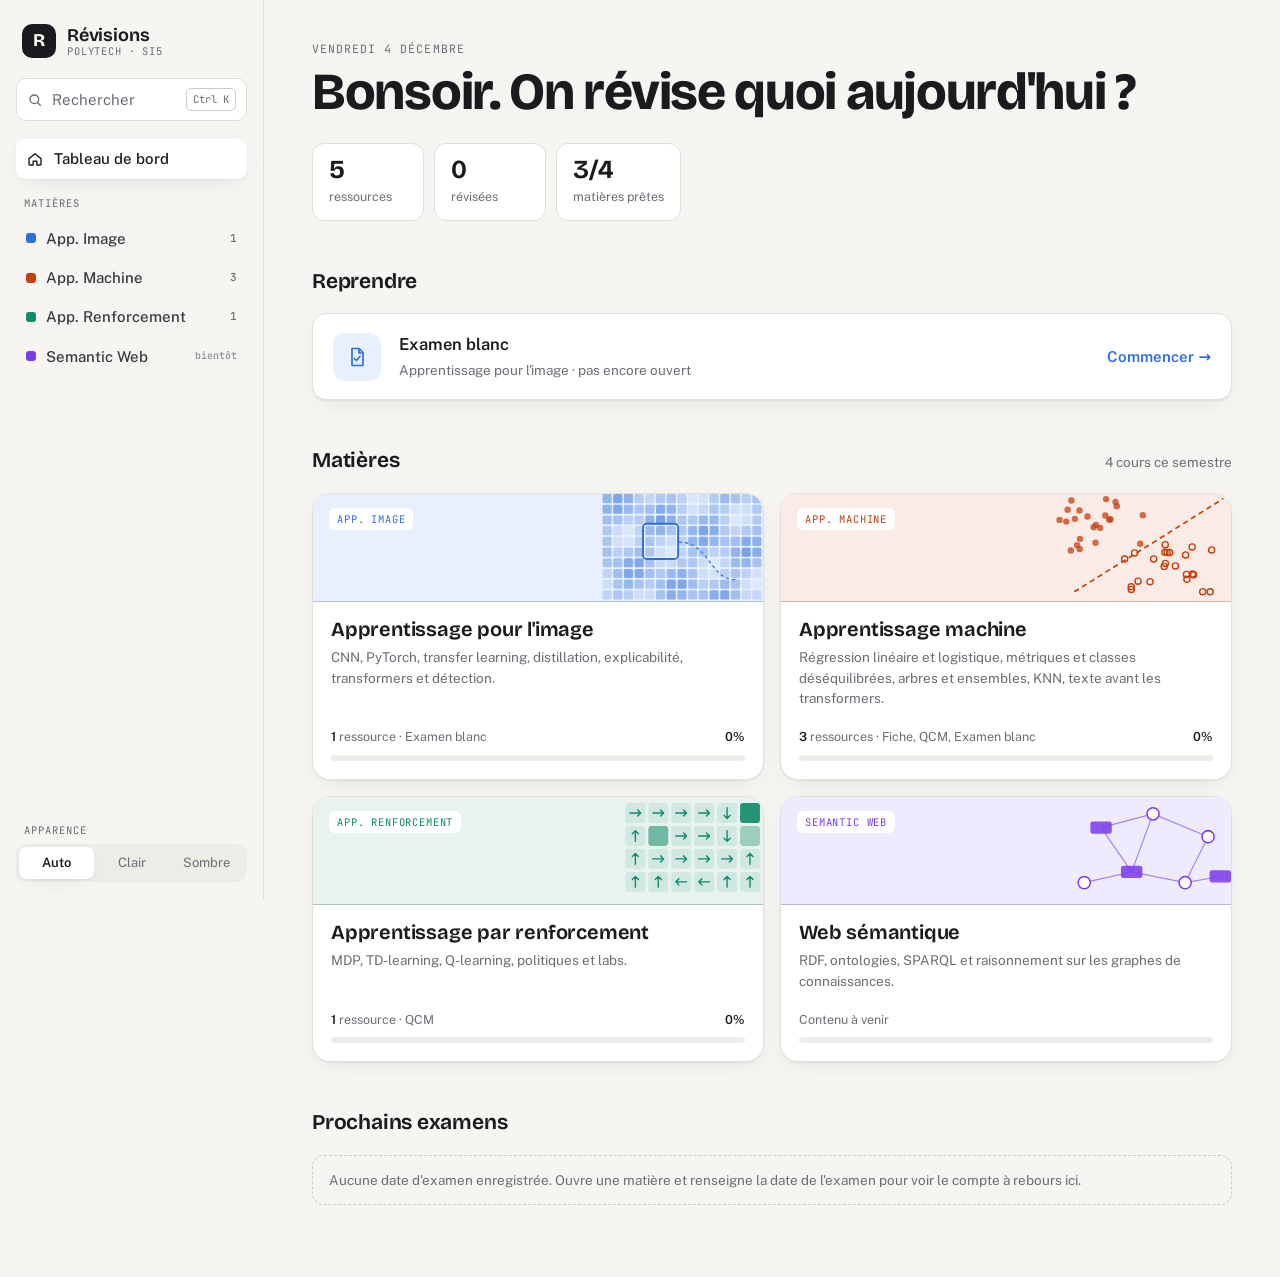
<file: index.html>
<!doctype html>
<html lang="fr">
<head>
<meta charset="utf-8">
<meta name="viewport" content="width=device-width,initial-scale=1,viewport-fit=cover">
<title>Révisions SI5</title>
<link rel="icon" href="data:image/svg+xml,%3Csvg xmlns='http://www.w3.org/2000/svg' viewBox='0 0 32 32'%3E%3Crect width='32' height='32' rx='8' fill='%231A1A1F'/%3E%3Cpath d='M10 23V9h6.5a4.5 4.5 0 0 1 0 9H10m6.5 0L22 23' stroke='%23F6F5F2' stroke-width='2.6' fill='none' stroke-linecap='round' stroke-linejoin='round'/%3E%3C/svg%3E">
<link rel="preconnect" href="https://fonts.googleapis.com">
<link rel="preconnect" href="https://fonts.gstatic.com" crossorigin>
<link rel="stylesheet" href="https://fonts.googleapis.com/css2?family=Bricolage+Grotesque:opsz,wght@12..96,500;12..96,650;12..96,750&family=Public+Sans:wght@400;500;600;700&family=JetBrains+Mono:wght@400;600&display=swap">
<link rel="stylesheet" href="site/style.css">
<script>
  /* Applique le thème avant le rendu pour éviter un flash */
  try { var t = JSON.parse(localStorage.getItem("revision-site-v1") || "{}").theme;
        if (t === "light" || t === "dark") document.documentElement.setAttribute("data-theme", t); } catch (e) {}
</script>
</head>
<body>
<div class="shell" id="shell">

  <!-- Barre mobile -->
  <header class="mobilebar">
    <button class="iconbtn" id="openNav" aria-label="Ouvrir le menu">
      <svg viewBox="0 0 24 24" width="20" height="20"><path d="M4 7h16M4 12h16M4 17h16" stroke="currentColor" stroke-width="2" stroke-linecap="round"/></svg>
    </button>
    <a class="brand brand--small" href="#/"><span class="brand__mark">R</span><span>Révisions SI5</span></a>
    <button class="iconbtn" data-action="search" aria-label="Rechercher">
      <svg viewBox="0 0 24 24" width="20" height="20"><circle cx="11" cy="11" r="6.5" stroke="currentColor" stroke-width="2" fill="none"/><path d="m16 16 4 4" stroke="currentColor" stroke-width="2" stroke-linecap="round"/></svg>
    </button>
  </header>

  <!-- Barre latérale -->
  <aside class="sidebar" id="sidebar" aria-label="Navigation">
    <a class="brand" href="#/">
      <span class="brand__mark">R</span>
      <span class="brand__text"><strong>Révisions</strong><small>Polytech · SI5</small></span>
    </a>

    <button class="searchbtn" data-action="search">
      <svg viewBox="0 0 24 24" width="16" height="16"><circle cx="11" cy="11" r="6.5" stroke="currentColor" stroke-width="2" fill="none"/><path d="m16 16 4 4" stroke="currentColor" stroke-width="2" stroke-linecap="round"/></svg>
      <span>Rechercher</span>
      <kbd>Ctrl K</kbd>
    </button>

    <nav class="nav">
      <a class="nav__item" href="#/" data-nav="home">
        <svg viewBox="0 0 24 24" width="18" height="18"><path d="M4 11.5 12 5l8 6.5V19a1 1 0 0 1-1 1h-4.5v-5h-5v5H5a1 1 0 0 1-1-1z" stroke="currentColor" stroke-width="1.8" fill="none" stroke-linejoin="round"/></svg>
        <span>Tableau de bord</span>
      </a>
      <p class="nav__label">Matières</p>
      <div id="navMatieres"></div>
    </nav>

    <div class="sidebar__foot">
      <p class="nav__label">Apparence</p>
      <div class="seg" role="radiogroup" aria-label="Thème" id="themeSeg">
        <button role="radio" data-theme-set="auto">Auto</button>
        <button role="radio" data-theme-set="light">Clair</button>
        <button role="radio" data-theme-set="dark">Sombre</button>
      </div>
    </div>
  </aside>
  <div class="scrim" id="scrim"></div>

  <!-- Contenu -->
  <main class="main" id="main" tabindex="-1"></main>
</div>

<!-- Palette de recherche -->
<div class="palette" id="palette" hidden>
  <div class="palette__box" role="dialog" aria-label="Recherche">
    <div class="palette__input">
      <svg viewBox="0 0 24 24" width="18" height="18"><circle cx="11" cy="11" r="6.5" stroke="currentColor" stroke-width="2" fill="none"/><path d="m16 16 4 4" stroke="currentColor" stroke-width="2" stroke-linecap="round"/></svg>
      <input id="paletteInput" type="text" placeholder="Une matière, un QCM, un chapitre…" autocomplete="off" spellcheck="false">
      <kbd>Échap</kbd>
    </div>
    <ul class="palette__list" id="paletteList" role="listbox"></ul>
  </div>
</div>

<script src="site/contenu.js"></script>
<script src="site/app.js"></script>
</body>
</html>
</file>
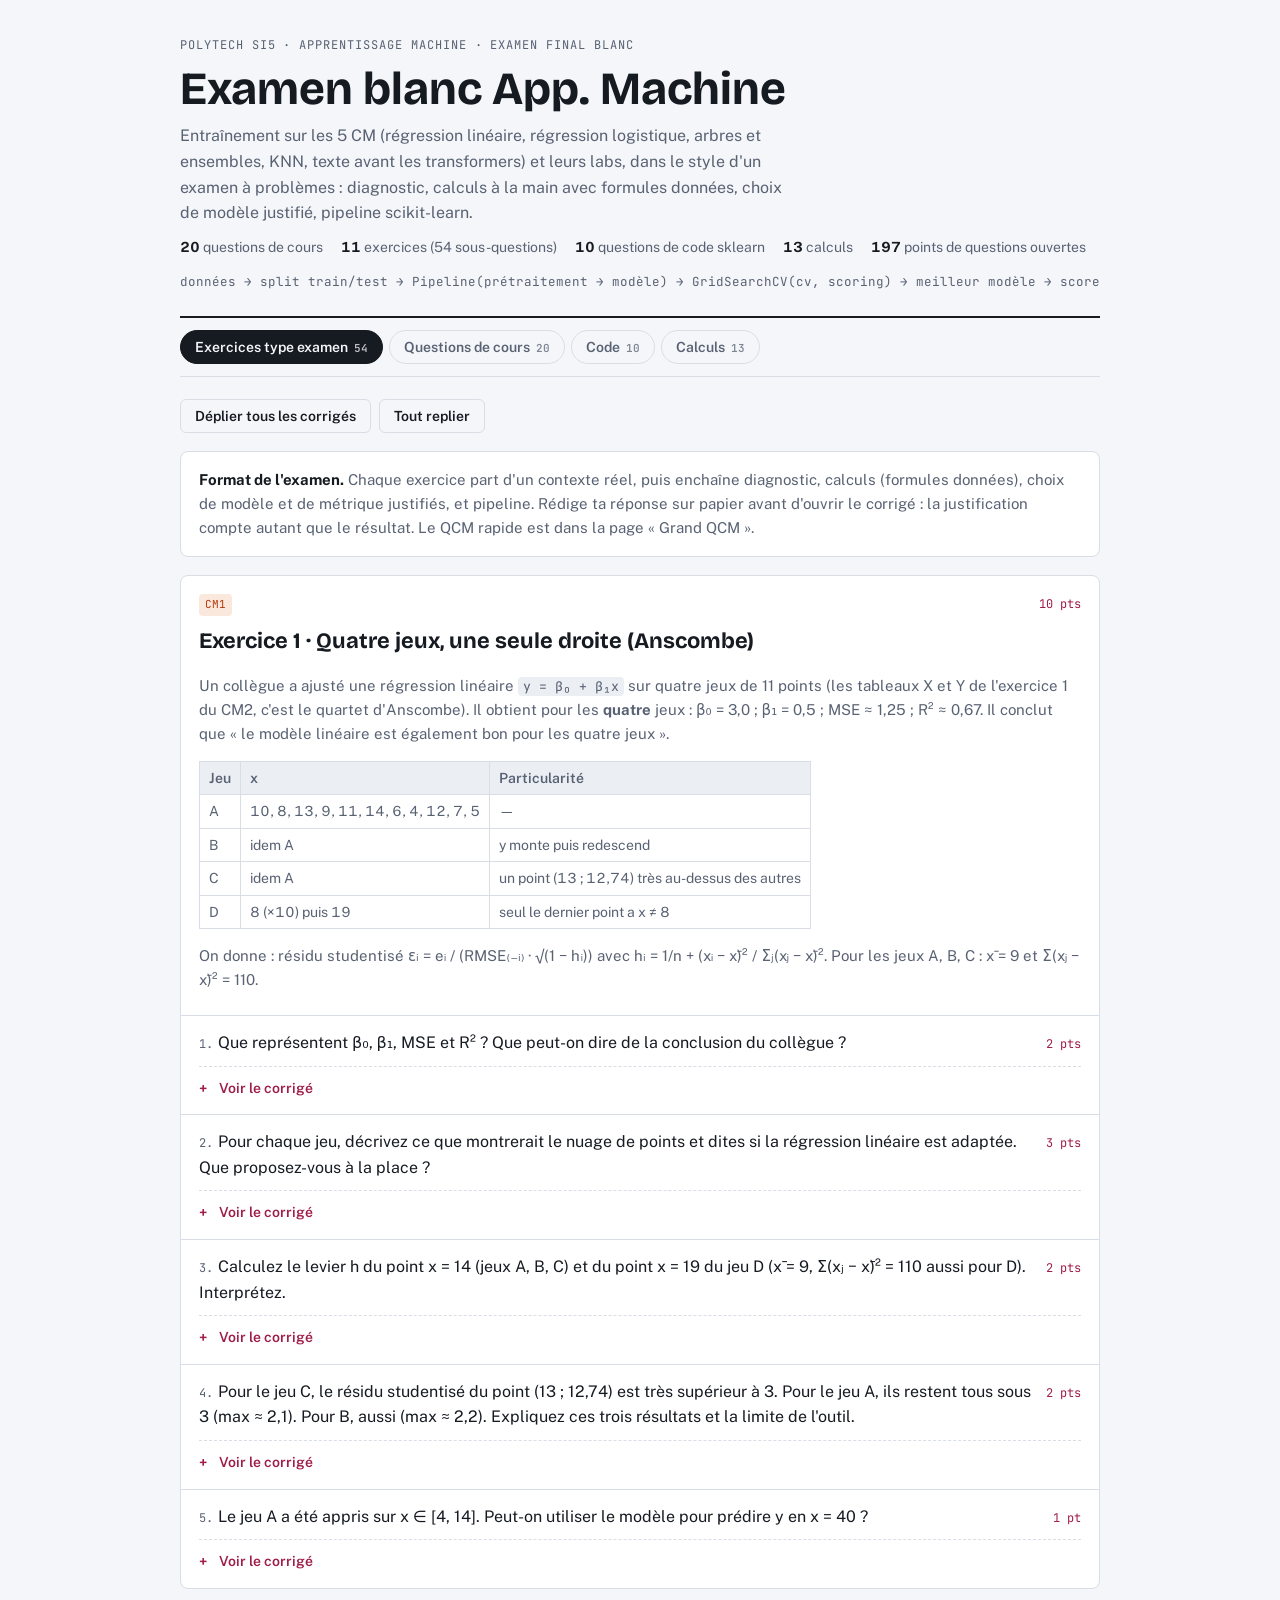
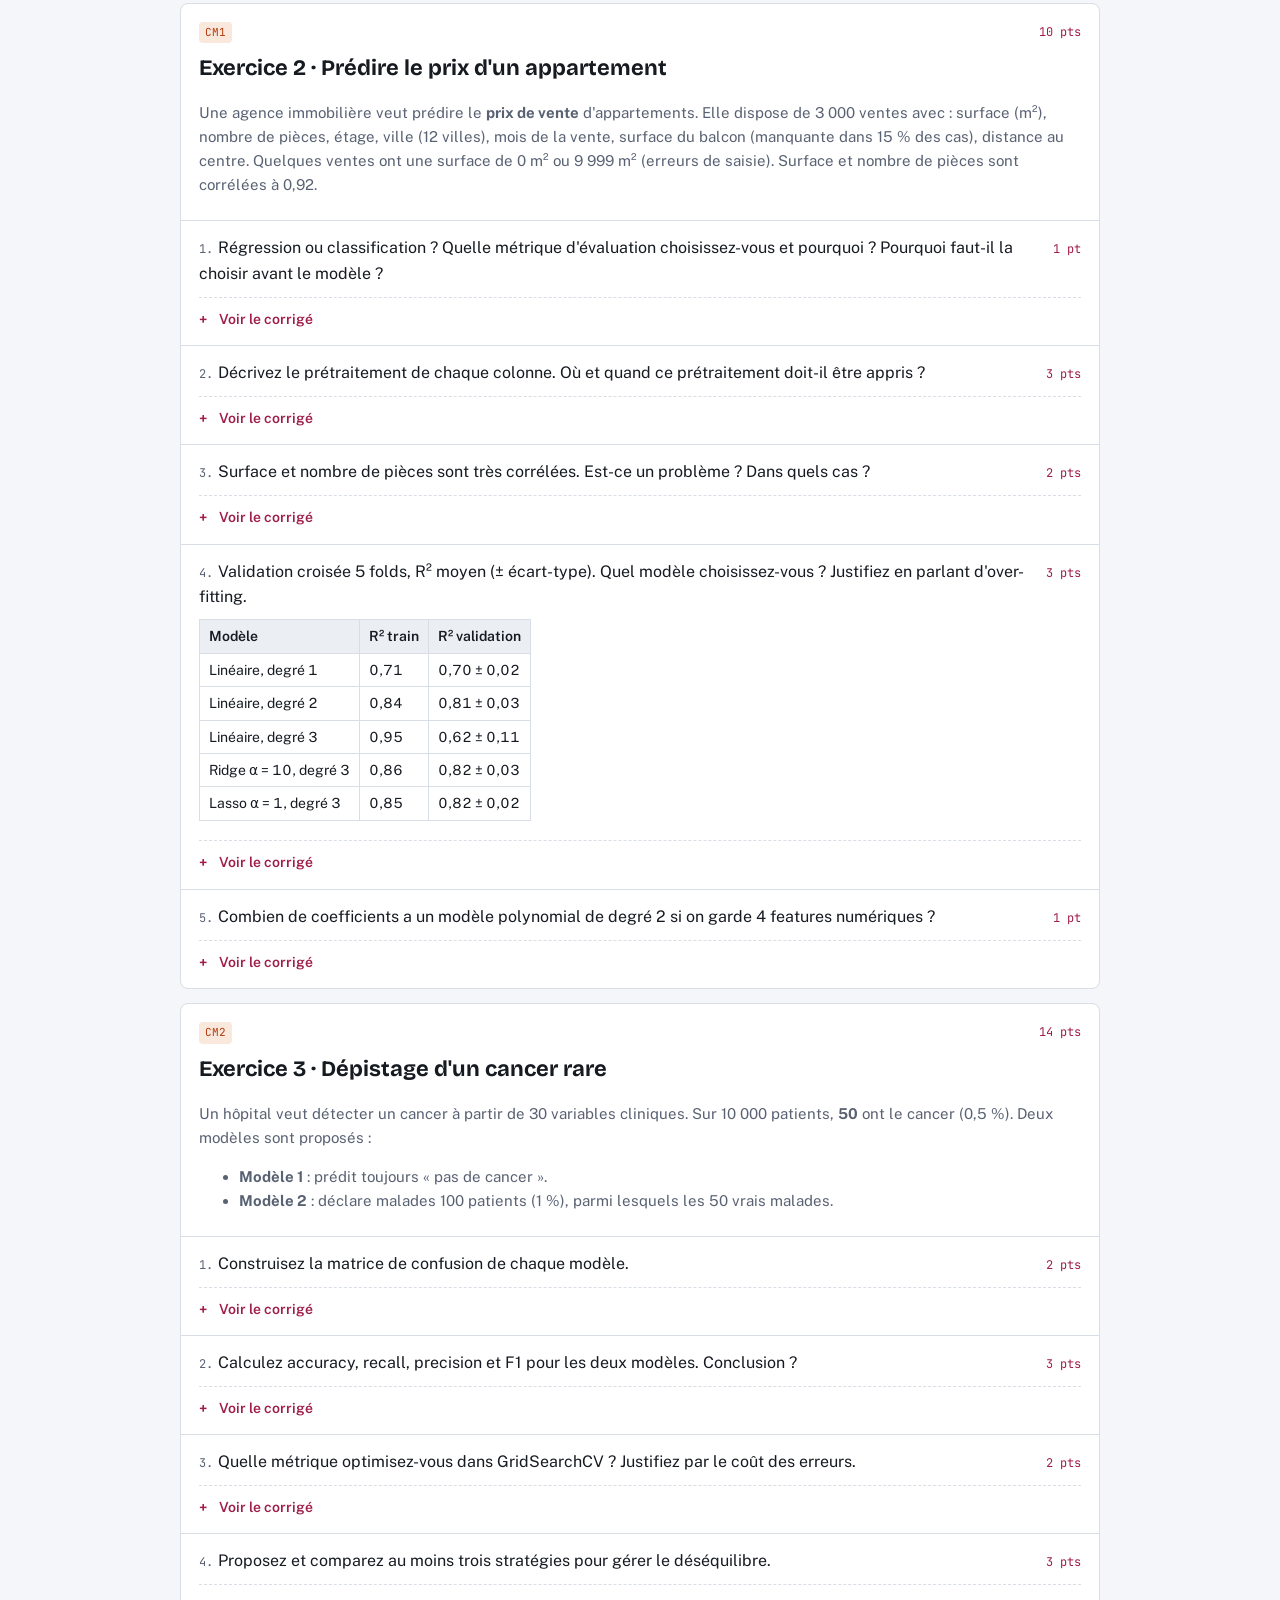
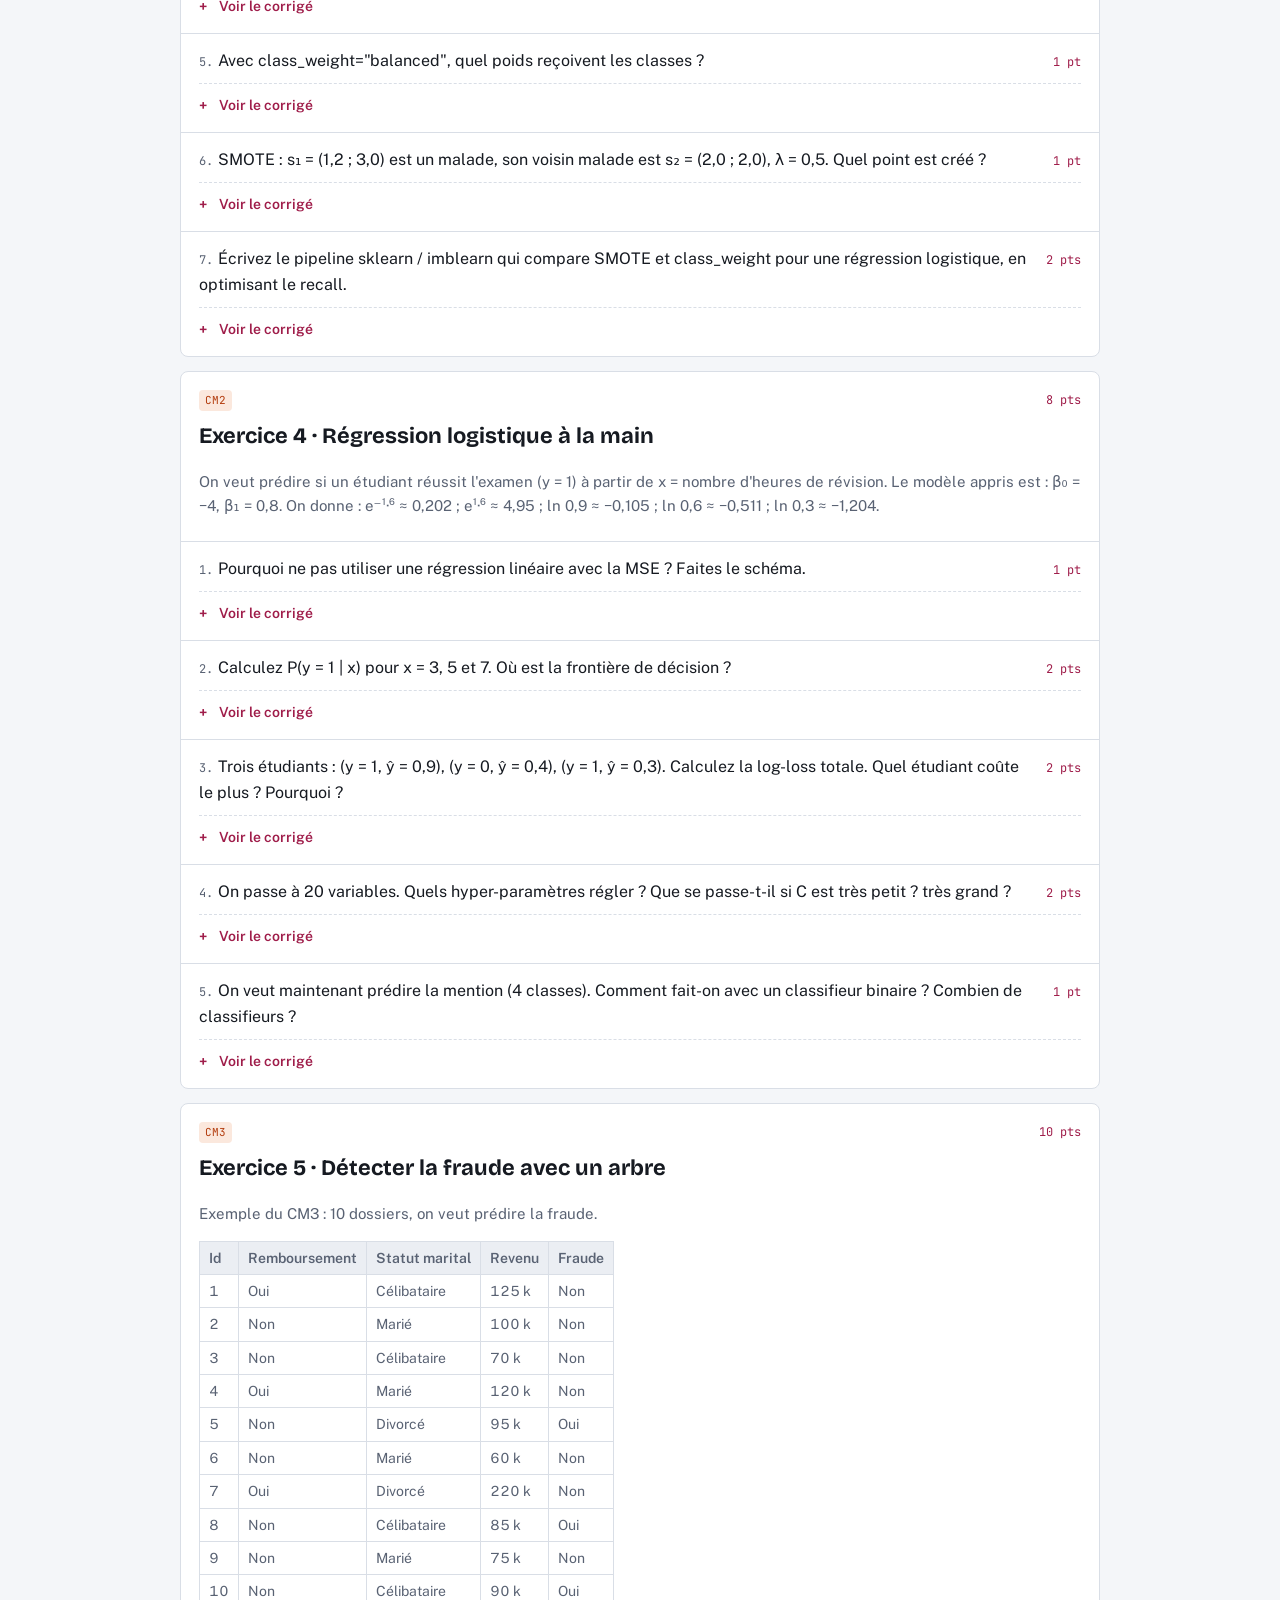
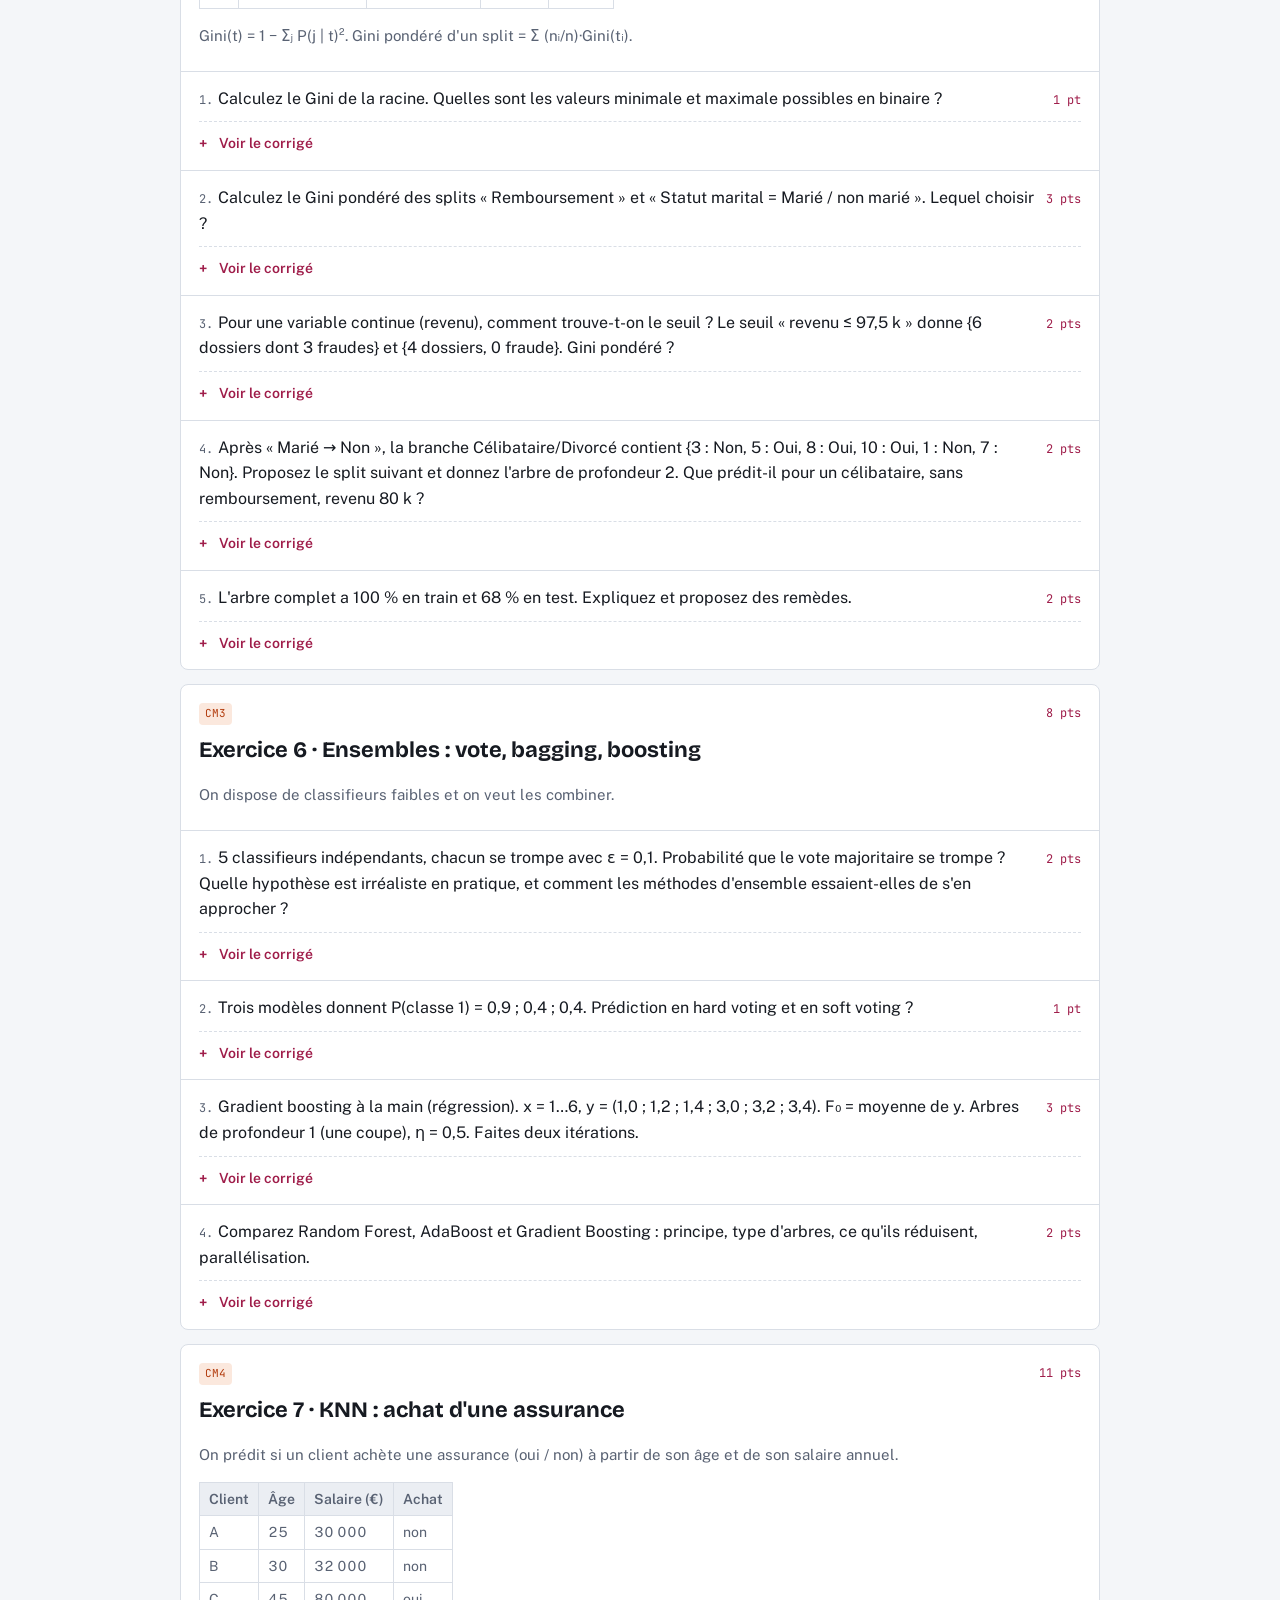
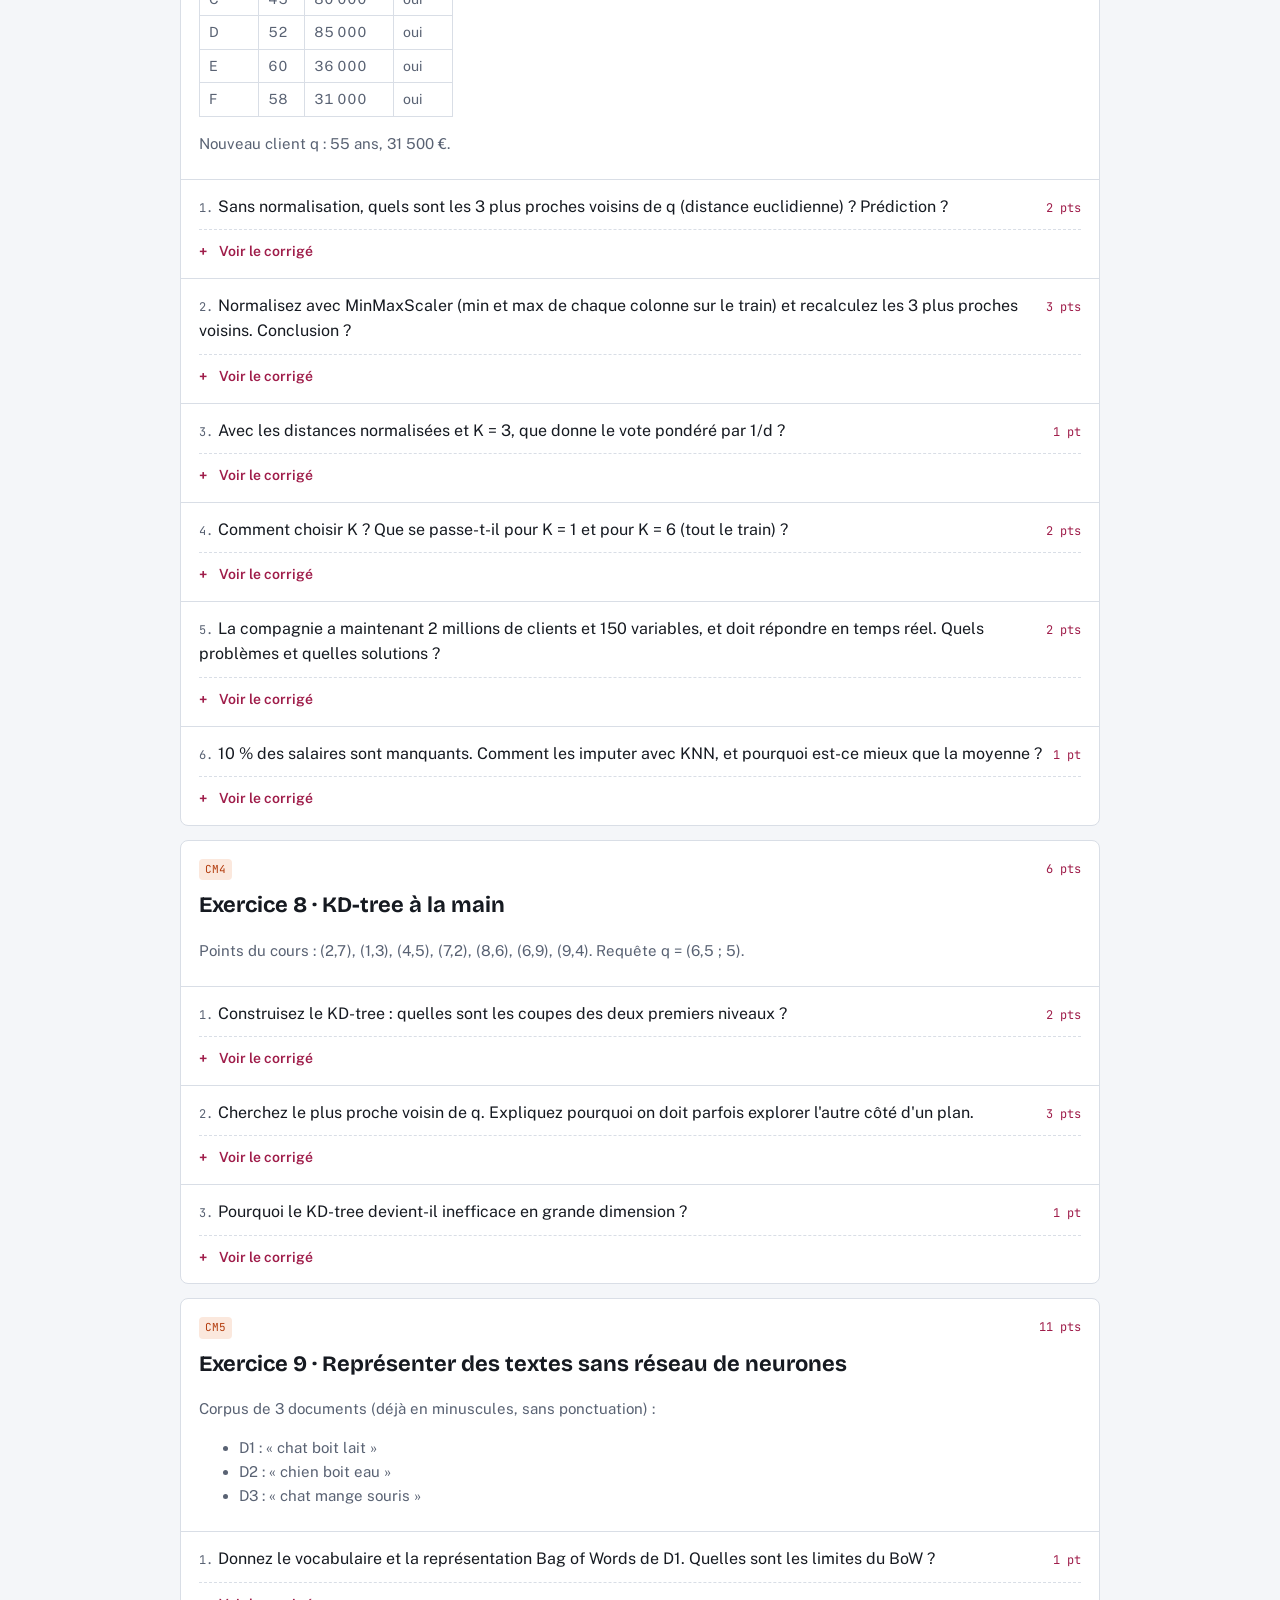
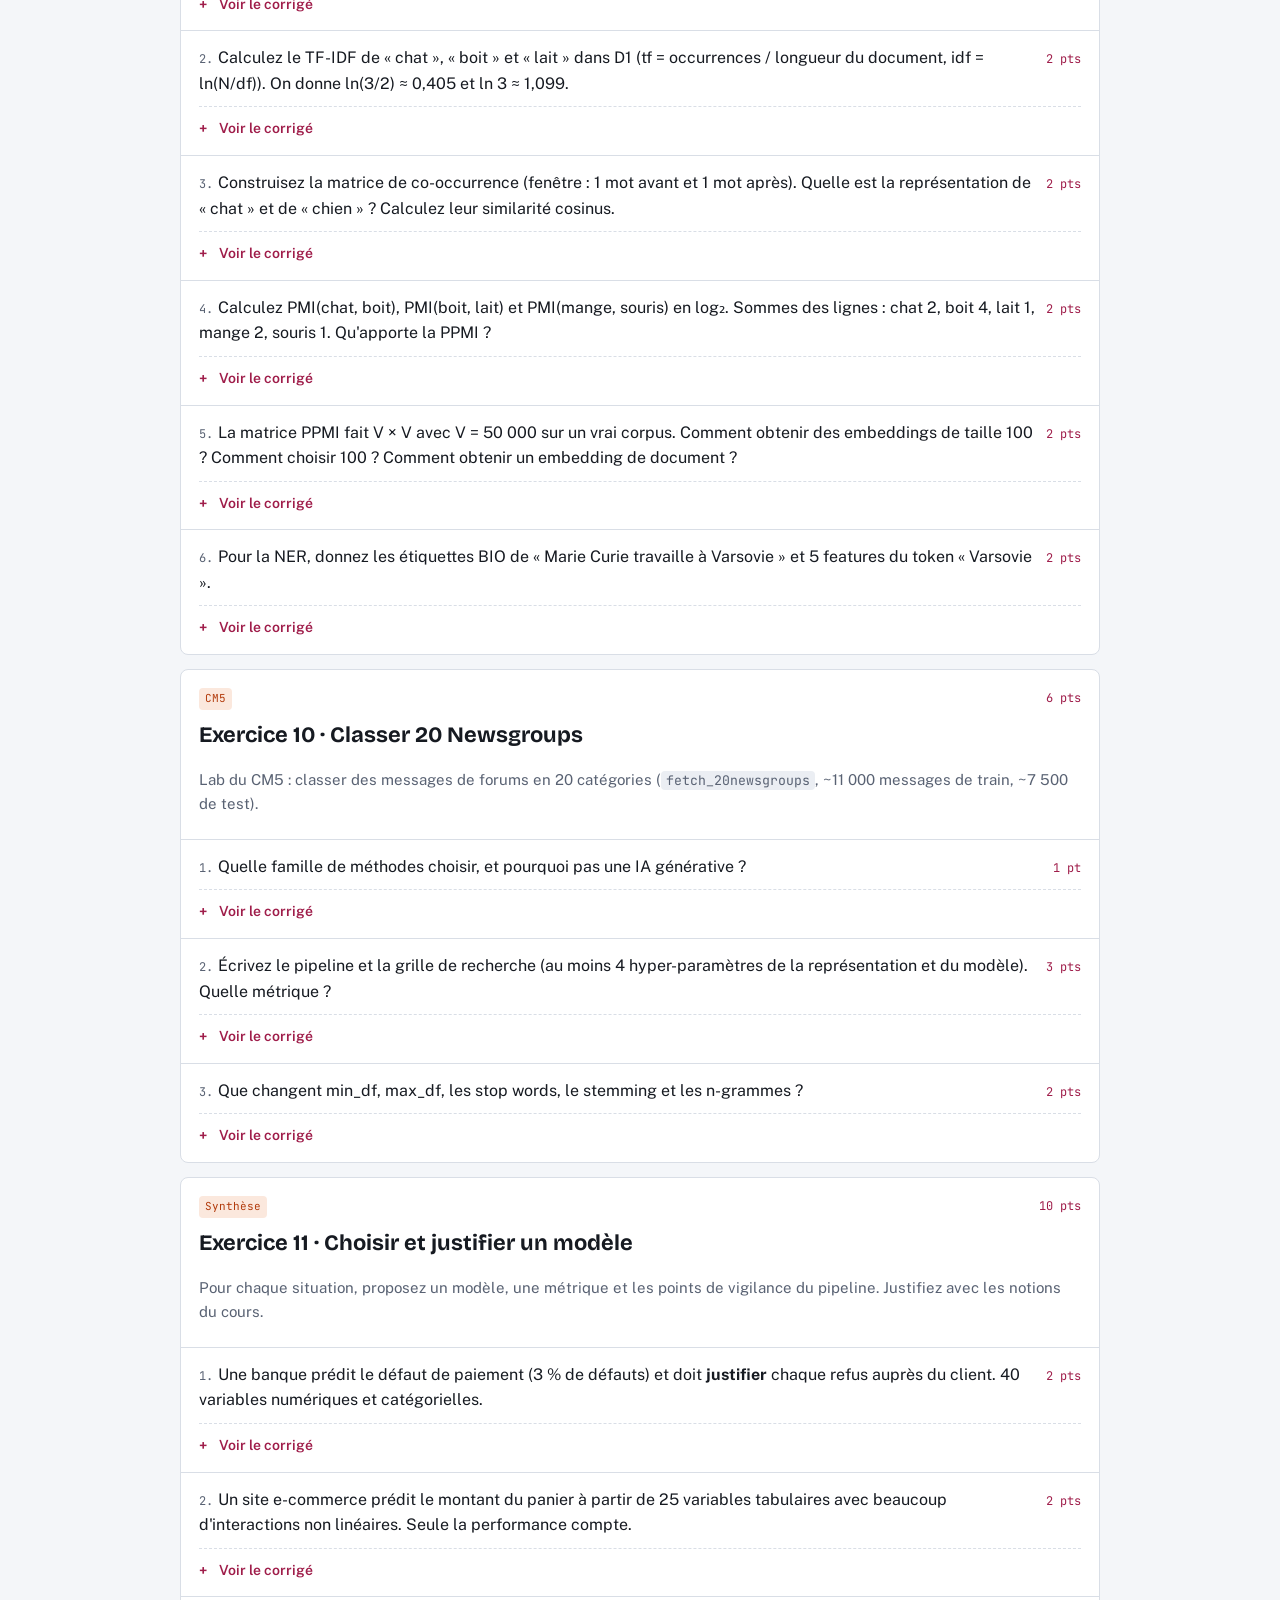
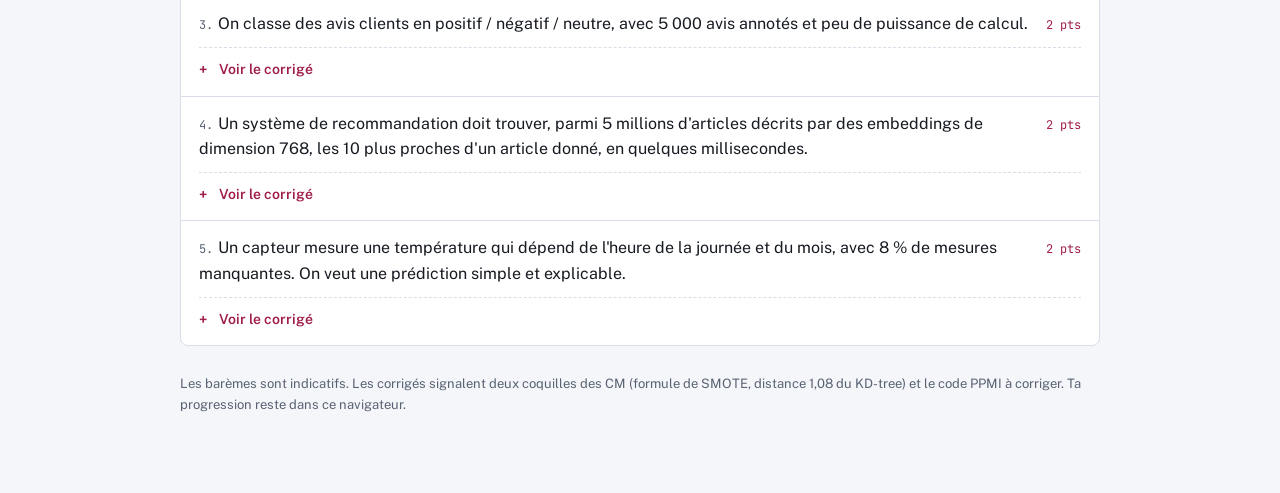
<file: matieres/examen-blanc.html>
<!doctype html><html><head><meta charset=utf8><meta name=viewport content="width=device-width,initial-scale=1,viewport-fit=cover"><style>:root{color-scheme:light;box-sizing:border-box;padding-top:env(safe-area-inset-top,0px);padding-bottom:env(safe-area-inset-bottom,0px)}html{scroll-padding-top:env(safe-area-inset-top,0px)}body{margin:0;padding:0;font:14px -apple-system,BlinkMacSystemFont,sans-serif;background:#fff;color:#000}img{max-width:100%}[hidden]:not([hidden=until-found i]){display:none!important}</style></head><body>
<title>Examen blanc App. Machine</title>
<meta name="claude:viewport-fit-sides" content="cover">
<link rel="preconnect" href="https://fonts.googleapis.com">
<link rel="preconnect" href="https://fonts.gstatic.com" crossorigin>
<link rel="stylesheet" href="https://fonts.googleapis.com/css2?family=Bricolage+Grotesque:opsz,wght@12..96,500;12..96,700&family=Public+Sans:ital,wght@0,400;0,600;0,700;1,400&family=JetBrains+Mono:wght@400;600&display=swap">
<style>
/* Layout : copie d'examen — en-tête sujet, onglets par type d'épreuve, cartes-questions avec barème, corrigé à déplier */
:root{
  --bg:#F4F6F9; --surface:#FFFFFF; --sunk:#EBEEF3; --ink:#161A21; --muted:#596273; --line:#D9DEE6;
  --accent:#B23A0B; --accent-soft:#FBE8DD; --pen:#9F1D4A; --pen-soft:#FBEAF0;
  --ok:#1D7A4C; --ok-soft:#E3F3EA; --bad:#B2281F; --bad-soft:#FBE8E6; --code:#0F1720; --code-ink:#DCE3EC;
  --f-display:"Bricolage Grotesque", "Avenir Next", "Segoe UI", system-ui, sans-serif;
  --f-body:"Public Sans", "Segoe UI", system-ui, -apple-system, sans-serif;
  --f-mono:"JetBrains Mono", ui-monospace, "SFMono-Regular", Menlo, Consolas, monospace;
}
@media (prefers-color-scheme: dark){ :root:not([data-theme="light"]){
  --bg:#10141A; --surface:#181D25; --sunk:#1F2530; --ink:#E6EAF0; --muted:#9AA4B4; --line:#2B323E;
  --accent:#F3A06E; --accent-soft:#3D2416; --pen:#F28AB0; --pen-soft:#33171F;
  --ok:#62C792; --ok-soft:#16291F; --bad:#F2887F; --bad-soft:#301A19; --code:#0A0E13; --code-ink:#DCE3EC; color-scheme:dark }}
:root[data-theme="dark"]{
  --bg:#10141A; --surface:#181D25; --sunk:#1F2530; --ink:#E6EAF0; --muted:#9AA4B4; --line:#2B323E;
  --accent:#F3A06E; --accent-soft:#3D2416; --pen:#F28AB0; --pen-soft:#33171F;
  --ok:#62C792; --ok-soft:#16291F; --bad:#F2887F; --bad-soft:#301A19; --code:#0A0E13; --code-ink:#DCE3EC; color-scheme:dark }
*{box-sizing:border-box}
body{background:var(--bg);color:var(--ink);font-family:var(--f-body);font-size:16px;line-height:1.6;
  padding-left:max(16px, env(safe-area-inset-left, 0px));padding-right:max(16px, env(safe-area-inset-right, 0px));padding-block:0 64px}
.wrap{max-width:920px;margin:0 auto}
header.sujet{padding-block:36px 20px;border-bottom:2px solid var(--ink);display:grid;gap:10px}
.eyebrow{font-family:var(--f-mono);font-size:12px;letter-spacing:.08em;text-transform:uppercase;color:var(--muted)}
h1{font-family:var(--f-display);font-weight:700;font-size:clamp(30px,5vw,46px);line-height:1.05;margin:0;text-wrap:balance}
.lede{margin:0;color:var(--muted);max-width:62ch}
.meta{display:flex;flex-wrap:wrap;gap:8px 18px;font-size:14px;color:var(--muted)}
.meta b{color:var(--ink);font-variant-numeric:tabular-nums}
.shape{font-family:var(--f-mono);font-size:12.5px;color:var(--muted);overflow-x:auto;white-space:nowrap;padding-block:4px}
nav.tabs{position:sticky;top:env(safe-area-inset-top, 0px);z-index:5;background:var(--bg);display:flex;gap:6px;overflow-x:auto;padding-block:12px;border-bottom:1px solid var(--line);margin-bottom:22px}
body::before{content:"";position:fixed;inset:0 0 auto;height:env(safe-area-inset-top, 0px);z-index:10;background:var(--bg)}
nav.tabs button{flex:0 0 auto;font:600 14px/1 var(--f-body);color:var(--muted);background:transparent;border:1px solid var(--line);border-radius:999px;padding:9px 14px;cursor:pointer}
nav.tabs button[aria-selected="true"]{background:var(--ink);color:var(--bg);border-color:var(--ink)}
nav.tabs button .n{font-family:var(--f-mono);font-size:11px;opacity:.75;margin-left:6px}
button:focus-visible,input:focus-visible,select:focus-visible,summary:focus-visible{outline:2px solid var(--accent);outline-offset:2px}
.toolbar{display:flex;flex-wrap:wrap;gap:10px;align-items:center;justify-content:space-between;margin-bottom:18px}
.toolbar .left{display:flex;flex-wrap:wrap;gap:8px;align-items:center}
.chip{font:600 13px/1 var(--f-body);border:1px solid var(--line);background:var(--surface);color:var(--muted);border-radius:6px;padding:7px 10px;cursor:pointer}
.chip[aria-pressed="true"]{background:var(--accent-soft);color:var(--accent);border-color:var(--accent)}
.btn{font:600 14px/1 var(--f-body);border:1px solid var(--ink);background:var(--ink);color:var(--bg);border-radius:6px;padding:9px 14px;cursor:pointer}
.btn.ghost{background:transparent;color:var(--ink);border-color:var(--line)}
.score{font-family:var(--f-mono);font-size:13px;color:var(--muted);font-variant-numeric:tabular-nums}
.score b{color:var(--ink)}
.intro{background:var(--surface);border:1px solid var(--line);border-radius:8px;padding:16px 18px;margin-bottom:18px;color:var(--muted);font-size:15px}
.intro b{color:var(--ink)}
.list{display:grid;gap:14px}
.q{background:var(--surface);border:1px solid var(--line);border-radius:8px;padding:18px 18px 14px;min-width:0}
.qhead{display:flex;gap:10px;align-items:baseline;justify-content:space-between;margin-bottom:8px}
.qnum{font-family:var(--f-mono);font-size:12px;color:var(--muted);letter-spacing:.04em}
.tag{font-family:var(--f-mono);font-size:11px;color:var(--accent);background:var(--accent-soft);border-radius:4px;padding:2px 6px;white-space:nowrap}
.pts{font-family:var(--f-mono);font-size:12px;color:var(--pen);white-space:nowrap}
.qtext{font-size:16px;min-width:0}
.qtext p{margin:.4em 0}
.qtext ul,.qtext ol,.corr ul,.corr ol{margin:.4em 0;padding-left:1.3em}
.opts{display:grid;gap:6px;margin:12px 0 8px}
.opt{display:flex;gap:10px;align-items:flex-start;border:1px solid var(--line);border-radius:6px;padding:9px 11px;cursor:pointer;background:var(--surface)}
.opt input{margin-top:5px;accent-color:var(--accent)}
.opt.good{border-color:var(--ok);background:var(--ok-soft)}
.opt.wrong{border-color:var(--bad);background:var(--bad-soft)}
.opt.missed{border-color:var(--ok);border-style:dashed}
.multi{font-size:12.5px;color:var(--muted);font-style:italic}
.actions{display:flex;gap:8px;flex-wrap:wrap;align-items:center;margin-top:6px}
.verdict{font-weight:700;font-size:14px}
.verdict.okv{color:var(--ok)} .verdict.badv{color:var(--bad)}
details.corr{margin-top:10px;border-top:1px dashed var(--line);padding-top:8px}
details.corr summary{cursor:pointer;font:600 14px var(--f-body);color:var(--pen);list-style:none;display:inline-flex;gap:6px;align-items:center}
details.corr summary::-webkit-details-marker{display:none}
details.corr summary::before{content:"+";font-family:var(--f-mono);display:inline-block;width:1em}
details.corr[open] summary::before{content:"–"}
.corrbody{margin-top:8px;padding:12px 14px;border-left:3px solid var(--pen);background:var(--pen-soft);border-radius:0 6px 6px 0;font-size:15px;min-width:0}
.corrbody p{margin:.45em 0}
.expl{margin-top:8px;padding:10px 12px;border-left:3px solid var(--pen);background:var(--pen-soft);border-radius:0 6px 6px 0;font-size:14.5px}
pre{background:var(--code);color:var(--code-ink);font-family:var(--f-mono);font-size:13px;line-height:1.55;padding:12px 14px;border-radius:6px;overflow-x:auto;margin:.6em 0;max-width:100%}
code{font-family:var(--f-mono);font-size:.88em}
:not(pre)>code{background:var(--sunk);padding:1px 5px;border-radius:4px}
table{border-collapse:collapse;font-size:14px;font-variant-numeric:tabular-nums}
.tw{overflow-x:auto;max-width:100%;margin:.6em 0}
th,td{border:1px solid var(--line);padding:5px 9px;text-align:left;vertical-align:top}
th{background:var(--sunk);font-weight:600}
.exo{background:var(--surface);border:1px solid var(--line);border-radius:8px;overflow:hidden}
.exo>.ehead{padding:18px 18px 8px}
.exo h2{font-family:var(--f-display);font-weight:700;font-size:22px;margin:4px 0 6px;text-wrap:balance}
.exo .ctx{color:var(--muted);font-size:15px}
.exo .sub{border-top:1px solid var(--line);padding:14px 18px}
.subq{display:flex;gap:10px;justify-content:space-between;align-items:baseline}
.subq .qtext{flex:1}
.hint{font-size:13px;color:var(--muted)}
.empty{color:var(--muted);padding:20px;text-align:center}
.foot{margin-top:28px;font-size:13px;color:var(--muted)}
.k{font-weight:700}
@media (max-width:560px){ .qhead{flex-wrap:wrap} .subq{flex-direction:column;gap:2px} }
@media (prefers-reduced-motion: no-preference){ details.corr[open] .corrbody{animation:fade .18s ease-out} @keyframes fade{from{opacity:.4}to{opacity:1}} }
</style>

<div class="wrap">
<header class="sujet">
  <div class="eyebrow">Polytech SI5 · Apprentissage machine · Examen final blanc</div>
  <h1>Examen blanc App. Machine</h1>
  <p class="lede">Entraînement sur les 5 CM (régression linéaire, régression logistique, arbres et ensembles, KNN, texte avant les transformers) et leurs labs, dans le style d'un examen à problèmes : diagnostic, calculs à la main avec formules données, choix de modèle justifié, pipeline scikit-learn.</p>
  <div class="meta" id="meta"></div>
  <div class="shape">données → split train/test → Pipeline(prétraitement → modèle) → GridSearchCV(cv, scoring) → meilleur modèle → score(test) une seule fois</div>
</header>
<nav class="tabs" role="tablist" id="tabs"></nav>
<main id="main"></main>
<p class="foot">Les barèmes sont indicatifs. Les corrigés signalent deux coquilles des CM (formule de SMOTE, distance 1,08 du KD-tree) et le code PPMI à corriger. Ta progression reste dans ce navigateur.</p>
</div>
<script>
const esc = s => s.replace(/&/g,"&amp;").replace(/</g,"&lt;").replace(/>/g,"&gt;");
const C = s => `<pre><code>${esc(s.replace(/^\n/,"").replace(/\s+$/,""))}</code></pre>`;
const T = (head, rows) => `<div class="tw"><table><thead><tr>${head.map(h=>`<th>${h}</th>`).join("")}</tr></thead><tbody>${rows.map(r=>`<tr>${r.map(c=>`<td>${c}</td>`).join("")}</tr>`).join("")}</tbody></table></div>`;
const DATA = { cours: [], qcm: [], exos: [], code: [], calc: [] };
DATA.cours = [
{cm:"CM1", pts:2, q:`Que cherche-t-on à faire en machine learning supervisé ? Différence entre régression et classification ?`,
a:`<ul><li>À partir de couples (X, y), trouver f telle que f(X) = y' minimise (ou maximise) une métrique M(y, y'). La métrique doit être connue avant de choisir le modèle.</li>
<li>Régression : y continu (prix, glycémie). Classification : y discret (spam / non spam, espèce d'iris).</li></ul>`},
{cm:"CM1", pts:3, q:`Donnez les deux façons de trouver les coefficients d'une régression linéaire, avec leurs avantages et inconvénients.`,
a:`<ul><li><b>Algèbre linéaire</b> : β̂ = (XᵀX)⁻¹Xᵀy. Exacte en un calcul. Mais l'inversion coûte cher (~p³) et XᵀX doit être inversible (pas de colinéarité parfaite).</li>
<li><b>Descente de gradient</b> : on minimise J(β) = 1/(2m) Σ(f(xᵢ) − yᵢ)² en suivant −∇J jusqu'au point de gradient nul. Passe à l'échelle, marche pour des coûts sans solution fermée (Lasso, log-loss). Demande un learning rate, des itérations, et des features normalisées pour bien converger.</li></ul>`},
{cm:"CM1", pts:3, q:`Expliquez Ridge, Lasso et Elastic-Net. À quoi servent-ils ? Lequel fait de la sélection de variables ?`,
a:`<ul><li>On ajoute une pénalité sur la norme des coefficients : J(β) = α‖β‖ + MSE, pour réduire l'over-fitting.</li>
<li>Ridge : L2 = ‖β‖₂². Rétrécit les coefficients, ne les annule pas, stabilise en cas de colinéarité.</li>
<li>Lasso : L1 = ‖β‖₁. Met des coefficients exactement à 0 : <b>sélection de variables</b>.</li>
<li>Elastic-Net : ρL1 + (1 − ρ)L2, compromis.</li>
<li>α grand = régularisation forte (under-fitting possible) ; α choisi par validation croisée ; features à normaliser.</li></ul>`},
{cm:"CM1", pts:3, q:`Décrivez le pipeline ML en validation croisée du cours. Pourquoi le prétraitement est-il fait sur chaque fold ?`,
a:`<ol><li>Fixer les hyper-paramètres à évaluer.</li><li>Séparer train / test.</li>
<li>Pour chaque jeu d'hyper-paramètres et chaque fold : outliers (suppression / cap), valeurs manquantes (suppression / imputation), représentation (normalisation, OneHot, polaire, TF-IDF / embeddings), apprentissage, évaluation.</li>
<li>Moyenne et écart-type des évaluations ; choix des hyper-paramètres ; évaluation finale unique sur le test.</li></ol>
<p>Sur chaque fold, pour éviter la <b>fuite d'information</b> : si le scaler ou l'imputeur voit les données de validation, le score est trop optimiste.</p>`},
{cm:"CM1", pts:2, q:`Outlier et point isolé : définitions, effet sur la régression, détection.`,
a:`<ul><li>Outlier : point au milieu des autres (en x) mais avec une grande erreur de prédiction. Détecté par un résidu studentisé > 3.</li>
<li>Point isolé : point loin des autres en x ; levier hᵢ élevé (jusqu'à 1). Il peut fixer seul la pente même avec un résidu nul.</li>
<li>Les deux modifient la pente. Exemples : Anscombe C (outlier), D (point isolé).</li></ul>`},
{cm:"CM1", pts:2, q:`Colinéarité et normalisation : quand sont-elles utiles en régression linéaire ?`,
a:`<p>Inutiles si on cherche seulement à prédire avec une régression linéaire simple. Utiles pour (1) <b>expliquer le poids</b> de chaque feature (coefficients comparables et stables) et (2) faciliter la <b>convergence</b> en Ridge / Lasso (et la pénalité dépend de l'échelle). Colinéarité détectée par la corrélation entre features (ou groupes de features).</p>`},
{cm:"CM1", pts:2, q:`Qu'est-ce que le R² ? Comment l'interpréter ? Peut-il être négatif ?`,
a:`<p>R² = 1 − Σ(yᵢ − ŷᵢ)² / Σ(yᵢ − ȳ)² : part de la variance de y expliquée par le modèle. Proche de 1 : prédictions proches des vraies valeurs ; proche de 0 : pas mieux que prédire ȳ. Sur un jeu de test, il peut être <b>négatif</b> si le modèle est pire que la moyenne. C'est ce que renvoie <code>score()</code> d'un régresseur sklearn.</p>`},
{cm:"CM1", pts:2, q:`Comment vérifier qu'un problème peut être résolu par régression linéaire ?`,
a:`<ul><li>Tracer y en fonction de x et le graphe des résidus : pas de structure (courbe, entonnoir).</li>
<li>Résidus studentisés : εᵢ = eᵢ / (RMSE₍₋ᵢ₎√(1 − hᵢ)), on divise l'erreur par le RMSE du modèle sans la donnée i. |εᵢ| < 3 pour tous les points.</li>
<li>Regarder les leviers hᵢ (points isolés).</li>
<li>Le R² et la MSE seuls ne suffisent pas (quartet d'Anscombe).</li></ul>`},
{cm:"CM2", pts:3, q:`Expliquez la régression logistique : modèle, interprétation, frontière de décision, fonction de coût.`,
a:`<ul><li>f(x) = σ(β₀ + β₁x) = 1/(1 + e^−(β₀+β₁x)), interprétée comme P(y = 1 | x).</li>
<li>Classe 1 si β₀ + β₁x ≥ 0, sinon 0 : frontière <b>linéaire</b>. Sans besoin de probabilité, le signe suffit.</li>
<li>Perte : log-loss J(β) = −Σ[yᵢ log ŷᵢ + (1 − yᵢ) log(1 − ŷᵢ)], convexe ; la MSE avec une sigmoïde serait non convexe et mal adaptée.</li>
<li>Régularisation L1 / L2 / Elastic-Net, avec C = 1/λ.</li></ul>`},
{cm:"CM2", pts:3, q:`Définissez la matrice de confusion, l'accuracy, le recall, la precision et le F1. Quand utiliser chacun ?`,
a:`${T(["Métrique","Formule","Quand"],[["Accuracy","(TP+TN)/total","Classes équilibrées, erreurs de même coût"],["Recall","TP/(TP+FN)","Rater un positif est grave (maladie, fraude)"],["Precision","TP/(TP+FP)","Une fausse alerte est coûteuse (spam)"],["F1","2PR/(P+R)","Compromis, classes déséquilibrées"]])}`},
{cm:"CM2", pts:3, q:`Classes non balancées : pourquoi est-ce un problème et quelles solutions le cours propose-t-il ?`,
a:`<ul><li>Le modèle et l'accuracy sont dominés par la classe majoritaire (99,5 % en prédisant toujours « sain »).</li>
<li>Rééquilibrer les données : oversampling, undersampling, SMOTE (Chawla 2002), Borderline-SMOTE (Han 2005, près de la frontière), ADASYN (He 2008, là où la majorité domine).</li>
<li>Pénaliser la classe majoritaire : <code>class_weight</code> (dict ou "balanced" = n_samples / (n_classes × bincount(y)) ; défaut None).</li>
<li>Choisir une métrique adaptée, StratifiedKFold, ne jamais rééquilibrer le test.</li></ul>`},
{cm:"CM2", pts:2, q:`Comment traiter un problème multi-classe avec des classifieurs binaires ?`,
a:`<ul><li><b>OvR</b> (One-vs-Rest) : K classifieurs, chacun donne une probabilité d'appartenance à sa classe ; on garde le max.</li>
<li><b>OvO</b> (One-vs-One) : K(K − 1)/2 classifieurs, un par paire, chacun vote ; on garde la classe la plus votée.</li></ul>`},
{cm:"CM3", pts:3, q:`Comment un arbre de décision est-il construit ? Comment prédit-il (predict et predict_proba) ?`,
a:`<ul><li>Récursivement : à chaque nœud on teste tous les splits possibles (feature + seuil) et on garde celui qui fait le plus baisser le Gini pondéré Σ(nᵢ/n)Gini(tᵢ), avec Gini(t) = 1 − ΣP(j|t)².</li>
<li>On s'arrête sur un nœud pur ou selon max_depth / min_samples_*.</li>
<li>predict : classe majoritaire de la feuille ; predict_proba : proportions des classes dans la feuille.</li>
<li>Frontière : rectangles parallèles aux axes. Solution non unique, tendance à l'over-fitting, sensible au déséquilibre (class_weight).</li></ul>`},
{cm:"CM3", pts:3, q:`Expliquez bagging et boosting. Donnez un algorithme de chaque.`,
a:`<ul><li><b>Bagging</b> : en parallèle, sur des jeux tirés avec remise (même taille, certaines observations dupliquées, d'autres absentes) ; Random Forest ajoute √M features par split ; vote hard ou soft. Réduit la variance.</li>
<li><b>Boosting</b> : en séquence sur le même jeu, chaque modèle corrige le précédent. AdaBoost : repondère les observations mal classées, chaque arbre a un poids selon sa qualité. Gradient Boosting : chaque arbre (profondeur 1–2) apprend le résidu, prédiction = somme pondérée par η petit. Réduit le biais.</li></ul>`},
{cm:"CM4", pts:3, q:`Expliquez KNN : principe, choix de K, normalisation, distance, curse of dimensionality.`,
a:`<ul><li>Distances à tous les points d'entraînement, K plus proches, vote (classification) ou moyenne (régression), éventuellement pondéré par 1/d.</li>
<li>K petit : variance élevée ; K grand : biais élevé ; choisi en CV.</li>
<li>Normalisation indispensable (une feature à grande échelle domine la distance).</li>
<li>Distance euclidienne, Manhattan, Minkowski : change les voisins.</li>
<li>Grande dimension : distances peu informatives → PCA / LDA avant KNN.</li></ul>`},
{cm:"CM4", pts:3, q:`Pourquoi KNN est-il « lazy » ? Citez les 4 leviers pour accélérer la prédiction.`,
a:`<p>Il mémorise seulement les données : entraînement quasi instantané, mais chaque prédiction calcule n distances.</p>
<ol><li>Réduire le nombre d'observations (échantillonnage).</li><li>Structure de recherche : KD-tree (coupes à la médiane en alternant les axes, élagage par la distance au plan), Ball tree.</li><li>Réduire les dimensions (PCA → KNN).</li><li>Recherche approximative (Annoy : arbres à coupes aléatoires, candidats puis distances exactes).</li></ol>`},
{cm:"CM5", pts:3, q:`Présentez trois méthodes de tokenisation.`,
a:`<ul><li><b>Séparateurs</b> (espace, ponctuation) : pas d'entraînement.</li>
<li><b>BPE</b> (GPT) : on part des caractères et on fusionne itérativement la paire la plus fréquente ; à l'usage, on applique les fusions dans l'ordre appris.</li>
<li><b>WordPiece</b> (BERT) : on fusionne la paire qui maximise P(ab)/(P(a)P(b)) ; à l'usage, on cherche la plus longue sous-chaîne connue.</li></ul>
<p>Les deux derniers s'entraînent sur un corpus externe ou le train, et gèrent les mots inconnus par sous-mots.</p>`},
{cm:"CM5", pts:3, q:`BoW et TF-IDF : principe, formules, comment réduire la taille du vecteur ?`,
a:`<ul><li>BoW : compte des occurrences de chaque mot du vocabulaire. Perd l'ordre (→ n-grammes).</li>
<li>TF-IDF(t, d) = tf(t, d) × log(N / df(t)), tf = occurrences / longueur du document : un mot présent partout est peu discriminant.</li>
<li>Réduction : minuscules, min_df, max_df, taille fixe du vocabulaire, stop words, stemming (statistique, peut inventer des mots, conseillé) ou lemmatisation (linguistique, mots existants).</li></ul>`},
{cm:"CM5", pts:3, q:`Comment obtenir un embedding de mot sans réseau de neurones ?`,
a:`<ol><li>Matrice de co-occurrence (contexte = N mots avant et après).</li>
<li>PPMI : PMI(w, c) = log P(w, c)/(P(w)P(c)), PPMI = max(PMI, 0), pour corriger l'effet des mots fréquents.</li>
<li>SVD X = UΣVᵀ, réduction au rang k : embedding = U_kΣ_k.</li></ol>
<p>Embedding de texte : moyenne des embeddings des mots, éventuellement pondérée par le TF-IDF.</p>`},
{cm:"CM5", pts:2, q:`Comment faire de la NER avec un modèle de ML classique ?`,
a:`<p>Phrase → tokens → features du token et de son contexte (token, voisins, majuscule, chiffres, préfixe / suffixe, POS) → classifieur → étiquette BIO par token (B-PER, I-PER, B-LOC, O…). Bonnes performances si le contexte est bien défini ; un CRF améliore beaucoup en modélisant les transitions entre étiquettes.</p>`}
];

DATA.code.push(
{cm:"CM1", pts:2, title:"Score d'un régresseur",
q:`${C(`
lr = LinearRegression()
lr.fit(X, y)
pred = lr.predict(X)
print("train score =", lr.score(X, y))
`)}<p>Que vaut ce score ? Quels sont les deux problèmes de cette évaluation ?</p>`,
a:`<ul><li>C'est le <b>R²</b>.</li><li>Il est calculé sur les données d'apprentissage : il mesure l'ajustement, pas la généralisation (un modèle qui over-fitte aura un très bon score).</li><li>Il faut séparer train / test et évaluer en validation croisée, avec la métrique choisie (R², MAE, RMSE).</li></ul>`},
{cm:"CM1", pts:3, title:"Lab Diabetes complet",
q:`<p>Écrivez la recherche d'hyper-paramètres du lab Diabetes : régression linéaire, Ridge ou Lasso, valeur d'alpha, degré du polynôme, métrique RMSE.</p>`,
a:`${C(`
from sklearn.datasets import load_diabetes
from sklearn.model_selection import train_test_split, GridSearchCV, KFold
from sklearn.pipeline import Pipeline
from sklearn.preprocessing import PolynomialFeatures, StandardScaler
from sklearn.linear_model import LinearRegression, Ridge, Lasso

X, y = load_diabetes(return_X_y=True)
print(X.shape)                       # (442, 10)
X_tr, X_te, y_tr, y_te = train_test_split(X, y, test_size=0.2, random_state=0)

pipe = Pipeline([("poly", PolynomialFeatures()),
                 ("sc", StandardScaler()),
                 ("reg", LinearRegression())])
alphas = [0.01, 0.1, 1, 10, 100]
grid = [
  {"poly__degree": [1, 2, 3], "reg": [LinearRegression()]},
  {"poly__degree": [1, 2, 3], "reg": [Ridge(), Lasso(max_iter=10000)], "reg__alpha": alphas},
]
gs = GridSearchCV(pipe, grid, cv=KFold(5, shuffle=True, random_state=0),
                  scoring="neg_root_mean_squared_error")
gs.fit(X_tr, y_tr)
print(gs.best_params_, -gs.best_score_)
print("RMSE test =", -gs.score(X_te, y_te))
`)}<p>Les scores d'erreur sont <b>négatifs</b> dans sklearn (convention « plus grand = mieux »), d'où le signe moins.</p>`},
{cm:"CM2", pts:2, title:"Accuracy trompeuse",
q:`${C(`
lr = LogisticRegression().fit(X_train, y_train)   # 1 % de positifs
print(lr.score(X_test, y_test))                   # 0.99
`)}<p>Le modèle est-il bon ? Que faut-il afficher ?</p>`,
a:`<p>On ne peut pas conclure : score() est l'accuracy, et prédire toujours 0 donne déjà 0,99. Il faut afficher la matrice de confusion et les métriques par classe :</p>${C(`
from sklearn.metrics import confusion_matrix, classification_report
y_pred = lr.predict(X_test)
print(confusion_matrix(y_test, y_pred))
print(classification_report(y_test, y_pred))   # precision, recall, f1 par classe
`)}`},
{cm:"CM2", pts:2, title:"Changer le seuil",
q:`<p>Écrivez le code qui prédit la classe 1 dès que P(y = 1 | x) ≥ 0,3. Quel est l'effet attendu ?</p>`,
a:`${C(`
proba = lr.predict_proba(X_test)[:, 1]     # colonne de la classe 1
y_pred = (proba >= 0.3).astype(int)
`)}<p>Plus de positifs prédits : recall ↑, precision ↓. Le seuil se choisit sur la validation (courbe precision / recall), pas sur le test.</p>`},
{cm:"CM2", pts:3, title:"Lab Iris déséquilibré",
q:`<p>Rendez Iris déséquilibré (on garde 50 setosa, 10 versicolor, 10 virginica), puis comparez undersampling, oversampling, SMOTE et class_weight pour une régression logistique.</p>`,
a:`${C(`
import numpy as np
from sklearn.datasets import load_iris
from imblearn.pipeline import Pipeline
from imblearn.over_sampling import RandomOverSampler, SMOTE
from imblearn.under_sampling import RandomUnderSampler
from sklearn.preprocessing import StandardScaler
from sklearn.linear_model import LogisticRegression
from sklearn.model_selection import GridSearchCV, StratifiedKFold

X, y = load_iris(return_X_y=True)
rng = np.random.default_rng(0)
idx = np.r_[np.where(y == 0)[0],
            rng.choice(np.where(y == 1)[0], 10, replace=False),
            rng.choice(np.where(y == 2)[0], 10, replace=False)]
X, y = X[idx], y[idx]
print(np.bincount(y))            # [50 10 10]

pipe = Pipeline([("sc", StandardScaler()), ("bal", "passthrough"),
                 ("lr", LogisticRegression(max_iter=5000))])
grid = {"bal": ["passthrough", RandomUnderSampler(random_state=0),
                RandomOverSampler(random_state=0), SMOTE(k_neighbors=3, random_state=0)],
        "lr__class_weight": [None, "balanced"],
        "lr__C": [0.01, 0.1, 1, 10]}
gs = GridSearchCV(pipe, grid, scoring="f1_macro",
                  cv=StratifiedKFold(3, shuffle=True, random_state=0)).fit(X, y)
print(gs.best_params_, gs.best_score_)
`)}<p>SMOTE a besoin de <code>k_neighbors</code> inférieur au nombre d'exemples minoritaires dans un fold (ici ~6). Métrique : F1 macro (chaque classe compte autant). En vrai, on garde aussi un test à part.</p>`},
{cm:"CM3", pts:2, title:"Arbre et frontières",
q:`<p>Apprenez un arbre sur les 2 premières features d'Iris, affichez-le et tracez sa frontière de décision.</p>`,
a:`${C(`
import matplotlib.pyplot as plt
from sklearn import tree
from sklearn.datasets import load_iris
from sklearn.inspection import DecisionBoundaryDisplay

X, y = load_iris(return_X_y=True)
X = X[:, :2]
clf = tree.DecisionTreeClassifier(max_depth=3, min_samples_leaf=5, random_state=0).fit(X, y)
tree.plot_tree(clf, filled=True); plt.show()

disp = DecisionBoundaryDisplay.from_estimator(clf, X, response_method="predict", alpha=0.4)
disp.ax_.scatter(X[:, 0], X[:, 1], c=y, edgecolor="k"); plt.show()
`)}<p>Frontières en escalier, parallèles aux axes. Même code avec LogisticRegression (droites) et RandomForestClassifier (escaliers plus lisses).</p>`},
{cm:"CM3", pts:3, title:"Gradient boosting à la main",
q:`<p>Étape 3 du lab : implémentez le gradient boosting comme une succession d'arbres de profondeur 1 qui corrigent les résidus, avec un pas d'apprentissage.</p>`,
a:`${C(`
import numpy as np
from sklearn.tree import DecisionTreeRegressor

class MyGradientBoosting:
    def __init__(self, n_estimators=100, learning_rate=0.1, max_depth=1):
        self.n, self.lr, self.depth = n_estimators, learning_rate, max_depth

    def fit(self, X, y):
        self.f0 = y.mean()
        F = np.full(len(y), self.f0)
        self.trees = []
        for _ in range(self.n):
            r = y - F                                   # résidu
            t = DecisionTreeRegressor(max_depth=self.depth).fit(X, r)
            F += self.lr * t.predict(X)                 # petit pas
            self.trees.append(t)
        return self

    def predict(self, X):
        return self.f0 + self.lr * sum(t.predict(X) for t in self.trees)
`)}<p>Pour une classification binaire (Iris : une classe contre les autres), on peut prédire y ∈ {0, 1} et seuiller à 0,5 : le cours dit que « ce qui est prédit est la probabilité d'appartenir à une classe ». La version rigoureuse travaille sur les log-odds avec la log-loss.</p>`},
{cm:"CM4", pts:2, title:"Recherche de K",
q:`<p>Lab KNN : trouvez le meilleur K avec 3 folds, en testant le vote pondéré par la distance.</p>`,
a:`${C(`
from sklearn.pipeline import Pipeline
from sklearn.preprocessing import StandardScaler
from sklearn.neighbors import KNeighborsClassifier
from sklearn.model_selection import GridSearchCV

pipe = Pipeline([("sc", StandardScaler()), ("knn", KNeighborsClassifier())])
grid = {"knn__n_neighbors": list(range(1, 31, 2)),
        "knn__weights": ["uniform", "distance"],
        "knn__p": [1, 2]}                       # Manhattan / euclidienne
gs = GridSearchCV(pipe, grid, cv=3, scoring="f1_macro").fit(X_train, y_train)
print(gs.best_params_)
`)}`},
{cm:"CM4", pts:2, title:"Valeurs manquantes",
q:`<p>Supprimez 10 % des valeurs d'Iris au hasard puis imputez-les avec KNNImputer. Comment évaluer la qualité de l'imputation ?</p>`,
a:`${C(`
import numpy as np
from sklearn.impute import KNNImputer, SimpleImputer

X_nan = X.copy().astype(float)
rng = np.random.default_rng(0)
mask = rng.random(X.shape) < 0.10
X_nan[mask] = np.nan

X_knn  = KNNImputer(n_neighbors=5).fit_transform(X_nan)
X_mean = SimpleImputer(strategy="mean").fit_transform(X_nan)
print("erreur KNN :", np.abs(X_knn[mask] - X[mask]).mean())
print("erreur moyenne :", np.abs(X_mean[mask] - X[mask]).mean())
`)}<p>On connaît les vraies valeurs : on compare l'erreur d'imputation, puis le score du classifieur appris sur chaque version. KNNImputer est en général meilleur car il exploite la similarité entre fleurs. (Pour être rigoureux, on met l'imputeur dans le pipeline et on l'apprend sur le train.)</p>`},
{cm:"CM5", pts:2, title:"Code PPMI corrigé",
q:`<p>Le code PPMI du cours contient deux erreurs (<code>P_c</code> calculé avec <code>axis=1</code>, et <code>mask = Pij > 0</code> avec une variable inexistante). Écrivez la version correcte, puis la réduction au rang k.</p>`,
a:`${C(`
import numpy as np
total = X.sum()
P_wc = X / total
P_w = X.sum(axis=1, keepdims=True) / total     # (n, 1) : probabilité des mots
P_c = X.sum(axis=0, keepdims=True) / total     # (1, n) : probabilité des contextes
PMI = np.zeros_like(X, dtype=float)
mask = P_wc > 0
PMI[mask] = np.log2(P_wc[mask] / (P_w @ P_c)[mask])
PPMI = np.maximum(PMI, 0)

U, S, Vt = np.linalg.svd(PPMI)
k = 3
embeddings = U[:, :k] @ np.diag(S[:k])          # une ligne par mot
`)}<p>P_w @ P_c (produit (n,1) × (1,n)) donne la matrice des P(w)·P(c).</p>`}
);

DATA.calc.push(
{cm:"CM1", pts:1, title:"R²", q:`SSE = Σ(yᵢ − ŷᵢ)² = 36, SST = Σ(yᵢ − ȳ)² = 120. R² ?`, a:`<p>R² = 1 − 36/120 = <b>0,70</b>.</p>`},
{cm:"CM1", pts:1, title:"Levier", q:`x = (2, 4, 6, 8, 20). Calculez le levier du point x = 20.`,
a:`<p>x̄ = 8 ; Σ(xⱼ − x̄)² = 36 + 16 + 4 + 0 + 144 = 200. h = 1/5 + 144/200 = 0,2 + 0,72 = <b>0,92</b> : point isolé à fort levier.</p>`},
{cm:"CM1", pts:1, title:"Équation normale", q:`Régression sans intercept y = βx avec x = (1, 2, 3), y = (2, 3, 7). Calculez β̂ = (XᵀX)⁻¹Xᵀy.`,
a:`<p>XᵀX = 1 + 4 + 9 = 14 ; Xᵀy = 2 + 6 + 21 = 29 ; β̂ = 29/14 ≈ <b>2,07</b>.</p>`},
{cm:"CM1", pts:1, title:"Termes polynomiaux", q:`Combien de termes (intercept compris) pour 3 features et un polynôme de degré 3 ?`, a:`<p>C(3 + 3, 3) = <b>20</b>.</p>`},
{cm:"CM2", pts:2, title:"Métriques", q:`Matrice de confusion : TP = 30, FN = 10, FP = 20, TN = 940. Accuracy, recall, precision, F1 ?`,
a:`<ul><li>Accuracy = 970/1000 = <b>0,97</b></li><li>Recall = 30/40 = <b>0,75</b></li><li>Precision = 30/50 = <b>0,60</b></li><li>F1 = 2 × 0,6 × 0,75 / 1,35 ≈ <b>0,67</b></li></ul>`},
{cm:"CM2", pts:1, title:"Sigmoïde", q:`β₀ = 1, β₁ = −0,5. P(y = 1 | x = 6) ? (e² ≈ 7,39)`,
a:`<p>z = 1 − 3 = −2 ; σ(−2) = 1/(1 + e²) = 1/8,39 ≈ <b>0,12</b> → classe 0. Frontière : x = 2.</p>`},
{cm:"CM2", pts:1, title:"class_weight", q:`900 exemples de classe 0, 100 de classe 1. Poids "balanced" ?`,
a:`<p>Classe 0 : 1000/(2 × 900) ≈ <b>0,56</b> ; classe 1 : 1000/(2 × 100) = <b>5</b>.</p>`},
{cm:"CM2", pts:1, title:"OvO", q:`Combien de classifieurs OvO pour les 20 classes de 20 Newsgroups ? Et en OvR ?`, a:`<p>OvO : 20 × 19 / 2 = <b>190</b>. OvR : <b>20</b>.</p>`},
{cm:"CM3", pts:2, title:"Gini à 3 classes", q:`Un nœud de 12 exemples : 6 A, 4 B, 2 C. Il est coupé en {6 A, 1 B} et {3 B, 2 C}. Gini du parent et Gini pondéré ?`,
a:`<ul><li>Parent : 1 − (0,5² + 0,333² + 0,167²) = 1 − (0,25 + 0,111 + 0,028) ≈ <b>0,611</b>.</li>
<li>Gauche (7) : 1 − (6/7)² − (1/7)² = 1 − 0,735 − 0,020 ≈ 0,245.</li>
<li>Droite (5) : 1 − 0,6² − 0,4² = 0,48.</li>
<li>Pondéré : 7/12 × 0,245 + 5/12 × 0,48 ≈ 0,143 + 0,2 = <b>0,343</b>. Gain ≈ 0,27.</li></ul>`},
{cm:"CM3", pts:1, title:"Vote", q:`11 classifieurs indépendants avec ε = 0,3. Le vote majoritaire se trompe avec une probabilité de ≈ 7,8 %. Pourquoi est-ce bien plus faible que 30 % ?`,
a:`<p>Il faut qu'au moins 6 classifieurs sur 11 se trompent en même temps : Σₖ₌₆¹¹ C(11,k) 0,3ᵏ 0,7¹¹⁻ᵏ ≈ 0,078. Avec des erreurs indépendantes et ε < 0,5, l'erreur du vote diminue quand on ajoute des classifieurs.</p>`},
{cm:"CM4", pts:1, title:"Distances", q:`a = (1, 5, 2), b = (4, 1, 2). Distance euclidienne et de Manhattan ?`,
a:`<p>Euclidienne : √(9 + 16 + 0) = <b>5</b>. Manhattan : 3 + 4 + 0 = <b>7</b>.</p>`},
{cm:"CM5", pts:2, title:"TF-IDF", q:`Corpus de 4 documents. Le document d (10 mots) contient 2 fois « fraude » ; « fraude » apparaît dans 1 document du corpus. Le mot « the » apparaît 3 fois dans d et dans les 4 documents. TF-IDF de chacun (log népérien, ln 4 ≈ 1,386) ?`,
a:`<ul><li>fraude : tf = 2/10 = 0,2 ; idf = ln(4/1) ≈ 1,386 ; tf-idf ≈ <b>0,277</b>.</li><li>the : tf = 0,3 ; idf = ln(4/4) = 0 ; tf-idf = <b>0</b>.</li></ul>`},
{cm:"CM5", pts:2, title:"PMI", q:`Matrice de co-occurrence de total 100. count(new, york) = 8 ; somme ligne « new » = 10 ; somme colonne « york » = 10. count(the, york) = 2 ; somme ligne « the » = 40. PMI en log₂ ?`,
a:`<ul><li>PMI(new, york) = log₂[(8/100)/((10/100)(10/100))] = log₂ 8 = <b>3</b>.</li>
<li>PMI(the, york) = log₂[(2/100)/((40/100)(10/100))] = log₂ 0,5 = <b>−1</b> → PPMI = 0.</li></ul>
<p>« the » co-occurre moins avec « york » qu'attendu par hasard : la PPMI l'élimine.</p>`}
);

DATA.exos.push(
/* ---------------------------------------------------------------- EXO 1 */
{cm:"CM1", title:"Exercice 1 · Quatre jeux, une seule droite (Anscombe)",
ctx:`<p>Un collègue a ajusté une régression linéaire <code>y = β₀ + β₁x</code> sur quatre jeux de 11 points (les tableaux X et Y de l'exercice 1 du CM2, c'est le quartet d'Anscombe). Il obtient pour les <b>quatre</b> jeux : β₀ = 3,0 ; β₁ = 0,5 ; MSE ≈ 1,25 ; R² ≈ 0,67. Il conclut que « le modèle linéaire est également bon pour les quatre jeux ».</p>
${T(["Jeu","x","Particularité"],[["A","10, 8, 13, 9, 11, 14, 6, 4, 12, 7, 5","—"],["B","idem A","y monte puis redescend"],["C","idem A","un point (13 ; 12,74) très au-dessus des autres"],["D","8 (×10) puis 19","seul le dernier point a x ≠ 8"]])}
<p>On donne : résidu studentisé εᵢ = eᵢ / (RMSE₍₋ᵢ₎ · √(1 − hᵢ)) avec hᵢ = 1/n + (xᵢ − x̄)² / Σⱼ(xⱼ − x̄)². Pour les jeux A, B, C : x̄ = 9 et Σ(xⱼ − x̄)² = 110.</p>`,
parts:[
{pts:2, q:`Que représentent β₀, β₁, MSE et R² ? Que peut-on dire de la conclusion du collègue ?`,
a:`<ul><li>β₀ : ordonnée à l'origine ; β₁ : pente (y augmente de 0,5 quand x augmente de 1).</li>
<li>MSE : moyenne des erreurs au carré (ici 1,25, en unité de y²).</li>
<li>R² = 1 − Σ(yᵢ − ŷᵢ)² / Σ(yᵢ − ȳ)² : la droite explique ~67 % de la variance de y.</li>
<li>La conclusion est <b>fausse</b> : ces indicateurs résument les données mais ne vérifient pas que la relation est linéaire. Il faut <b>tracer</b> les données et <b>analyser les résidus</b> (studentized residuals, graphe des résidus en fonction de x). C'est le message du CM1 : « il faut vérifier que (X, y) peuvent être linéairement associés ».</li></ul>`},
{pts:3, q:`Pour chaque jeu, décrivez ce que montrerait le nuage de points et dites si la régression linéaire est adaptée. Que proposez-vous à la place ?`,
a:`${T(["Jeu","Diagnostic","Que faire"],[
["A","Nuage linéaire bruité, résidus sans structure","Régression linéaire OK"],
["B","Parabole : relation non linéaire. Résidus positifs au centre, négatifs aux extrémités","Régression polynomiale de degré 2 (<code>PolynomialFeatures(2)</code> + <code>LinearRegression</code>)"],
["C","Droite presque parfaite + un <b>outlier</b> qui tire la pente vers le haut","Détecter l'outlier (résidu studentisé ≫ 3), le supprimer ou le capper, ou utiliser une perte robuste (MAE)"],
["D","x constant sauf un <b>point isolé</b> (fort levier) qui fixe seul la pente","Aucun modèle fiable : il faut des données avec des x variés. La pente n'est déterminée que par un point"]])}`},
{pts:2, q:`Calculez le levier h du point x = 14 (jeux A, B, C) et du point x = 19 du jeu D (x̄ = 9, Σ(xⱼ − x̄)² = 110 aussi pour D). Interprétez.`,
a:`<ul><li>x = 14 : h = 1/11 + (14 − 9)²/110 = 0,091 + 0,227 = <b>0,318</b>. C'est le levier maximal pour A, B, C, mais il reste modéré.</li>
<li>x = 19 (D) : h = 1/11 + (19 − 9)²/110 = 0,091 + 0,909 = <b>1</b>. √(1 − h) = 0 : le résidu studentisé n'est pas calculable. La droite passe obligatoirement par ce point (résidu nul) : il décide seul de la pente. Si on le retire, tous les x valent 8 et la régression est impossible.</li></ul>
<p>Le levier mesure le poids d'un point sur l'ajustement : plus x est loin de x̄, plus h est grand.</p>`},
{pts:2, q:`Pour le jeu C, le résidu studentisé du point (13 ; 12,74) est très supérieur à 3. Pour le jeu A, ils restent tous sous 3 (max ≈ 2,1). Pour B, aussi (max ≈ 2,2). Expliquez ces trois résultats et la limite de l'outil.`,
a:`<ul><li>C : sans ce point, les 10 autres sont presque alignés, donc RMSE₍₋ᵢ₎ est quasi nul et le rapport explose. L'outlier est détecté.</li>
<li>A : aucune valeur > 3 : rien n'empêche de considérer une relation linéaire (seuil du cours).</li>
<li>B : aucune valeur > 3 non plus, et pourtant la relation n'est pas linéaire. Le résidu studentisé détecte les <b>points</b> mal expliqués, pas une mauvaise <b>forme</b> de modèle. Il faut aussi regarder la <b>structure</b> des résidus (graphe résidus vs x) : en B ils dessinent une courbe.</li>
<li>D : le point influent n'est pas détecté par l'erreur (résidu nul) mais par son levier (h = 1).</li></ul>`},
{pts:1, q:`Le jeu A a été appris sur x ∈ [4, 14]. Peut-on utiliser le modèle pour prédire y en x = 40 ?`,
a:`<p>Non, ou avec une grande prudence : c'est le principe de <b>range prediction</b> du cours. Le modèle ne doit être utilisé que sur la plage de valeurs qui a servi à le construire ; rien ne garantit que la relation reste linéaire au-delà.</p>`}
]},

/* ---------------------------------------------------------------- EXO 2 */
{cm:"CM1", title:"Exercice 2 · Prédire le prix d'un appartement",
ctx:`<p>Une agence immobilière veut prédire le <b>prix de vente</b> d'appartements. Elle dispose de 3 000 ventes avec : surface (m²), nombre de pièces, étage, ville (12 villes), mois de la vente, surface du balcon (manquante dans 15 % des cas), distance au centre. Quelques ventes ont une surface de 0 m² ou 9 999 m² (erreurs de saisie). Surface et nombre de pièces sont corrélées à 0,92.</p>`,
parts:[
{pts:1, q:`Régression ou classification ? Quelle métrique d'évaluation choisissez-vous et pourquoi ? Pourquoi faut-il la choisir avant le modèle ?`,
a:`<ul><li><b>Régression</b> : le prix est continu.</li>
<li>Métrique : <b>MAE</b> (erreur moyenne en euros, facile à expliquer à l'agence, peu sensible aux quelques biens atypiques) ou <b>RMSE</b> si les grosses erreurs doivent être fortement pénalisées. Le <b>R²</b> en complément, pour comparer les modèles sans unité.</li>
<li>Le cours : on cherche f qui minimise M(y, y'), donc M doit être connue d'abord ; elle guide le choix des hyper-paramètres en validation croisée.</li></ul>`},
{pts:3, q:`Décrivez le prétraitement de chaque colonne. Où et quand ce prétraitement doit-il être appris ?`,
a:`${T(["Donnée","Traitement"],[
["Surface 0 ou 9 999 m²","Valeurs aberrantes : suppression ou cap (écrêtage à un percentile)"],
["Balcon manquant (15 %)","Imputation (médiane, ou KNNImputer qui utilise les appartements similaires) ; éventuellement une feature « balcon manquant »"],
["Surface, étage, distance","Valeurs numériques : normalisation (StandardScaler), utile pour Ridge/Lasso"],
["Ville","Catégorie : OneHotEncoding (pas d'ordre entre villes)"],
["Mois","Variable cyclique : représentation polaire (cos 2πm/12, sin 2πm/12)"]])}
<p><b>Quand :</b> tout est appris <b>sur chaque fold d'entraînement</b> (dans un <code>Pipeline</code> / <code>ColumnTransformer</code> passé à <code>GridSearchCV</code>), jamais sur tout le dataset, sinon fuite d'information (le scaler ou l'imputeur aurait vu la validation).</p>`},
{pts:2, q:`Surface et nombre de pièces sont très corrélées. Est-ce un problème ? Dans quels cas ?`,
a:`<ul><li>Pour <b>prédire</b> seulement : ce n'est pas gênant (cours : colinéarité « inutile si on ne cherche pas à expliquer le poids de chaque feature »).</li>
<li>Pour <b>interpréter</b> les coefficients : oui, le poids se répartit de façon instable entre les deux features (un coefficient peut même devenir négatif).</li>
<li>Pour la <b>convergence</b> de Ridge/Lasso : la traiter aide.</li>
<li>Solutions : garder une seule des deux, créer une feature combinée (surface par pièce), ou utiliser Ridge (stabilise) / Lasso (en garde une).</li></ul>`},
{pts:3, q:`Validation croisée 5 folds, R² moyen (± écart-type). Quel modèle choisissez-vous ? Justifiez en parlant d'over-fitting.
${T(["Modèle","R² train","R² validation"],[
["Linéaire, degré 1","0,71","0,70 ± 0,02"],
["Linéaire, degré 2","0,84","0,81 ± 0,03"],
["Linéaire, degré 3","0,95","0,62 ± 0,11"],
["Ridge α = 10, degré 3","0,86","0,82 ± 0,03"],
["Lasso α = 1, degré 3","0,85","0,82 ± 0,02"]])}`,
a:`<ul><li>Degré 1 : under-fitting léger (train ≈ validation, mais scores plus bas).</li>
<li>Degré 3 sans régularisation : <b>over-fitting</b> net (0,95 en train contre 0,62 en validation, et grande variance ± 0,11).</li>
<li>Ridge / Lasso au degré 3 : la régularisation corrige l'over-fitting (0,82).</li>
<li>Choix : <b>Lasso α = 1, degré 3</b> (meilleur score, le plus stable, et il met des coefficients à zéro donc un modèle plus lisible). Le degré 2 sans régularisation est un choix défendable aussi (0,81, plus simple) : l'écart avec 0,82 est inférieur à l'écart-type.</li>
<li>On évalue ensuite <b>une seule fois</b> le modèle choisi sur le test.</li></ul>`},
{pts:1, q:`Combien de coefficients a un modèle polynomial de degré 2 si on garde 4 features numériques ?`,
a:`<p>C(4 + 2, 2) = 15 : 1 intercept + 4 linéaires + 4 carrés + 6 produits croisés. Le nombre de termes croît vite avec le degré, ce qui explique l'over-fitting du degré 3.</p>`}
]},

/* ---------------------------------------------------------------- EXO 3 */
{cm:"CM2", title:"Exercice 3 · Dépistage d'un cancer rare",
ctx:`<p>Un hôpital veut détecter un cancer à partir de 30 variables cliniques. Sur 10 000 patients, <b>50</b> ont le cancer (0,5 %). Deux modèles sont proposés :</p>
<ul><li><b>Modèle 1</b> : prédit toujours « pas de cancer ».</li>
<li><b>Modèle 2</b> : déclare malades 100 patients (1 %), parmi lesquels les 50 vrais malades.</li></ul>`,
parts:[
{pts:2, q:`Construisez la matrice de confusion de chaque modèle.`,
a:`${T(["","Modèle 1","Modèle 2"],[["TP (malade prédit malade)","0","50"],["FN (malade prédit sain)","50","0"],["FP (sain prédit malade)","0","50"],["TN (sain prédit sain)","9 950","9 900"]])}`},
{pts:3, q:`Calculez accuracy, recall, precision et F1 pour les deux modèles. Conclusion ?`,
a:`${T(["Métrique","Modèle 1","Modèle 2"],[["Accuracy","9 950/10 000 = 99,5 %","(50 + 9 900)/10 000 = 99,5 %"],["Recall = TP/(TP+FN)","0/50 = 0","50/50 = 1"],["Precision = TP/(TP+FP)","0/0 : non définie","50/100 = 0,5"],["F1","0","2·0,5·1/1,5 ≈ 0,67"]])}
<p>Les deux modèles ont la <b>même accuracy</b> alors que le premier est inutile (il ne détecte aucun cancer). L'accuracy n'a aucun sens sur des classes aussi déséquilibrées : on regarde le recall, la precision, le F1.</p>`},
{pts:2, q:`Quelle métrique optimisez-vous dans GridSearchCV ? Justifiez par le coût des erreurs.`,
a:`<p>Un <b>faux négatif</b> = un cancer non soigné (très grave) ; un faux positif = un examen complémentaire (coût modéré). On privilégie donc le <b>recall</b>, en surveillant la precision pour ne pas déclarer tout le monde malade : <code>scoring="recall"</code>, ou un F-beta avec β > 1 (F2), ou le F1 si on veut un compromis. Avec une validation <code>StratifiedKFold</code> pour garder ~0,5 % de positifs dans chaque fold.</p>`},
{pts:3, q:`Proposez et comparez au moins trois stratégies pour gérer le déséquilibre.`,
a:`<ul><li><b>Undersampling</b> : retirer des sains. Rapide, mais on jette beaucoup d'information (9 950 → quelques centaines).</li>
<li><b>Oversampling</b> : dupliquer les malades. Pas de perte, mais risque d'over-fitting sur ces 50 points recopiés.</li>
<li><b>SMOTE</b> (et Borderline-SMOTE, ADASYN) : créer des malades synthétiques entre deux malades voisins. Moins d'over-fitting que la duplication. Borderline-SMOTE crée près de la frontière, ADASYN là où la classe majoritaire domine.</li>
<li><b>class_weight="balanced"</b> : pénaliser plus fort les erreurs sur la classe rare dans la perte. Pas de modification des données.</li>
<li><b>Seuil</b> : baisser le seuil de predict_proba (ex. 0,2) pour augmenter le recall.</li></ul>
<p>Toutes ces stratégies se comparent en validation croisée et ne touchent <b>que le train</b> (le test garde la vraie distribution).</p>`},
{pts:1, q:`Avec class_weight="balanced", quel poids reçoivent les classes ?`,
a:`<p>poids = n_samples / (n_classes × n_c). Malades : 10 000 / (2 × 50) = <b>100</b>. Sains : 10 000 / (2 × 9 950) ≈ <b>0,503</b>. Une erreur sur un malade compte ~200 fois plus qu'une erreur sur un sain.</p>`},
{pts:1, q:`SMOTE : s₁ = (1,2 ; 3,0) est un malade, son voisin malade est s₂ = (2,0 ; 2,0), λ = 0,5. Quel point est créé ?`,
a:`<p>nouveau = s₁ + λ(s₂ − s₁) = (1,2 ; 3,0) + 0,5 × (0,8 ; −1,0) = <b>(1,6 ; 2,5)</b>, le milieu du segment. (La formule du CM « s1 + random·s2 » est une coquille : il faut la différence.)</p>`},
{pts:2, q:`Écrivez le pipeline sklearn / imblearn qui compare SMOTE et class_weight pour une régression logistique, en optimisant le recall.`,
a:`${C(`
from imblearn.pipeline import Pipeline          # le Pipeline d'imblearn accepte SMOTE
from imblearn.over_sampling import SMOTE
from sklearn.preprocessing import StandardScaler
from sklearn.linear_model import LogisticRegression
from sklearn.model_selection import GridSearchCV, StratifiedKFold, train_test_split

X_tr, X_te, y_tr, y_te = train_test_split(X, y, test_size=0.2, stratify=y, random_state=0)

pipe = Pipeline([("sc", StandardScaler()),
                 ("smote", SMOTE(random_state=0)),
                 ("lr", LogisticRegression(max_iter=5000))])
grid = [
  {"smote": [SMOTE(random_state=0)], "lr__class_weight": [None], "lr__C": [0.01, 0.1, 1, 10]},
  {"smote": ["passthrough"], "lr__class_weight": ["balanced"], "lr__C": [0.01, 0.1, 1, 10]},
]
gs = GridSearchCV(pipe, grid, scoring="recall", cv=StratifiedKFold(5, shuffle=True, random_state=0))
gs.fit(X_tr, y_tr)
print(gs.best_params_, gs.best_score_)
print("test recall =", gs.score(X_te, y_te))
`)}<p>SMOTE n'est appliqué qu'au fit (sur les folds d'entraînement), jamais à la prédiction.</p>`}
]},

/* ---------------------------------------------------------------- EXO 4 */
{cm:"CM2", title:"Exercice 4 · Régression logistique à la main",
ctx:`<p>On veut prédire si un étudiant réussit l'examen (y = 1) à partir de x = nombre d'heures de révision. Le modèle appris est : β₀ = −4, β₁ = 0,8. On donne : e⁻¹·⁶ ≈ 0,202 ; e¹·⁶ ≈ 4,95 ; ln 0,9 ≈ −0,105 ; ln 0,6 ≈ −0,511 ; ln 0,3 ≈ −1,204.</p>`,
parts:[
{pts:1, q:`Pourquoi ne pas utiliser une régression linéaire avec la MSE ? Faites le schéma.`,
a:`<p>Schéma : deux groupes de points à y = 0 (peu d'heures) et y = 1 (beaucoup d'heures). Une droite prédit des valeurs < 0 et > 1 (pas des probabilités). Si on ajoute un étudiant qui a révisé 40 h (y = 1), la droite s'aplatit et le point où elle vaut 0,5 se décale vers la droite : des étudiants qui réussissent deviennent mal classés. On veut une courbe en S bornée : la sigmoïde, et une perte adaptée : la log-loss.</p>`},
{pts:2, q:`Calculez P(y = 1 | x) pour x = 3, 5 et 7. Où est la frontière de décision ?`,
a:`<ul><li>x = 3 : z = −4 + 2,4 = −1,6 ; σ(−1,6) = 1/(1 + 4,95) ≈ <b>0,17</b> → classe 0.</li>
<li>x = 5 : z = 0 ; σ(0) = <b>0,5</b> → sur la frontière.</li>
<li>x = 7 : z = 1,6 ; σ(1,6) = 1/(1 + 0,202) ≈ <b>0,83</b> → classe 1.</li>
<li>Frontière : β₀ + β₁x = 0 ⇔ <b>x = 5 heures</b>. On peut prédire la classe avec le seul signe de β₀ + β₁x.</li></ul>`},
{pts:2, q:`Trois étudiants : (y = 1, ŷ = 0,9), (y = 0, ŷ = 0,4), (y = 1, ŷ = 0,3). Calculez la log-loss totale. Quel étudiant coûte le plus ? Pourquoi ?`,
a:`<p>J = −Σ [y log ŷ + (1 − y) log(1 − ŷ)] :</p>
<ul><li>1 : −ln 0,9 ≈ 0,105</li><li>2 : −ln(1 − 0,4) = −ln 0,6 ≈ 0,511</li><li>3 : −ln 0,3 ≈ 1,204</li></ul>
<p>Total ≈ <b>1,82</b> (moyenne ≈ 0,61). Le 3ᵉ coûte le plus : il a réussi mais le modèle lui donnait 0,3. La log-loss punit fortement les prédictions fausses et confiantes.</p>`},
{pts:2, q:`On passe à 20 variables. Quels hyper-paramètres régler ? Que se passe-t-il si C est très petit ? très grand ?`,
a:`<ul><li><code>penalty</code> : l2 (Ridge), l1 (Lasso, sélection de variables), elasticnet (avec <code>l1_ratio</code>) ; <code>C</code> ; <code>class_weight</code> ; le <code>solver</code> compatible (saga).</li>
<li><b>C = 1/λ</b>. C très petit : régularisation forte, coefficients écrasés vers 0, under-fitting. C très grand : quasi pas de régularisation, risque d'over-fitting.</li>
<li>Normaliser les features (la pénalité dépend de l'échelle) et choisir C en validation croisée.</li></ul><p class="hint">sklearn ≥ 1.8 : <code>penalty</code> est déprécié, on passe <code>l1_ratio</code> (0 = L2, 1 = L1, entre les deux = Elastic-Net, avec <code>solver="saga"</code>).</p>`},
{pts:1, q:`On veut maintenant prédire la mention (4 classes). Comment fait-on avec un classifieur binaire ? Combien de classifieurs ?`,
a:`<ul><li><b>OvR</b> : 4 classifieurs « classe k contre le reste », on choisit la classe de probabilité maximale.</li>
<li><b>OvO</b> : K(K − 1)/2 = <b>6</b> classifieurs, un par paire ; chacun vote, on garde la classe la plus votée.</li></ul>`}
]},

/* ---------------------------------------------------------------- EXO 5 */
{cm:"CM3", title:"Exercice 5 · Détecter la fraude avec un arbre",
ctx:`<p>Exemple du CM3 : 10 dossiers, on veut prédire la fraude.</p>
${T(["Id","Remboursement","Statut marital","Revenu","Fraude"],[
["1","Oui","Célibataire","125 k","Non"],["2","Non","Marié","100 k","Non"],["3","Non","Célibataire","70 k","Non"],["4","Oui","Marié","120 k","Non"],["5","Non","Divorcé","95 k","Oui"],
["6","Non","Marié","60 k","Non"],["7","Oui","Divorcé","220 k","Non"],["8","Non","Célibataire","85 k","Oui"],["9","Non","Marié","75 k","Non"],["10","Non","Célibataire","90 k","Oui"]])}
<p>Gini(t) = 1 − Σⱼ P(j | t)². Gini pondéré d'un split = Σ (nᵢ/n)·Gini(tᵢ).</p>`,
parts:[
{pts:1, q:`Calculez le Gini de la racine. Quelles sont les valeurs minimale et maximale possibles en binaire ?`,
a:`<p>3 fraudes sur 10 : Gini = 1 − 0,3² − 0,7² = <b>0,42</b>. Minimum 0 (nœud pur), maximum 1 − 1/2 = 0,5 (50/50).</p>`},
{pts:3, q:`Calculez le Gini pondéré des splits « Remboursement » et « Statut marital = Marié / non marié ». Lequel choisir ?`,
a:`<ul><li><b>Remboursement</b> : Oui (3 dossiers, 0 fraude) → Gini 0 ; Non (7 dossiers, 3 fraudes) → 1 − (3/7)² − (4/7)² = 24/49 ≈ 0,490. Pondéré : 3/10 × 0 + 7/10 × 0,490 ≈ <b>0,343</b>.</li>
<li><b>Statut marital</b> : Marié (4, 0 fraude) → 0 ; Célibataire/Divorcé (6, 3 fraudes) → 0,5. Pondéré : 6/10 × 0,5 = <b>0,30</b>.</li>
<li>On choisit le split qui fait le plus baisser le Gini : <b>Statut marital</b> (0,42 → 0,30).</li></ul>`},
{pts:2, q:`Pour une variable continue (revenu), comment trouve-t-on le seuil ? Le seuil « revenu ≤ 97,5 k » donne {6 dossiers dont 3 fraudes} et {4 dossiers, 0 fraude}. Gini pondéré ?`,
a:`<p>On trie les valeurs et on teste les seuils au milieu de deux valeurs consécutives ; on garde celui de Gini pondéré minimal.</p>
<p>Gini(≤ 97,5) = 0,5 ; Gini(> 97,5) = 0. Pondéré : 6/10 × 0,5 = <b>0,30</b>, ex æquo avec le statut marital. La solution n'est pas unique (remarque du cours) : sklearn départage selon l'ordre des features, aléatoire via <code>random_state</code>.</p>`},
{pts:2, q:`Après « Marié → Non », la branche Célibataire/Divorcé contient {3 : Non, 5 : Oui, 8 : Oui, 10 : Oui, 1 : Non, 7 : Non}. Proposez le split suivant et donnez l'arbre de profondeur 2. Que prédit-il pour un célibataire, sans remboursement, revenu 80 k ?`,
a:`<p>Dans cette branche, Remboursement = Oui donne {1, 7} : 2 Non (pur). Remboursement = Non donne {3, 5, 8, 10} : 3 Oui, 1 Non (Gini 0,375). Gini pondéré = 4/6 × 0,375 = 0,25 (contre 0,5 avant).</p>
${C(`
Statut marital = Marié ?
├── oui → Non (4/4)
└── non → Remboursement = Oui ?
          ├── oui → Non (2/2)
          └── non → Oui (3 Oui / 1 Non)   predict_proba(Oui) = 0,75
`)}
<p>Célibataire, pas de remboursement → feuille de droite : <b>Fraude = Oui</b>, avec une probabilité de 0,75 (proportion dans la feuille).</p>`},
{pts:2, q:`L'arbre complet a 100 % en train et 68 % en test. Expliquez et proposez des remèdes.`,
a:`<ul><li><b>Over-fitting</b> : l'arbre pousse jusqu'à des feuilles pures, chaque feuille apprend un ou deux dossiers (bruit compris).</li>
<li>Remèdes (pré-élagage) : limiter <code>max_depth</code>, augmenter <code>min_samples_split</code> / <code>min_samples_leaf</code>, ou élaguer (<code>ccp_alpha</code>). Régler en validation croisée : trop petit → over-fitting, trop grand → l'arbre n'apprend plus.</li>
<li>Passer à un ensemble : <b>Random Forest</b> (moyenne d'arbres décorrélés, réduit la variance).</li>
<li>La fraude est rare : <code>class_weight="balanced"</code> et une métrique comme le recall ou le F1.</li></ul>`}
]},

/* ---------------------------------------------------------------- EXO 6 */
{cm:"CM3", title:"Exercice 6 · Ensembles : vote, bagging, boosting",
ctx:`<p>On dispose de classifieurs faibles et on veut les combiner.</p>`,
parts:[
{pts:2, q:`5 classifieurs indépendants, chacun se trompe avec ε = 0,1. Probabilité que le vote majoritaire se trompe ? Quelle hypothèse est irréaliste en pratique, et comment les méthodes d'ensemble essaient-elles de s'en approcher ?`,
a:`<p>Le vote se trompe si au moins 3 classifieurs se trompent :</p>
<p>P = C(5,3)·0,1³·0,9² + C(5,4)·0,1⁴·0,9 + 0,1⁵ = 0,0081 + 0,00045 + 0,00001 ≈ <b>0,86 %</b> (≈ 0,9 % dans le cours) contre 10 % pour un seul.</p>
<p>L'hypothèse irréaliste : des erreurs <b>indépendantes</b>. Des modèles appris sur les mêmes données font les mêmes erreurs. Bagging / Random Forest les décorrèlent (bootstrap des observations + √M features par split) ; le boosting force chaque modèle à travailler sur les erreurs des précédents.</p>`},
{pts:1, q:`Trois modèles donnent P(classe 1) = 0,9 ; 0,4 ; 0,4. Prédiction en hard voting et en soft voting ?`,
a:`<p>Hard : votes 1, 0, 0 → <b>classe 0</b>. Soft : moyenne (0,9 + 0,4 + 0,4)/3 ≈ 0,57 → <b>classe 1</b>. Le soft voting tient compte de la confiance (il faut predict_proba).</p>`},
{pts:3, q:`Gradient boosting à la main (régression). x = 1…6, y = (1,0 ; 1,2 ; 1,4 ; 3,0 ; 3,2 ; 3,4). F₀ = moyenne de y. Arbres de profondeur 1 (une coupe), η = 0,5. Faites deux itérations.`,
a:`<ul><li><b>F₀</b> = 13,2/6 = <b>2,2</b> pour tous.</li>
<li>Résidus r₁ = y − F₀ = (−1,2 ; −1,0 ; −0,8 ; 0,8 ; 1,0 ; 1,2).</li>
<li>Arbre 1 : meilleure coupe x ≤ 3,5 ; feuilles = moyenne des résidus : <b>−1,0</b> à gauche, <b>+1,0</b> à droite.</li>
<li><b>F₁</b> = F₀ + 0,5 × h₁ : 1,7 pour x ≤ 3 ; 2,7 pour x ≥ 4. (MSE ≈ 0,28)</li>
<li>Résidus r₂ = (−0,7 ; −0,5 ; −0,3 ; 0,3 ; 0,5 ; 0,7). Arbre 2 : même coupe, feuilles −0,5 / +0,5.</li>
<li><b>F₂</b> : 1,45 et 2,95. (MSE ≈ 0,09)</li></ul>
<p>Chaque arbre corrige une partie du résidu ; η petit avance par petits pas (plus d'arbres, meilleure généralisation). Prédiction = F₀ + η Σ hₘ(x).</p>`},
{pts:2, q:`Comparez Random Forest, AdaBoost et Gradient Boosting : principe, type d'arbres, ce qu'ils réduisent, parallélisation.`,
a:`${T(["","Random Forest","AdaBoost","Gradient Boosting"],[
["Principe","Bagging : arbres en parallèle sur des bootstraps, √M features par split, vote","Séquentiel : repondère les observations mal classées ; chaque arbre a un poids selon sa qualité","Séquentiel : chaque arbre apprend le résidu (gradient de la perte) du précédent"],
["Arbres","Profonds (faible biais, forte variance)","Peu profonds (≈ 2)","Peu profonds (1 ou 2)"],
["Réduit","La variance","Le biais","Le biais"],
["Parallélisable","Oui","Non","Non"],
["Prédiction","Vote / moyenne","Somme pondérée","Somme pondérée par η"]])}`}
]},

/* ---------------------------------------------------------------- EXO 7 */
{cm:"CM4", title:"Exercice 7 · KNN : achat d'une assurance",
ctx:`<p>On prédit si un client achète une assurance (oui / non) à partir de son âge et de son salaire annuel.</p>
${T(["Client","Âge","Salaire (€)","Achat"],[["A","25","30 000","non"],["B","30","32 000","non"],["C","45","80 000","oui"],["D","52","85 000","oui"],["E","60","36 000","oui"],["F","58","31 000","oui"]])}
<p>Nouveau client q : 55 ans, 31 500 €.</p>`,
parts:[
{pts:2, q:`Sans normalisation, quels sont les 3 plus proches voisins de q (distance euclidienne) ? Prédiction ?`,
a:`<p>Les écarts de salaire (en euros) écrasent les écarts d'âge :</p>
<ul><li>F : √(3² + 500²) ≈ 500 (oui)</li><li>B : √(25² + 500²) ≈ 500,6 (non)</li><li>A : √(30² + 1 500²) ≈ 1 500 (non)</li><li>E : ≈ 4 500 ; C : ≈ 48 500 ; D : ≈ 53 500</li></ul>
<p>3 voisins : F, B, A → <b>non</b> (2 contre 1). B et A, qui ont 25 et 30 ans, sont jugés « proches » d'un client de 55 ans : l'âge est ignoré.</p>`},
{pts:3, q:`Normalisez avec MinMaxScaler (min et max de chaque colonne sur le train) et recalculez les 3 plus proches voisins. Conclusion ?`,
a:`<p>Âge : (a − 25)/35. Salaire : (s − 30 000)/55 000. q = (0,857 ; 0,027).</p>
${T(["Client","Âge norm.","Salaire norm.","Distance à q"],[["A","0","0","0,858"],["B","0,143","0,036","0,714"],["C","0,571","0,909","0,927"],["D","0,771","1","0,976"],["E","1","0,109","0,165"],["F","0,943","0,018","0,086"]])}
<p>3 voisins : F, E, B → <b>oui</b>. La prédiction change complètement. KNN repose sur des distances : il faut <b>toujours</b> mettre les features à la même échelle (StandardScaler ou MinMaxScaler, appris sur le train, dans le Pipeline).</p>`},
{pts:1, q:`Avec les distances normalisées et K = 3, que donne le vote pondéré par 1/d ?`,
a:`<p>F : 1/0,086 ≈ 11,6 (oui) ; E : 1/0,165 ≈ 6,1 (oui) ; B : 1/0,714 ≈ 1,4 (non). Oui ≈ 17,7 contre 1,4 → <b>oui</b>, très nettement.</p>`},
{pts:2, q:`Comment choisir K ? Que se passe-t-il pour K = 1 et pour K = 6 (tout le train) ?`,
a:`<ul><li>K = 1 : frontière très découpée, sensible au bruit, 100 % en train : <b>variance élevée</b> (over-fitting).</li>
<li>K = 6 : on prédit toujours la classe majoritaire (oui) : <b>biais élevé</b> (under-fitting).</li>
<li>On choisit K (et weights uniform / distance, la métrique) par <b>validation croisée</b> (3 folds dans le lab), en prenant K impair en binaire pour éviter les égalités.</li></ul>`},
{pts:2, q:`La compagnie a maintenant 2 millions de clients et 150 variables, et doit répondre en temps réel. Quels problèmes et quelles solutions ?`,
a:`<ul><li>KNN est <b>lazy</b> : apprentissage instantané, mais chaque prédiction calcule 2 millions de distances en dimension 150 → trop lent.</li>
<li><b>Curse of dimensionality</b> : en 150 dimensions les distances deviennent peu discriminantes.</li>
<li>Solutions : réduire les observations (échantillonnage) ; réduire les dimensions (<b>PCA</b> → 10–20 composantes) ; structure de recherche (KD-tree / Ball tree, efficaces en petite dimension) ; recherche <b>approximative</b> (Annoy : plusieurs arbres à coupes aléatoires, puis calcul exact sur les candidats).</li>
<li>Ou changer de modèle : une régression logistique ou un ensemble d'arbres prédit beaucoup plus vite.</li></ul>`},
{pts:1, q:`10 % des salaires sont manquants. Comment les imputer avec KNN, et pourquoi est-ce mieux que la moyenne ?`,
a:`<p><code>KNNImputer(n_neighbors=5)</code> : pour un client sans salaire, on cherche ses K voisins sur les autres features (âge…) et on prend la moyenne de leur salaire. Contrairement à la moyenne globale, on exploite la similarité entre clients (un client de 25 ans reçoit un salaire de jeune). À apprendre sur le train, après normalisation.</p>`}
]},

/* ---------------------------------------------------------------- EXO 8 */
{cm:"CM4", title:"Exercice 8 · KD-tree à la main",
ctx:`<p>Points du cours : (2,7), (1,3), (4,5), (7,2), (8,6), (6,9), (9,4). Requête q = (6,5 ; 5).</p>`,
parts:[
{pts:2, q:`Construisez le KD-tree : quelles sont les coupes des deux premiers niveaux ?`,
a:`<ul><li>Niveau 1 (axe x₁) : x₁ triés 1, 2, 4, 6, 7, 8, 9 → médiane <b>x₁ = 6</b>. Gauche : (1,3), (2,7), (4,5). Droite : (7,2), (8,6), (9,4) (et (6,9) au nœud ou d'un côté selon la convention).</li>
<li>Niveau 2 (axe x₂) : à gauche, x₂ = 3, 5, 7 → coupe <b>x₂ = 5</b> ; à droite, x₂ = 2, 4, 6, 9 → coupe <b>x₂ = 6</b> (schéma du cours).</li>
<li>Niveau 3 : à nouveau x₁, et ainsi de suite en alternant. La médiane donne un arbre équilibré.</li></ul>`},
{pts:3, q:`Cherchez le plus proche voisin de q. Expliquez pourquoi on doit parfois explorer l'autre côté d'un plan.`,
a:`<ol><li>On descend : x₁ = 6,5 ≥ 6 → droite ; x₂ = 5 < 6 → région {(7,2), (9,4)} ; on atteint la feuille (7,2). Meilleur provisoire : (7,2) à √(0,25 + 9) ≈ <b>3,04</b>.</li>
<li>Remontée : le plan qui sépare (7,2) de (9,4) (x₁ = 8 dans le schéma du cours) est à |6,5 − 8| = 1,5 < 3,04 → la boule de rayon 3,04 autour de q le traverse : on explore l'autre côté. (9,4) : √(6,25 + 1) ≈ 2,69 → nouveau meilleur. (Le texte du CM raisonne avec une verticale x = 7, à distance 0,5 : même conclusion.)</li>
<li>Plan x₂ = 6 : distance |5 − 6| = 1 < 2,69 → on explore la région du haut : (8,6) à √(2,25 + 1) ≈ <b>1,80</b> → nouveau meilleur ; (6,9) à 4,03.</li>
<li>Plan racine x₁ = 6 : distance 0,5 < 1,80 → on explore la gauche : (4,5) à 2,5 ; (2,7) et (1,3) plus loin.</li></ol>
<p><b>Plus proche voisin : (8,6), distance ≈ 1,80.</b> (Le CM indique 1,08 : coquille, √3,25 ≈ 1,80.) Règle : si la distance au plan est supérieure à la meilleure distance trouvée, on élimine toute la région de l'autre côté sans calculer de distance.</p>`},
{pts:1, q:`Pourquoi le KD-tree devient-il inefficace en grande dimension ?`,
a:`<p>En grande dimension, la meilleure distance trouvée reste grande comparée aux distances aux plans : presque tous les plans sont « traversés » et on explore presque tout l'arbre, donc on retombe sur la recherche exhaustive. On utilise alors une réduction de dimension ou une recherche approximative (Annoy).</p>`}
]},

/* ---------------------------------------------------------------- EXO 9 */
{cm:"CM5", title:"Exercice 9 · Représenter des textes sans réseau de neurones",
ctx:`<p>Corpus de 3 documents (déjà en minuscules, sans ponctuation) :</p>
<ul><li>D1 : « chat boit lait »</li><li>D2 : « chien boit eau »</li><li>D3 : « chat mange souris »</li></ul>`,
parts:[
{pts:1, q:`Donnez le vocabulaire et la représentation Bag of Words de D1. Quelles sont les limites du BoW ?`,
a:`<p>Vocabulaire (7) : [chat, boit, lait, chien, eau, mange, souris]. BoW(D1) = [1, 1, 1, 0, 0, 0, 0].</p>
<p>Limites : on perd l'ordre des mots (« le chat mange la souris » = « la souris mange le chat »), vecteurs très grands et creux, aucune notion de similarité entre mots (chat et chien sont aussi différents que chat et eau), les mots fréquents dominent.</p>`},
{pts:2, q:`Calculez le TF-IDF de « chat », « boit » et « lait » dans D1 (tf = occurrences / longueur du document, idf = ln(N/df)). On donne ln(3/2) ≈ 0,405 et ln 3 ≈ 1,099.`,
a:`<ul><li>tf = 1/3 pour les trois mots (document de 3 mots).</li>
<li>chat : df = 2 → idf = 0,405 → tf-idf ≈ <b>0,135</b>.</li>
<li>boit : df = 2 → ≈ <b>0,135</b>.</li>
<li>lait : df = 1 → idf = 1,099 → tf-idf ≈ <b>0,366</b>.</li></ul>
<p>« lait » est le mot le plus caractéristique de D1 (il n'apparaît que là). Un mot présent dans tous les documents aurait idf = 0.</p>`},
{pts:2, q:`Construisez la matrice de co-occurrence (fenêtre : 1 mot avant et 1 mot après). Quelle est la représentation de « chat » et de « chien » ? Calculez leur similarité cosinus.`,
a:`<p>Paires voisines : chat–boit, boit–lait, chien–boit, boit–eau, chat–mange, mange–souris (comptées dans les deux sens, matrice symétrique, total = 12).</p>
${T(["","chat","boit","lait","chien","eau","mange","souris"],[["chat","0","1","0","0","0","1","0"],["boit","1","0","1","1","1","0","0"],["chien","0","1","0","0","0","0","0"],["mange","1","0","0","0","0","0","1"]])}
<p>chat = [0,1,0,0,0,1,0] ; chien = [0,1,0,0,0,0,0]. cos = 1 / (√2 × 1) ≈ <b>0,71</b> : les deux mots partagent le contexte « boit ». En BoW pur, ils n'auraient aucun lien.</p>`},
{pts:2, q:`Calculez PMI(chat, boit), PMI(boit, lait) et PMI(mange, souris) en log₂. Sommes des lignes : chat 2, boit 4, lait 1, mange 2, souris 1. Qu'apporte la PPMI ?`,
a:`<p>PMI(w, c) = log₂ [P(w, c) / (P(w)·P(c))], avec P(w, c) = count/12, P(w) = somme de ligne/12.</p>
<ul><li>PMI(chat, boit) = log₂[(1/12) / ((2/12)(4/12))] = log₂(1,5) ≈ <b>0,58</b></li>
<li>PMI(boit, lait) = log₂[(1/12) / ((4/12)(1/12))] = log₂ 3 ≈ <b>1,58</b></li>
<li>PMI(mange, souris) = log₂[(1/12) / ((2/12)(1/12))] = log₂ 6 ≈ <b>2,58</b></li></ul>
<p>Même count (1) mais des PMI différentes : « boit » est fréquent, sa co-occurrence avec « chat » est moins surprenante. La PMI corrige l'effet des mots fréquents (« le » dans le cours). PPMI = max(PMI, 0) : on garde les associations plus fortes que le hasard, et log(0) = −∞ devient 0.</p>`},
{pts:2, q:`La matrice PPMI fait V × V avec V = 50 000 sur un vrai corpus. Comment obtenir des embeddings de taille 100 ? Comment choisir 100 ? Comment obtenir un embedding de document ?`,
a:`<ul><li>SVD : X = UΣVᵀ (valeurs singulières décroissantes), on garde les k premières : embeddings = U_k Σ_k (<code>U[:, :k] @ np.diag(S[:k])</code>, ou <code>TruncatedSVD</code> pour une matrice creuse).</li>
<li>k est un <b>hyper-paramètre</b> : on le choisit par validation croisée sur la tâche finale (question 3 du lab).</li>
<li>Document : moyenne des embeddings de ses mots, ou moyenne pondérée par le TF-IDF.</li></ul>`},
{pts:2, q:`Pour la NER, donnez les étiquettes BIO de « Marie Curie travaille à Varsovie » et 5 features du token « Varsovie ».`,
a:`<p>Marie → B-PER, Curie → I-PER, travaille → O, à → O, Varsovie → B-LOC.</p>
<p>Features de « Varsovie » : token = « Varsovie », token −1 = « à », token +1 = &lt;FIN&gt;, majuscule initiale = 1, tout en majuscules = 0, contient un chiffre = 0, préfixe « Var », suffixe « vie », POS = PROPN. Un classifieur par token marche si le contexte est bien décrit ; un <b>CRF</b> fait mieux car il impose la cohérence des étiquettes voisines (I-PER après B-PER).</p>`}
]},

/* ---------------------------------------------------------------- EXO 10 */
{cm:"CM5", title:"Exercice 10 · Classer 20 Newsgroups",
ctx:`<p>Lab du CM5 : classer des messages de forums en 20 catégories (<code>fetch_20newsgroups</code>, ~11 000 messages de train, ~7 500 de test).</p>`,
parts:[
{pts:1, q:`Quelle famille de méthodes choisir, et pourquoi pas une IA générative ?`,
a:`<p>C'est une tâche N → 1 (classification de textes) : le cours recommande un algorithme de ML classique sur une représentation BoW / TF-IDF, avec un résultat satisfaisant et un faible coût d'entraînement. L'IA générative sert aux tâches N → M (traduction, résumé, question-réponse).</p>`},
{pts:3, q:`Écrivez le pipeline et la grille de recherche (au moins 4 hyper-paramètres de la représentation et du modèle). Quelle métrique ?`,
a:`${C(`
from sklearn.datasets import fetch_20newsgroups
from sklearn.feature_extraction.text import TfidfVectorizer
from sklearn.linear_model import LogisticRegression
from sklearn.pipeline import Pipeline
from sklearn.model_selection import GridSearchCV

train = fetch_20newsgroups(subset="train")
test  = fetch_20newsgroups(subset="test")

pipe = Pipeline([("tfidf", TfidfVectorizer(lowercase=True)),
                 ("clf", LogisticRegression(max_iter=2000))])
grid = {"tfidf__min_df": [1, 3, 5],
        "tfidf__max_df": [0.5, 0.9],
        "tfidf__ngram_range": [(1, 1), (1, 2)],
        "tfidf__stop_words": [None, "english"],
        "tfidf__max_features": [None, 50000],
        "clf__C": [1, 10]}
gs = GridSearchCV(pipe, grid, cv=3, scoring="f1_macro", n_jobs=-1)
gs.fit(train.data, train.target)
print(gs.best_params_, gs.score(test.data, test.target))
`)}
<p>Métrique : les 20 classes sont à peu près équilibrées, donc l'accuracy est acceptable ; le <b>F1 macro</b> est plus sûr (même poids pour chaque classe). Le vectoriseur est dans le pipeline : le vocabulaire et l'idf sont appris sur chaque fold de train.</p>`},
{pts:2, q:`Que changent min_df, max_df, les stop words, le stemming et les n-grammes ?`,
a:`<ul><li><code>min_df</code> : retire les mots trop rares (fautes, noms propres uniques) → vocabulaire plus petit, moins de bruit.</li>
<li><code>max_df</code> : retire les mots présents dans trop de documents (peu discriminants).</li>
<li>Stop words : retire « the », « and »… (redondant en partie avec max_df et l'idf).</li>
<li>Stemming / lemmatisation : regroupe les formes d'un même mot (stemming conseillé : efficace, performance acceptable).</li>
<li>N-grammes : récupèrent un peu d'ordre (« not good »), mais multiplient la taille du vocabulaire.</li></ul>`}
]},

/* ---------------------------------------------------------------- EXO 11 */
{cm:"Synthèse", title:"Exercice 11 · Choisir et justifier un modèle",
ctx:`<p>Pour chaque situation, proposez un modèle, une métrique et les points de vigilance du pipeline. Justifiez avec les notions du cours.</p>`,
parts:[
{pts:2, q:`Une banque prédit le défaut de paiement (3 % de défauts) et doit <b>justifier</b> chaque refus auprès du client. 40 variables numériques et catégorielles.`,
a:`<ul><li>Modèle : <b>régression logistique</b> régularisée (L1 pour sélectionner peu de variables) ou <b>arbre peu profond</b> : interprétables (coefficients / règles lisibles avec <code>plot_tree</code>).</li>
<li>Métrique : recall et precision sur la classe « défaut », F1 (ou un coût métier) — pas l'accuracy (97 % en prédisant « pas de défaut »).</li>
<li>Déséquilibre : class_weight="balanced" ou SMOTE dans le pipeline, StratifiedKFold.</li>
<li>Pipeline : OneHot pour les catégories, normalisation (pour la pénalité et pour comparer les coefficients), traiter la colinéarité si on interprète les poids.</li></ul>`},
{pts:2, q:`Un site e-commerce prédit le montant du panier à partir de 25 variables tabulaires avec beaucoup d'interactions non linéaires. Seule la performance compte.`,
a:`<ul><li>Modèle : <b>ensemble d'arbres</b> (Gradient Boosting ou Random Forest) : captent non-linéarités et interactions, pas besoin de normaliser.</li>
<li>Métrique : MAE (en euros, robuste) ou RMSE ; R² pour comparer.</li>
<li>Baseline : régression linéaire (+ polynomiale / Ridge) pour vérifier que l'ensemble apporte vraiment quelque chose.</li>
<li>Hyper-paramètres : n_estimators, max_depth, learning_rate (boosting), max_features (RF), en validation croisée.</li></ul>`},
{pts:2, q:`On classe des avis clients en positif / négatif / neutre, avec 5 000 avis annotés et peu de puissance de calcul.`,
a:`<ul><li>Tâche N → 1 : <b>TF-IDF + régression logistique</b> (ou autre classifieur linéaire) : rapide, efficace sur vecteurs creux.</li>
<li>Prétraitement : minuscules, stemming, n-grammes (1, 2) pour capter « pas bon », min_df / max_df.</li>
<li>Métrique : F1 macro si les classes sont déséquilibrées (souvent peu de neutres).</li></ul>`},
{pts:2, q:`Un système de recommandation doit trouver, parmi 5 millions d'articles décrits par des embeddings de dimension 768, les 10 plus proches d'un article donné, en quelques millisecondes.`,
a:`<ul><li>Problème de plus proches voisins : KNN exact trop lent (5 M distances en dimension 768) et KD-tree inefficace en grande dimension.</li>
<li>Solution : <b>recherche approximative</b> (Annoy : forêt d'arbres à coupes aléatoires, puis distances exactes sur les candidats), éventuellement après une <b>PCA</b>.</li>
<li>On accepte de ne pas trouver exactement les 10 plus proches, contre un énorme gain de vitesse.</li></ul>`},
{pts:2, q:`Un capteur mesure une température qui dépend de l'heure de la journée et du mois, avec 8 % de mesures manquantes. On veut une prédiction simple et explicable.`,
a:`<ul><li>Représentation <b>polaire</b> de l'heure et du mois (cos, sin) : variables cycliques.</li>
<li>Imputation des manquants (KNNImputer ou médiane), apprise sur le train.</li>
<li>Régression linéaire (éventuellement polynomiale de petit degré + Ridge) : explicable.</li>
<li>Vérifier la linéarité (résidus studentisés, graphe des résidus) et respecter la plage d'apprentissage (range prediction).</li></ul>`}
]}
);

(function(){
  const TABS = [
    {id:"exos",  label:"Exercices type examen", count:()=>DATA.exos.reduce((n,e)=>n+e.parts.length,0)},
    {id:"cours", label:"Questions de cours", count:()=>DATA.cours.length},
    {id:"code",  label:"Code", count:()=>DATA.code.length},
    {id:"calc",  label:"Calculs", count:()=>DATA.calc.length},
  ];
  const CMS = ["CM1","CM2","CM3","CM4","CM5","Synthèse"];
  const store = {
    get(k, d){ try{ const v = localStorage.getItem(k); return v ? JSON.parse(v) : d; }catch(e){ return d; } },
    set(k, v){ try{ localStorage.setItem(k, JSON.stringify(v)); }catch(e){} }
  };
  let current = store.get("ml_eb_tab", "exos");
  if(!TABS.some(t=>t.id===current)) current = "exos";
  let qcmFilter = store.get("ml_eb_filter", "all");
  let qcmState = store.get("ml_eb_qcm", {});   // index -> {sel:[...], done:true}

  const tabsEl = document.getElementById("tabs");
  const main = document.getElementById("main");

  // en-tête : volumes
  const totalPts = DATA.exos.reduce((s,e)=>s+e.parts.reduce((a,p)=>a+(p.pts||0),0),0)
    + DATA.cours.reduce((s,c)=>s+(c.pts||0),0) + DATA.code.reduce((s,c)=>s+(c.pts||0),0) + DATA.calc.reduce((s,c)=>s+(c.pts||0),0);
  document.getElementById("meta").innerHTML =
    `<span><b>${DATA.cours.length}</b> questions de cours</span>`+
    `<span><b>${DATA.exos.length}</b> exercices (${DATA.exos.reduce((n,e)=>n+e.parts.length,0)} sous-questions)</span>`+
    `<span><b>${DATA.code.length}</b> questions de code sklearn</span><span><b>${DATA.calc.length}</b> calculs</span><span><b>${totalPts}</b> points de questions ouvertes</span>`;

  function renderTabs(){
    tabsEl.innerHTML = "";
    TABS.forEach(t=>{
      const b = document.createElement("button");
      b.type = "button"; b.id = "tab-"+t.id; b.setAttribute("role","tab");
      b.setAttribute("aria-selected", String(t.id===current));
      b.innerHTML = `${t.label}<span class="n">${t.count()}</span>`;
      b.addEventListener("click", ()=>{ current = t.id; store.set("ml_eb_tab", current); renderTabs(); render(); window.scrollTo({top: 0}); });
      tabsEl.appendChild(b);
    });
  }

  function corrBlock(html, label){
    return `<details class="corr"><summary>${label||"Voir le corrigé"}</summary><div class="corrbody">${html}</div></details>`;
  }
  function toolbarOpenAll(){
    const bar = document.createElement("div"); bar.className = "toolbar";
    bar.innerHTML = `<div class="left"><button class="btn ghost" type="button" id="openall">Déplier tous les corrigés</button><button class="btn ghost" type="button" id="closeall">Tout replier</button></div>`;
    bar.querySelector("#openall").onclick = ()=>main.querySelectorAll("details.corr").forEach(d=>d.open=true);
    bar.querySelector("#closeall").onclick = ()=>main.querySelectorAll("details.corr").forEach(d=>d.open=false);
    return bar;
  }

  function renderExos(){
    main.appendChild(toolbarOpenAll());
    const intro = document.createElement("div"); intro.className = "intro";
    intro.innerHTML = `<b>Format de l'examen.</b> Chaque exercice part d'un contexte réel, puis enchaîne diagnostic, calculs (formules données), choix de modèle et de métrique justifiés, et pipeline. Rédige ta réponse sur papier avant d'ouvrir le corrigé : la justification compte autant que le résultat. Le QCM rapide est dans la page « Grand QCM ».`;
    main.appendChild(intro);
    const list = document.createElement("div"); list.className = "list";
    DATA.exos.forEach((e)=>{
      const pts = e.parts.reduce((a,p)=>a+(p.pts||0),0);
      const el = document.createElement("section"); el.className = "exo";
      el.innerHTML = `<div class="ehead"><div class="qhead"><span class="tag">${e.cm}</span><span class="pts">${pts} pts</span></div><h2>${e.title}</h2><div class="ctx">${e.ctx}</div></div>` +
        e.parts.map((p,j)=>`<div class="sub"><div class="subq"><div class="qtext"><span class="qnum">${j+1}.</span> ${p.q}</div><span class="pts">${p.pts} pt${p.pts>1?"s":""}</span></div>${corrBlock(p.a)}</div>`).join("");
      list.appendChild(el);
    });
    main.appendChild(list);
  }

  function renderOpenList(arr, introHtml){
    main.appendChild(toolbarOpenAll());
    if(introHtml){ const i = document.createElement("div"); i.className = "intro"; i.innerHTML = introHtml; main.appendChild(i); }
    const list = document.createElement("div"); list.className = "list";
    arr.forEach((c,i)=>{
      const el = document.createElement("article"); el.className = "q";
      el.innerHTML = `<div class="qhead"><span class="qnum">Q${i+1} · <span class="tag">${c.cm}</span></span><span class="pts">${c.pts} pt${c.pts>1?"s":""}</span></div>` +
        (c.title ? `<div class="qtext"><b>${c.title}</b></div>` : "") +
        `<div class="qtext">${c.q}</div>${corrBlock(c.a)}`;
      list.appendChild(el);
    });
    main.appendChild(list);
  }

  function scoreQcm(){
    let done = 0, ok = 0;
    DATA.qcm.forEach((q,i)=>{ const s = qcmState[i]; if(s && s.done){ done++; if(isRight(q, s.sel)) ok++; } });
    return {done, ok};
  }
  function isRight(q, sel){
    const a = [...q.a].sort().join(","), b = [...(sel||[])].sort().join(",");
    return a === b;
  }

  function renderQcm(){
    const bar = document.createElement("div"); bar.className = "toolbar";
    const left = document.createElement("div"); left.className = "left";
    const mk = (key, label)=>{ const b = document.createElement("button"); b.type = "button"; b.className = "chip"; b.textContent = label;
      b.setAttribute("aria-pressed", String(qcmFilter===key));
      b.onclick = ()=>{ qcmFilter = key; store.set("ml_eb_filter", key); render(); }; return b; };
    left.appendChild(mk("all","Tout"));
    CMS.filter(cm=>DATA.qcm.some(q=>q.cm===cm)).forEach(cm=>left.appendChild(mk(cm, cm)));
    bar.appendChild(left);
    const right = document.createElement("div"); right.className = "left";
    const sc = scoreQcm();
    right.innerHTML = `<span class="score" id="qscore">Score <b>${sc.ok}</b> / ${sc.done} répondues · ${DATA.qcm.length} au total</span>`;
    const reset = document.createElement("button"); reset.type = "button"; reset.className = "btn ghost"; reset.textContent = "Recommencer";
    reset.onclick = ()=>{ qcmState = {}; store.set("ml_eb_qcm", qcmState); render(); };
    right.appendChild(reset);
    bar.appendChild(right);
    main.appendChild(bar);

    const list = document.createElement("div"); list.className = "list";
    let shown = 0;
    DATA.qcm.forEach((q,i)=>{
      if(qcmFilter!=="all" && q.cm!==qcmFilter) return;
      shown++;
      const multi = q.a.length > 1 || /plusieurs réponses/.test(q.q);
      const type = multi ? "checkbox" : "radio";
      const st = qcmState[i] || {sel:[], done:false};
      const el = document.createElement("article"); el.className = "q";
      el.innerHTML = `<div class="qhead"><span class="qnum">QCM ${i+1}</span><span class="tag">${q.cm}</span></div><div class="qtext">${q.q}</div>`;
      const opts = document.createElement("div"); opts.className = "opts";
      q.o.forEach((o,k)=>{
        const id = `q${i}o${k}`;
        const lab = document.createElement("label"); lab.className = "opt"; lab.htmlFor = id;
        lab.innerHTML = `<input type="${type}" name="q${i}" id="${id}" value="${k}" ${st.sel.includes(k)?"checked":""} ${st.done?"disabled":""}><span>${o}</span>`;
        if(st.done){
          const inA = q.a.includes(k), inS = st.sel.includes(k);
          if(inA && inS) lab.classList.add("good"); else if(!inA && inS) lab.classList.add("wrong"); else if(inA && !inS) lab.classList.add("missed");
        }
        opts.appendChild(lab);
      });
      el.appendChild(opts);
      const act = document.createElement("div"); act.className = "actions";
      if(!st.done){
        const b = document.createElement("button"); b.type = "button"; b.className = "btn"; b.textContent = "Valider";
        b.onclick = ()=>{
          const sel = [...opts.querySelectorAll("input:checked")].map(x=>+x.value);
          if(!sel.length){ b.textContent = "Choisis une réponse"; return; }
          qcmState[i] = {sel, done:true}; store.set("ml_eb_qcm", qcmState); render(true);
        };
        act.appendChild(b);
      } else {
        const ok = isRight(q, st.sel);
        act.innerHTML = `<span class="verdict ${ok?"okv":"badv"}">${ok?"Juste":"Faux"}</span>`;
        const again = document.createElement("button"); again.type = "button"; again.className = "btn ghost"; again.textContent = "Refaire";
        again.onclick = ()=>{ delete qcmState[i]; store.set("ml_eb_qcm", qcmState); render(true); };
        act.appendChild(again);
      }
      el.appendChild(act);
      if(st.done){ const ex = document.createElement("div"); ex.className = "expl"; ex.innerHTML = q.e; el.appendChild(ex); }
      list.appendChild(el);
    });
    if(!shown){ list.innerHTML = `<p class="empty">Aucune question pour ce filtre.</p>`; }
    main.appendChild(list);
  }

  function render(keepScroll){
    const y = window.scrollY;
    main.innerHTML = "";
    if(current==="exos") renderExos();
    else if(current==="cours") renderOpenList(DATA.cours, `<b>Questions de cours.</b> Réponds en quelques lignes structurées (définition, formule, quand l'utiliser), puis compare avec les points attendus.`);
    else if(current==="qcm") renderQcm();
    else if(current==="code") renderOpenList(DATA.code, `<b>Lire, corriger et écrire du scikit-learn.</b> Les questions reprennent les labs des 5 CM et les pièges classiques (fuite d'information, score trompeur, normalisation oubliée).`);
    else renderOpenList(DATA.calc, `<b>Calculs à savoir refaire à la main</b> : R², levier, métriques, sigmoïde, Gini, vote, distances, TF-IDF, PMI.`);
    if(keepScroll) window.scrollTo({top: y});
  }

  renderTabs(); render();
})();
</script>

<script>/* sync thème avec le site Révisions */(function(){function a(t){if(t==="light"||t==="dark")document.documentElement.setAttribute("data-theme",t);else document.documentElement.removeAttribute("data-theme")}var m=location.search.match(/[?&]theme=(light|dark)/);if(m)a(m[1]);addEventListener("message",function(e){if(e.data&&e.data.revisionTheme)a(e.data.revisionTheme)})})();</script>
</body></html>
</file>
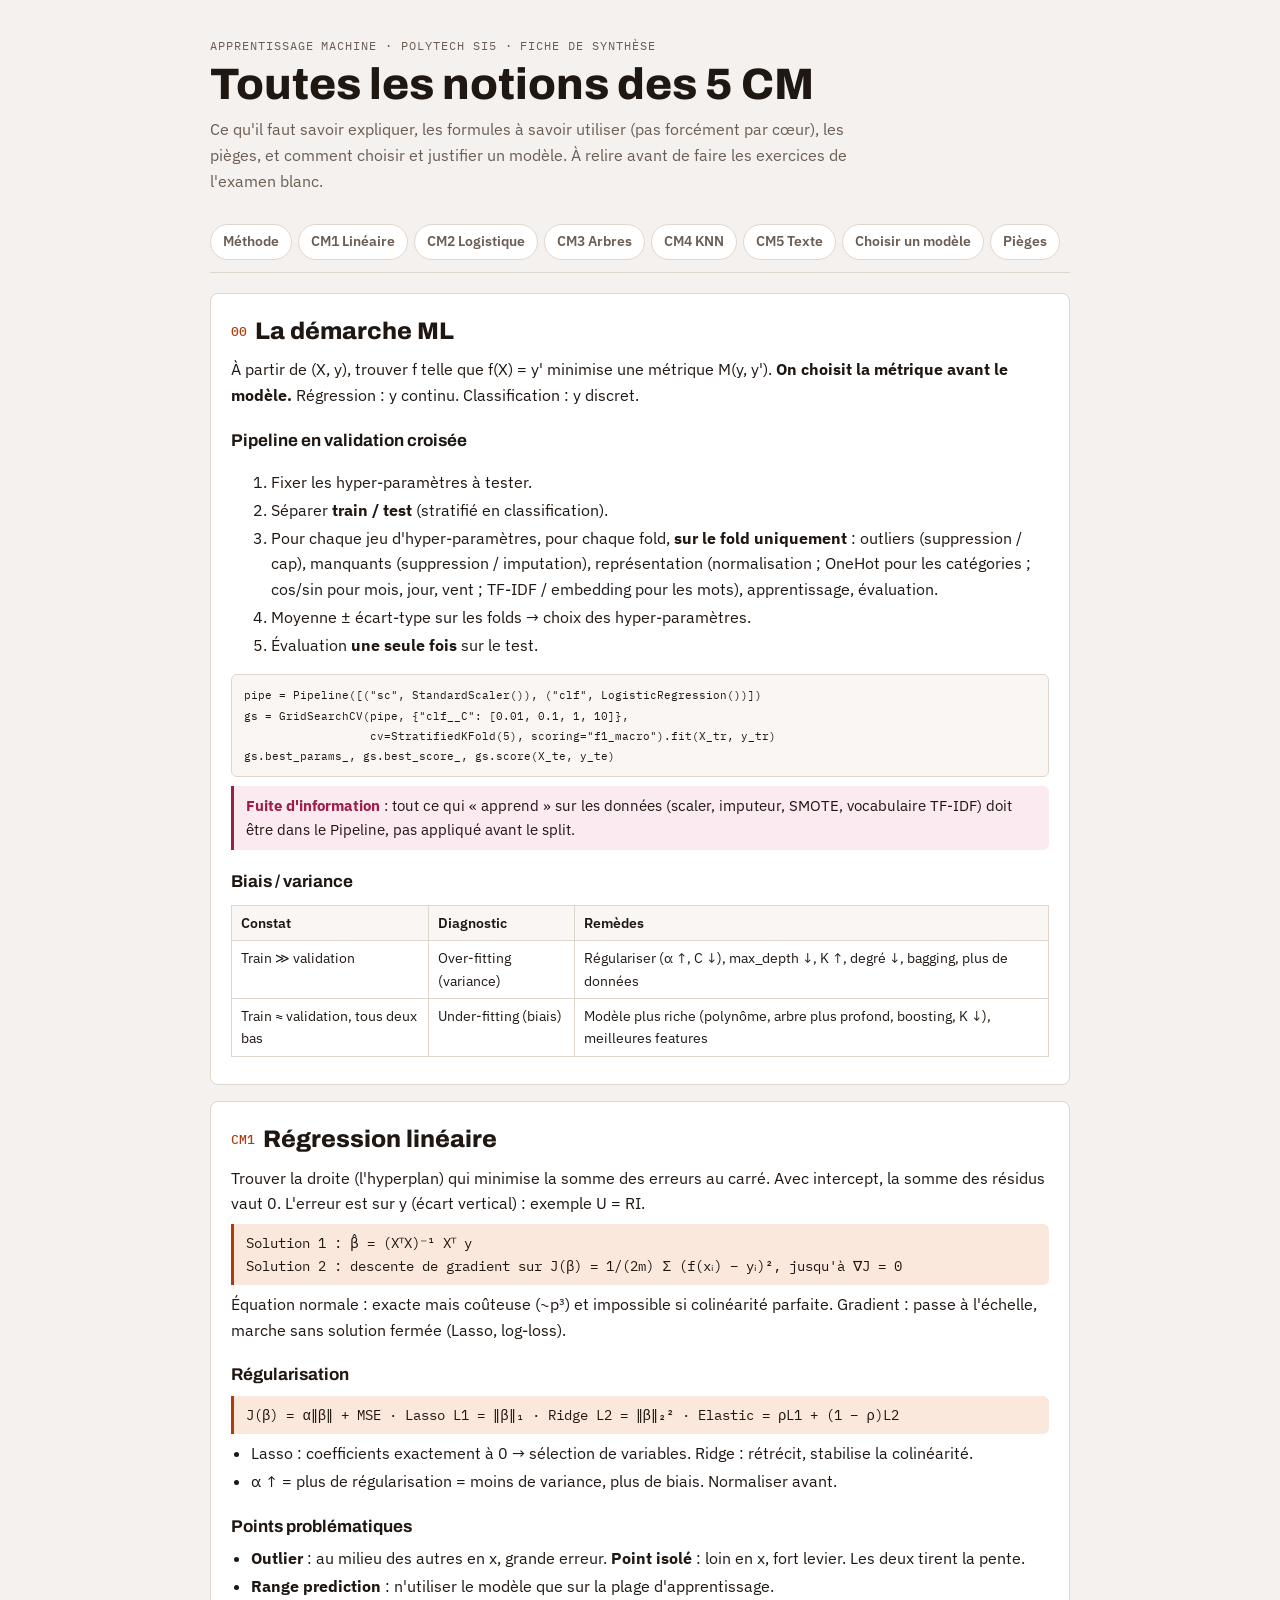
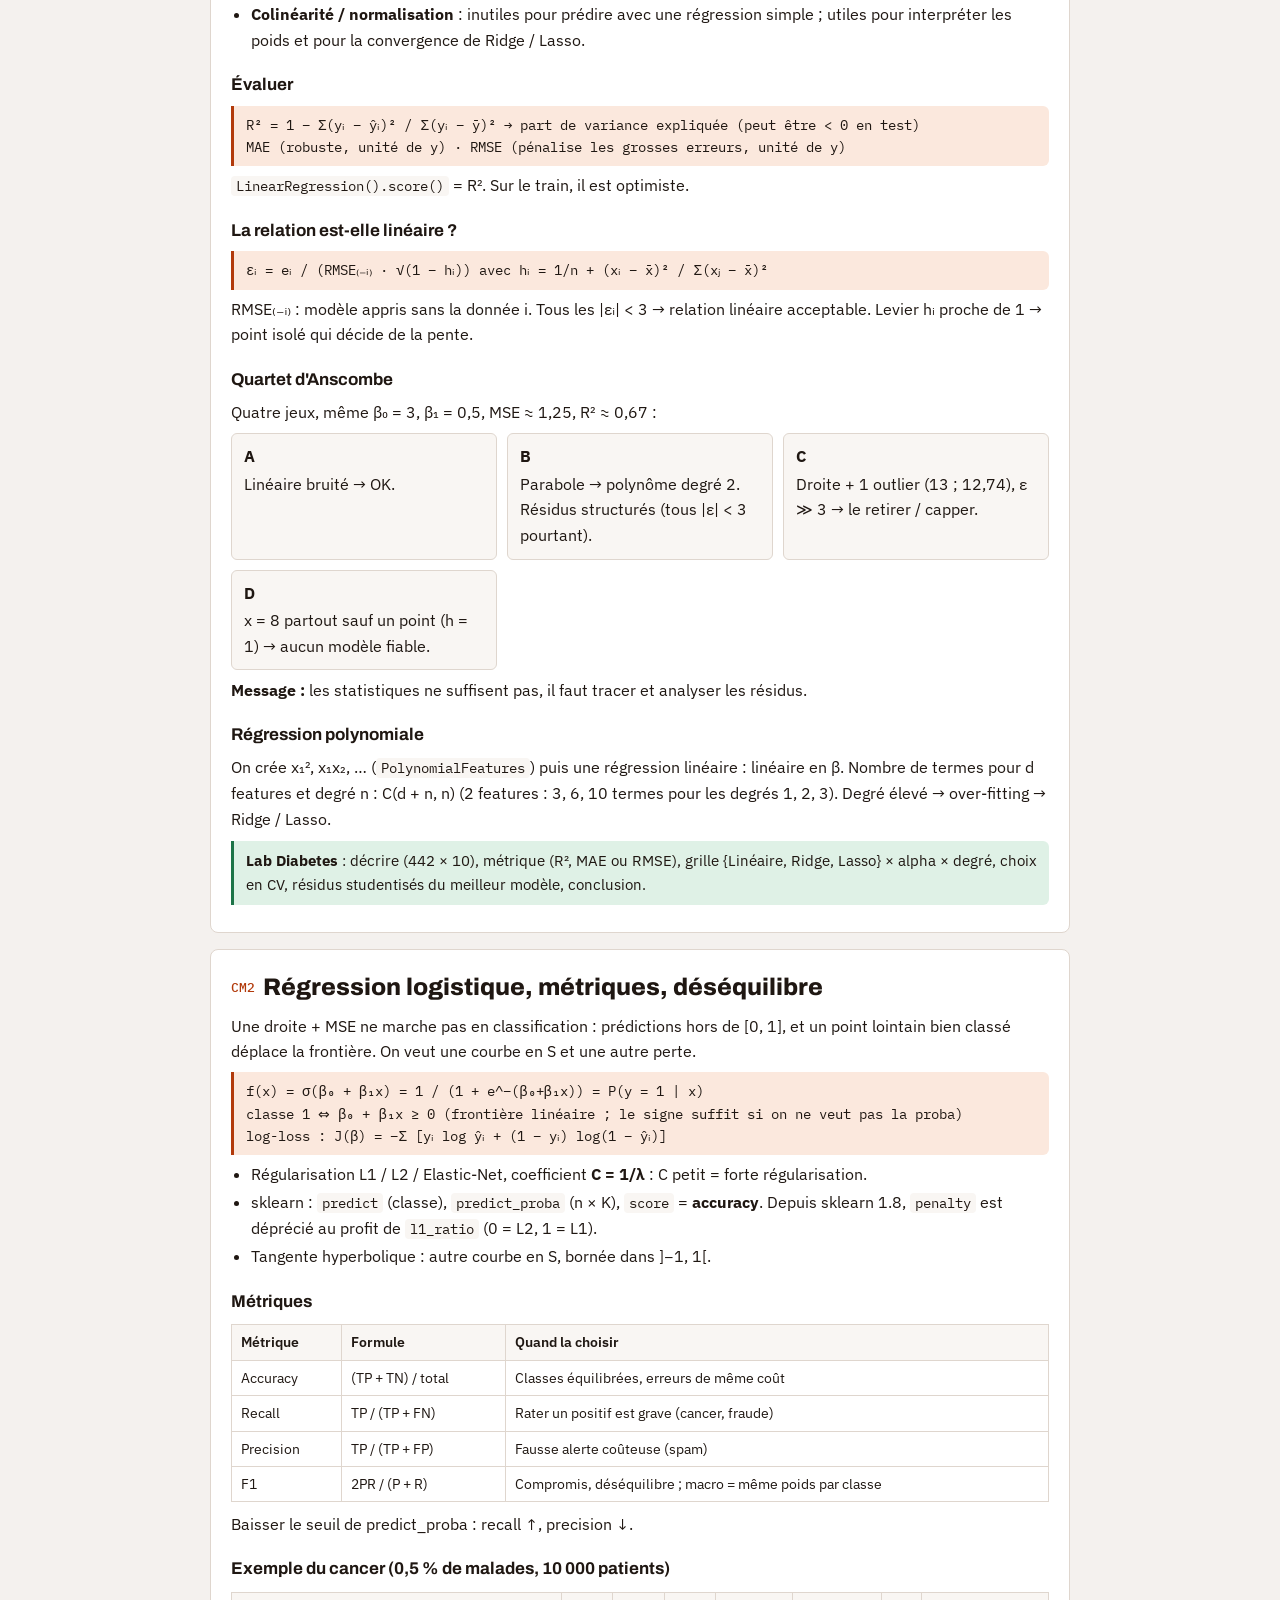
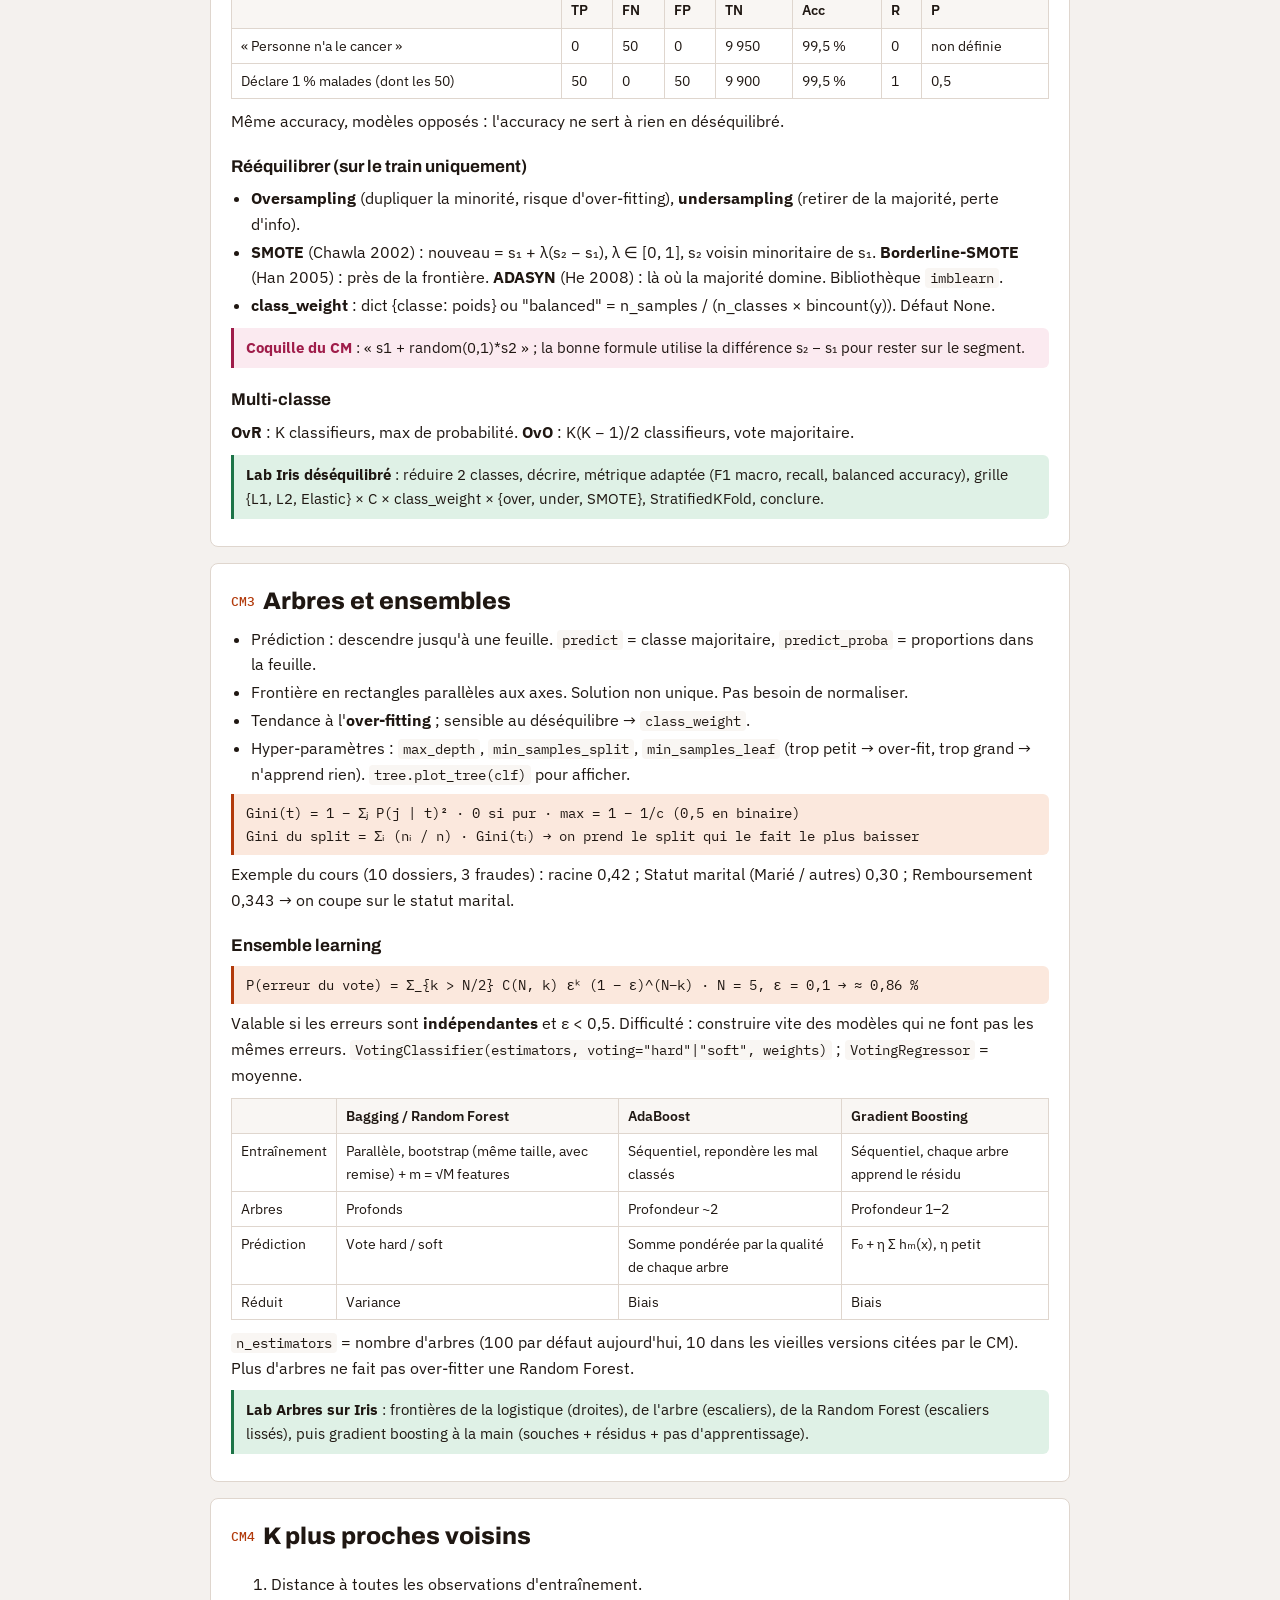
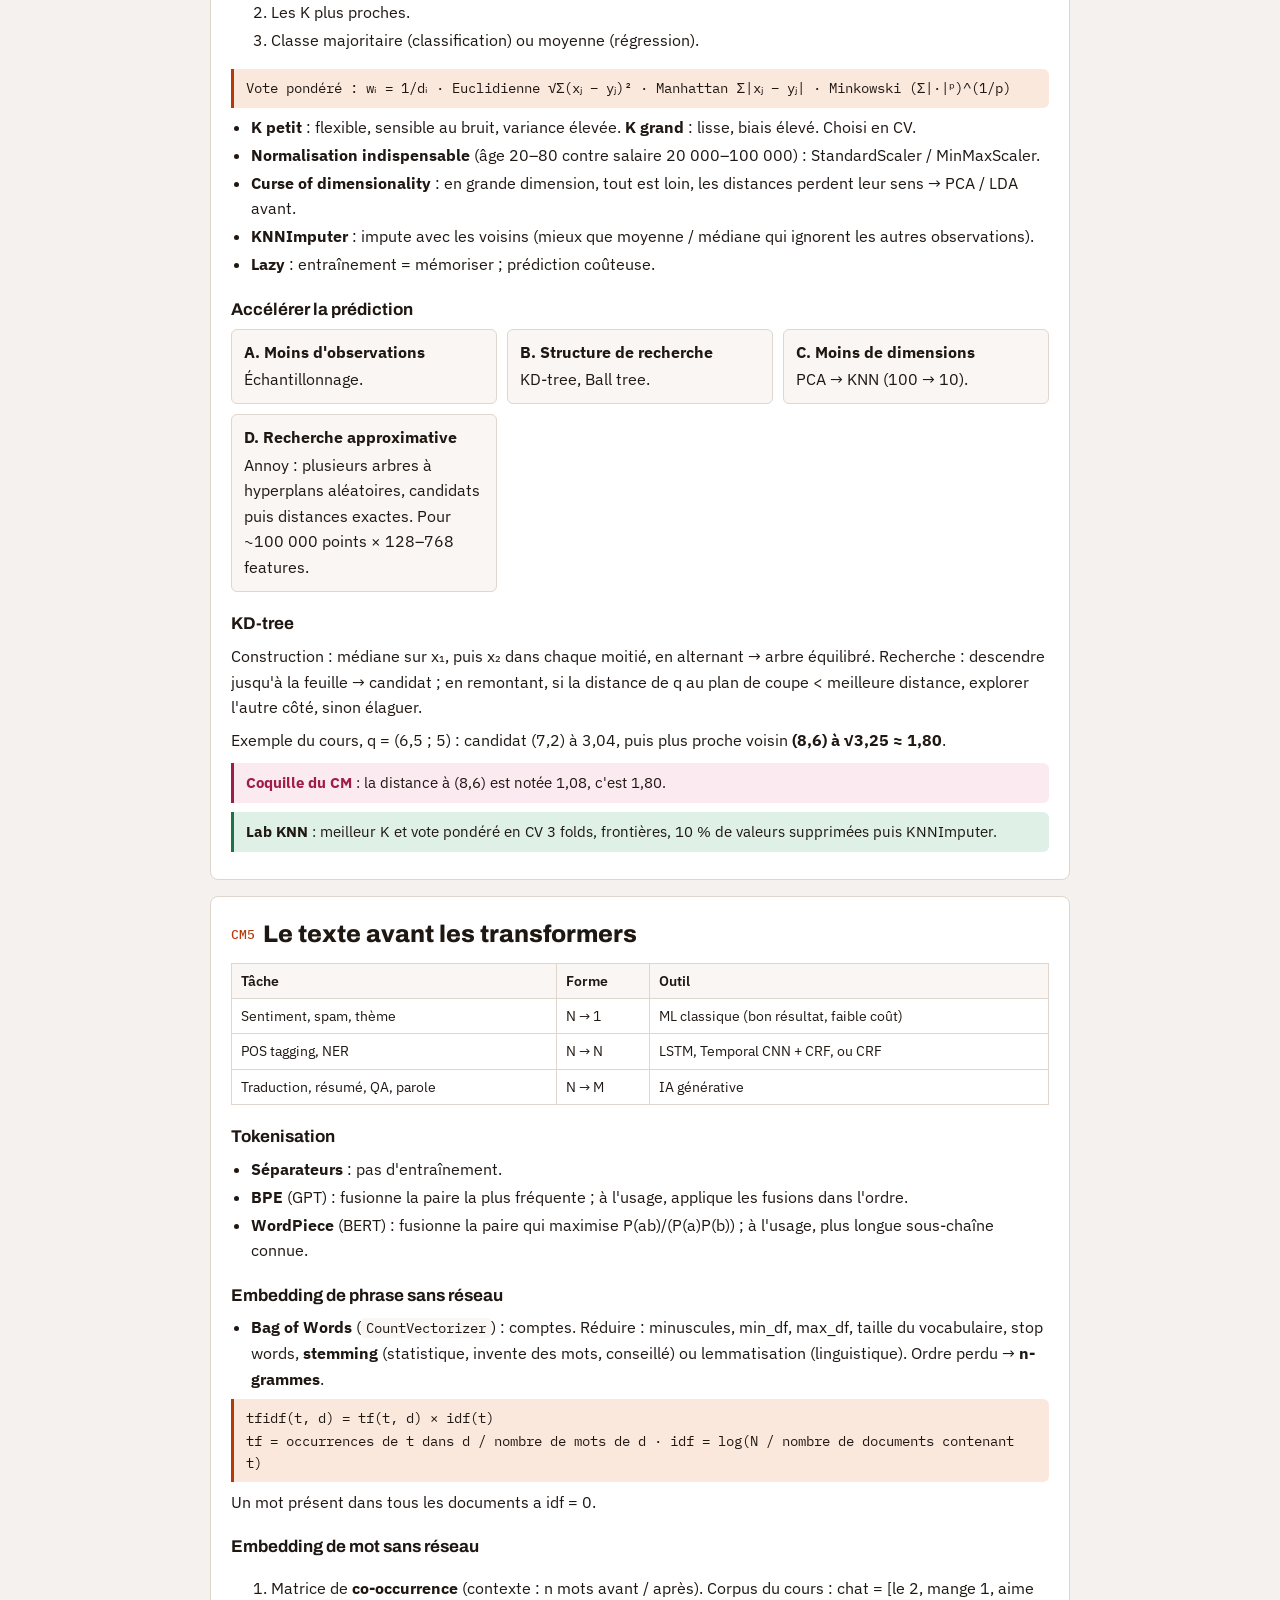
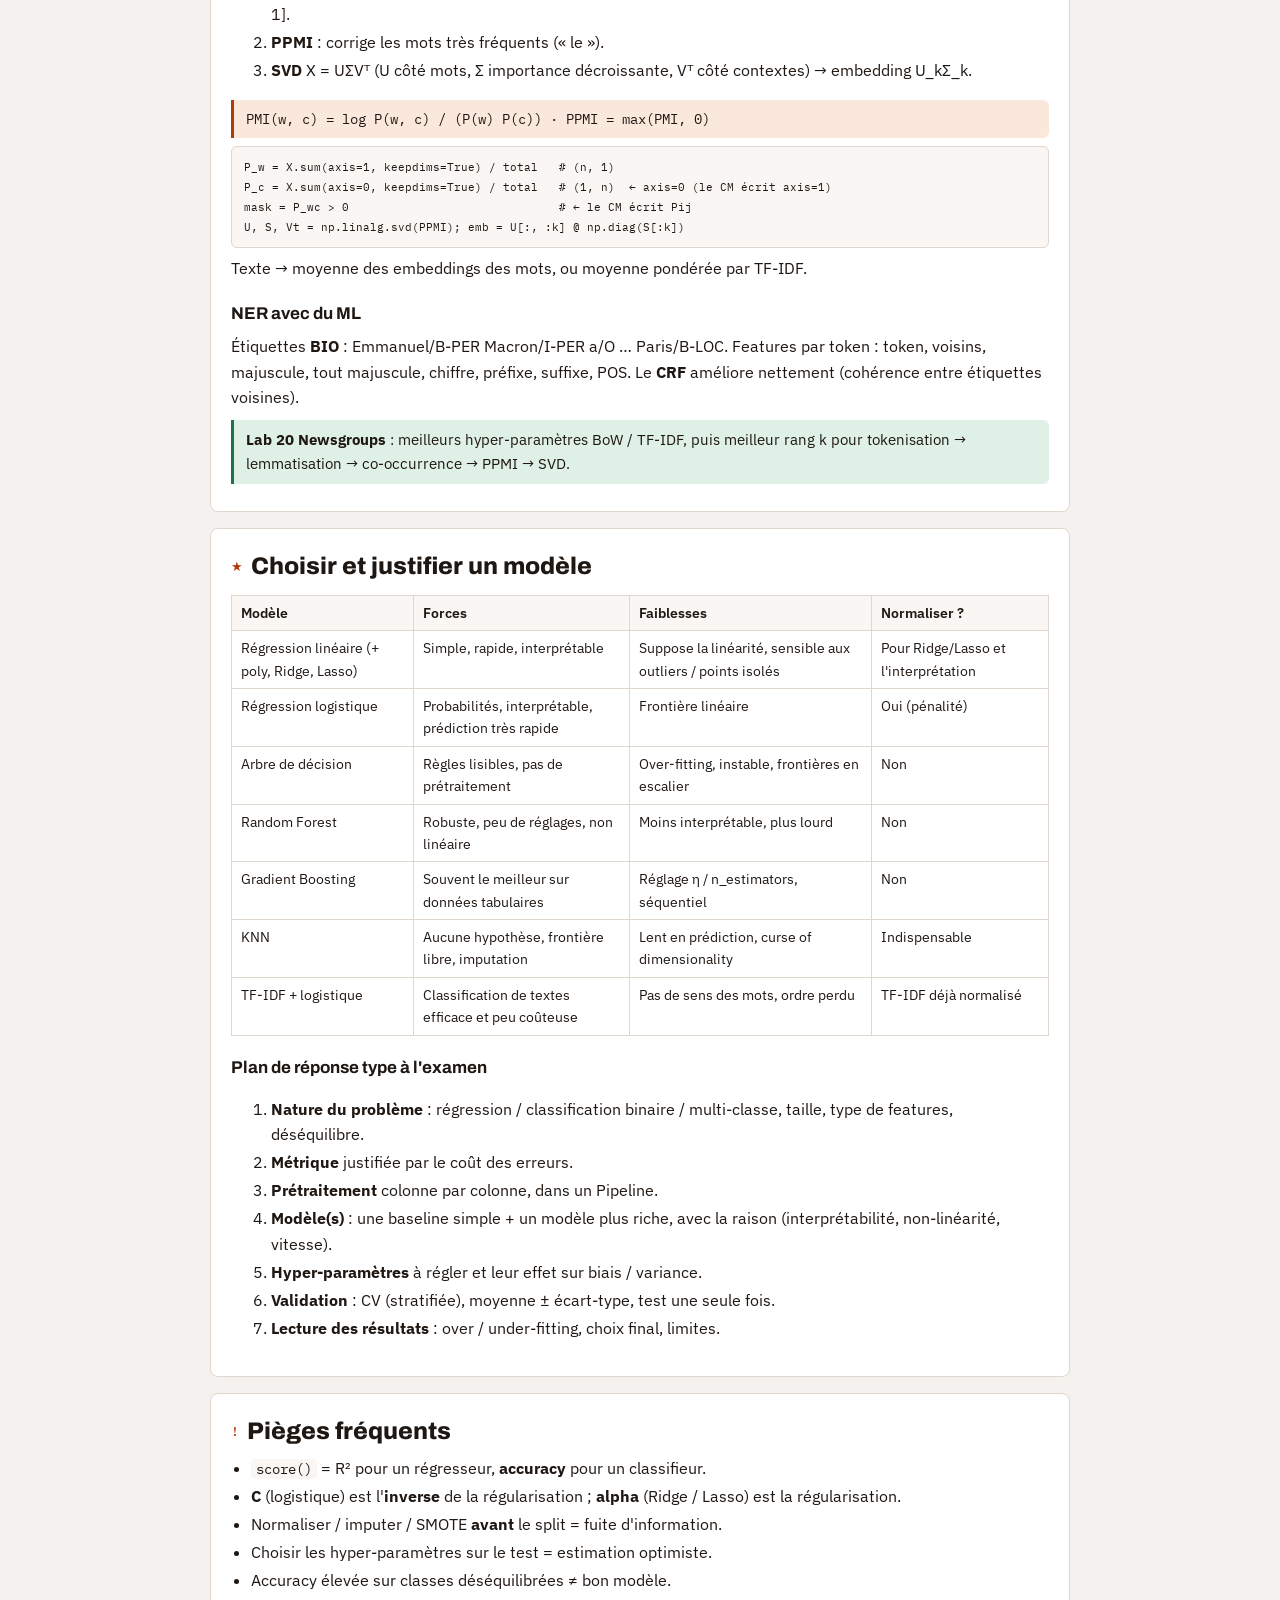
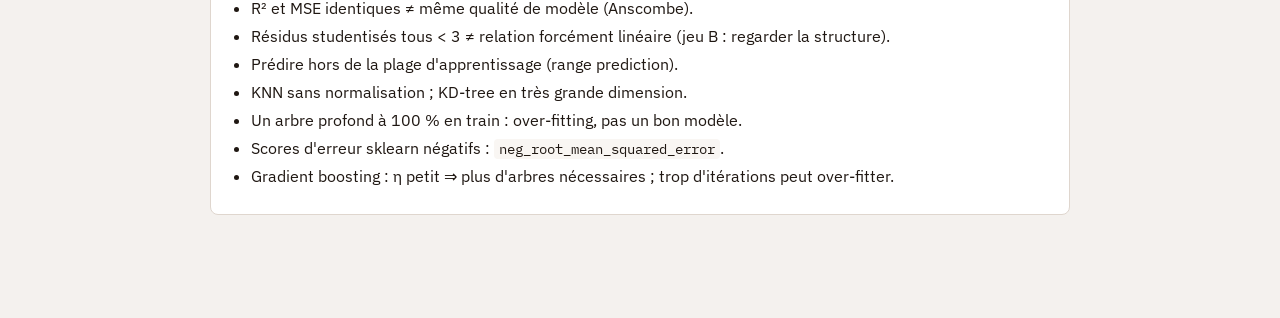
<file: matieres/fiche-synthese.html>
<!doctype html>
<html lang="fr">
<head>
<meta charset="utf-8">
<meta name="viewport" content="width=device-width,initial-scale=1,viewport-fit=cover">
<title>Fiche App. Machine</title>
<link rel="preconnect" href="https://fonts.googleapis.com">
<link rel="preconnect" href="https://fonts.gstatic.com" crossorigin>
<link rel="stylesheet" href="https://fonts.googleapis.com/css2?family=Archivo:wght@500;700;800&family=IBM+Plex+Mono:wght@400;500&family=IBM+Plex+Sans:ital,wght@0,400;0,500;0,600;1,400&display=swap">
<style>
/* Layout : fiche de cours en une colonne, sommaire collant en puces, un bloc par CM, encadrés formule / piège / choix. */
:root{
  --bg:#F4F1EE; --surface:#FFFFFF; --sunk:#F9F6F3; --ink:#1F1712; --muted:#6A5D54; --line:#DFD6CE;
  --accent:#B23A0B; --accent-soft:#FBE8DD; --warn:#9F1D4A; --warn-soft:#FBEAF0; --ok:#1D7448; --ok-soft:#DFF1E6;
  --display:"Archivo","Helvetica Neue",Arial,sans-serif;
  --body:"IBM Plex Sans","Segoe UI",system-ui,sans-serif;
  --mono:"IBM Plex Mono",ui-monospace,Menlo,monospace;
}
@media (prefers-color-scheme: dark){:root:not([data-theme="light"]){
  --bg:#15110F; --surface:#1F1916; --sunk:#261F1B; --ink:#EEE7E2; --muted:#ABA097; --line:#3A302A;
  --accent:#F3A06E; --accent-soft:#3D2416; --warn:#F28AB0; --warn-soft:#33171F; --ok:#5FC48D; --ok-soft:#163024; color-scheme:dark}}
:root[data-theme="dark"]{
  --bg:#15110F; --surface:#1F1916; --sunk:#261F1B; --ink:#EEE7E2; --muted:#ABA097; --line:#3A302A;
  --accent:#F3A06E; --accent-soft:#3D2416; --warn:#F28AB0; --warn-soft:#33171F; --ok:#5FC48D; --ok-soft:#163024; color-scheme:dark}
*{box-sizing:border-box}
html{scroll-padding-top:70px}
body{margin:0;background:var(--bg);color:var(--ink);font-family:var(--body);font-size:16px;line-height:1.6;
  padding:0 max(16px,env(safe-area-inset-left,0px)) 64px max(16px,env(safe-area-inset-right,0px))}
.wrap{max-width:860px;margin:0 auto}
header{padding-block:36px 18px}
.eyebrow{font-family:var(--mono);font-size:12px;letter-spacing:.08em;text-transform:uppercase;color:var(--muted)}
h1{font-family:var(--display);font-weight:800;font-size:clamp(30px,6vw,44px);line-height:1.05;margin:6px 0 10px;text-wrap:balance}
.lede{color:var(--muted);margin:0;max-width:64ch}
nav.toc{position:sticky;top:0;z-index:5;background:var(--bg);display:flex;gap:6px;overflow-x:auto;padding-block:12px;border-bottom:1px solid var(--line);margin-bottom:20px}
nav.toc a{flex:0 0 auto;font-size:13.5px;font-weight:600;color:var(--muted);text-decoration:none;border:1px solid var(--line);border-radius:999px;padding:6px 12px;background:var(--surface)}
nav.toc a:hover{color:var(--accent);border-color:var(--accent)}
section{background:var(--surface);border:1px solid var(--line);border-radius:8px;padding:18px 20px;margin-bottom:16px;min-width:0}
h2{font-family:var(--display);font-weight:800;font-size:24px;margin:0 0 4px}
h2 .n{font-family:var(--mono);font-size:13px;font-weight:500;color:var(--accent);margin-right:8px;vertical-align:3px}
h3{font-family:var(--display);font-weight:700;font-size:17px;margin:18px 0 6px}
p{margin:.45em 0}
ul{margin:.4em 0;padding-left:1.25em}
li{margin:.15em 0}
code{font-family:var(--mono);font-size:.88em;background:var(--sunk);padding:1px 5px;border-radius:4px}
pre{font-family:var(--mono);font-size:13px;line-height:1.55;background:var(--sunk);border:1px solid var(--line);border-radius:6px;padding:10px 12px;overflow-x:auto;margin:.6em 0}
pre code{background:none;padding:0}
.f{font-family:var(--mono);font-size:14px;background:var(--accent-soft);border-left:3px solid var(--accent);padding:8px 12px;border-radius:0 6px 6px 0;margin:.5em 0;overflow-x:auto}
.trap{background:var(--warn-soft);border-left:3px solid var(--warn);padding:8px 12px;border-radius:0 6px 6px 0;margin:.6em 0;font-size:15px}
.trap b:first-child{color:var(--warn)}
.tip{background:var(--ok-soft);border-left:3px solid var(--ok);padding:8px 12px;border-radius:0 6px 6px 0;margin:.6em 0;font-size:15px}
.tw{overflow-x:auto;max-width:100%;margin:.6em 0}
table{border-collapse:collapse;font-size:14px;min-width:520px;width:100%}
th,td{border:1px solid var(--line);padding:6px 9px;text-align:left;vertical-align:top}
th{background:var(--sunk);font-weight:600}
.grid2{display:grid;grid-template-columns:repeat(auto-fit,minmax(240px,1fr));gap:10px}
.card{border:1px solid var(--line);border-radius:6px;padding:10px 12px;background:var(--sunk)}
.card b{display:block;margin-bottom:2px}
a{color:var(--accent)}
</style>
</head>
<body>
<div class="wrap">
<header>
  <div class="eyebrow">Apprentissage machine · Polytech SI5 · Fiche de synthèse</div>
  <h1>Toutes les notions des 5 CM</h1>
  <p class="lede">Ce qu'il faut savoir expliquer, les formules à savoir utiliser (pas forcément par cœur), les pièges, et comment choisir et justifier un modèle. À relire avant de faire les exercices de l'examen blanc.</p>
</header>
<nav class="toc" aria-label="Sommaire">
  <a href="#methode">Méthode</a><a href="#cm1">CM1 Linéaire</a><a href="#cm2">CM2 Logistique</a><a href="#cm3">CM3 Arbres</a><a href="#cm4">CM4 KNN</a><a href="#cm5">CM5 Texte</a><a href="#choix">Choisir un modèle</a><a href="#pieges">Pièges</a>
</nav>

<section id="methode">
<h2><span class="n">00</span>La démarche ML</h2>
<p>À partir de (X, y), trouver f telle que f(X) = y' minimise une métrique M(y, y'). <b>On choisit la métrique avant le modèle.</b> Régression : y continu. Classification : y discret.</p>
<h3>Pipeline en validation croisée</h3>
<ol>
<li>Fixer les hyper-paramètres à tester.</li>
<li>Séparer <b>train / test</b> (stratifié en classification).</li>
<li>Pour chaque jeu d'hyper-paramètres, pour chaque fold, <b>sur le fold uniquement</b> : outliers (suppression / cap), manquants (suppression / imputation), représentation (normalisation ; OneHot pour les catégories ; cos/sin pour mois, jour, vent ; TF-IDF / embedding pour les mots), apprentissage, évaluation.</li>
<li>Moyenne ± écart-type sur les folds → choix des hyper-paramètres.</li>
<li>Évaluation <b>une seule fois</b> sur le test.</li>
</ol>
<pre><code>pipe = Pipeline([("sc", StandardScaler()), ("clf", LogisticRegression())])
gs = GridSearchCV(pipe, {"clf__C": [0.01, 0.1, 1, 10]},
                  cv=StratifiedKFold(5), scoring="f1_macro").fit(X_tr, y_tr)
gs.best_params_, gs.best_score_, gs.score(X_te, y_te)</code></pre>
<div class="trap"><b>Fuite d'information</b> : tout ce qui « apprend » sur les données (scaler, imputeur, SMOTE, vocabulaire TF-IDF) doit être dans le Pipeline, pas appliqué avant le split.</div>
<h3>Biais / variance</h3>
<div class="tw"><table><thead><tr><th>Constat</th><th>Diagnostic</th><th>Remèdes</th></tr></thead><tbody>
<tr><td>Train ≫ validation</td><td>Over-fitting (variance)</td><td>Régulariser (α ↑, C ↓), max_depth ↓, K ↑, degré ↓, bagging, plus de données</td></tr>
<tr><td>Train ≈ validation, tous deux bas</td><td>Under-fitting (biais)</td><td>Modèle plus riche (polynôme, arbre plus profond, boosting, K ↓), meilleures features</td></tr>
</tbody></table></div>
</section>

<section id="cm1">
<h2><span class="n">CM1</span>Régression linéaire</h2>
<p>Trouver la droite (l'hyperplan) qui minimise la somme des erreurs au carré. Avec intercept, la somme des résidus vaut 0. L'erreur est sur y (écart vertical) : exemple U = RI.</p>
<div class="f">Solution 1 : β̂ = (XᵀX)⁻¹ Xᵀ y<br>Solution 2 : descente de gradient sur J(β) = 1/(2m) Σ (f(xᵢ) − yᵢ)², jusqu'à ∇J = 0</div>
<p>Équation normale : exacte mais coûteuse (~p³) et impossible si colinéarité parfaite. Gradient : passe à l'échelle, marche sans solution fermée (Lasso, log-loss).</p>
<h3>Régularisation</h3>
<div class="f">J(β) = α‖β‖ + MSE · Lasso L1 = ‖β‖₁ · Ridge L2 = ‖β‖₂² · Elastic = ρL1 + (1 − ρ)L2</div>
<ul><li>Lasso : coefficients exactement à 0 → sélection de variables. Ridge : rétrécit, stabilise la colinéarité.</li>
<li>α ↑ = plus de régularisation = moins de variance, plus de biais. Normaliser avant.</li></ul>
<h3>Points problématiques</h3>
<ul><li><b>Outlier</b> : au milieu des autres en x, grande erreur. <b>Point isolé</b> : loin en x, fort levier. Les deux tirent la pente.</li>
<li><b>Range prediction</b> : n'utiliser le modèle que sur la plage d'apprentissage.</li>
<li><b>Colinéarité / normalisation</b> : inutiles pour prédire avec une régression simple ; utiles pour interpréter les poids et pour la convergence de Ridge / Lasso.</li></ul>
<h3>Évaluer</h3>
<div class="f">R² = 1 − Σ(yᵢ − ŷᵢ)² / Σ(yᵢ − ȳ)²  → part de variance expliquée (peut être &lt; 0 en test)<br>MAE (robuste, unité de y) · RMSE (pénalise les grosses erreurs, unité de y)</div>
<p><code>LinearRegression().score()</code> = R². Sur le train, il est optimiste.</p>
<h3>La relation est-elle linéaire ?</h3>
<div class="f">εᵢ = eᵢ / (RMSE₍₋ᵢ₎ · √(1 − hᵢ))   avec   hᵢ = 1/n + (xᵢ − x̄)² / Σ(xⱼ − x̄)²</div>
<p>RMSE₍₋ᵢ₎ : modèle appris sans la donnée i. Tous les |εᵢ| &lt; 3 → relation linéaire acceptable. Levier hᵢ proche de 1 → point isolé qui décide de la pente.</p>
<h3>Quartet d'Anscombe</h3>
<p>Quatre jeux, même β₀ = 3, β₁ = 0,5, MSE ≈ 1,25, R² ≈ 0,67 :</p>
<div class="grid2">
<div class="card"><b>A</b>Linéaire bruité → OK.</div>
<div class="card"><b>B</b>Parabole → polynôme degré 2. Résidus structurés (tous |ε| &lt; 3 pourtant).</div>
<div class="card"><b>C</b>Droite + 1 outlier (13 ; 12,74), ε ≫ 3 → le retirer / capper.</div>
<div class="card"><b>D</b>x = 8 partout sauf un point (h = 1) → aucun modèle fiable.</div>
</div>
<p><b>Message :</b> les statistiques ne suffisent pas, il faut tracer et analyser les résidus.</p>
<h3>Régression polynomiale</h3>
<p>On crée x₁², x₁x₂, … (<code>PolynomialFeatures</code>) puis une régression linéaire : linéaire en β. Nombre de termes pour d features et degré n : C(d + n, n) (2 features : 3, 6, 10 termes pour les degrés 1, 2, 3). Degré élevé → over-fitting → Ridge / Lasso.</p>
<div class="tip"><b>Lab Diabetes</b> : décrire (442 × 10), métrique (R², MAE ou RMSE), grille {Linéaire, Ridge, Lasso} × alpha × degré, choix en CV, résidus studentisés du meilleur modèle, conclusion.</div>
</section>

<section id="cm2">
<h2><span class="n">CM2</span>Régression logistique, métriques, déséquilibre</h2>
<p>Une droite + MSE ne marche pas en classification : prédictions hors de [0, 1], et un point lointain bien classé déplace la frontière. On veut une courbe en S et une autre perte.</p>
<div class="f">f(x) = σ(β₀ + β₁x) = 1 / (1 + e^−(β₀+β₁x)) = P(y = 1 | x)<br>classe 1 ⇔ β₀ + β₁x ≥ 0  (frontière linéaire ; le signe suffit si on ne veut pas la proba)<br>log-loss : J(β) = −Σ [yᵢ log ŷᵢ + (1 − yᵢ) log(1 − ŷᵢ)]</div>
<ul><li>Régularisation L1 / L2 / Elastic-Net, coefficient <b>C = 1/λ</b> : C petit = forte régularisation.</li>
<li>sklearn : <code>predict</code> (classe), <code>predict_proba</code> (n × K), <code>score</code> = <b>accuracy</b>. Depuis sklearn 1.8, <code>penalty</code> est déprécié au profit de <code>l1_ratio</code> (0 = L2, 1 = L1).</li>
<li>Tangente hyperbolique : autre courbe en S, bornée dans ]−1, 1[.</li></ul>
<h3>Métriques</h3>
<div class="tw"><table><thead><tr><th>Métrique</th><th>Formule</th><th>Quand la choisir</th></tr></thead><tbody>
<tr><td>Accuracy</td><td>(TP + TN) / total</td><td>Classes équilibrées, erreurs de même coût</td></tr>
<tr><td>Recall</td><td>TP / (TP + FN)</td><td>Rater un positif est grave (cancer, fraude)</td></tr>
<tr><td>Precision</td><td>TP / (TP + FP)</td><td>Fausse alerte coûteuse (spam)</td></tr>
<tr><td>F1</td><td>2PR / (P + R)</td><td>Compromis, déséquilibre ; macro = même poids par classe</td></tr>
</tbody></table></div>
<p>Baisser le seuil de predict_proba : recall ↑, precision ↓.</p>
<h3>Exemple du cancer (0,5 % de malades, 10 000 patients)</h3>
<div class="tw"><table><thead><tr><th></th><th>TP</th><th>FN</th><th>FP</th><th>TN</th><th>Acc</th><th>R</th><th>P</th></tr></thead><tbody>
<tr><td>« Personne n'a le cancer »</td><td>0</td><td>50</td><td>0</td><td>9 950</td><td>99,5 %</td><td>0</td><td>non définie</td></tr>
<tr><td>Déclare 1 % malades (dont les 50)</td><td>50</td><td>0</td><td>50</td><td>9 900</td><td>99,5 %</td><td>1</td><td>0,5</td></tr>
</tbody></table></div>
<p>Même accuracy, modèles opposés : l'accuracy ne sert à rien en déséquilibré.</p>
<h3>Rééquilibrer (sur le train uniquement)</h3>
<ul><li><b>Oversampling</b> (dupliquer la minorité, risque d'over-fitting), <b>undersampling</b> (retirer de la majorité, perte d'info).</li>
<li><b>SMOTE</b> (Chawla 2002) : nouveau = s₁ + λ(s₂ − s₁), λ ∈ [0, 1], s₂ voisin minoritaire de s₁. <b>Borderline-SMOTE</b> (Han 2005) : près de la frontière. <b>ADASYN</b> (He 2008) : là où la majorité domine. Bibliothèque <code>imblearn</code>.</li>
<li><b>class_weight</b> : dict {classe: poids} ou "balanced" = n_samples / (n_classes × bincount(y)). Défaut None.</li></ul>
<div class="trap"><b>Coquille du CM</b> : « s1 + random(0,1)*s2 » ; la bonne formule utilise la différence s₂ − s₁ pour rester sur le segment.</div>
<h3>Multi-classe</h3>
<p><b>OvR</b> : K classifieurs, max de probabilité. <b>OvO</b> : K(K − 1)/2 classifieurs, vote majoritaire.</p>
<div class="tip"><b>Lab Iris déséquilibré</b> : réduire 2 classes, décrire, métrique adaptée (F1 macro, recall, balanced accuracy), grille {L1, L2, Elastic} × C × class_weight × {over, under, SMOTE}, StratifiedKFold, conclure.</div>
</section>

<section id="cm3">
<h2><span class="n">CM3</span>Arbres et ensembles</h2>
<ul><li>Prédiction : descendre jusqu'à une feuille. <code>predict</code> = classe majoritaire, <code>predict_proba</code> = proportions dans la feuille.</li>
<li>Frontière en rectangles parallèles aux axes. Solution non unique. Pas besoin de normaliser.</li>
<li>Tendance à l'<b>over-fitting</b> ; sensible au déséquilibre → <code>class_weight</code>.</li>
<li>Hyper-paramètres : <code>max_depth</code>, <code>min_samples_split</code>, <code>min_samples_leaf</code> (trop petit → over-fit, trop grand → n'apprend rien). <code>tree.plot_tree(clf)</code> pour afficher.</li></ul>
<div class="f">Gini(t) = 1 − Σⱼ P(j | t)²  · 0 si pur · max = 1 − 1/c (0,5 en binaire)<br>Gini du split = Σᵢ (nᵢ / n) · Gini(tᵢ)  → on prend le split qui le fait le plus baisser</div>
<p>Exemple du cours (10 dossiers, 3 fraudes) : racine 0,42 ; Statut marital (Marié / autres) 0,30 ; Remboursement 0,343 → on coupe sur le statut marital.</p>
<h3>Ensemble learning</h3>
<div class="f">P(erreur du vote) = Σ_{k > N/2} C(N, k) εᵏ (1 − ε)^(N−k)   · N = 5, ε = 0,1 → ≈ 0,86 %</div>
<p>Valable si les erreurs sont <b>indépendantes</b> et ε &lt; 0,5. Difficulté : construire vite des modèles qui ne font pas les mêmes erreurs. <code>VotingClassifier(estimators, voting="hard"|"soft", weights)</code> ; <code>VotingRegressor</code> = moyenne.</p>
<div class="tw"><table><thead><tr><th></th><th>Bagging / Random Forest</th><th>AdaBoost</th><th>Gradient Boosting</th></tr></thead><tbody>
<tr><td>Entraînement</td><td>Parallèle, bootstrap (même taille, avec remise) + m = √M features</td><td>Séquentiel, repondère les mal classés</td><td>Séquentiel, chaque arbre apprend le résidu</td></tr>
<tr><td>Arbres</td><td>Profonds</td><td>Profondeur ~2</td><td>Profondeur 1–2</td></tr>
<tr><td>Prédiction</td><td>Vote hard / soft</td><td>Somme pondérée par la qualité de chaque arbre</td><td>F₀ + η Σ hₘ(x), η petit</td></tr>
<tr><td>Réduit</td><td>Variance</td><td>Biais</td><td>Biais</td></tr>
</tbody></table></div>
<p><code>n_estimators</code> = nombre d'arbres (100 par défaut aujourd'hui, 10 dans les vieilles versions citées par le CM). Plus d'arbres ne fait pas over-fitter une Random Forest.</p>
<div class="tip"><b>Lab Arbres sur Iris</b> : frontières de la logistique (droites), de l'arbre (escaliers), de la Random Forest (escaliers lissés), puis gradient boosting à la main (souches + résidus + pas d'apprentissage).</div>
</section>

<section id="cm4">
<h2><span class="n">CM4</span>K plus proches voisins</h2>
<ol><li>Distance à toutes les observations d'entraînement.</li><li>Les K plus proches.</li><li>Classe majoritaire (classification) ou moyenne (régression).</li></ol>
<div class="f">Vote pondéré : wᵢ = 1/dᵢ  · Euclidienne √Σ(xⱼ − yⱼ)² · Manhattan Σ|xⱼ − yⱼ| · Minkowski (Σ|·|ᵖ)^(1/p)</div>
<ul><li><b>K petit</b> : flexible, sensible au bruit, variance élevée. <b>K grand</b> : lisse, biais élevé. Choisi en CV.</li>
<li><b>Normalisation indispensable</b> (âge 20–80 contre salaire 20 000–100 000) : StandardScaler / MinMaxScaler.</li>
<li><b>Curse of dimensionality</b> : en grande dimension, tout est loin, les distances perdent leur sens → PCA / LDA avant.</li>
<li><b>KNNImputer</b> : impute avec les voisins (mieux que moyenne / médiane qui ignorent les autres observations).</li>
<li><b>Lazy</b> : entraînement = mémoriser ; prédiction coûteuse.</li></ul>
<h3>Accélérer la prédiction</h3>
<div class="grid2">
<div class="card"><b>A. Moins d'observations</b>Échantillonnage.</div>
<div class="card"><b>B. Structure de recherche</b>KD-tree, Ball tree.</div>
<div class="card"><b>C. Moins de dimensions</b>PCA → KNN (100 → 10).</div>
<div class="card"><b>D. Recherche approximative</b>Annoy : plusieurs arbres à hyperplans aléatoires, candidats puis distances exactes. Pour ~100 000 points × 128–768 features.</div>
</div>
<h3>KD-tree</h3>
<p>Construction : médiane sur x₁, puis x₂ dans chaque moitié, en alternant → arbre équilibré. Recherche : descendre jusqu'à la feuille → candidat ; en remontant, si la distance de q au plan de coupe &lt; meilleure distance, explorer l'autre côté, sinon élaguer.</p>
<p>Exemple du cours, q = (6,5 ; 5) : candidat (7,2) à 3,04, puis plus proche voisin <b>(8,6) à √3,25 ≈ 1,80</b>.</p>
<div class="trap"><b>Coquille du CM</b> : la distance à (8,6) est notée 1,08, c'est 1,80.</div>
<div class="tip"><b>Lab KNN</b> : meilleur K et vote pondéré en CV 3 folds, frontières, 10 % de valeurs supprimées puis KNNImputer.</div>
</section>

<section id="cm5">
<h2><span class="n">CM5</span>Le texte avant les transformers</h2>
<div class="tw"><table><thead><tr><th>Tâche</th><th>Forme</th><th>Outil</th></tr></thead><tbody>
<tr><td>Sentiment, spam, thème</td><td>N → 1</td><td>ML classique (bon résultat, faible coût)</td></tr>
<tr><td>POS tagging, NER</td><td>N → N</td><td>LSTM, Temporal CNN + CRF, ou CRF</td></tr>
<tr><td>Traduction, résumé, QA, parole</td><td>N → M</td><td>IA générative</td></tr>
</tbody></table></div>
<h3>Tokenisation</h3>
<ul><li><b>Séparateurs</b> : pas d'entraînement.</li>
<li><b>BPE</b> (GPT) : fusionne la paire la plus fréquente ; à l'usage, applique les fusions dans l'ordre.</li>
<li><b>WordPiece</b> (BERT) : fusionne la paire qui maximise P(ab)/(P(a)P(b)) ; à l'usage, plus longue sous-chaîne connue.</li></ul>
<h3>Embedding de phrase sans réseau</h3>
<ul><li><b>Bag of Words</b> (<code>CountVectorizer</code>) : comptes. Réduire : minuscules, min_df, max_df, taille du vocabulaire, stop words, <b>stemming</b> (statistique, invente des mots, conseillé) ou lemmatisation (linguistique). Ordre perdu → <b>n-grammes</b>.</li></ul>
<div class="f">tfidf(t, d) = tf(t, d) × idf(t)<br>tf = occurrences de t dans d / nombre de mots de d · idf = log(N / nombre de documents contenant t)</div>
<p>Un mot présent dans tous les documents a idf = 0.</p>
<h3>Embedding de mot sans réseau</h3>
<ol><li>Matrice de <b>co-occurrence</b> (contexte : n mots avant / après). Corpus du cours : chat = [le 2, mange 1, aime 1].</li>
<li><b>PPMI</b> : corrige les mots très fréquents (« le »).</li>
<li><b>SVD</b> X = UΣVᵀ (U côté mots, Σ importance décroissante, Vᵀ côté contextes) → embedding U_kΣ_k.</li></ol>
<div class="f">PMI(w, c) = log P(w, c) / (P(w) P(c))   · PPMI = max(PMI, 0)</div>
<pre><code>P_w = X.sum(axis=1, keepdims=True) / total   # (n, 1)
P_c = X.sum(axis=0, keepdims=True) / total   # (1, n)  ← axis=0 (le CM écrit axis=1)
mask = P_wc > 0                              # ← le CM écrit Pij
U, S, Vt = np.linalg.svd(PPMI); emb = U[:, :k] @ np.diag(S[:k])</code></pre>
<p>Texte → moyenne des embeddings des mots, ou moyenne pondérée par TF-IDF.</p>
<h3>NER avec du ML</h3>
<p>Étiquettes <b>BIO</b> : Emmanuel/B-PER Macron/I-PER a/O … Paris/B-LOC. Features par token : token, voisins, majuscule, tout majuscule, chiffre, préfixe, suffixe, POS. Le <b>CRF</b> améliore nettement (cohérence entre étiquettes voisines).</p>
<div class="tip"><b>Lab 20 Newsgroups</b> : meilleurs hyper-paramètres BoW / TF-IDF, puis meilleur rang k pour tokenisation → lemmatisation → co-occurrence → PPMI → SVD.</div>
</section>

<section id="choix">
<h2><span class="n">★</span>Choisir et justifier un modèle</h2>
<div class="tw"><table><thead><tr><th>Modèle</th><th>Forces</th><th>Faiblesses</th><th>Normaliser ?</th></tr></thead><tbody>
<tr><td>Régression linéaire (+ poly, Ridge, Lasso)</td><td>Simple, rapide, interprétable</td><td>Suppose la linéarité, sensible aux outliers / points isolés</td><td>Pour Ridge/Lasso et l'interprétation</td></tr>
<tr><td>Régression logistique</td><td>Probabilités, interprétable, prédiction très rapide</td><td>Frontière linéaire</td><td>Oui (pénalité)</td></tr>
<tr><td>Arbre de décision</td><td>Règles lisibles, pas de prétraitement</td><td>Over-fitting, instable, frontières en escalier</td><td>Non</td></tr>
<tr><td>Random Forest</td><td>Robuste, peu de réglages, non linéaire</td><td>Moins interprétable, plus lourd</td><td>Non</td></tr>
<tr><td>Gradient Boosting</td><td>Souvent le meilleur sur données tabulaires</td><td>Réglage η / n_estimators, séquentiel</td><td>Non</td></tr>
<tr><td>KNN</td><td>Aucune hypothèse, frontière libre, imputation</td><td>Lent en prédiction, curse of dimensionality</td><td>Indispensable</td></tr>
<tr><td>TF-IDF + logistique</td><td>Classification de textes efficace et peu coûteuse</td><td>Pas de sens des mots, ordre perdu</td><td>TF-IDF déjà normalisé</td></tr>
</tbody></table></div>
<h3>Plan de réponse type à l'examen</h3>
<ol><li><b>Nature du problème</b> : régression / classification binaire / multi-classe, taille, type de features, déséquilibre.</li>
<li><b>Métrique</b> justifiée par le coût des erreurs.</li>
<li><b>Prétraitement</b> colonne par colonne, dans un Pipeline.</li>
<li><b>Modèle(s)</b> : une baseline simple + un modèle plus riche, avec la raison (interprétabilité, non-linéarité, vitesse).</li>
<li><b>Hyper-paramètres</b> à régler et leur effet sur biais / variance.</li>
<li><b>Validation</b> : CV (stratifiée), moyenne ± écart-type, test une seule fois.</li>
<li><b>Lecture des résultats</b> : over / under-fitting, choix final, limites.</li></ol>
</section>

<section id="pieges">
<h2><span class="n">!</span>Pièges fréquents</h2>
<ul>
<li><code>score()</code> = R² pour un régresseur, <b>accuracy</b> pour un classifieur.</li>
<li><b>C</b> (logistique) est l'<b>inverse</b> de la régularisation ; <b>alpha</b> (Ridge / Lasso) est la régularisation.</li>
<li>Normaliser / imputer / SMOTE <b>avant</b> le split = fuite d'information.</li>
<li>Choisir les hyper-paramètres sur le test = estimation optimiste.</li>
<li>Accuracy élevée sur classes déséquilibrées ≠ bon modèle.</li>
<li>R² et MSE identiques ≠ même qualité de modèle (Anscombe).</li>
<li>Résidus studentisés tous &lt; 3 ≠ relation forcément linéaire (jeu B : regarder la structure).</li>
<li>Prédire hors de la plage d'apprentissage (range prediction).</li>
<li>KNN sans normalisation ; KD-tree en très grande dimension.</li>
<li>Un arbre profond à 100 % en train : over-fitting, pas un bon modèle.</li>
<li>Scores d'erreur sklearn négatifs : <code>neg_root_mean_squared_error</code>.</li>
<li>Gradient boosting : η petit ⇒ plus d'arbres nécessaires ; trop d'itérations peut over-fitter.</li>
</ul>
</section>
</div>
<script>(function(){function a(t){if(t==="light"||t==="dark")document.documentElement.setAttribute("data-theme",t);else document.documentElement.removeAttribute("data-theme")}var m=location.search.match(/[?&]theme=(light|dark)/);if(m)a(m[1]);addEventListener("message",function(e){if(e.data&&e.data.revisionTheme)a(e.data.revisionTheme)})})();</script>
</body>
</html>
</file>
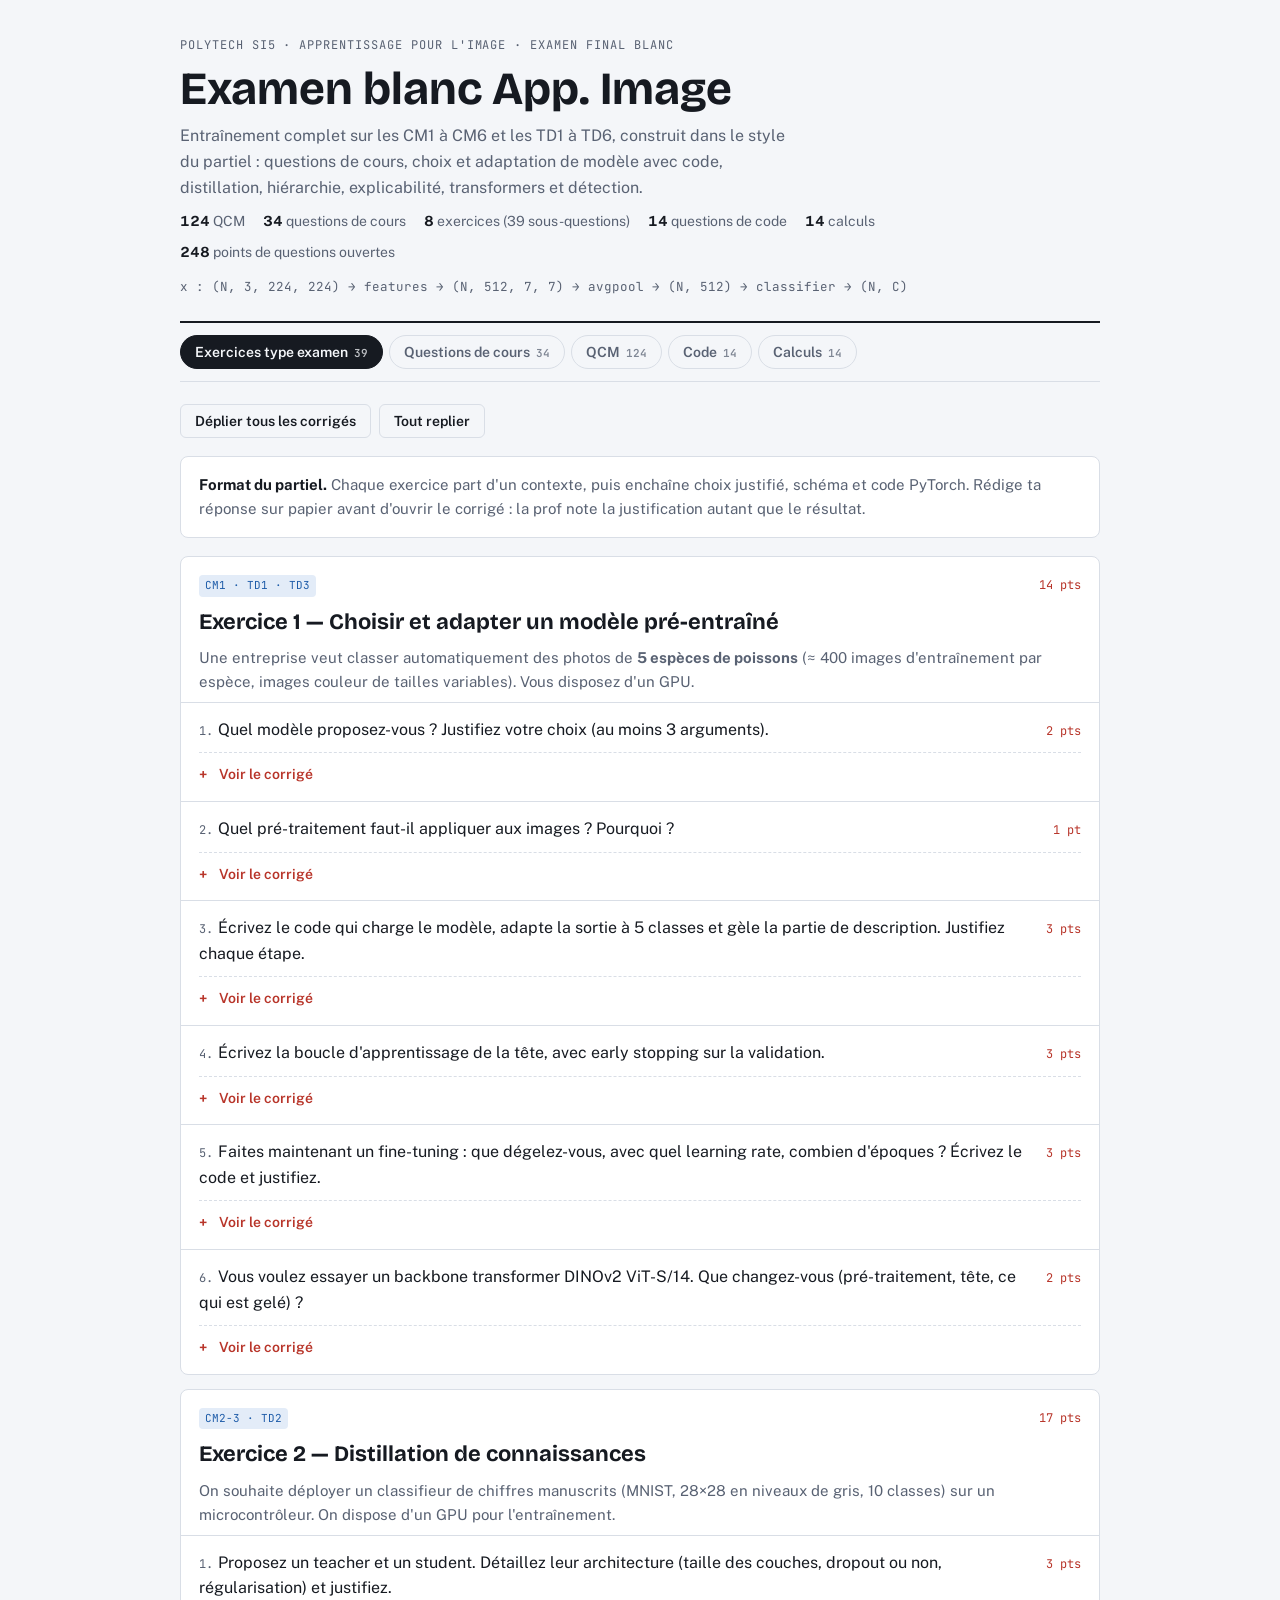
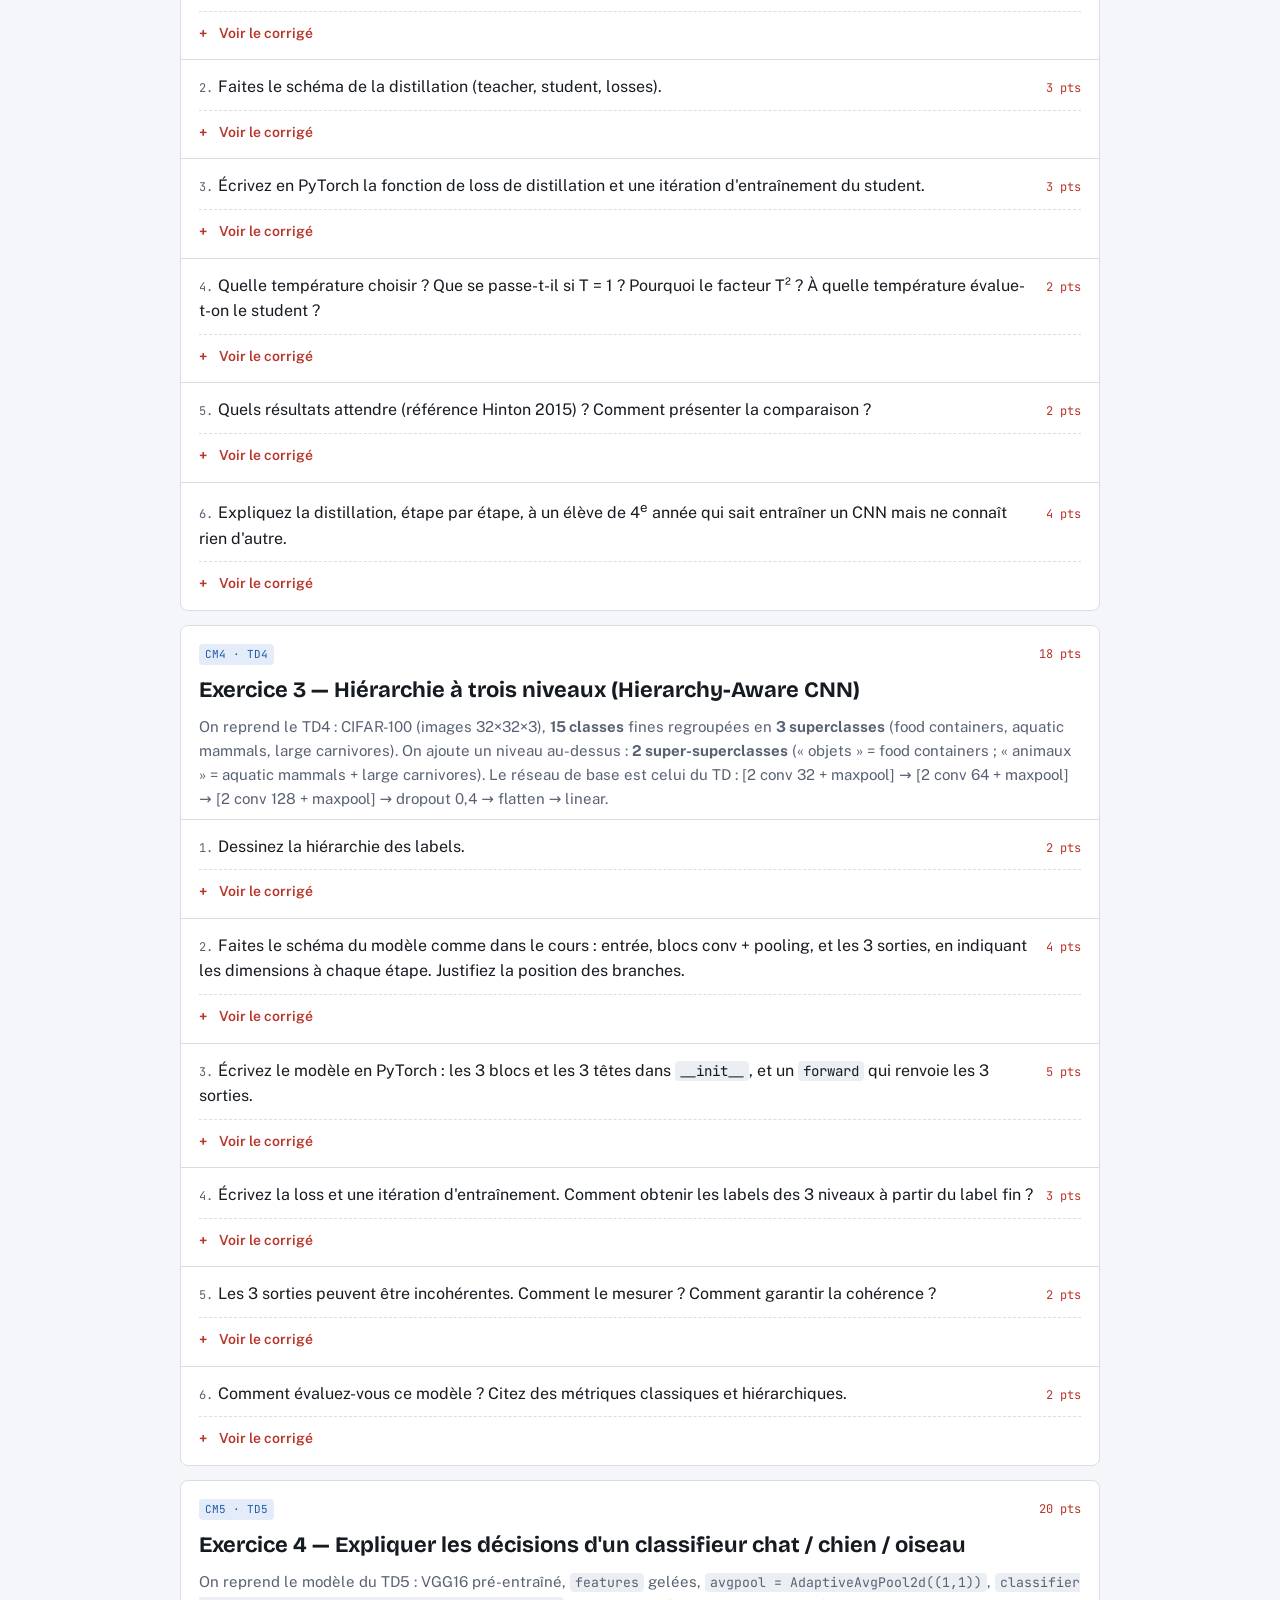
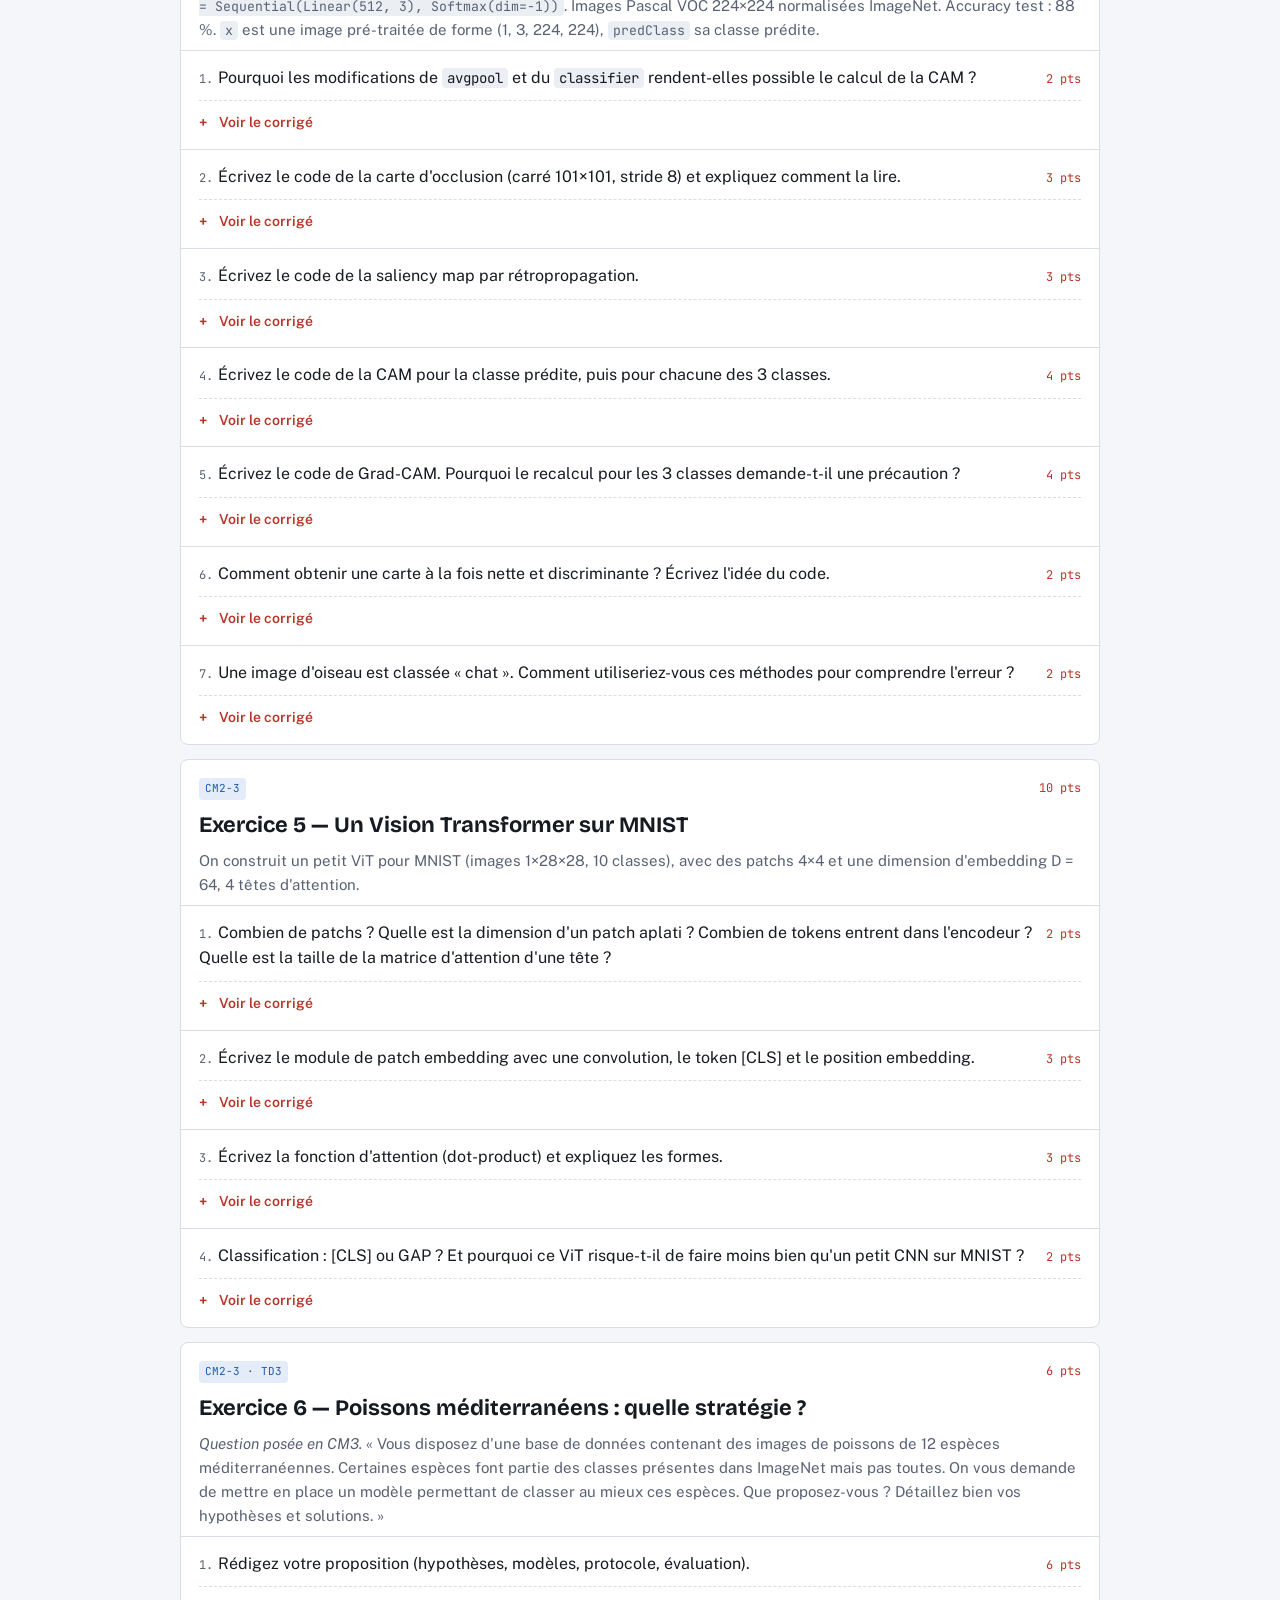
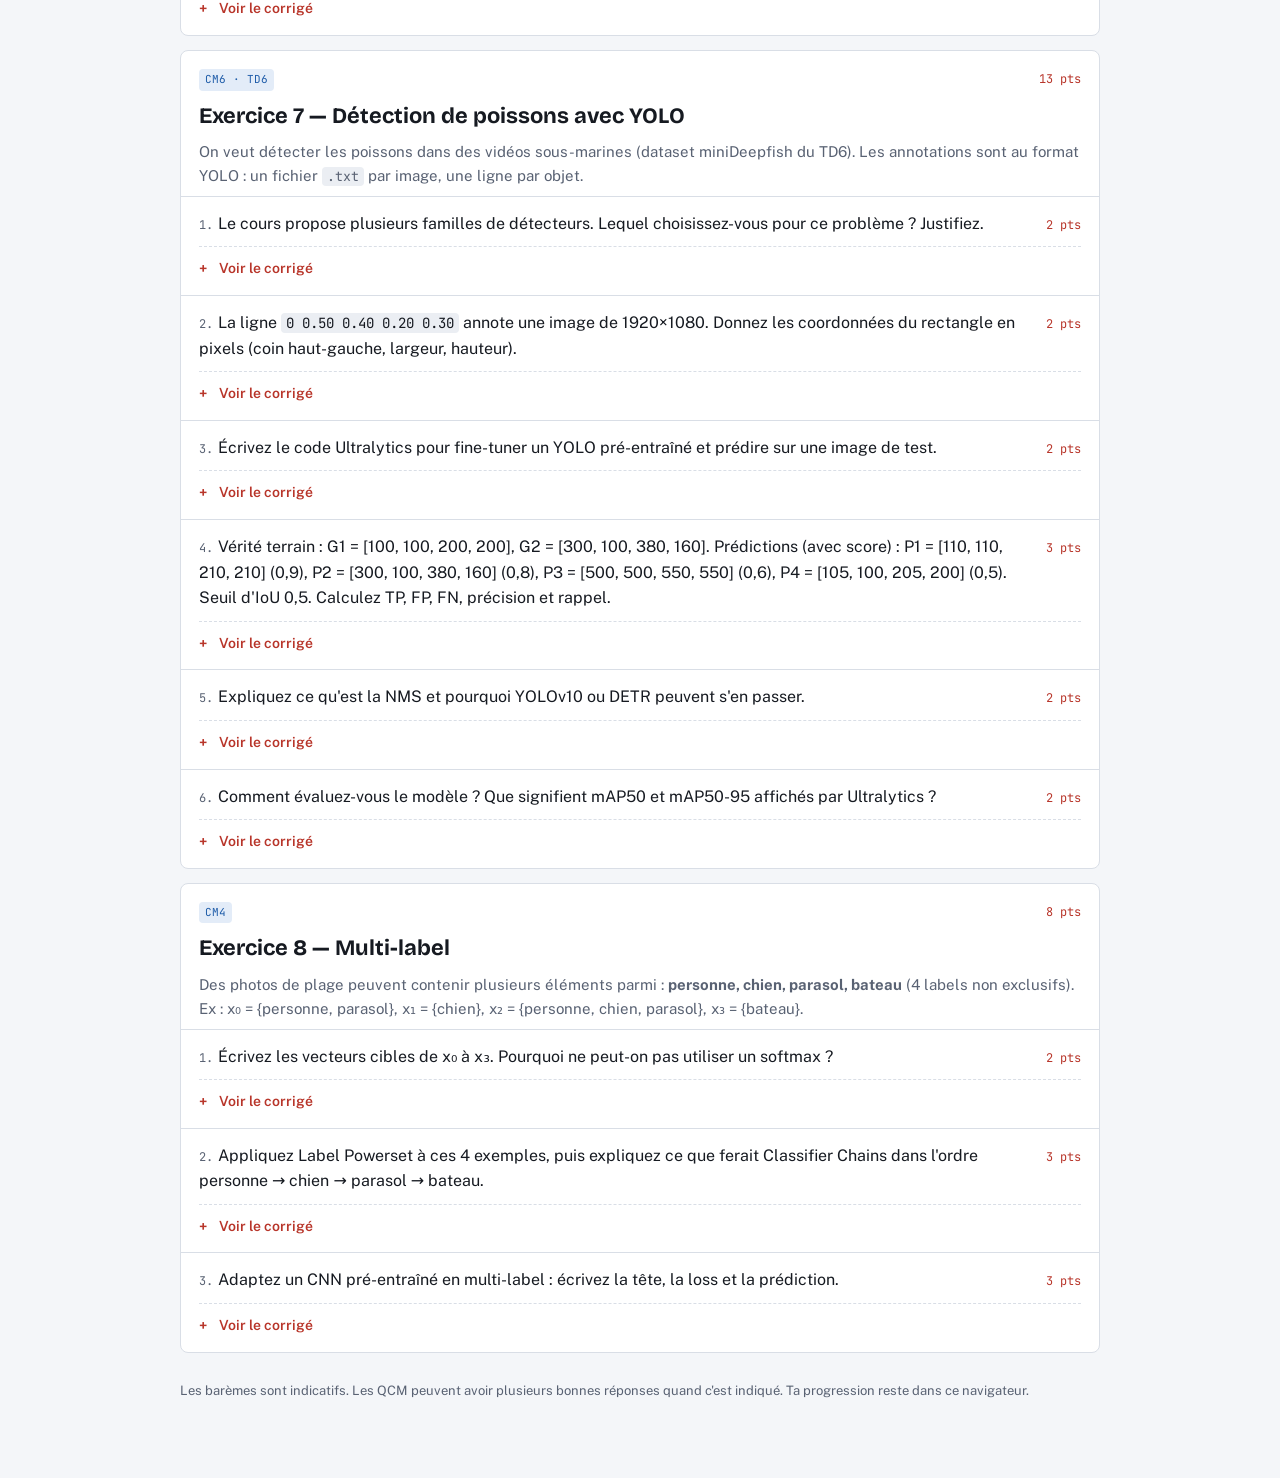
<file: matieres/app-image/examen-blanc.html>
<!doctype html><html><head><meta charset=utf8><meta name=viewport content="width=device-width,initial-scale=1,viewport-fit=cover"><style>:root{color-scheme:light;box-sizing:border-box;padding-top:env(safe-area-inset-top,0px);padding-bottom:env(safe-area-inset-bottom,0px)}html{scroll-padding-top:env(safe-area-inset-top,0px)}body{margin:0;padding:0;font:14px -apple-system,BlinkMacSystemFont,sans-serif;background:#fff;color:#000}img{max-width:100%}[hidden]:not([hidden=until-found i]){display:none!important}</style></head><body>
<title>Examen blanc App. Image</title>
<meta name="claude:viewport-fit-sides" content="cover">
<link rel="preconnect" href="https://fonts.googleapis.com">
<link rel="preconnect" href="https://fonts.gstatic.com" crossorigin>
<link rel="stylesheet" href="https://fonts.googleapis.com/css2?family=Bricolage+Grotesque:opsz,wght@12..96,500;12..96,700&family=Public+Sans:ital,wght@0,400;0,600;0,700;1,400&family=JetBrains+Mono:wght@400;600&display=swap">
<style>
/* Layout : copie d'examen — en-tête sujet, onglets par type d'épreuve, cartes-questions avec barème, corrigé "stylo rouge" à déplier */
:root{
  --bg:#F4F6F9; --surface:#FFFFFF; --sunk:#EBEEF3; --ink:#161A21; --muted:#596273; --line:#D9DEE6;
  --accent:#1D5BA8; --accent-soft:#E3ECF8; --pen:#B8352A; --pen-soft:#FBEDEB;
  --ok:#1D7A4C; --ok-soft:#E3F3EA; --bad:#B2281F; --bad-soft:#FBE8E6; --code:#0F1720; --code-ink:#DCE3EC;
  --f-display:"Bricolage Grotesque", "Avenir Next", "Segoe UI", system-ui, sans-serif;
  --f-body:"Public Sans", "Segoe UI", system-ui, -apple-system, sans-serif;
  --f-mono:"JetBrains Mono", ui-monospace, "SFMono-Regular", Menlo, Consolas, monospace;
}
@media (prefers-color-scheme: dark){ :root:not([data-theme="light"]){
  --bg:#10141A; --surface:#181D25; --sunk:#1F2530; --ink:#E6EAF0; --muted:#9AA4B4; --line:#2B323E;
  --accent:#86AEEA; --accent-soft:#1C2A40; --pen:#F08A7E; --pen-soft:#2E1C1B;
  --ok:#62C792; --ok-soft:#16291F; --bad:#F2887F; --bad-soft:#301A19; --code:#0A0E13; --code-ink:#DCE3EC; color-scheme:dark }}
:root[data-theme="dark"]{
  --bg:#10141A; --surface:#181D25; --sunk:#1F2530; --ink:#E6EAF0; --muted:#9AA4B4; --line:#2B323E;
  --accent:#86AEEA; --accent-soft:#1C2A40; --pen:#F08A7E; --pen-soft:#2E1C1B;
  --ok:#62C792; --ok-soft:#16291F; --bad:#F2887F; --bad-soft:#301A19; --code:#0A0E13; --code-ink:#DCE3EC; color-scheme:dark }
*{box-sizing:border-box}
body{background:var(--bg);color:var(--ink);font-family:var(--f-body);font-size:16px;line-height:1.6;
  padding-left:max(16px, env(safe-area-inset-left, 0px));padding-right:max(16px, env(safe-area-inset-right, 0px));padding-block:0 64px}
.wrap{max-width:920px;margin:0 auto}
header.sujet{padding-block:36px 20px;border-bottom:2px solid var(--ink);display:grid;gap:10px}
.eyebrow{font-family:var(--f-mono);font-size:12px;letter-spacing:.08em;text-transform:uppercase;color:var(--muted)}
h1{font-family:var(--f-display);font-weight:700;font-size:clamp(30px,5vw,46px);line-height:1.05;margin:0;text-wrap:balance}
.lede{margin:0;color:var(--muted);max-width:62ch}
.meta{display:flex;flex-wrap:wrap;gap:8px 18px;font-size:14px;color:var(--muted)}
.meta b{color:var(--ink);font-variant-numeric:tabular-nums}
.shape{font-family:var(--f-mono);font-size:12.5px;color:var(--muted);overflow-x:auto;white-space:nowrap;padding-block:4px}
nav.tabs{position:sticky;top:env(safe-area-inset-top, 0px);z-index:5;background:var(--bg);display:flex;gap:6px;overflow-x:auto;padding-block:12px;border-bottom:1px solid var(--line);margin-bottom:22px}
body::before{content:"";position:fixed;inset:0 0 auto;height:env(safe-area-inset-top, 0px);z-index:10;background:var(--bg)}
nav.tabs button{flex:0 0 auto;font:600 14px/1 var(--f-body);color:var(--muted);background:transparent;border:1px solid var(--line);border-radius:999px;padding:9px 14px;cursor:pointer}
nav.tabs button[aria-selected="true"]{background:var(--ink);color:var(--bg);border-color:var(--ink)}
nav.tabs button .n{font-family:var(--f-mono);font-size:11px;opacity:.75;margin-left:6px}
button:focus-visible,input:focus-visible,select:focus-visible,summary:focus-visible{outline:2px solid var(--accent);outline-offset:2px}
.toolbar{display:flex;flex-wrap:wrap;gap:10px;align-items:center;justify-content:space-between;margin-bottom:18px}
.toolbar .left{display:flex;flex-wrap:wrap;gap:8px;align-items:center}
.chip{font:600 13px/1 var(--f-body);border:1px solid var(--line);background:var(--surface);color:var(--muted);border-radius:6px;padding:7px 10px;cursor:pointer}
.chip[aria-pressed="true"]{background:var(--accent-soft);color:var(--accent);border-color:var(--accent)}
.btn{font:600 14px/1 var(--f-body);border:1px solid var(--ink);background:var(--ink);color:var(--bg);border-radius:6px;padding:9px 14px;cursor:pointer}
.btn.ghost{background:transparent;color:var(--ink);border-color:var(--line)}
.score{font-family:var(--f-mono);font-size:13px;color:var(--muted);font-variant-numeric:tabular-nums}
.score b{color:var(--ink)}
.intro{background:var(--surface);border:1px solid var(--line);border-radius:8px;padding:16px 18px;margin-bottom:18px;color:var(--muted);font-size:15px}
.intro b{color:var(--ink)}
.list{display:grid;gap:14px}
.q{background:var(--surface);border:1px solid var(--line);border-radius:8px;padding:18px 18px 14px;min-width:0}
.qhead{display:flex;gap:10px;align-items:baseline;justify-content:space-between;margin-bottom:8px}
.qnum{font-family:var(--f-mono);font-size:12px;color:var(--muted);letter-spacing:.04em}
.tag{font-family:var(--f-mono);font-size:11px;color:var(--accent);background:var(--accent-soft);border-radius:4px;padding:2px 6px;white-space:nowrap}
.pts{font-family:var(--f-mono);font-size:12px;color:var(--pen);white-space:nowrap}
.qtext{font-size:16px;min-width:0}
.qtext p{margin:.4em 0}
.qtext ul,.qtext ol,.corr ul,.corr ol{margin:.4em 0;padding-left:1.3em}
.opts{display:grid;gap:6px;margin:12px 0 8px}
.opt{display:flex;gap:10px;align-items:flex-start;border:1px solid var(--line);border-radius:6px;padding:9px 11px;cursor:pointer;background:var(--surface)}
.opt input{margin-top:5px;accent-color:var(--accent)}
.opt.good{border-color:var(--ok);background:var(--ok-soft)}
.opt.wrong{border-color:var(--bad);background:var(--bad-soft)}
.opt.missed{border-color:var(--ok);border-style:dashed}
.multi{font-size:12.5px;color:var(--muted);font-style:italic}
.actions{display:flex;gap:8px;flex-wrap:wrap;align-items:center;margin-top:6px}
.verdict{font-weight:700;font-size:14px}
.verdict.okv{color:var(--ok)} .verdict.badv{color:var(--bad)}
details.corr{margin-top:10px;border-top:1px dashed var(--line);padding-top:8px}
details.corr summary{cursor:pointer;font:600 14px var(--f-body);color:var(--pen);list-style:none;display:inline-flex;gap:6px;align-items:center}
details.corr summary::-webkit-details-marker{display:none}
details.corr summary::before{content:"+";font-family:var(--f-mono);display:inline-block;width:1em}
details.corr[open] summary::before{content:"–"}
.corrbody{margin-top:8px;padding:12px 14px;border-left:3px solid var(--pen);background:var(--pen-soft);border-radius:0 6px 6px 0;font-size:15px;min-width:0}
.corrbody p{margin:.45em 0}
.expl{margin-top:8px;padding:10px 12px;border-left:3px solid var(--pen);background:var(--pen-soft);border-radius:0 6px 6px 0;font-size:14.5px}
pre{background:var(--code);color:var(--code-ink);font-family:var(--f-mono);font-size:13px;line-height:1.55;padding:12px 14px;border-radius:6px;overflow-x:auto;margin:.6em 0;max-width:100%}
code{font-family:var(--f-mono);font-size:.88em}
:not(pre)>code{background:var(--sunk);padding:1px 5px;border-radius:4px}
table{border-collapse:collapse;font-size:14px;font-variant-numeric:tabular-nums}
.tw{overflow-x:auto;max-width:100%;margin:.6em 0}
th,td{border:1px solid var(--line);padding:5px 9px;text-align:left;vertical-align:top}
th{background:var(--sunk);font-weight:600}
.exo{background:var(--surface);border:1px solid var(--line);border-radius:8px;overflow:hidden}
.exo>.ehead{padding:18px 18px 8px}
.exo h2{font-family:var(--f-display);font-weight:700;font-size:22px;margin:4px 0 6px;text-wrap:balance}
.exo .ctx{color:var(--muted);font-size:15px}
.exo .sub{border-top:1px solid var(--line);padding:14px 18px}
.subq{display:flex;gap:10px;justify-content:space-between;align-items:baseline}
.subq .qtext{flex:1}
.hint{font-size:13px;color:var(--muted)}
.empty{color:var(--muted);padding:20px;text-align:center}
.foot{margin-top:28px;font-size:13px;color:var(--muted)}
.k{font-weight:700}
@media (max-width:560px){ .qhead{flex-wrap:wrap} .subq{flex-direction:column;gap:2px} }
@media (prefers-reduced-motion: no-preference){ details.corr[open] .corrbody{animation:fade .18s ease-out} @keyframes fade{from{opacity:.4}to{opacity:1}} }
</style>

<div class="wrap">
<header class="sujet">
  <div class="eyebrow">Polytech SI5 · Apprentissage pour l'image · Examen final blanc</div>
  <h1>Examen blanc App. Image</h1>
  <p class="lede">Entraînement complet sur les CM1 à CM6 et les TD1 à TD6, construit dans le style du partiel : questions de cours, choix et adaptation de modèle avec code, distillation, hiérarchie, explicabilité, transformers et détection.</p>
  <div class="meta" id="meta"></div>
  <div class="shape">x : (N, 3, 224, 224) → features → (N, 512, 7, 7) → avgpool → (N, 512) → classifier → (N, C)</div>
</header>
<nav class="tabs" role="tablist" id="tabs"></nav>
<main id="main"></main>
<p class="foot">Les barèmes sont indicatifs. Les QCM peuvent avoir plusieurs bonnes réponses quand c'est indiqué. Ta progression reste dans ce navigateur.</p>
</div>
<script>
const esc = s => s.replace(/&/g,"&amp;").replace(/</g,"&lt;").replace(/>/g,"&gt;");
const C = s => `<pre><code>${esc(s.replace(/^\n/,"").replace(/\s+$/,""))}</code></pre>`;
const T = (head, rows) => `<div class="tw"><table><thead><tr>${head.map(h=>`<th>${h}</th>`).join("")}</tr></thead><tbody>${rows.map(r=>`<tr>${r.map(c=>`<td>${c}</td>`).join("")}</tr>`).join("")}</tbody></table></div>`;
const DATA = { cours: [], qcm: [], exos: [], code: [], calc: [] };
DATA.cours = [
{cm:"CM1", pts:2, q:`Qu'est-ce qu'ImageNet ? Pourquoi ce dataset est-il si important pour les CNN que l'on utilise en TP ?`,
a:`<p><span class="k">Points attendus :</span></p><ul>
<li>Grande base d'images annotées organisée selon la hiérarchie <b>WordNet</b>. Version la plus utilisée : <b>ImageNet-1k</b> = <b>1 000 classes, ~1,3 M images</b> d'entraînement. Version étendue : <b>ImageNet-21k</b> = 21 000 classes, 14 M images.</li>
<li>Support de la compétition <b>ILSVRC</b> (ImageNet Large Scale Visual Recognition Challenge). En <b>2012, AlexNet</b> est le premier CNN à la gagner, avec un grand écart : c'est le début de l'ère deep learning en vision. VGG, GoogLeNet/Inception, ResNet ont ensuite été présentés à ILSVRC.</li>
<li>Importance pratique : presque tous les modèles de <code>torchvision</code> (VGG16, ResNet, EfficientNet…) sont fournis avec des <b>poids pré-entraînés sur ImageNet</b>. On les réutilise en <b>transfer learning</b> : leurs features génériques (bords, textures, formes, parties d'objets) servent sur nos petits datasets (CatDogBird, poissons).</li>
<li>Conséquence : il faut reprendre le <b>même pré-traitement</b> (taille d'entrée, normalisation avec <code>mean=[0.485, 0.456, 0.406]</code>, <code>std=[0.229, 0.224, 0.225]</code>).</li>
<li>Bonus : la hiérarchie WordNet d'ImageNet sert aussi en classification hiérarchique (tieredImageNet-H, CM4).</li></ul>`},

{cm:"CM1", pts:2, q:`Quelles sont les trois grandes parties d'un CNN de classification ? Donnez leur rôle et leur nom dans un modèle <code>torchvision</code> comme EfficientNet ou VGG16.`,
a:`<ol>
<li><b><code>features</code></b> : la partie <b>description / extraction de caractéristiques</b>. Blocs de convolutions + activations (ReLU…) + pooling. Elle transforme l'image en cartes de features de plus en plus abstraites et de moins en moins résolues. C'est la partie que l'on <b>gèle</b> en transfer learning.</li>
<li><b><code>avgpool</code></b> : le <b>pooling global</b> qui ramène les cartes à une taille fixe. GAP (<code>AdaptiveAvgPool2d((1,1))</code>) dans EfficientNet, <code>AdaptiveAvgPool2d((7,7))</code> dans VGG16. Il fait le lien entre la partie spatiale et la partie dense, puis un <code>flatten</code> donne un vecteur.</li>
<li><b><code>classifier</code></b> : la partie <b>classification</b>. Couches denses (Linear), dropout, et une dernière couche avec autant de neurones que de classes. C'est la partie que l'on <b>remplace</b> pour l'adapter à son problème (ex : <code>model.classifier[1] = nn.Linear(1792, 3)</code> pour EfficientNet-B4).</li></ol>
<p>Version « cours » : partie <b>description</b> (conv + pooling) → <b>flatten / pooling global</b> → partie <b>classification</b> (FC + softmax).</p>`},

{cm:"CM1", pts:3, q:`Quelles évolutions d'architecture depuis AlexNet (2012) ont rendu les CNN plus performants ? Citez au moins 5 idées avec le réseau associé.`,
a:`${T(["Réseau","Année","Idée clé"],[
["AlexNet","2012","1er CNN gagnant ILSVRC, ReLU, dropout, entraînement GPU"],
["VGG16/19","2014","<b>Filtres 3×3 empilés</b> : 3 conv 3×3 = même champ réceptif qu'une 7×7, mais <b>moins de paramètres</b> (3·9·C² contre 49·C²) et <b>plus de non-linéarités</b>. Réseau plus profond (16/19 couches à poids)"],
["Network in Network","2013","<b>Convolution 1×1</b> : réduire la profondeur (nb de canaux) et ajouter de la non-linéarité à moindre coût"],
["GoogLeNet / Inception v1","2014","<b>Module Inception</b> : conv 1×1, 3×3, 5×5 et max pool <b>en parallèle</b> (on ne choisit pas la taille, on essaie tout), avec des 1×1 de réduction avant les grosses conv. 22 couches mais 12× moins de paramètres qu'AlexNet. <b>Sorties auxiliaires</b> pour injecter du gradient dans les couches basses"],
["ResNet","2015","<b>Connexions résiduelles</b> (shortcut) : le bloc apprend F(x) et sort F(x)+x. Au pire il apprend l'identité, donc un réseau profond ne fait pas moins bien qu'un réseau moins profond. Jusqu'à <b>152 couches</b>. Plus de FC sauf la dernière (GAP). Effet régularisant sur le paysage de la loss"],
["Xception","2016","<b>Convolutions séparables</b> : depthwise (spatiale, par canal) puis pointwise (1×1)"],
["EfficientNet","2019","<b>Compound scaling</b> : agrandir ensemble profondeur (d = α^φ), largeur (w = β^φ) et résolution (r = γ^φ) avec un seul coefficient φ. État de l'art avec moins de paramètres et une inférence rapide"],
["NasNet, EfficientNetV2","2018-21","<b>Architecture apprise</b> (Neural Architecture Search : grid search, reinforcement learning, progressive learning)"],
["ConvNeXt","2022","CNN « modernisé » avec des choix inspirés des transformers"]])}
<p>À citer aussi : <b>Batch Normalization</b> (stabilise et accélère), remplacement des FC par un <b>GAP</b> (beaucoup moins de paramètres).</p>`},

{cm:"CM1", pts:3, q:`Comment améliorer l'apprentissage d'un CNN <b>uniquement en modifiant la boucle d'apprentissage</b>, sans toucher à l'architecture du modèle ? Justifiez chaque proposition.`,
a:`<ul>
<li><b>Early stopping</b> : surveiller une métrique de <b>validation</b> à chaque époque et s'arrêter quand elle ne progresse plus de plus de <code>delta</code> pendant <code>max_patience</code> époques. Évite le surapprentissage et le temps perdu.</li>
<li><b>Sauvegarder le meilleur modèle</b> (<code>copy.deepcopy(model.state_dict())</code>) au lieu du dernier, puis le recharger à la fin.</li>
<li><b>Choix de l'optimiseur</b> : SGD + momentum, RMSprop, Adam, AdamW, Muon. Les optimiseurs adaptatifs convergent plus vite.</li>
<li><b>Learning rate et scheduler</b> : un lr adapté, puis un scheduler qui le diminue (step, cosine, ReduceLROnPlateau) pour affiner en fin d'apprentissage. Le scheduler « connaît » l'optimiseur.</li>
<li><b>Taille de batch</b> et <b>mélange</b> des données à chaque époque (<code>shuffle=True</code> pour le train seulement).</li>
<li><b>Data augmentation</b> dans le Dataset / DataLoader (translations comme le jitter de Hinton, flips, crops, rotations…) : plus de données vues, meilleure généralisation, sans changer le modèle.</li>
<li><b>Weight decay</b> (régularisation L2 via l'optimiseur), <b>gradient clipping</b>.</li>
<li>Respecter <code>model.train()</code> / <code>model.eval()</code>, faire <code>optimizer.zero_grad()</code> à chaque batch, évaluer sous <code>torch.inference_mode()</code>.</li>
<li>Bien découper train / validation / test (le test n'est utilisé qu'une fois à la fin).</li></ul>
<p class="hint">Piège : dropout et batch normalization sont des modifications du <b>modèle</b>, ils ne répondent pas à la question.</p>`},

{cm:"CM1", pts:2, q:`Expliquez la différentiation automatique de PyTorch (autograd) sur l'exemple <code>y = 3a + ab</code> avec <code>a = 10</code>, <code>b = 20</code>. Pourquoi faut-il appeler <code>zero_grad()</code> ?`,
a:`<ul>
<li>Pendant le <b>forward</b>, PyTorch construit un <b>graphe (arbre) dynamique</b> des opérations pour toutes les variables qui ont <code>requires_grad=True</code> : v₁ = 3a = 30, v₂ = ab = 200, y = v₁ + v₂ = <b>230</b>.</li>
<li>Pendant le <b>backward</b> (mode <b>reverse</b>, adapté à beaucoup d'entrées et peu de sorties, comme en ML), on propage les valeurs adjointes depuis la sortie : ȳ = 1, puis ∂y/∂a = 3 + b = <b>23</b> et ∂y/∂b = a = <b>10</b>.</li>
<li>Le graphe est <b>libéré</b> après <code>backward()</code>.</li>
<li>Les gradients sont <b>accumulés</b> (additionnés) dans <code>.grad</code>. Sans <code>zero_grad()</code>, le gradient d'un batch s'ajouterait à celui du batch précédent.</li></ul>
<p class="hint">Remarque : la slide écrit y = 220, c'est une coquille (30 + 200 = 230).</p>`},

{cm:"CM1", pts:2, q:`Pourquoi utilise-t-on des convolutions plutôt que des couches denses pour les images ? Combien de paramètres a une couche <code>Conv2d(3, 4, kernel_size=3)</code> ?`,
a:`<ul><li><b>Partage des poids</b> : le même filtre est appliqué à tous les pixels, donc beaucoup moins de poids à apprendre qu'une couche dense sur tous les pixels.</li>
<li><b>Localité</b> : un neurone ne regarde qu'un voisinage, ce qui est adapté aux motifs locaux (bords, textures).</li>
<li>Équivariance à la translation : le même motif est détecté partout.</li>
<li>Héritage du traitement d'image classique (Sobel, filtres de lissage, SIFT…), tous à base de convolution. Le CNN <b>apprend</b> les filtres.</li></ul>
<p>Paramètres : chaque filtre a 3 × 3 × 3 (canaux d'entrée) + 1 (biais) = 28 coefficients. Pour 4 filtres : <b>4 × 28 = 112</b>. Le nombre de canaux d'entrée « disparaît » car chaque filtre somme sur tous les canaux.</p>`},

{cm:"CM1", pts:2, q:`Que changent <code>model.train()</code>, <code>model.eval()</code> et <code>torch.inference_mode()</code> ? Pour quelles couches est-ce important ?`,
a:`<ul><li><code>model.train()</code> : mode entraînement. Le <b>dropout</b> éteint aléatoirement des neurones, la <b>batch norm</b> normalise avec les statistiques du batch et met à jour sa moyenne mobile (EMA).</li>
<li><code>model.eval()</code> : mode évaluation. Dropout <b>désactivé</b>, batch norm utilise la <b>moyenne mobile</b> apprise.</li>
<li><code>torch.inference_mode()</code> (ou <code>torch.no_grad()</code>) : <b>ne construit pas le graphe</b> et ne calcule pas de gradients. Plus rapide et moins de mémoire. Ça n'a <b>rien à voir</b> avec le mode train/eval : il faut les deux pour évaluer.</li></ul>`},

{cm:"CM1", pts:2, q:`Quelles métriques utiliser en classification multi-classe ? Différence entre F1 <code>micro</code>, <code>macro</code> et <code>weighted</code> ? Quelle est l'accuracy d'un classifieur aléatoire sur n classes équilibrées ?`,
a:`<ul><li>Accuracy, rappel (TP/(TP+FN)), précision (TP/(TP+FP)), F1 = 2·P·R/(P+R) = 2TP/(2TP+FP+FN), matrice de confusion.</li>
<li><b>micro</b> : on cumule TP, FP, FN sur toutes les classes puis on calcule. En multi-classe mono-label, micro = accuracy.</li>
<li><b>macro</b> : on calcule le score par classe (une classe positive contre les autres) puis on fait la <b>moyenne simple</b>. Chaque classe compte pareil.</li>
<li><b>weighted</b> : moyenne pondérée par la taille des classes.</li>
<li><code>None</code> : un score par classe.</li>
<li>Classifieur aléatoire sur n classes équilibrées : accuracy = rappel(micro) = F1(micro) = <b>1/n</b> (33 % pour 3 classes, 10 % pour MNIST). C'est la référence pour juger un modèle.</li></ul>`},

{cm:"CM1", pts:2, q:`Expliquez le rôle du dropout et de la batch normalization.`,
a:`<p><b>Dropout</b> : à chaque itération, une proportion p de neurones choisis aléatoirement est éteinte. Ils ne contribuent pas à la sortie et leurs poids ne sont pas mis à jour. Effet : <b>régularisation</b>, moins de surapprentissage. Actif en train, désactivé en eval. Exemple : <code>nn.Dropout(p=0.2)</code>.</p>
<p><b>Batch normalization</b> : normaliser l'entrée des couches cachées avec la moyenne et l'écart-type du batch (64, 128, 256…). Avantages : régularisation, évite le vanishing gradient avec la sigmoïde, accélère l'apprentissage. En train : stats du batch + calcul d'une moyenne mobile (EMA). En eval : utilise la moyenne mobile.</p>`},

{cm:"CM1", pts:2, q:`Qu'est-ce que le transfer learning et le fine-tuning ? Dans quel ordre fait-on les choses et pourquoi ?`,
a:`<ol><li>Charger un modèle <b>pré-entraîné</b> (ImageNet) et son <b>pré-traitement</b>.</li>
<li><b>Remplacer la dernière couche</b> du classifier par une couche à C sorties (nos classes).</li>
<li><b>Geler</b> la partie <code>features</code> (<code>requires_grad = False</code>) : les features génériques sont déjà bonnes, et on a peu de données, donc pas de risque de les détruire.</li>
<li>Entraîner <b>seulement le classifier</b> (transfer learning), en passant à l'optimiseur uniquement les paramètres entraînables.</li>
<li><b>Fine-tuning</b> : <b>dégeler les derniers blocs</b> de <code>features</code> (les plus spécifiques à ImageNet) et entraîner <b>quelques époques</b> avec un <b>lr plus petit</b> (ex : 1e-4 au lieu de 1e-3), pour adapter légèrement les features sans les détruire.</li></ol>
<p>Pourquoi cet ordre : au début, la nouvelle tête est aléatoire et produit de gros gradients. Si tout était dégelé, ces gradients abîmeraient les features pré-entraînées.</p>`},

{cm:"CM2-3", pts:3, q:`Décrivez les étapes d'un Vision Transformer (ViT), de l'image jusqu'à la classe.`,
a:`<ol><li><b>Découpage en patchs</b> (ex : 224×224, patchs 16×16 → 14×14 = <b>196 patchs</b>).</li>
<li><b>Projection linéaire</b> de chaque patch aplati vers un embedding de dimension D (<code>nn.Linear(16*16*3, D)</code>), ou de façon équivalente <code>nn.Conv2d(3, D, kernel_size=16, stride=16)</code>.</li>
<li>Ajout d'un <b>token [CLS]</b> appris en position 0 (197 tokens).</li>
<li>Ajout d'un <b>position embedding</b> 1D <b>appris</b> (<code>nn.Parameter</code> de forme (1, N+1, D)). L'étude du papier montre que la méthode d'encodage importe peu, mais qu'il en faut un.</li>
<li><b>L blocs encodeur</b> : LayerNorm → <b>multi-head self-attention</b> → résiduel, puis LayerNorm → MLP → résiduel.</li>
<li><b>Tête MLP</b> appliquée à la sortie du token [CLS] → classes. Alternative « CNN » : GAP sur les tokens. Avec un bon lr, les deux donnent des résultats proches.</li></ol>`},

{cm:"CM2-3", pts:2, q:`Écrivez la formule de l'attention et expliquez le rôle de Q, K, V, de √d<sub>k</sub> et du multi-head.`,
a:`<p><b>Attention(Q, K, V) = softmax(Q·Kᵀ / √d<sub>k</sub>) · V</b>, avec Q, K ∈ ℝ^(T×d<sub>k</sub>), V ∈ ℝ^(T×d<sub>v</sub>), T = longueur de la séquence (nb de tokens).</p>
<ul><li><b>Q</b> (queries) : ce que chaque token cherche. <b>K</b> (keys) : ce que chaque token propose. Q·Kᵀ donne une matrice <b>T×T</b> de similarités.</li>
<li>softmax par ligne → poids d'attention. Chaque sortie est une moyenne pondérée des <b>V</b> (values).</li>
<li><b>√d<sub>k</sub></b> : les produits scalaires grandissent avec la dimension, ce qui saturerait le softmax (gradients quasi nuls). On divise pour stabiliser.</li>
<li>En PyTorch : <code>torch.matmul(Q, K.transpose(-2, -1))</code>, en transposant les deux <b>dernières</b> dimensions.</li>
<li><b>Multi-head</b> : h attentions en parallèle avec leurs propres projections W<sub>i</sub><sup>Q</sup>, W<sub>i</sub><sup>K</sup>, W<sub>i</sub><sup>V</sup>, puis concaténation et projection W<sup>O</sup>. Chaque tête peut capter un type de relation différent.</li></ul>`},

{cm:"CM2-3", pts:2, q:`Pourquoi un ViT a-t-il besoin de beaucoup plus de données qu'un CNN ? Sur quels datasets a-t-il été entraîné ?`,
a:`<ul><li>Le CNN a des <b>biais inductifs</b> forts : localité et partage des poids (convolution), invariance à la translation (pooling). Le ViT n'en a presque pas : l'attention relie tous les patchs dès la première couche, et il doit tout apprendre des données.</li>
<li>Entraîné sur <b>ImageNet-1k</b> (1 000 classes, 1,3 M images), <b>ImageNet-21k</b> (21 000 classes, 14 M images) et <b>JFT-300M</b> (18 000 classes, des centaines de millions d'images haute résolution, <b>non public</b>).</li>
<li>Variantes : ViT-Base (12 couches, D = 768, 12 têtes, 86 M), ViT-Large (24 couches, D = 1024, 16 têtes, 307 M ; la slide écrit 1064, c'est une coquille), ViT-Huge (32 couches, D = 1280, 16 têtes, 632 M).</li>
<li>C'est ce qui motive <b>DeiT</b> : entraîner un ViT avec moins de données et moins de GPU, grâce à la distillation.</li></ul>`},

{cm:"CM2-3", pts:3, q:`Qu'est-ce que la distillation de connaissances (Hinton 2015) ? Écrivez la loss et expliquez le rôle de la température T et du facteur T².`,
a:`<p>Transférer la connaissance d'un grand modèle déjà entraîné (<b>teacher</b>) vers un modèle plus petit (<b>student</b>). Le student obtient de meilleurs résultats que s'il était entraîné seul.</p>
<p><b>L = (1 − λ) · CE(ψ(z<sub>s</sub>), y) + λ · T² · KL(ψ(z<sub>t</sub>/T) ‖ ψ(z<sub>s</sub>/T))</b>, avec ψ = softmax, z = logits, KL(t, s) = Σ t·log(t/s).</p>
<ul><li>Terme <b>hard</b> : cross-entropy classique avec les vraies classes.</li>
<li>Terme <b>soft</b> : le student imite la distribution de probabilités du teacher. Ces « soft targets » contiennent la connaissance cachée : pour un 2, le teacher dit aussi « ça ressemble un peu à un 7 ».</li>
<li><b>Température T</b> : softmax(z/T). T = 1 : softmax normal. <b>T grand</b> : distribution <b>plus douce, plus uniforme</b>, donc les petites probabilités deviennent visibles et informatives. Hinton utilise <b>T = 20</b> sur MNIST.</li>
<li><b>T²</b> : les gradients du terme soft sont divisés par T². On multiplie par T² pour garder un équilibre entre les deux termes quand on change T.</li>
<li>Le teacher est <b>figé</b> (<code>teacher.eval()</code>, pas de gradient). À l'inférence, le student utilise T = 1.</li></ul>`},

{cm:"CM2-3", pts:2, q:`Quels sont les résultats de Hinton 2015 sur MNIST (architectures et nombre d'erreurs) ?`,
a:`${T(["Modèle","Architecture","Régularisation","Erreurs test"],[
["Teacher","MLP 2 couches cachées de <b>1200</b> ReLU","dropout + contraintes de poids + images décalées (jitter) jusqu'à 2 pixels","<b>67</b>"],
["Student seul","MLP 2 couches cachées de <b>800</b> ReLU","aucune","<b>146</b>"],
["Student distillé","même que le student","seulement la tâche de matcher les soft targets du teacher à <b>T = 20</b>","<b>74</b>"]])}
<p>Le student distillé se rapproche fortement du teacher, avec beaucoup moins de paramètres et sans régularisation.</p>`},

{cm:"CM2-3", pts:2, q:`Qu'apporte DeiT par rapport à ViT ? Qu'est-ce que le distillation token ?`,
a:`<ul><li>DeiT (Touvron et al. 2021) : entraîner un transformer avec <b>moins de GPU</b> et <b>moins de données</b> (ImageNet-1k seulement).</li>
<li><b>Distillation token</b> : un token appris en plus du [CLS], qui traverse l'encodeur et interagit avec les patchs par l'attention. Sa sortie est entraînée à prédire les <b>labels durs prédits par le teacher</b> (hard distillation), tandis que le [CLS] apprend avec les vraies classes.</li>
<li>Le <b>teacher est un CNN</b> : il apporte au ViT son biais inductif.</li>
<li>Students : architecture ViT + distillation token, tête linéaire. DeiT-Ti (D = 192, 3 têtes, 5 M), DeiT-S (384, 6 têtes, 22 M), DeiT-B (768, 12 têtes, 86 M = ViT-B).</li>
<li>Variante de loss hard : L = ½·CE(ψ(z<sub>s</sub>), y) + ½·CE(ψ(z<sub>s</sub>), y<sub>t</sub>), y<sub>t</sub> = argmax du teacher.</li></ul>`},

{cm:"CM2-3", pts:3, q:`Expliquez DINO : comment apprendre des représentations sans labels ? Comment éviter le collapse ? Qu'apportent DINOv2 et DINOv3 ?`,
a:`<ul><li><b>DINO</b> = self-<b>DI</b>stillation with <b>NO</b> labels (2021). <b>Même architecture</b> pour teacher et student.</li>
<li>Le student doit reproduire la <b>distribution de sortie</b> du teacher sur <b>des vues augmentées différentes</b> de la même image, ce qui rend la représentation invariante aux augmentations.</li>
<li>Vues : <b>2 crops globaux</b> (> 50 % de l'image) passés au teacher <b>et</b> au student, plusieurs <b>crops locaux</b> (< 50 %) passés <b>seulement au student</b>. Le student apprend le lien local → global.</li>
<li>Le teacher <b>n'est pas entraîné par gradient</b> : ses poids sont une <b>moyenne mobile (EMA)</b> de ceux du student (momentum encoder) : θ<sub>t</sub> ← λ·θ<sub>t</sub> + (1 − λ)·θ<sub>s</sub>, avec λ ≥ 0,99.</li>
<li><b>Collapse</b> (sortie constante) évité par <b>centering</b> (on retire une moyenne aux sorties du teacher) et <b>sharpening</b> (température basse dans le softmax du teacher).</li>
<li><b>DINOv2</b> (2024) : foundation model (classification, segmentation, profondeur…), plus gros, données curées <b>LVD-142M</b> (clustering puis même nombre d'images par cluster). Deux losses : <b>DINO</b> (niveau image, vue d'ensemble) + <b>iBOT</b> (niveau patch, détails locaux).</li>
<li><b>DINOv3</b> (2025) : 1 B → <b>7 B</b> paramètres, plus de données. Problème : dégradation sur les tâches locales. Solution : <b>Gram anchoring</b> (après 1 M itérations), une loss qui garde les similarités entre patchs (matrice de Gram) proches de celles d'un « Gram teacher ». Haute résolution.</li></ul>`},

{cm:"CM4", pts:2, q:`Quelle est la différence entre classification multi-classe, multi-label et multi-label hiérarchique ? Que change-t-on à la sortie du réseau ?`,
a:`<ul><li><b>Multi-classe</b> : classes mutuellement exclusives, une seule par image. Sortie <b>softmax</b> + cross-entropy.</li>
<li><b>Multi-label</b> : plusieurs labels par image (chat + chien + appartement). Sortie : <b>une sigmoïde par label</b> (vecteur binaire), loss <b>binary cross-entropy</b> (<code>nn.BCEWithLogitsLoss</code>), et un seuil (ex : 0,5) par label.</li>
<li><b>Hiérarchique</b> : les labels forment un arbre ou un DAG (chat → félin → mammifère → animal). Si un label est vrai, ses ancêtres le sont aussi.</li></ul>`},

{cm:"CM4", pts:3, q:`Présentez Binary Relevance, Classifier Chains et Label Powerset, avec leurs avantages et inconvénients.`,
a:`${T(["Méthode","Principe","+","−"],[
["Binary Relevance","1 classifieur binaire indépendant par label, on garde ceux qui disent oui","simple, parallélisable","<b>ignore les corrélations</b> entre labels"],
["Classifier Chains","chaîne de classifieurs : c<sub>i</sub> reçoit en entrée les labels des précédents (vrais en train, prédits en test)","prend en compte les <b>corrélations</b>","<b>l'ordre compte</b>, les erreurs se propagent (solution : ensemble de chaînes aléatoires)"],
["Label Powerset","chaque <b>combinaison</b> de labels devient une classe d'un problème multi-classe","1 seul classifieur","jusqu'à <b>2ⁿ</b> classes, combinaisons rares, impossible de prédire une combinaison jamais vue"]])}
<p>Autre famille : <b>adaptation d'algorithmes</b> (ML-kNN, Clare, AdaBoost.MH/MR, BP-MLL).</p>`},

{cm:"CM4", pts:3, q:`Expliquez les approches flat, locale (top-down) et globale de la classification hiérarchique.`,
a:`<ul><li><b>Flat (bottom-up)</b> : on ignore la hiérarchie, on classe les <b>feuilles</b>, puis on <b>remonte</b> aux ancêtres. Cohérent mais n'exploite pas la structure (modèle n°2 du TD4).</li>
<li><b>Locale (top-down)</b> : on descend l'arbre. Un classifieur <b>par nœud</b> (binaire : incohérences possibles), <b>par nœud parent</b> (multi-classe parmi les enfants : cohérent) ou <b>par niveau</b> (incohérences à corriger). Défaut : <b>propagation des erreurs</b> (une erreur en haut est définitive).</li>
<li><b>Globale (big-bang)</b> : un seul modèle apprend toute la hiérarchie (ex : Hierarchy-Aware CNN avec des branches à plusieurs profondeurs, modèle n°3 du TD4).</li></ul>`},

{cm:"CM4", pts:2, q:`Qu'est-ce qu'une « better mistake » ? Pourquoi le top-k ne suffit-il pas ? Quelle mesure le cours propose-t-il ?`,
a:`<ul><li>Toutes les erreurs ne se valent pas : confondre un husky et un malamute est moins grave que confondre un husky et une voiture.</li>
<li>Le <b>top-k</b> traite toutes les erreurs de la même façon.</li>
<li><b>Distance hiérarchique</b> : LCA = hauteur du plus proche ancêtre commun entre la vraie classe et la prédiction (Husky/Bulldog = 1, Husky/Puppy = 2, Husky/Wolf = 3). Normalisée par la hauteur max de l'arbre.</li>
<li><b>Average hierarchical distance @k</b> : moyenne des LCA des k meilleures prédictions. Exemple du cours : « malinois + border collie » (faux en top-2) a un meilleur score (0,25) que « groenendael + méduse » (juste en top-2 mais 0,5).</li>
<li>Aussi <b>P<sub>LCA</sub>, R<sub>LCA</sub>, F<sub>LCA</sub></b> sur les ensembles augmentés des ancêtres jusqu'au LCA.</li></ul>`},

{cm:"CM4", pts:2, q:`Citez les 4 endroits où l'on peut injecter la hiérarchie dans un réseau (cadre « Making Better Mistakes ») avec un exemple pour chacun.`,
a:`${T(["Levier","Exemple"],[
["Régularisation R<sup>H</sup>","overlapping group lasso : les classes sœurs partagent les mêmes features"],
["Labels y<sup>H</sup>","soft labels exp(−β·d) ; embeddings sur l'hypersphère (Barz & Denzler)"],
["Loss L<sup>H</sup>","CORR + CLS ; HXE (cross-entropy hiérarchique) ; MCLoss de C-HMCNN"],
["Architecture φ<sup>H</sup>","YOLO9000 / WordTree (softmax par groupe de frères) ; Hierarchy-Aware CNN ; B-CNN"]])}`},

{cm:"CM5", pts:2, q:`Pourquoi a-t-on besoin d'expliquer les décisions d'un modèle ? Donnez les deux exemples du cours.`,
a:`<ul><li><b>Aide à la décision</b> : le médecin reçoit « grippe » avec l'explication (éternuements et mal de tête pour, pas de fatigue contre) et juge si le raisonnement tient.</li>
<li><b>Confiance</b> : sur 20 Newsgroups (Christianity vs Atheism), une Random Forest de 500 arbres a <b>92,4 %</b> d'accuracy, mais LIME montre qu'elle s'appuie sur des mots d'en-tête (<code>Posting</code>, <code>Host</code>, <code>NNTP</code>, <code>edu</code>) : c'est un <b>biais du dataset</b>, pas le contenu. Une bonne accuracy ne prouve pas que le modèle a compris.</li>
<li>Autres raisons : débogage, réglementation, sécurité.</li></ul>`},

{cm:"CM5", pts:3, q:`Comparez occlusion, saliency, CAM, Grad-CAM et Guided Grad-CAM (principe, besoin, avantages, limites).`,
a:`${T(["Méthode","Principe","Besoin","+ / −"],[
["Occlusion","cacher un carré gris (0 après normalisation) et mesurer la baisse de P(classe)","forwards seulement (agnostique)","+ intuitif ; − coûteux, dépend de la taille du carré"],
["Saliency","|∂score/∂pixel|, max sur RGB","gradient / pixels","+ 1 forward + 1 backward ; − bruité, peu discriminant"],
["CAM","Σ<sub>k</sub> w<sub>k</sub><sup>c</sup>·M<sub>k</sub>","archi avec <b>GAP + dense</b>","+ discriminant ; − il faut modifier et ré-entraîner le réseau, basse résolution"],
["Grad-CAM","ReLU(Σ α<sub>k</sub><sup>c</sup>·A<sup>k</sup>), α = GAP des gradients","gradient / cartes","+ n'importe quel CNN, sans ré-entraînement ; − basse résolution"],
["Guided Backprop","saliency en ne gardant que les gradients positifs aux ReLU","hook sur les ReLU","+ net ; − non discriminant"],
["Guided Grad-CAM","Guided Backprop ⊙ Grad-CAM upsamplé","les deux","+ net <b>et</b> discriminant"]])}`},

{cm:"CM5", pts:2, q:`Expliquez LIME et ses limites.`,
a:`<ul><li><b>L</b>ocal <b>I</b>nterpretable <b>M</b>odel-agnostic <b>E</b>xplanations : le modèle est une boîte noire.</li>
<li>On découpe l'image en <b>superpixels</b> (composants compréhensibles), on crée beaucoup d'images où des superpixels sont <b>éteints</b> (gris), on note la probabilité de la classe pour chacune, puis on ajuste une <b>régression linéaire locale</b> pondérée par la proximité à l'image d'origine. Les plus grands coefficients donnent l'explication (exemple de la grenouille : P(tree frog) = 0,54, la tête est décisive).</li>
<li>Limites : le modèle linéaire est restrictif ; les superpixels n'expliquent pas tout (un modèle qui classe les photos <b>sépia</b> comme « rétro » ne s'explique pas par des zones) ; résultat instable.</li></ul>`},

{cm:"CM5", pts:2, q:`Qu'est-ce que la valeur de Shapley ? Quels sont ses 4 axiomes ? Pourquoi faut-il l'approximer ?`,
a:`<ul><li>Théorie des jeux coopératifs : les <b>features</b> sont des joueurs, la <b>prédiction</b> est le gain. La valeur de Shapley d'une feature = sa <b>contribution marginale moyenne</b> v(S ∪ {i}) − v(S) sur tous les ordres d'arrivée possibles.</li>
<li>Axiomes : <b>efficacité</b> (la somme des valeurs = valeur de la coalition totale), <b>symétrie</b>, <b>joueur nul</b> (n'apporte rien → 0), <b>additivité</b>.</li>
<li>Coût : <b>2ⁿ</b> coalitions. On approxime par <b>Monte-Carlo</b> : on tire une instance z et une permutation, on construit x<sub>+j</sub> et x<sub>−j</sub> qui ne diffèrent que par la feature j, on fait la différence des prédictions, puis la moyenne sur M tirages.</li>
<li>SHAP (NIPS 2017) applique ces valeurs pour expliquer les prédictions.</li></ul>`},

{cm:"CM6", pts:2, q:`Définissez : classification, segmentation sémantique, classification + localisation, détection d'objets, segmentation d'instances, segmentation panoptique.`,
a:`<ul><li><b>Classification</b> : une classe pour toute l'image.</li>
<li><b>Segmentation sémantique</b> : une classe <b>par pixel</b> (MARMOT, GRASS, ROCKS).</li>
<li><b>Classification + localisation</b> : <b>un</b> objet, son label et sa boîte (x, y, w, h).</li>
<li><b>Détection</b> : <b>tous</b> les objets (nombre inconnu), pour chacun un identifiant, une classe, une position, une taille. Les boîtes peuvent se chevaucher.</li>
<li><b>Segmentation d'instances</b> = détection + segmentation sémantique : un masque par objet (flamant 1, flamant 2…).</li>
<li><b>Panoptique</b> = instances + tout le fond (« stuff » : ciel, herbe, eau).</li></ul>`},

{cm:"CM6", pts:3, q:`Retracez l'évolution R-CNN → Fast R-CNN → Faster R-CNN.`,
a:`${T(["","Propositions","CNN","Tête","Temps test"],[
["R-CNN (2014)","~2000 régions par <b>Selective Search</b>","1 forward <b>par région</b> (régions déformées)","SVM + régression de boîte post hoc","~49 s"],
["Fast R-CNN (2015)","Selective Search","<b>1 forward pour l'image</b>, puis <b>RoI Pooling</b> (SPP 1 niveau) dans la carte conv5","FC → softmax + régression ; loss multitâche log loss + smooth L1","~2,3 s"],
["Faster R-CNN (2016)","<b>RPN</b> appris : fenêtre glissante n×n, k <b>ancres</b>, sorties 2k scores + 4k coordonnées","1 forward","4 losses entraînées conjointement","~0,2 s"]])}`},

{cm:"CM6", pts:2, q:`Expliquez le principe de YOLO et la forme de son tenseur de sortie.`,
a:`<ul><li>Détecteur <b>one-stage</b> : un seul passage prédit toutes les boîtes et classes (« You Only Look Once ») → temps réel.</li>
<li>Image redimensionnée en 448×448, découpée en grille <b>S×S</b> (7×7). Chaque case prédit <b>B</b> boîtes (x, y, w, h, confiance = 5 nombres) et <b>C</b> probabilités de classe.</li>
<li>Sortie : <b>S × S × (B·5 + C)</b>. Pascal VOC (S = 7, B = 2, C = 20) : 7 × 7 × 30. 24 conv + 2 FC.</li>
<li>Entraînement : pour chaque objet, un seul prédicteur est <b>responsable</b>, celui qui a la plus grande <b>IoU</b> avec la vérité.</li></ul>`},

{cm:"CM6", pts:3, q:`Définissez l'IoU, puis expliquez comment on calcule TP, FP, FN, l'AP et la mAP en détection.`,
a:`<ul><li><b>IoU</b> = aire(intersection) / aire(union), entre 0 (disjointes) et 1 (identiques).</li>
<li>Avec un seuil d'IoU : IoU > seuil et bonne classe (et pas de meilleure boîte déjà associée) → <b>TP</b> ; détection sans vérité suffisamment recouverte → <b>FP</b> ; vérité non détectée → <b>FN</b> ; bonne boîte mais mauvaise classe → <b>FP</b> pour la classe prédite et <b>FN</b> pour la vraie.</li>
<li>Précision = TP/(TP+FP), rappel = TP/(TP+FN).</li>
<li><b>AP</b> = aire sous la courbe précision-rappel d'une classe ; <b>mAP</b> = moyenne des AP sur les classes. Notations AP₅₀, AP₇₅, AP<sub>S/M/L</sub>.</li>
<li>Les résultats dépendent du seuil : à 0,35 au lieu de 0,75, un chat prédit avec IoU 0,38 devient un TP.</li></ul>`},

{cm:"CM6", pts:2, q:`Quel problème résout la Focal Loss (RetinaNet) ? Écrivez-la.`,
a:`<p>Le <b>déséquilibre</b> entre le fond (des milliers de boîtes faciles) et les objets : les exemples faciles noient la loss.</p>
<p><b>FL(p) = −(1 − p)^γ · log(p)</b>, γ ≥ 0. Si γ = 0, c'est la cross-entropy. Quand γ augmente, la loss des exemples <b>bien classés</b> (p > 0,5) diminue fortement, et l'effort porte sur les exemples difficiles. Par défaut <b>γ = 2</b> (entre 0,5 et 5). Exemple : p = 0,9 → facteur (0,1)² = 0,01, la loss est divisée par 100.</p>`},

{cm:"CM6", pts:3, q:`Expliquez DETR. Pourquoi n'a-t-il besoin ni d'ancres ni de NMS ?`,
a:`<ul><li>CNN (backbone) → conv 1×1 (c → d) → aplatissement : wh tokens de dimension d, + <b>encodage de position</b>.</li>
<li><b>Encodeur transformer</b> (self-attention sur l'image), puis <b>décodeur</b> qui reçoit <b>N object queries</b> apprises.</li>
<li>N têtes FFN : chaque query prédit une boîte (3 couches) et une classe parmi C + « <b>no object</b> ∅ » (1 couche).</li>
<li>Entraînement : la vérité est complétée par des ∅ jusqu'à N, puis on cherche la <b>permutation</b> qui minimise la somme des coûts (classe + boîte) avec l'<b>algorithme hongrois</b>. Chaque objet est associé à exactement une prédiction.</li>
<li>Pas d'ancres : les queries apprennent leurs positions. Pas de <b>NMS</b> : le matching un-pour-un empêche les doublons.</li>
<li>Résultat : meilleur sur les grands objets (AP<sub>L</sub> 61,1 contre 52,0 pour Faster R-CNN-FPN), moins bon sur les petits.</li></ul>`},

{cm:"CM6", pts:2, q:`Qu'est-ce qu'une convolution transposée ? Et une architecture U-Net ?`,
a:`<ul><li><b>Convolution transposée</b> : on écrit la convolution comme un produit matriciel I₂ = C·I₁ (C de taille 4×16 pour une image 4×4 → 2×2). En multipliant par Cᵀ (16×4), on revient à la taille 4×4. Ce n'est <b>pas</b> une inversion : on retrouve la taille, pas l'image. Dans un réseau, les coefficients sont <b>appris</b>, d'où un <b>upsampling apprenable</b>. Défaut : <b>artefacts en damier</b>.</li>
<li><b>U-Net</b> : encodeur-décodeur en U, avec des <b>skip connections</b> qui <b>concatènent</b> les features de l'encodeur avec celles du décodeur à chaque niveau. Elles réinjectent les détails de localisation perdus pendant la descente. Conçu pour le biomédical.</li></ul>`},

{cm:"CM6", pts:2, q:`Que désignent backbone, neck et head dans un détecteur moderne ? Donnez des exemples.`,
a:`${T(["Partie","Rôle","Exemples"],[
["Backbone","extraire les features","VGG16, ResNet-50, ResNeXt-101, DarkNet53"],
["Neck","mélanger les échelles","FPN, PANet, BiFPN"],
["Head dense (1 étape)","prédire boîtes + classes","RPN, YOLO, SSD, RetinaNet"],
["Head éparse (2 étapes)","","Faster R-CNN, R-FCN"]])}
<p>FPN : voie descendante qui sur-échantillonne ×2 les cartes profondes et les additionne aux cartes moins profondes (via une conv 1×1), pour bien détecter les <b>petits objets</b>.</p>`}
];
DATA.qcm.push(
// ===================== CM1 + TD1 =====================
{cm:"CM1", q:`Quel mode de différentiation automatique PyTorch utilise-t-il pour l'apprentissage d'un réseau ?`,
 o:[`Le mode forward, adapté à peu d'entrées et beaucoup de sorties`,`Le mode reverse, adapté à beaucoup d'entrées et peu de sorties`,`La différentiation numérique par différences finies`,`La différentiation symbolique des formules`], a:[1],
 e:`Une loss = 1 sortie, des millions de paramètres = entrées. Le mode reverse (forward pour les valeurs, backward pour les adjoints) est fait pour ça. C'est ce que fait <code>torch.autograd</code>.`},
{cm:"CM1", q:`On appelle deux fois <code>loss.backward()</code> (avec <code>retain_graph=True</code>) sans <code>zero_grad()</code>. Que contient <code>.grad</code> ?`,
 o:[`Le gradient du dernier appel seulement`,`La somme des gradients des deux appels`,`Zéro, le graphe a été libéré`,`Une erreur est levée systématiquement`], a:[1],
 e:`Les gradients sont <b>accumulés</b> dans <code>.grad</code>. C'est pour ça qu'on fait <code>optimizer.zero_grad()</code> à chaque batch.`},
{cm:"CM1", q:`Avec <code>y = 3a + ab</code>, <code>a = 10</code>, <code>b = 20</code>, que valent <code>a.grad</code> et <code>b.grad</code> après <code>y.backward()</code> ?`,
 o:[`a.grad = 23, b.grad = 10`,`a.grad = 10, b.grad = 23`,`a.grad = 3, b.grad = 10`,`a.grad = 23, b.grad = 20`], a:[0],
 e:`∂y/∂a = 3 + b = 23 et ∂y/∂b = a = 10.`},
{cm:"CM1", q:`Que fait <code>ToTensor()</code> sur une image MNIST ? <span class="multi">(plusieurs réponses)</span>`,
 o:[`Convertit les uint8 0–255 en float32 0–1`,`Normalise avec la moyenne et l'écart-type d'ImageNet`,`Passe de (H, W, C) à (C, H, W)`,`Applique une augmentation aléatoire`], a:[0,2],
 e:`<code>ToTensor</code> divise par 255 et met les canaux en premier. La normalisation se fait avec <code>Normalize</code>.`},
{cm:"CM1", q:`Combien de paramètres possède <code>nn.Linear(784, 10)</code> ?`,
 o:[`7 840`,`7 850`,`794`,`78 400`], a:[1], e:`784 × 10 poids + 10 biais = 7 850.`},
{cm:"CM1", q:`Combien de paramètres possède <code>nn.Conv2d(3, 64, kernel_size=3)</code> ?`,
 o:[`576`,`1 728`,`1 792`,`640`], a:[2], e:`64 × (3 × 3 × 3 + 1) = 64 × 28 = 1 792.`},
{cm:"CM1", q:`Une image 32×32 passe dans une convolution 5×5, stride 1, sans padding. Quelle est la taille de sortie ?`,
 o:[`32×32`,`30×30`,`28×28`,`27×27`], a:[2], e:`(W − K + 2P)/S + 1 = (32 − 5 + 0)/1 + 1 = 28.`},
{cm:"CM1", q:`Avec <code>padding='same'</code> et stride 1, la taille de sortie d'une convolution est :`,
 o:[`Divisée par 2`,`Égale à la taille d'entrée`,`Réduite de k − 1 pixels`,`Doublée`], a:[1], e:`« same » ajoute assez de bord pour garder la même taille. « valid » = pas de padding.`},
{cm:"CM1", q:`Empiler deux couches <code>nn.Linear</code> sans activation entre elles revient à :`,
 o:[`Un réseau plus expressif`,`Une seule couche linéaire`,`Un réseau non linéaire`,`Un MLP universel`], a:[1], e:`Une composition de fonctions linéaires est linéaire. Il faut une activation (ReLU…) pour casser la linéarité (TD1).`},
{cm:"CM1", q:`Pour une classification binaire, la sortie conseillée dans le cours est :`,
 o:[`2 neurones avec ReLU`,`1 neurone avec sigmoïde`,`1 neurone sans activation et MSE`,`10 neurones avec softmax`], a:[1], e:`Classification : autant de neurones que de classes + softmax ; binaire : un seul neurone + sigmoïde ; régression : autant de neurones que de valeurs.`},
{cm:"CM1", q:`Que devient le dropout en <code>model.eval()</code> ?`,
 o:[`Il éteint toujours p % des neurones`,`Il est désactivé`,`Il double la proportion de neurones éteints`,`Il gèle les poids`], a:[1], e:`Actif en entraînement, désactivé en évaluation.`},
{cm:"CM1", q:`En mode évaluation, la batch normalization utilise :`,
 o:[`La moyenne et l'écart-type du batch courant`,`La moyenne mobile (EMA) calculée pendant l'entraînement`,`Aucune normalisation`,`Les statistiques d'ImageNet`], a:[1], e:`En train : stats du batch + mise à jour de l'EMA. En eval : l'EMA.`},
{cm:"CM1", q:`Quelles affirmations sur <code>torch.inference_mode()</code> sont vraies ? <span class="multi">(plusieurs réponses)</span>`,
 o:[`Il désactive la construction du graphe et le calcul de gradients`,`Il met le dropout en mode évaluation`,`Il accélère l'évaluation et économise la mémoire`,`Il remplace <code>model.eval()</code>`], a:[0,2], e:`Il ne touche pas au dropout ni à la batch norm : il faut aussi <code>model.eval()</code>.`},
{cm:"CM1", q:`Dans la boucle d'apprentissage, quel ordre est correct pour un batch ?`,
 o:[`forward → loss → zero_grad → backward → step`,`forward → backward → loss → step → zero_grad`,`zero_grad → step → forward → loss → backward`,`loss → forward → backward → zero_grad → step`], a:[0],
 e:`« do the forward pass, calculate the loss, optimizer zero grad, loss backward, optimizer step ». zero_grad peut aussi être placé avant le forward, l'important est qu'il soit avant backward.`},
{cm:"CM1", q:`La slide « Learning loop (essential) » écrit <code>loss = myLoss(logits, y).item()</code> puis <code>loss.backward()</code>. Que se passe-t-il ?`,
 o:[`Ça marche, .item() garde le graphe`,`Erreur : .item() renvoie un float Python sans graphe, on ne peut pas faire backward`,`Les gradients sont nuls mais pas d'erreur`,`Ça marche mais c'est plus lent`], a:[1],
 e:`<code>.item()</code> sert seulement à accumuler la loss pour l'affichage (<code>train_loss += loss.item()</code>). Le backward se fait sur le tenseur.`},
{cm:"CM1", q:`Quel optimiseur n'utilise que le <b>signe</b> du gradient, avec un pas adapté par paramètre ?`,
 o:[`SGD`,`Rprop`,`Adam`,`RMSprop`], a:[1], e:`Rprop : θ ← θ − η·sign(g), η augmente si le gradient garde son signe, diminue sinon.`},
{cm:"CM1", q:`RMSprop divise le gradient par :`,
 o:[`La norme des poids`,`La racine d'une moyenne mobile des carrés du gradient`,`Le learning rate`,`Le nombre d'époques`], a:[1], e:`v ← α·v + (1 − α)·g², θ ← θ − γ·g/(√v + ε). Dans les TD : <code>RMSprop(lr=0.001, alpha=0.9)</code>.`},
{cm:"CM1", q:`Un scheduler :`,
 o:[`Modifie le learning rate au cours de l'apprentissage`,`Mélange les données`,`Choisit l'architecture`,`Calcule les gradients`], a:[0], e:`Optionnel, il connaît l'optimiseur et ajuste le lr.`},
{cm:"CM1", q:`Accuracy d'un classifieur aléatoire sur MNIST (10 classes équilibrées) :`,
 o:[`50 %`,`10 %`,`1 %`,`92 %`], a:[1], e:`1/n. C'est ce que donne le modèle avant entraînement dans le TD1.`},
{cm:"CM1", q:`Le F1 <code>micro</code> en classification multi-classe mono-label est égal à :`,
 o:[`La moyenne des F1 par classe`,`L'accuracy`,`Le rappel macro`,`La précision de la classe majoritaire`], a:[1], e:`En cumulant TP/FP/FN sur toutes les classes, chaque erreur est un FP pour une classe et un FN pour une autre : micro-P = micro-R = accuracy.`},
{cm:"CM1", q:`Pourquoi VGG empile-t-il des convolutions 3×3 plutôt qu'utiliser une 7×7 ? <span class="multi">(plusieurs réponses)</span>`,
 o:[`Même champ réceptif avec 3 couches 3×3`,`Moins de paramètres (27·C² contre 49·C²)`,`Plus de non-linéarités`,`Moins de couches donc plus rapide`], a:[0,1,2], e:`3 conv 3×3 empilées voient une zone 7×7, avec 3 ReLU au lieu d'une et moins de poids.`},
{cm:"CM1", q:`À quoi sert une convolution 1×1 ? <span class="multi">(plusieurs réponses)</span>`,
 o:[`Réduire le nombre de canaux (profondeur)`,`Réduire la largeur et la hauteur`,`Ajouter de la non-linéarité à moindre coût`,`Remplacer le pooling`], a:[0,2], e:`Network in Network. Elle combine les canaux pixel par pixel, sans toucher à w × h.`},
{cm:"CM1", q:`Le module Inception :`,
 o:[`Applique en parallèle des conv 1×1, 3×3, 5×5 et un max pooling, avec des 1×1 de réduction`,`Ajoute une connexion résiduelle`,`Utilise uniquement des conv 3×3`,`Remplace toutes les conv par de l'attention`], a:[0], e:`« Ne pas choisir la taille de conv, les essayer toutes ». GoogLeNet a aussi des sorties auxiliaires.`},
{cm:"CM1", q:`Quelle est l'idée principale de ResNet ?`,
 o:[`Des filtres 3×3 empilés`,`Des connexions résiduelles : le bloc sort F(x) + x`,`Le compound scaling`,`Des convolutions séparables`], a:[1], e:`Le bloc peut au pire apprendre l'identité : un réseau plus profond ne fait pas moins bien. 152 couches.`},
{cm:"CM1", q:`L'EfficientNet « compound scaling » agrandit ensemble :`,
 o:[`Le nombre de classes, le batch et le lr`,`La profondeur, la largeur et la résolution`,`Le nombre de têtes d'attention`,`La taille des filtres uniquement`], a:[1], e:`d = α^φ, w = β^φ, r = γ^φ, avec φ réglé selon les ressources.`},
{cm:"CM1", q:`Xception est basé sur :`,
 o:[`Les convolutions séparables en profondeur (depthwise puis pointwise)`,`Les connexions denses`,`Le pooling pyramidal`,`L'attention`], a:[0], e:`eXtreme Inception : séparation spatiale par canal puis 1×1.`},
{cm:"CM1", q:`Quel réseau a gagné ILSVRC 2012 et lancé l'ère des CNN ?`,
 o:[`LeNet-5`,`AlexNet`,`VGG16`,`ResNet`], a:[1], e:`LeNet-5 date de 1998, VGG et GoogLeNet de 2014, ResNet de 2015.`},
{cm:"CM1", q:`Dans le TD1, <code>MyFirstCNN</code> fait 3 conv 3×3 sans padding sur une image 28×28 puis <code>max_pool2d(x, 4)</code> avec 32 canaux. Pourquoi <code>view(-1, 800)</code> ?`,
 o:[`28 → 22 → pooling 4 → 5, et 32 × 5 × 5 = 800`,`28 × 28 = 784 ≈ 800`,`32 × 25 = 800 car le pooling donne 25×25`,`C'est arbitraire`], a:[0], e:`Chaque conv 3×3 sans padding enlève 2 pixels : 28 → 26 → 24 → 22. 22 // 4 = 5.`},
{cm:"TD1", q:`EfficientNet-B4 pré-entraîné : quelle taille d'image et quelle couche remplace-t-on pour 3 classes ?`,
 o:[`224×224, <code>model.fc = Linear(2048, 3)</code>`,`380×380, <code>model.classifier[1] = Linear(1792, 3)</code>`,`299×299, <code>model.classifier = Linear(1000, 3)</code>`,`380×380, <code>model.features[-1] = Linear(1792, 3)</code>`], a:[1], e:`Le classifier d'EfficientNet est [Dropout, Linear(1792, 1000)]. On remplace l'indice 1.`},
{cm:"TD1", q:`Pour n'entraîner que le classifier, quel code est correct ?`,
 o:[`<code>for p in model.features.parameters(): p.requires_grad = False</code>`,`<code>model.features.eval()</code>`,`<code>with torch.no_grad(): model.features</code>`,`<code>model.classifier.requires_grad = False</code>`], a:[0], e:`On gèle les paramètres de <code>features</code>. <code>eval()</code> ne gèle rien.`},
{cm:"TD1", q:`Pourquoi passer <code>filter(lambda p: p.requires_grad, model.parameters())</code> à l'optimiseur ?`,
 o:[`Pour ne lui donner que les paramètres à mettre à jour`,`Pour accélérer le forward`,`C'est obligatoire sinon erreur`,`Pour dégeler les couches`], a:[0], e:`Plus propre et plus léger. Après un dégel, il faut <b>recréer</b> l'optimiseur pour qu'il voie les nouveaux paramètres.`},
{cm:"TD1", q:`Lors du fine-tuning (dégel des 2 derniers blocs de <code>features</code>), on choisit un learning rate :`,
 o:[`Plus grand, pour aller vite`,`Plus petit (ex : 1e-4 au lieu de 1e-3)`,`Identique`,`Nul pour les blocs dégelés`], a:[1], e:`On ajuste légèrement les features pré-entraînées sans les détruire.`},
{cm:"TD1", q:`Pourquoi faut-il utiliser <code>weights.transforms()</code> du modèle pré-entraîné ?`,
 o:[`Pour appliquer exactement le pré-traitement utilisé à l'entraînement (taille, normalisation)`,`Pour faire de l'augmentation`,`Pour réduire le nombre de classes`,`Ce n'est pas nécessaire`], a:[0], e:`Le réseau ne reconnaît bien que des images préparées comme celles qu'il a vues.`},
// ===================== CM2-3 + TD2/TD3 =====================
{cm:"CM2-3", q:`Image 224×224, patchs 16×16, avec un token [CLS]. Combien de tokens entrent dans l'encodeur du ViT ?`,
 o:[`196`,`197`,`256`,`224`], a:[1], e:`(224/16)² = 196 patchs + 1 [CLS] = 197.`},
{cm:"CM2-3", q:`Quelle couche est équivalente au découpage en patchs 16×16 + projection linéaire vers D ?`,
 o:[`<code>nn.Conv2d(3, D, kernel_size=16, stride=16)</code>`,`<code>nn.Conv2d(3, D, kernel_size=16, stride=1)</code>`,`<code>nn.Linear(224*224*3, D)</code>`,`<code>nn.MaxPool2d(16)</code>`], a:[0], e:`Un filtre 16×16 avec un pas de 16 voit chaque patch une seule fois, sans recouvrement.`},
{cm:"CM2-3", q:`Le position embedding du ViT est :`,
 o:[`Sinusoïdal 2D fixe`,`1D appris, de forme (1, N+1, D), ajouté aux embeddings`,`Concaténé aux embeddings`,`Inutile pour la classification`], a:[1], e:`Le papier montre qu'il est utile mais que la méthode importe peu, donc ils prennent la plus simple : 1D apprise (<code>nn.Parameter</code>).`},
{cm:"CM2-3", q:`Pourquoi divise-t-on par √d<sub>k</sub> dans l'attention ?`,
 o:[`Pour normaliser les valeurs V`,`Pour éviter que le softmax sature quand les produits scalaires deviennent grands`,`Pour réduire le nombre de paramètres`,`Pour rendre la matrice symétrique`], a:[1], e:`Un softmax saturé donne des gradients quasi nuls.`},
{cm:"CM2-3", q:`Avec T tokens, quelle est la taille de la matrice softmax(QKᵀ/√d<sub>k</sub>) pour une tête ?`,
 o:[`T × d<sub>k</sub>`,`T × T`,`d<sub>k</sub> × d<sub>k</sub>`,`T × d<sub>v</sub>`], a:[1], e:`Chaque token donne un poids à chaque token. C'est pourquoi le coût est quadratique en T.`},
{cm:"CM2-3", q:`En PyTorch, pour calculer Q·Kᵀ sur des tenseurs (batch, têtes, T, d), on écrit :`,
 o:[`<code>torch.matmul(Q, K.T)</code>`,`<code>torch.matmul(Q, K.transpose(-2, -1))</code>`,`<code>Q * K</code>`,`<code>torch.matmul(K, Q)</code>`], a:[1], e:`On transpose les deux dernières dimensions uniquement (conseil explicite de la slide).`},
{cm:"CM2-3", q:`Le token [CLS] :`,
 o:[`Est un vecteur appris placé en position 0 ; sa sortie sert à la classification`,`Est la moyenne des patchs`,`Contient la position des patchs`,`N'existe que dans DeiT`], a:[0], e:`Alternative « CNN » : GAP sur les sorties. Résultats proches avec un bon lr.`},
{cm:"CM2-3", q:`L'attention rollout (Abnar & Zuidema) :`,
 o:[`Multiplie les matrices d'attention des blocs (moyennées sur les têtes, + identité pour le résiduel, normalisées)`,`Ne regarde que le dernier bloc`,`Calcule le gradient par rapport aux pixels`,`Somme les embeddings`], a:[0], e:`On lit ensuite la ligne du [CLS] vers les patchs : <code>rollout[index, 1:, 0]</code>, remise en grille 7×7 pour MNIST.`},
{cm:"CM2-3", q:`En distillation, quand la température T augmente, la distribution softmax(z/T) devient :`,
 o:[`Plus piquée (one-hot)`,`Plus douce, plus proche de l'uniforme`,`Inchangée`,`Négative`], a:[1], e:`Avec z = [4, 2, 0] : T = 1 → [0,87 ; 0,12 ; 0,02], T = 4 → [0,51 ; 0,31 ; 0,19], T = 20 → [0,37 ; 0,33 ; 0,30].`},
{cm:"CM2-3", q:`Pourquoi multiplie-t-on le terme KL par T² ?`,
 o:[`Pour que le terme soft garde le même ordre de grandeur de gradient quand T change`,`Pour accélérer le teacher`,`Pour normaliser les probabilités`,`Pour annuler la cross-entropy`], a:[0], e:`Les gradients des soft targets sont en 1/T².`},
{cm:"CM2-3", q:`<code>F.kl_div(input, target)</code> attend :`,
 o:[`input = probabilités du student, target = log-probabilités du teacher`,`input = log-probabilités du student (<code>log_softmax(z_s/T)</code>), target = probabilités du teacher (<code>softmax(z_t/T)</code>)`,`les logits bruts des deux modèles`,`les labels entiers`], a:[1], e:`Code du TD2 : <code>F.kl_div(F.log_softmax(zs/T,1), F.softmax(zt/T,1), reduction='batchmean') * T*T</code>.`},
{cm:"CM2-3", q:`Pendant la distillation, le teacher :`,
 o:[`Est entraîné en même temps que le student`,`Est figé : <code>teacher.eval()</code> et prédictions sans gradient`,`Reçoit les gradients du student`,`Est remplacé par le student à chaque époque`], a:[1], e:`Il est entraîné indépendamment avant, puis ne fait que guider.`},
{cm:"CM2-3", q:`Quelle température Hinton utilise-t-il sur MNIST ?`,
 o:[`T = 1`,`T = 2`,`T = 20`,`T = 100`], a:[2], e:`Student distillé : 74 erreurs, contre 146 seul et 67 pour le teacher.`},
{cm:"CM2-3", q:`Dans le TD2, le teacher a 2 couches cachées de 1200 avec dropout et des images décalées ; le student :`,
 o:[`2 couches cachées de 800, sans régularisation`,`1 couche de 1200 avec dropout`,`Un CNN`,`2 couches de 1200 sans dropout`], a:[0], e:`Le student est plus petit et non régularisé : c'est la distillation qui le régularise.`},
{cm:"CM2-3", q:`On peut aussi distiller sur les cartes de features. Que faut-il ? <span class="multi">(plusieurs réponses)</span>`,
 o:[`Des formes compatibles, ou un pooling, ou une projection apprise`,`Une loss MSE ou cosinus entre features`,`Le même nombre de couches exactement`,`Des labels du teacher uniquement`], a:[0,1], e:`Avant ou après flatten. Si les dimensions diffèrent : pooling ou couche linéaire apprise.`},
{cm:"CM2-3", q:`Le distillation token de DeiT apprend à prédire :`,
 o:[`Les vraies classes`,`Les labels durs prédits par le teacher`,`La position des patchs`,`La température`], a:[1], e:`Le [CLS] apprend avec les vraies classes, le distillation token avec les sorties du teacher (CNN).`},
{cm:"CM2-3", q:`Dans DeiT, le teacher est :`,
 o:[`Un ViT plus gros`,`Un CNN`,`Le student lui-même (EMA)`,`Un MLP`], a:[1], e:`Le CNN transmet son biais inductif au transformer.`},
{cm:"CM2-3", q:`Combien de paramètres pour DeiT-S ?`,
 o:[`5 M`,`22 M`,`86 M`,`307 M`], a:[1], e:`DeiT-Ti 5 M (D = 192), DeiT-S 22 M (D = 384), DeiT-B 86 M (D = 768).`},
{cm:"CM2-3", q:`Dans DINO, comment le teacher est-il mis à jour ?`,
 o:[`Par descente de gradient sur la même loss`,`Par moyenne mobile exponentielle des poids du student (λ ≥ 0,99)`,`Il est figé dès le départ`,`Par copie exacte du student à chaque itération`], a:[1], e:`θ<sub>t</sub> ← λ·θ<sub>t</sub> + (1 − λ)·θ<sub>s</sub> (momentum encoder).`},
{cm:"CM2-3", q:`Dans DINO, quelles vues reçoit le teacher ?`,
 o:[`Les crops locaux uniquement`,`Les 2 crops globaux (> 50 % de l'image) uniquement`,`Toutes les vues`,`L'image non augmentée`], a:[1], e:`Le student reçoit les crops globaux et locaux : il apprend à relier local et global.`},
{cm:"CM2-3", q:`Comment DINO évite-t-il le collapse ? <span class="multi">(plusieurs réponses)</span>`,
 o:[`Centering des sorties du teacher`,`Sharpening : température basse pour le teacher`,`Labels supervisés`,`Dropout très élevé`], a:[0,1], e:`Le centering empêche une dimension de dominer, le sharpening empêche la sortie uniforme.`},
{cm:"CM2-3", q:`DINOv2 combine les losses :`,
 o:[`DINO (niveau image) + iBOT (niveau patch)`,`Cross-entropy + MSE`,`Focal + IoU`,`Gram + KL`], a:[0], e:`Données curées LVD-142M. Le Gram anchoring arrive avec DINOv3.`},
{cm:"CM2-3", q:`Le « Gram anchoring » de DINOv3 sert à :`,
 o:[`Garder la qualité des features locales (patchs) en entraînement long`,`Accélérer l'inférence`,`Remplacer le teacher`,`Supprimer le [CLS]`], a:[0], e:`Les similarités entre patchs (matrice de Gram) du student doivent rester proches de celles d'un Gram teacher.`},
{cm:"TD3", q:`Avec DINOv2 ViT-S/14 (<code>dinov2_vits14</code>) en linear probing, quelle tête ajoute-t-on pour 5 classes ?`,
 o:[`<code>nn.Linear(768, 5)</code>`,`<code>nn.Linear(384, 5)</code>`,`<code>nn.Linear(1792, 5)</code>`,`<code>nn.Linear(14, 5)</code>`], a:[1], e:`ViT-S a une dimension d'embedding de 384. On gèle tout le backbone et on n'entraîne que <code>model.head</code>.`},
{cm:"TD3", q:`ViT-S/14 sur une image 224×224 : combien de patchs ?`,
 o:[`196`,`256`,`224`,`49`], a:[1], e:`224/14 = 16, et 16 × 16 = 256.`}
);
DATA.qcm.push(
// ===================== CM4 + TD4 =====================
{cm:"CM4", q:`En classification multi-label, la couche de sortie et la loss adaptées sont :`,
 o:[`Softmax + cross-entropy`,`Une sigmoïde par label + binary cross-entropy`,`ReLU + MSE`,`Softmax + KL`], a:[1], e:`Les labels ne sont pas exclusifs : chaque sortie est une probabilité indépendante. En PyTorch : <code>nn.BCEWithLogitsLoss</code>.`},
{cm:"CM4", q:`Quelle méthode multi-label ignore complètement les corrélations entre labels ?`,
 o:[`Binary Relevance`,`Classifier Chains`,`Label Powerset`,`BP-MLL`], a:[0], e:`Un classifieur binaire indépendant par label.`},
{cm:"CM4", q:`Dans Classifier Chains, le classifieur c<sub>2</sub> reçoit en entrée :`,
 o:[`Seulement x`,`x + les labels de c<sub>0</sub> et c<sub>1</sub> (vrais en train, prédits en test)`,`Les probabilités de tous les classifieurs`,`Les labels de c<sub>3</sub>`], a:[1], e:`D'où le problème de l'ordre et de la propagation d'erreurs.`},
{cm:"CM4", q:`Avec 10 labels, Label Powerset peut créer au maximum :`,
 o:[`10 classes`,`20 classes`,`100 classes`,`1 024 classes`], a:[3], e:`2¹⁰ = 1 024 combinaisons possibles, dont beaucoup de rares.`},
{cm:"CM4", q:`ML-kNN est :`,
 o:[`Une transformation en problème binaire`,`Une adaptation de kNN au multi-label (comptage des voisins par label + décision bayésienne)`,`Une méthode hiérarchique`,`Une variante de Label Powerset`], a:[1], e:`Famille « adaptation d'algorithmes », avec Clare, AdaBoost.MH/MR, BP-MLL.`},
{cm:"CM4", q:`Dans un DAG (et pas dans un arbre) :`,
 o:[`Un nœud peut avoir plusieurs parents`,`Il peut y avoir des cycles`,`Il n'y a qu'un seul niveau`,`Chaque nœud a un seul enfant`], a:[0], e:`Exemple : Gene Ontology.`},
{cm:"CM4", q:`L'approche « flat » de la classification hiérarchique consiste à :`,
 o:[`Classer les feuilles puis remonter aux ancêtres`,`Descendre l'arbre niveau par niveau`,`Un classifieur par nœud`,`Une loss hiérarchique`], a:[0], e:`C'est le modèle n°2 du TD4 (15 classes ramenées aux 3 superclasses).`},
{cm:"CM4", q:`Quelle variante locale évite les incohérences ?`,
 o:[`Un classifieur binaire par nœud`,`Un classifieur multi-classe par nœud parent`,`Un classifieur par niveau`,`Aucune`], a:[1], e:`On descend un chemin en choisissant parmi les enfants : impossible d'être incohérent.`},
{cm:"CM4", q:`Le principal défaut des approches top-down est :`,
 o:[`La propagation des erreurs (une erreur en haut est définitive)`,`Le nombre de paramètres`,`L'impossibilité de traiter des arbres`,`Elles ignorent les feuilles`], a:[0], e:`Si le premier niveau dit « objet », le husky est perdu.`},
{cm:"CM4", q:`Dans l'arbre du cours, LCA(Husky, Puppy) vaut :`,
 o:[`1`,`2`,`3`,`0`], a:[1], e:`Ancêtre commun = Dog, de hauteur 2. Husky/Bulldog = 1 (Working Dog), Husky/Wolf = 3 (Canine).`},
{cm:"CM4", q:`Soft labels y<sub>A</sub> ∝ exp(−β·d(A, C)) : quand β est très grand, on obtient :`,
 o:[`Une distribution uniforme`,`Le one-hot classique`,`Des probabilités négatives`,`La matrice LCA`], a:[1], e:`β petit → uniforme ; β grand → one-hot.`},
{cm:"CM4", q:`La cross-entropy hiérarchique (HXE) avec tous les poids λ = 1 est égale à :`,
 o:[`La MSE`,`La cross-entropy classique`,`La focal loss`,`Zéro`], a:[1], e:`La somme des log des probas conditionnelles = log du produit = log p(feuille).`},
{cm:"CM4", q:`Dans C-HMCNN, le MCM (Max Constraint Module) définit le score d'une classe A comme :`,
 o:[`La moyenne des scores de ses enfants`,`Le max des scores de A et de ses sous-classes`,`Le min de ses sous-classes`,`Le score de son parent`], a:[1], e:`Si « husky » vaut 0,9, « chien » vaut au moins 0,9 : la cohérence est garantie par construction.`},
{cm:"CM4", q:`YOLO9000 / WordTree remplace le grand softmax sur 1 000 classes par :`,
 o:[`Une sigmoïde par classe`,`Un softmax par groupe de frères, avec des probabilités conditionnelles multipliées le long du chemin`,`Un arbre de décision`,`Un SVM`], a:[1], e:`p(husky) = p(husky | dog) · p(dog | mammal) · …`},
{cm:"CM4", q:`Dans le Hierarchy-Aware CNN (Bilal et al.), les branches de prédiction des niveaux grossiers sont placées :`,
 o:[`Après la dernière couche FC`,`Sur les couches convolutives intermédiaires, les plus grossières le plus tôt`,`Avant la première convolution`,`Dans un autre réseau`], a:[1], e:`Les premières couches séparent déjà les grandes catégories. Chaque branche = FC (200…) → FC (n classes) → loss.`},
{cm:"CM4", q:`Pourquoi le top-k ne mesure-t-il pas bien la qualité d'un classifieur hiérarchique ?`,
 o:[`Il est trop lent`,`Toutes les erreurs se valent (alto/violon = alto/chat)`,`Il ne marche pas en multi-classe`,`Il dépend de la température`], a:[1], e:`D'où la distance hiérarchique moyenne @k et P/R/F<sub>LCA</sub>.`},
{cm:"TD4", q:`TD4 : modèle à 15 classes ramené aux 3 superclasses → 78 % ; modèle direct à 3 superclasses → 83 %. Plus de la moitié des erreurs du modèle à 15 classes restaient dans la bonne superclasse. Ces erreurs sont :`,
 o:[`Des erreurs graves`,`Des « better mistakes » (LCA faible)`,`Des erreurs de cohérence`,`Des faux positifs de détection`], a:[1], e:`Lion pris pour un tigre : erreur peu grave, qui disparaît quand on remonte aux superclasses.`},
{cm:"TD4", q:`Dans le modèle hiérarchique du TD4, la tête superclasse branchée après <code>block2</code> a une entrée de taille :`,
 o:[`128 × 4 × 4 = 2 048`,`64 × 8 × 8 = 4 096`,`32 × 16 × 16 = 8 192`,`512`], a:[1], e:`32 → 16 (bloc 1) → 8 (bloc 2), avec 64 canaux.`},
{cm:"TD4", q:`Pourquoi faut-il réindexer les labels (0..14 et 0..2) avant <code>CrossEntropyLoss</code> ?`,
 o:[`Elle attend des labels entiers de 0 à C − 1`,`Pour équilibrer les classes`,`Pour la normalisation`,`Ce n'est pas nécessaire`], a:[0], e:`Un label 88 pour un modèle à 15 sorties provoque une erreur d'indice.`},
// ===================== CM5 + TD5 =====================
{cm:"CM5", q:`Parmi ces méthodes, laquelle est agnostique au modèle (boîte noire) ? <span class="multi">(plusieurs réponses)</span>`,
 o:[`LIME`,`SHAP`,`Occlusion`,`Grad-CAM`], a:[0,1,2], e:`L'occlusion n'utilise que des forwards. Grad-CAM a besoin des gradients et des cartes internes.`},
{cm:"CM5", q:`Dans le TD5, pourquoi met-on les pixels cachés à 0 pour l'occlusion ?`,
 o:[`Pour qu'ils soient noirs`,`Parce qu'après la normalisation ImageNet, 0 correspond au gris moyen`,`Pour accélérer le calcul`,`Parce que ReLU met tout à 0`], a:[1], e:`(pixel − mean)/std = 0 quand pixel = mean.`},
{cm:"CM5", q:`Sur une carte d'occlusion (valeur = P(classe) quand la zone est cachée), une zone importante est :`,
 o:[`Une zone de valeur haute`,`Une zone de valeur basse`,`Une zone de valeur 0,5`,`Le bord de l'image`], a:[1], e:`Cacher une zone importante fait chuter la probabilité. Exemple du cours : éléphant 0,95 → 0,75 en cachant la tête.`},
{cm:"CM5", q:`Une occlusion avec stride 8 sur une image 224×224 nécessite combien de forwards ?`,
 o:[`224`,`784`,`50 176`,`28`], a:[1], e:`28 positions par axe → 28 × 28 = 784 (contre 50 176 avec un stride de 1).`},
{cm:"CM5", q:`La saliency map de Simonyan se calcule par :`,
 o:[`|∂score/∂pixel|, puis max sur les 3 canaux RGB`,`La moyenne des activations`,`Le produit des poids de la dernière couche`,`Une régression linéaire`], a:[0], e:`Les pixels deviennent la variable : <code>requires_grad_(True)</code> sur l'image, puis <code>backward()</code> sur le score.`},
{cm:"CM5", q:`La CAM d'origine nécessite :`,
 o:[`Un réseau quelconque`,`Une architecture avec GAP puis une seule couche dense`,`Un transformer`,`Des superpixels`], a:[1], e:`CAM<sub>c</sub> = Σ<sub>k</sub> w<sub>k</sub><sup>c</sup>·M<sub>k</sub>. C'est ce qui a été préparé dans le TD5 (VGG16 + GAP + Linear(512, 3)).`},
{cm:"CM5", q:`Dans le TD5, comment récupère-t-on les poids w<sup>c</sup> pour la CAM de la classe <code>predClass</code> ?`,
 o:[`<code>vggmodel.classifier[0].weight[predClass]</code> (forme 512)`,`<code>vggmodel.features[-1].weight</code>`,`<code>vggmodel.avgpool.weight</code>`,`<code>vggmodel.classifier[1].weight</code>`], a:[0], e:`<code>classifier[0]</code> est la Linear(512, 3) de poids (3, 512). <code>classifier[1]</code> est le Softmax.`},
{cm:"CM5", q:`Dans Grad-CAM, les poids α<sub>k</sub><sup>c</sup> sont :`,
 o:[`Les poids de la couche dense`,`La moyenne spatiale (GAP) des gradients de y<sup>c</sup> par rapport à la carte A<sup>k</sup>`,`Les valeurs max des cartes`,`Des poids aléatoires`], a:[1], e:`Puis L = ReLU(Σ α<sub>k</sub>·A<sup>k</sup>).`},
{cm:"CM5", q:`Pourquoi applique-t-on une ReLU dans Grad-CAM ?`,
 o:[`Pour garder seulement les zones qui augmentent le score de la classe`,`Pour normaliser la carte`,`Pour éviter les gradients nuls`,`Pour réduire la taille`], a:[0], e:`Les contributions négatives correspondent plutôt à d'autres classes.`},
{cm:"CM5", q:`Quand on calcule Grad-CAM pour les 3 classes à la suite en PyTorch, il faut :`,
 o:[`Remettre les gradients à zéro (ou recréer les tenseurs) entre deux backward`,`Changer de modèle`,`Désactiver la ReLU`,`Utiliser <code>torch.no_grad()</code>`], a:[0], e:`Les gradients s'accumulent par défaut : la carte de la classe 2 contiendrait aussi ceux de la classe 1.`},
{cm:"CM5", q:`Guided Backpropagation modifie la rétropropagation :`,
 o:[`En ne laissant passer que les gradients positifs à travers les ReLU`,`En inversant les gradients`,`En sautant les convolutions`,`En multipliant par la température`], a:[0], e:`Implémenté avec un hook : <code>torch.clamp(grad_in[0], min=0.)</code>. Résultat net mais non discriminant.`},
{cm:"CM5", q:`Guided Grad-CAM est :`,
 o:[`La somme de la saliency et de la CAM`,`Le produit pixel à pixel de Guided Backprop et de Grad-CAM agrandie`,`Grad-CAM sans ReLU`,`LIME avec des gradients`], a:[1], e:`Net (Guided BP) et discriminant (Grad-CAM). Exemple du papier : les rayures du chat sans le chien.`},
{cm:"CM5", q:`Score-CAM :`,
 o:[`Utilise chaque carte d'activation agrandie comme masque, et le score obtenu comme poids (sans gradient)`,`Est identique à CAM`,`Utilise les gradients au carré`,`Ne marche que sur les transformers`], a:[0], e:`Meilleur résultat mais coûteux (un forward par carte).`},
{cm:"CM5", q:`LIME, pour une image, perturbe :`,
 o:[`Des pixels isolés au hasard`,`Des superpixels (zones contiguës) en les grisant`,`Les poids du réseau`,`La température`], a:[1], e:`Puis régression linéaire locale pondérée par la proximité à l'image d'origine.`},
{cm:"CM5", q:`Quelle limite de LIME le papier illustre-t-il avec les images sépia classées « rétro » ?`,
 o:[`LIME est trop lent`,`Une propriété globale (la teinte) ne s'explique pas par la présence ou l'absence de superpixels`,`LIME ne marche que pour le texte`,`LIME a besoin des gradients`], a:[1], e:`Le modèle linéaire sur des zones est trop restrictif.`},
{cm:"CM5", q:`L'axiome d'efficacité de Shapley dit que :`,
 o:[`Les valeurs sont toutes positives`,`La somme des valeurs de Shapley est égale à la valeur de la coalition totale`,`Un joueur inutile reçoit 0`,`Deux joueurs identiques reçoivent la même valeur`], a:[1], e:`Exemple L, M, N : 34,17 + 41,67 + 24,17 = 100. (Les autres options sont les axiomes « joueur nul » et « symétrie ».)`},
{cm:"CM5", q:`Le calcul exact des valeurs de Shapley pour n features demande d'évaluer :`,
 o:[`n coalitions`,`n² coalitions`,`2ⁿ coalitions`,`n! / 2 coalitions`], a:[2], e:`D'où l'approximation par échantillonnage (Monte-Carlo).`},
{cm:"CM5", q:`Les plus proches voisins dans l'espace des features 4096-d d'AlexNet sont des images :`,
 o:[`De même couleur dominante`,`De même sens (même objet) même si l'apparence diffère`,`Aléatoires`,`De même taille`], a:[1], e:`Dans l'espace des pixels, les voisins se ressemblent visuellement sans être de la même classe.`},
{cm:"TD5", q:`Dans le TD5, quelles modifications rendent VGG16 compatible avec la CAM ? <span class="multi">(plusieurs réponses)</span>`,
 o:[`<code>avgpool</code> passe de (7, 7) à (1, 1) : c'est le GAP`,`Le classifier devient une seule <code>Linear(512, 3)</code> + Softmax`,`On ajoute des couches de 4096 neurones`,`On dégèle toutes les couches de <code>features</code>`], a:[0,1], e:`Un poids par carte et par classe, directement lisible.`},
{cm:"TD5", q:`Le modèle du TD5 a un Softmax dans son classifier ET est entraîné avec <code>CrossEntropyLoss</code>. Conséquence ?`,
 o:[`Aucune`,`Double softmax : l'apprentissage marche mais il est moins efficace (gradients plus faibles)`,`Erreur à l'exécution`,`La loss devient négative`], a:[1], e:`<code>CrossEntropyLoss</code> applique déjà un log-softmax : elle attend des logits.`},
{cm:"TD5", q:`Dans le TD5, <code>X.permute(0, 3, 2, 1)</code> sur des images (N, H, W, C) donne :`,
 o:[`(N, C, H, W)`,`(N, C, W, H) : hauteur et largeur inversées`,`(N, H, W, C)`,`(N, W, H, C)`], a:[1], e:`Il fallait <code>permute(0, 3, 1, 2)</code>. Les cartes d'explication doivent être transposées (<code>.T</code>) pour se superposer à l'image.`},
// ===================== CM6 + TD6 =====================
{cm:"CM6", q:`La segmentation d'instances est :`,
 o:[`La segmentation sémantique seule`,`La détection d'objets + la segmentation sémantique (un masque par objet)`,`Les instances + le fond`,`La classification + localisation`], a:[1], e:`Panoptique = instances + « stuff » (ciel, herbe, eau).`},
{cm:"CM6", q:`À quoi sert le Spatial Pyramid Pooling (SPP) ?`,
 o:[`À produire un vecteur de taille fixe quelle que soit la taille de l'image`,`À augmenter la résolution`,`À remplacer les convolutions`,`À faire de l'attention`], a:[0], e:`Max pooling dans des grilles 4×4, 2×2, 1×1 → (16 + 4 + 1) × canaux valeurs.`},
{cm:"CM6", q:`Dans SegNet, le décodeur réutilise :`,
 o:[`Les indices du max pooling de l'encodeur`,`Les poids de l'encodeur`,`Les labels`,`Des ancres`], a:[0], e:`Pour remettre chaque valeur au bon endroit lors de l'upsampling.`},
{cm:"CM6", q:`L'idée clé des FCN (Fully Convolutional Networks) :`,
 o:[`Une couche dense équivaut à une convolution qui couvre toute la région d'entrée, donc le réseau accepte toute taille d'image`,`Ajouter des couches denses`,`Utiliser des ancres`,`Supprimer le pooling`], a:[0], e:`On obtient une carte (heatmap) au lieu d'une seule classe, puis on sur-échantillonne.`},
{cm:"CM6", q:`La convolution transposée :`,
 o:[`Inverse exactement la convolution`,`Est un upsampling apprenable (multiplication par Cᵀ), qui peut créer des artefacts en damier`,`Réduit la taille de l'image`,`N'a pas de paramètres`], a:[1], e:`On retrouve la taille d'origine, pas l'image d'origine.`},
{cm:"CM6", q:`Dans U-Net, les skip connections :`,
 o:[`Additionnent l'entrée à la sortie du réseau`,`Concatènent les features de l'encodeur avec celles du décodeur au même niveau`,`Relient les ancres`,`Remplacent le pooling`], a:[1], e:`Elles réinjectent les détails de localisation perdus pendant la descente.`},
{cm:"CM6", q:`R-CNN (« Slow R-CNN ») :`,
 o:[`Fait passer chaque région proposée (~2000) dans le CNN, puis classe avec des SVM`,`Fait un seul forward pour l'image`,`Utilise un RPN`,`Est one-stage`], a:[0], e:`Les régions viennent de Selective Search et sont déformées à la taille du CNN.`},
{cm:"CM6", q:`Que permet le RoI Pooling de Fast R-CNN ?`,
 o:[`Transformer chaque région de la carte de features, quelle que soit sa taille, en une carte de taille fixe`,`Proposer des régions`,`Calculer l'IoU`,`Supprimer les doublons`], a:[0], e:`C'est un SPP à un seul niveau. L'image ne passe qu'une fois dans le CNN.`},
{cm:"CM6", q:`Avec k = 9 ancres, combien de sorties le RPN produit-il par position ?`,
 o:[`9 scores et 9 coordonnées`,`18 scores (objet / pas objet) et 36 coordonnées`,`2 scores et 4 coordonnées`,`9 scores et 36 coordonnées`], a:[1], e:`2k scores et 4k coordonnées, par des conv 1×1.`},
{cm:"CM6", q:`Quelle est la forme de sortie de YOLO v1 sur Pascal VOC (S = 7, B = 2, C = 20) ?`,
 o:[`7 × 7 × 20`,`7 × 7 × 30`,`7 × 7 × 40`,`448 × 448 × 30`], a:[1], e:`S × S × (B·5 + C) = 7 × 7 × (10 + 20).`},
{cm:"CM6", q:`Quels détecteurs sont one-stage ? <span class="multi">(plusieurs réponses)</span>`,
 o:[`YOLO`,`SSD`,`RetinaNet`,`Faster R-CNN`], a:[0,1,2], e:`Faster R-CNN est two-stage (propositions puis classification).`},
{cm:"CM6", q:`IoU entre la vérité [0, 0, 10, 10] et la prédiction [5, 0, 15, 10] (x1, y1, x2, y2) :`,
 o:[`0,5`,`0,33`,`0,25`,`0,66`], a:[1], e:`Intersection 5 × 10 = 50, union 100 + 100 − 50 = 150, IoU = 1/3.`},
{cm:"CM6", q:`Une boîte prédite « chien » a une IoU de 0,86 avec une vérité « chat » (seuil 0,75). C'est :`,
 o:[`Un TP chien`,`Un FP pour chien et un FN pour chat`,`Un TP chat`,`Rien, on l'ignore`], a:[1], e:`Bonne boîte mais mauvaise classe.`},
{cm:"CM6", q:`Deux boîtes « chien » (IoU 0,92 et 0,85) recouvrent la même vérité chien. Résultat ?`,
 o:[`2 TP`,`1 TP (0,92) et 1 FP (0,85)`,`2 FP`,`1 TP et 1 FN`], a:[1], e:`Une vérité ne peut être associée qu'une fois, à la meilleure IoU. C'est ce que règle la NMS en pratique.`},
{cm:"CM6", q:`L'AP (Average Precision) d'une classe est :`,
 o:[`La moyenne des précisions des images`,`L'aire sous la courbe précision-rappel`,`La précision au seuil 0,5`,`Le rappel moyen`], a:[1], e:`La mAP est la moyenne des AP sur les classes.`},
{cm:"CM6", q:`Le Feature Pyramid Network (FPN) améliore surtout :`,
 o:[`La détection des petits objets`,`La vitesse du backbone`,`Le nombre de classes`,`Les grands objets uniquement`], a:[0], e:`Voie descendante : upsampling ×2 des cartes profondes + addition aux cartes moins profondes (conv 1×1), prédiction à chaque niveau.`},
{cm:"CM6", q:`Focal loss avec γ = 0 :`,
 o:[`Vaut zéro`,`Est égale à la cross-entropy`,`Est égale à la MSE`,`Ignore les exemples difficiles`], a:[1], e:`FL = −(1 − p)^γ·log(p). γ = 2 par défaut.`},
{cm:"CM6", q:`À quoi sert la NMS (Non-Maximum Suppression) ?`,
 o:[`Garder, parmi des boîtes qui se recouvrent fortement pour le même objet, celle de plus haut score`,`Supprimer les classes rares`,`Réduire la taille du réseau`,`Calculer l'AP`], a:[0], e:`YOLOv10 et DETR s'en passent grâce à un appariement un-pour-un.`},
{cm:"CM6", q:`Comment YOLOv10 supprime-t-il la NMS ?`,
 o:[`Têtes one-to-many et one-to-one entraînées ensemble ; seule la one-to-one sert à l'inférence`,`En utilisant un transformer`,`En augmentant le seuil d'IoU`,`En supprimant les ancres`], a:[0], e:`Conception guidée par le compromis précision / latence.`},
{cm:"CM6", q:`RoI Align (Mask R-CNN) se distingue de RoI Pooling par :`,
 o:[`L'absence d'arrondi des coordonnées et une interpolation, pour aligner les masques sur les pixels`,`L'utilisation d'ancres`,`L'absence de backbone`,`Une loss focale`], a:[0], e:`Indispensable pour des masques précis.`},
{cm:"CM6", q:`Dans DETR, pourquoi utilise-t-on l'algorithme hongrois ?`,
 o:[`Pour calculer les ancres`,`Pour associer chaque objet vrai à exactement une des N prédictions en minimisant le coût total (classe + boîte)`,`Pour faire la NMS`,`Pour entraîner le backbone`], a:[1], e:`La vérité est complétée par des ∅ jusqu'à N.`},
{cm:"CM6", q:`D'après le tableau du papier DETR (COCO), DETR est :`,
 o:[`Meilleur sur les petits objets`,`Meilleur sur les grands objets, moins bon sur les petits`,`Moins bon partout`,`Identique à Faster R-CNN`], a:[1], e:`AP<sub>L</sub> 61,1 contre 52,0 ; AP<sub>S</sub> 20,5 contre 24,2 (Faster R-CNN-FPN).`},
{cm:"CM6", q:`Combien de catégories d'objets dans COCO et dans Pascal VOC ?`,
 o:[`80 et 20`,`1000 et 20`,`91 et 80`,`20 et 80`], a:[0], e:`COCO : 80 objets + 91 « stuff », 330 k images. VOC 2012 : 20 classes d'objets.`},
{cm:"CM6", q:`Que signifie « anchor-free » (YOLOv6 et suivants) ?`,
 o:[`Le modèle prédit les boîtes sans boîtes de référence prédéfinies`,`Le modèle n'a pas de backbone`,`Il n'y a pas de classe background`,`Il n'y a pas de NMS`], a:[0], e:`YOLOv6 : anchor-free (51 % plus rapide), distillation, decoupled head.`},
{cm:"TD6", q:`Dans le dataset YOLO du TD6, une ligne de fichier label <code>0 0.52 0.40 0.20 0.30</code> signifie :`,
 o:[`classe 0, x1 y1 x2 y2 en pixels`,`classe 0, centre (x, y) et largeur, hauteur, normalisés entre 0 et 1`,`classe 0, coin haut-gauche et taille en pixels`,`4 classes avec leurs probabilités`], a:[1], e:`D'où le dessin du rectangle en (xc − w/2, yc − h/2) après multiplication par la largeur et la hauteur de l'image.`},
{cm:"TD6", q:`Dans <code>model.train(data='miniDeepfish/data.yaml', epochs=1, batch=-1, imgsz=640)</code>, <code>batch=-1</code> signifie :`,
 o:[`Pas de batch`,`Taille de batch choisie automatiquement selon la mémoire GPU`,`Batch inversé`,`Un seul exemple par batch`], a:[1], e:`Et <code>imgsz=640</code> réduit les images en gardant le ratio. La détection de poissons est un problème à 1 classe.`}
);
DATA.exos.push(
{cm:"CM1 · TD1 · TD3", title:"Exercice 1 — Choisir et adapter un modèle pré-entraîné",
ctx:`Une entreprise veut classer automatiquement des photos de <b>5 espèces de poissons</b> (≈ 400 images d'entraînement par espèce, images couleur de tailles variables). Vous disposez d'un GPU.`,
parts:[
{pts:2, q:`Quel modèle proposez-vous ? Justifiez votre choix (au moins 3 arguments).`,
a:`<p>Exemple de réponse attendue : <b>EfficientNet-B4 pré-entraîné sur ImageNet</b> (<code>torchvision</code>).</p><ul>
<li><b>Peu de données</b> (≈ 2 000 images) : entraîner un CNN de zéro surapprendrait. Il faut du <b>transfer learning</b> à partir de poids ImageNet, dont les features (bords, textures, formes) sont génériques.</li>
<li>EfficientNet = <b>compound scaling</b> (profondeur, largeur, résolution) : état de l'art sur ImageNet avec <b>peu de paramètres</b> et une inférence rapide.</li>
<li>Résolution d'entrée 380×380 pour B4 : utile pour des détails fins (nageoires, motifs).</li>
<li>Disponible avec ses poids et son pré-traitement dans <code>torchvision</code>, déjà utilisé en TD.</li></ul>
<p>Autres réponses acceptables si justifiées : ResNet-50 (connexions résiduelles, robuste), ou un backbone transformer <b>DINOv2</b> (features auto-supervisées très générales, linear probing efficace avec peu de labels), ou DeiT. Un ViT entraîné <b>de zéro</b> est à éviter (pas de biais inductif, il faut énormément de données).</p>`},
{pts:1, q:`Quel pré-traitement faut-il appliquer aux images ? Pourquoi ?`,
a:`<p>Le <b>même</b> que celui utilisé pour l'entraînement du modèle : <code>weights = EfficientNet_B4_Weights.DEFAULT</code> puis <code>preprocess = weights.transforms()</code> (redimensionnement / crop à 380, passage en float, normalisation <code>mean=[0.485, 0.456, 0.406]</code>, <code>std=[0.229, 0.224, 0.225]</code>). Le réseau a appris sur des images préparées ainsi : sinon ses features n'ont plus de sens.</p>`},
{pts:3, q:`Écrivez le code qui charge le modèle, adapte la sortie à 5 classes et gèle la partie de description. Justifiez chaque étape.`,
a:`${C(`
import torch
import torch.nn as nn
import torchvision.models as tm
from torchvision.models import EfficientNet_B4_Weights

# 1. modèle pré-entraîné + son pré-traitement
weights = EfficientNet_B4_Weights.DEFAULT
model = tm.get_model("efficientnet_b4", weights="DEFAULT")
preprocess = weights.transforms()

# 2. adapter la sortie : classifier = [Dropout, Linear(1792, 1000)]
model.classifier[1] = nn.Linear(in_features=1792, out_features=5)

# 3. geler la partie description (features)
for param in model.features.parameters():
    param.requires_grad = False

# vérification : seul le classifier apprend
for param in model.classifier.parameters():
    print(param.requires_grad)      # True

model.to(device)
`)}
<ul><li>On remplace <b>uniquement la dernière couche</b> : 1000 sorties ImageNet → 5 espèces. Les 1792 entrées restent celles du GAP d'EfficientNet-B4.</li>
<li>On <b>gèle</b> <code>features</code> : ces poids sont déjà bons, et la nouvelle tête aléatoire produirait au début de gros gradients qui les abîmeraient. Moins de paramètres à apprendre = moins de surapprentissage avec peu de données, et apprentissage plus rapide.</li></ul>`},
{pts:3, q:`Écrivez la boucle d'apprentissage de la tête, avec early stopping sur la validation.`,
a:`${C(`
import copy
import torch.nn.functional as F
from sklearn.metrics import accuracy_score

myLoss = F.cross_entropy
myOptim = torch.optim.RMSprop(filter(lambda p: p.requires_grad, model.parameters()),
                              lr=0.001, alpha=0.9)
nbEpochs, max_patience, delta = 100, 10, 0.0001
best_acc, patience, best_state = 0, 0, None

for epoch in range(nbEpochs):
    model.train()
    for X, y in train_loader:
        X, y = X.to(device), y.to(device)
        logits = model(X)
        loss = myLoss(logits, y)
        myOptim.zero_grad()
        loss.backward()
        myOptim.step()

    model.eval()
    val_acc = 0
    with torch.inference_mode():
        for X, y in val_loader:
            pred = torch.argmax(model(X.to(device)), dim=1).cpu()
            val_acc += accuracy_score(y, pred)
    val_acc /= len(val_loader)

    if val_acc - best_acc > delta:            # amélioration
        best_acc, patience = val_acc, 0
        best_state = copy.deepcopy(model.state_dict())
    else:
        patience += 1
        if patience >= max_patience:          # early stopping
            break

model.load_state_dict(best_state)             # on garde le meilleur modèle
`)}`},
{pts:3, q:`Faites maintenant un fine-tuning : que dégelez-vous, avec quel learning rate, combien d'époques ? Écrivez le code et justifiez.`,
a:`${C(`
# dégeler les 2 derniers blocs de features (les plus spécifiques à ImageNet)
for param in model.features[-2:].parameters():
    param.requires_grad = True

# recréer l'optimiseur pour qu'il voie les nouveaux paramètres, lr 10x plus petit
myOptim = torch.optim.RMSprop(filter(lambda p: p.requires_grad, model.parameters()),
                              lr=0.0001, alpha=0.9)
nbEpochs, max_patience = 10, 5     # quelques époques seulement
# ... même boucle que précédemment
`)}
<ul><li>Les <b>derniers blocs</b> codent des features haut niveau propres aux classes d'ImageNet : ce sont eux qu'il faut adapter aux poissons. Les premiers blocs (bords, textures) sont génériques et restent gelés.</li>
<li><b>lr plus petit</b> (1e-4 au lieu de 1e-3) : on ajuste légèrement, sans détruire les poids pré-entraînés.</li>
<li><b>Peu d'époques</b> + early stopping : beaucoup plus de paramètres entraînables, donc risque de surapprentissage.</li>
<li>Il faut <b>recréer l'optimiseur</b> : l'ancien ne contenait que les paramètres du classifier.</li>
<li>Comparer ensuite les métriques test (accuracy, F1 macro, matrice de confusion) avant et après fine-tuning.</li></ul>`},
{pts:2, q:`Vous voulez essayer un backbone transformer DINOv2 ViT-S/14. Que changez-vous (pré-traitement, tête, ce qui est gelé) ?`,
a:`${C(`
model = torch.hub.load("facebookresearch/dinov2", "dinov2_vits14")
model.head = nn.Linear(384, 5)          # ViT-S : embedding de dimension 384

for p in model.parameters():            # backbone entièrement gelé
    p.requires_grad = False
for p in model.head.parameters():       # seule la tête apprend (linear probing)
    p.requires_grad = True
`)}
<p>Pré-traitement : <code>Resize(256)</code> + <code>CenterCrop(224)</code> + <code>ToTensor</code> + <code>Normalize</code> ImageNet. Avec des patchs de 14, 224/14 = 16, soit 256 patchs. DINOv2 est auto-supervisé (pas de labels ImageNet) : ses features sont très générales et un simple classifieur linéaire suffit souvent.</p>`}
]},

{cm:"CM2-3 · TD2", title:"Exercice 2 — Distillation de connaissances",
ctx:`On souhaite déployer un classifieur de chiffres manuscrits (MNIST, 28×28 en niveaux de gris, 10 classes) sur un microcontrôleur. On dispose d'un GPU pour l'entraînement.`,
parts:[
{pts:3, q:`Proposez un teacher et un student. Détaillez leur architecture (taille des couches, dropout ou non, régularisation) et justifiez.`,
a:`${T(["","Teacher","Student"],[
["Architecture","MLP : 784 → <b>1200</b> → <b>1200</b> → 10, ReLU","MLP : 784 → <b>800</b> → <b>800</b> → 10, ReLU"],
["Régularisation","<b>dropout</b> (ex : 0,2) + contraintes de norme des poids (max-norm) + <b>data augmentation</b> : images décalées jusqu'à 2 pixels (jitter)","<b>aucune</b> : pas de dropout"],
["Paramètres","≈ 2,4 M","≈ 1,3 M"],
["Rôle","modèle le plus précis possible, entraîné seul d'abord","modèle léger à déployer"]])}
<ul><li>Le teacher doit être <b>gros et bien régularisé</b> : c'est sa connaissance (y compris la similarité entre classes) qu'on transfère. Le dropout et le jitter l'empêchent de surapprendre.</li>
<li>Le student est <b>plus petit</b> (contrainte de déploiement) et <b>sans régularisation</b> : la distillation joue elle-même le rôle de régularisation (Hinton : le student distillé est « régularisé seulement par la tâche de matcher les soft targets »).</li>
<li>Variante CNN acceptée : teacher = CNN profond (ou EfficientNet), student = petit CNN (2 conv + 1 FC), à condition de détailler les tailles.</li></ul>`},
{pts:3, q:`Faites le schéma de la distillation (teacher, student, losses).`,
a:`${C(`
                    ┌─────────── TEACHER (figé, eval) ───────────┐
 image x ──────────►│ conv/FC ... ─► logits z_t ─► softmax(z_t/T) │──┐  soft targets
   │                └────────────────────────────────────────────┘  │
   │                                                                ▼
   │                ┌─────────────── STUDENT ────────────────────┐ ┌──────────┐
   └───────────────►│ conv/FC ... ─► logits z_s ─┬► softmax(z_s/T)├►│ KL loss  │× λ·T²
                    └────────────────────────────┼───────────────┘ └──────────┘
                                                 │                       │
                                                 └► softmax(z_s) ──► ┌──────────┐
                              vraies classes y ─────────────────────►│ CE loss  │× (1−λ)
                                                                     └──────────┘
                    L = (1 − λ)·CE(softmax(z_s), y) + λ·T²·KL(softmax(z_t/T) ‖ softmax(z_s/T))
                    seul le student reçoit les gradients
`)}
<p>Variantes à mentionner : loss <b>cosinus ou MSE</b> entre features (avant/après flatten, avec projection linéaire si les dimensions diffèrent) ; <b>hard distillation</b> avec les labels prédits par le teacher ; <b>distillation token</b> (DeiT).</p>`},
{pts:3, q:`Écrivez en PyTorch la fonction de loss de distillation et une itération d'entraînement du student.`,
a:`${C(`
import torch.nn.functional as F

def distillation_loss(student_logits, teacher_logits, y, T=20, alpha=0.5):
    # terme hard : vraies classes
    loss_hard = F.cross_entropy(student_logits, y)
    # terme soft : imiter le teacher à température T
    soft_teacher = F.softmax(teacher_logits / T, dim=1)
    log_soft_student = F.log_softmax(student_logits / T, dim=1)
    loss_soft = F.kl_div(log_soft_student, soft_teacher, reduction='batchmean') * (T * T)
    return (1 - alpha) * loss_hard + alpha * loss_soft

teacher.eval()                                  # teacher figé
optimizer = torch.optim.Adam(student.parameters(), lr=0.001)

for X, y in train_loader:
    student.train()
    X, y = X.to(device), y.to(device)
    with torch.inference_mode():                # pas de gradient pour le teacher
        teacher_logits = teacher(X)
    student_logits = student(X)
    loss = distillation_loss(student_logits, teacher_logits, y)
    optimizer.zero_grad()
    loss.backward()
    optimizer.step()
`)}`},
{pts:2, q:`Quelle température choisir ? Que se passe-t-il si T = 1 ? Pourquoi le facteur T² ? À quelle température évalue-t-on le student ?`,
a:`<ul><li>Hinton utilise <b>T = 20</b> sur MNIST. Avec T = 1, le teacher très sûr de lui donne des probabilités presque one-hot : le terme soft n'apporte presque rien de plus que les vraies classes.</li>
<li>T grand rend visibles les petites probabilités (« ce 2 ressemble un peu à un 7 ») : c'est la connaissance utile. Trop grand, tout devient uniforme.</li>
<li><b>T²</b> : les gradients du terme soft sont en 1/T². On compense pour garder l'équilibre avec le terme hard.</li>
<li>Évaluation : <b>T = 1</b> (argmax des logits, softmax normal).</li></ul>`},
{pts:2, q:`Quels résultats attendre (référence Hinton 2015) ? Comment présenter la comparaison ?`,
a:`<p>Teacher 67 erreurs, student seul 146 erreurs, student distillé 74 erreurs sur les 10 000 images de test. Présenter un tableau : nombre de paramètres, accuracy, nombre d'erreurs, temps d'inférence, pour teacher / student seul / student distillé. Le student distillé doit être bien meilleur que le student seul, avec la même taille.</p>`},
{pts:4, q:`Expliquez la distillation, étape par étape, à un élève de 4<sup>e</sup> année qui sait entraîner un CNN mais ne connaît rien d'autre.`,
a:`<p>« Tu sais déjà entraîner un réseau avec la cross-entropy et les vraies étiquettes. La distillation, c'est faire apprendre un <b>petit</b> réseau (l'élève) avec l'aide d'un <b>gros</b> réseau déjà entraîné (le professeur). »</p>
<ol><li><b>Entraîne le professeur</b> normalement : un gros réseau, avec dropout et augmentation de données, pour qu'il soit le meilleur possible. Une fois fini, tu ne le modifies plus (<code>eval()</code>, pas de gradient).</li>
<li><b>Choisis l'élève</b> : un réseau plus petit, assez léger pour ton cas d'usage.</li>
<li><b>Pourquoi le professeur aide</b> : pour une image de 2, l'étiquette dit juste « 2 ». Le professeur, lui, sort des probabilités : « 2 à 90 %, un peu 7, un peu 3, pas du tout 1 ». Ces petites probabilités disent quels chiffres se ressemblent : c'est une information en plus que l'étiquette ne donne pas.</li>
<li><b>Adoucis les probabilités</b> avec une température : on divise les logits par T (par exemple 20) avant le softmax. Les petites probabilités deviennent plus visibles.</li>
<li><b>Pour chaque batch</b> : tu passes les images dans le professeur (sans gradient) et dans l'élève. Tu calcules deux erreurs : (a) la cross-entropy habituelle entre l'élève et les vraies étiquettes ; (b) une distance (KL) entre les probabilités adoucies de l'élève et celles du professeur, multipliée par T².</li>
<li><b>Mélange les deux</b> : loss = (1 − λ)·(a) + λ·(b), par exemple λ = 0,5. Puis backward et step <b>uniquement sur l'élève</b>.</li>
<li><b>Évalue l'élève</b> normalement (T = 1) et compare-le au même petit réseau entraîné sans professeur : il doit être meilleur. »</li></ol>`}
]},

{cm:"CM4 · TD4", title:"Exercice 3 — Hiérarchie à trois niveaux (Hierarchy-Aware CNN)",
ctx:`On reprend le TD4 : CIFAR-100 (images 32×32×3), <b>15 classes</b> fines regroupées en <b>3 superclasses</b> (food containers, aquatic mammals, large carnivores). On ajoute un niveau au-dessus : <b>2 super-superclasses</b> (« objets » = food containers ; « animaux » = aquatic mammals + large carnivores). Le réseau de base est celui du TD : [2 conv 32 + maxpool] → [2 conv 64 + maxpool] → [2 conv 128 + maxpool] → dropout 0,4 → flatten → linear.`,
parts:[
{pts:2, q:`Dessinez la hiérarchie des labels.`,
a:`${C(`
racine
├── objets (super-super 0)
│     └── food containers (super 0) : bottle, bowl, can, cup, plate
└── animaux (super-super 1)
      ├── aquatic mammals (super 1) : beaver, dolphin, otter, seal, whale
      └── large carnivores (super 2) : bear, leopard, lion, tiger, wolf
2 super-superclasses → 3 superclasses → 15 classes (arbre à 3 niveaux)
`)}`},
{pts:4, q:`Faites le schéma du modèle comme dans le cours : entrée, blocs conv + pooling, et les 3 sorties, en indiquant les dimensions à chaque étape. Justifiez la position des branches.`,
a:`${C(`
entrée 3×32×32
  │
  ▼ block1 : conv3×3(3→32)+ReLU, conv3×3(32→32)+ReLU, maxpool 2
32×16×16 ──┬──► flatten (8192) ─► FC 200 + ReLU ─► dropout ─► FC 2   ─► loss super-super
           │
           ▼ block2 : conv(32→64)+ReLU, conv(64→64)+ReLU, maxpool 2
64×8×8  ───┬──► flatten (4096) ─► FC 200 + ReLU ─► dropout ─► FC 3   ─► loss super
           │
           ▼ block3 : conv(64→128)+ReLU, conv(128→128)+ReLU, maxpool 2
128×4×4 ──► dropout 0.4 ─► flatten (2048) ─► FC 15 ─────────────────► loss fine

loss totale = α1·CE(super-super) + α2·CE(super) + CE(fine)
`)}
<ul><li>Toutes les convolutions ont <code>padding=1</code> : seul le maxpool divise la taille (32 → 16 → 8 → 4).</li>
<li>Comme dans le papier (Bilal et al.) : les <b>niveaux grossiers</b> sortent <b>tôt</b>, car les premières couches suffisent à séparer de grandes catégories (objets vs animaux : couleurs, formes). Le niveau fin a besoin de toute la profondeur.</li>
<li>Chaque branche = FC 200 → FC n<sub>classes</sub> → loss (les 200 neurones reprennent le schéma du cours).</li></ul>`},
{pts:5, q:`Écrivez le modèle en PyTorch : les 3 blocs et les 3 têtes dans <code>__init__</code>, et un <code>forward</code> qui renvoie les 3 sorties.`,
a:`${C(`
import torch
import torch.nn as nn

class HierModel3(nn.Module):
    def __init__(self, n_supsup=2, n_sup=3, n_fine=15):
        super().__init__()
        self.block1 = nn.Sequential(
            nn.Conv2d(3, 32, 3, padding=1), nn.ReLU(),
            nn.Conv2d(32, 32, 3, padding=1), nn.ReLU(),
            nn.MaxPool2d(2))                                  # -> 32x16x16
        self.block2 = nn.Sequential(
            nn.Conv2d(32, 64, 3, padding=1), nn.ReLU(),
            nn.Conv2d(64, 64, 3, padding=1), nn.ReLU(),
            nn.MaxPool2d(2))                                  # -> 64x8x8
        self.block3 = nn.Sequential(
            nn.Conv2d(64, 128, 3, padding=1), nn.ReLU(),
            nn.Conv2d(128, 128, 3, padding=1), nn.ReLU(),
            nn.MaxPool2d(2))                                  # -> 128x4x4

        self.head_supsup = nn.Sequential(nn.Flatten(), nn.Linear(32*16*16, 200), nn.ReLU(),
                                         nn.Dropout(0.4), nn.Linear(200, n_supsup))
        self.head_sup = nn.Sequential(nn.Flatten(), nn.Linear(64*8*8, 200), nn.ReLU(),
                                      nn.Dropout(0.4), nn.Linear(200, n_sup))
        self.head_fine = nn.Sequential(nn.Dropout(0.4), nn.Flatten(),
                                       nn.Linear(128*4*4, n_fine))

    def forward(self, x):
        x1 = self.block1(x)
        out_supsup = self.head_supsup(x1)      # niveau le plus grossier, sortie la plus tôt
        x2 = self.block2(x1)
        out_sup = self.head_sup(x2)
        x3 = self.block3(x2)
        out_fine = self.head_fine(x3)          # niveau le plus fin, en bout de réseau
        return out_supsup, out_sup, out_fine
`)}
<p>Test : <code>[o.shape for o in HierModel3()(torch.zeros(4, 3, 32, 32))]</code> doit donner (4, 2), (4, 3), (4, 15).</p>`},
{pts:3, q:`Écrivez la loss et une itération d'entraînement. Comment obtenir les labels des 3 niveaux à partir du label fin ?`,
a:`${C(`
fine_to_sup    = torch.tensor([0,0,0,0,0, 1,1,1,1,1, 2,2,2,2,2])   # 15 -> 3
sup_to_supsup  = torch.tensor([0, 1, 1])                           # 3 -> 2

loss_fn = nn.CrossEntropyLoss()
alpha1, alpha2 = 0.5, 1.0
optimizer = torch.optim.Adam(model.parameters(), lr=1e-3)

for X, y_fine in train_loader:
    X, y_fine = X.to(device), y_fine.to(device)
    y_sup = fine_to_sup.to(device)[y_fine]          # on remonte l'arbre
    y_supsup = sup_to_supsup.to(device)[y_sup]

    model.train()
    out_ss, out_s, out_f = model(X)
    loss = (alpha1 * loss_fn(out_ss, y_supsup)
          + alpha2 * loss_fn(out_s, y_sup)
          + loss_fn(out_f, y_fine))
    optimizer.zero_grad()
    loss.backward()
    optimizer.step()
`)}
<p>Les α règlent l'importance de chaque niveau (comme la somme pondérée de B-CNN). Le gradient de la loss super-super ne remonte que dans <code>block1</code> ; <code>block1</code> est donc supervisé par les 3 losses.</p>`},
{pts:2, q:`Les 3 sorties peuvent être incohérentes. Comment le mesurer ? Comment garantir la cohérence ?`,
a:`<ul><li>Mesure : prédire les 3 niveaux, remonter la prédiction fine (<code>fine_to_sup[pred_fine]</code>) et vérifier qu'elle correspond à <code>pred_sup</code>, puis à <code>pred_supsup</code>. Pourcentage d'images cohérentes sur le test (85 % dans le TD4 à 2 niveaux).</li>
<li>Garantir : (a) n'utiliser que la sortie fine et remonter l'arbre (flat) ; (b) approche de type <b>C-HMCNN</b> : score d'un parent = max des scores de ses descendants (MCM), cohérent par construction ; (c) prédictions conditionnelles le long de l'arbre comme YOLO9000 / HXE : p(fine) = p(fine | sup)·p(sup | supsup)·p(supsup).</li></ul>`},
{pts:2, q:`Comment évaluez-vous ce modèle ? Citez des métriques classiques et hiérarchiques.`,
a:`<ul><li>Par niveau : accuracy, F1 macro, matrice de confusion (2×2, 3×3, 15×15).</li>
<li>Comparer avec un modèle flat (15 classes ramenées aux niveaux supérieurs) et un modèle direct par niveau.</li>
<li>Hiérarchiques : part des erreurs <b>intra-superclasse</b> (« better mistakes »), distance hiérarchique moyenne (LCA), P/R/F<sub>LCA</sub>.</li></ul>`}
]}
);
DATA.exos.push(
{cm:"CM5 · TD5", title:"Exercice 4 — Expliquer les décisions d'un classifieur chat / chien / oiseau",
ctx:`On reprend le modèle du TD5 : VGG16 pré-entraîné, <code>features</code> gelées, <code>avgpool = AdaptiveAvgPool2d((1,1))</code>, <code>classifier = Sequential(Linear(512, 3), Softmax(dim=-1))</code>. Images Pascal VOC 224×224 normalisées ImageNet. Accuracy test : 88 %. <code>x</code> est une image pré-traitée de forme (1, 3, 224, 224), <code>predClass</code> sa classe prédite.`,
parts:[
{pts:2, q:`Pourquoi les modifications de <code>avgpool</code> et du <code>classifier</code> rendent-elles possible le calcul de la CAM ?`,
a:`<ul><li><code>features</code> sort <b>512 cartes 7×7</b>. Le GAP les résume en 512 moyennes, puis une seule Linear(512, 3) donne score<sub>c</sub> = Σ<sub>k</sub> w<sub>k</sub><sup>c</sup>·moyenne(M<sub>k</sub>) + b.</li>
<li>La moyenne étant linéaire, on peut pondérer les cartes <b>avant</b> de moyenner : CAM<sub>c</sub> = Σ<sub>k</sub> w<sub>k</sub><sup>c</sup>·M<sub>k</sub>, une carte 7×7 dont la moyenne redonne le score.</li>
<li>Avec l'<code>avgpool</code> d'origine (7×7) et les FC de 4096, il n'y a plus un poids par carte et par classe : la CAM n'est pas calculable. C'est le défaut de CAM (modifier et ré-entraîner le réseau), corrigé par Grad-CAM.</li></ul>`},
{pts:3, q:`Écrivez le code de la carte d'occlusion (carré 101×101, stride 8) et expliquez comment la lire.`,
a:`${C(`
size, stride = 101, 8
half = size // 2
positions = list(range(0, 224, stride))          # 28 positions
occ = np.zeros((len(positions), len(positions)))

with torch.no_grad():
    for a, i in enumerate(positions):
        batch = x.repeat(len(positions), 1, 1, 1)  # 28 copies de l'image
        for b, j in enumerate(positions):
            batch[b, :, max(0, i-half):i+half+1, max(0, j-half):j+half+1] = 0   # gris = 0
        occ[a] = vggmodel(batch)[:, predClass].cpu().numpy()

occMap = skimage.transform.resize(occ, (224, 224))
plt.imshow(imgDisplay); plt.imshow(occMap.T, cmap='jet_r', alpha=0.5)
`)}
<p>0 = gris moyen après normalisation. Valeur de la carte = P(predClass) quand la zone est cachée : <b>valeur basse = zone importante</b>. 784 forwards au lieu de 50 176 grâce au stride ; le batch de 28 accélère sur GPU. Le <code>.T</code> corrige l'inversion hauteur/largeur du <code>permute(0,3,2,1)</code> du TD.</p>`},
{pts:3, q:`Écrivez le code de la saliency map par rétropropagation.`,
a:`${C(`
xs = x.clone().detach().requires_grad_(True)     # les pixels deviennent la variable
vggmodel.zero_grad()
score = vggmodel(xs)[0, predClass]
score.backward()                                 # d score / d pixels
saliency = xs.grad[0].abs().max(dim=0)[0]        # |grad| puis max sur RGB -> (224, 224)
`)}
<p>Rapide (1 forward + 1 backward), précise au pixel mais bruitée et peu discriminante entre classes. Le modèle finit par un softmax : quand P ≈ 1, les gradients sont faibles (saturation) ; le papier dérive plutôt le score avant softmax.</p>`},
{pts:4, q:`Écrivez le code de la CAM pour la classe prédite, puis pour chacune des 3 classes.`,
a:`${C(`
with torch.no_grad():
    maps = vggmodel.features(x)[0]               # (512, 7, 7)
W = vggmodel.classifier[0].weight                # (3, 512)

def cam_for(c):
    w = W[c]                                     # (512,)
    cam = torch.einsum('k,kij->ij', w, maps)     # somme pondérée des cartes -> (7, 7)
    cam = cam.detach().cpu().numpy()
    return skimage.transform.resize(cam, (224, 224))   # upsampling

fig, axes = plt.subplots(1, 3)
for c in range(3):
    axes[c].imshow(imgDisplay)
    axes[c].imshow(cam_for(c).T, cmap='jet', alpha=0.5)
    axes[c].set_title(f'CAM {classesNames[c]}')
`)}
<p>Équivalent sans einsum : <code>(w[:, None, None] * maps).sum(0)</code>. Pour une image de chat prédite à 100 %, la CAM « cat » éclaire la tête du chat, les CAM « dog » et « bird » sont diffuses.</p>`},
{pts:4, q:`Écrivez le code de Grad-CAM. Pourquoi le recalcul pour les 3 classes demande-t-il une précaution ?`,
a:`${C(`
def gradcam(c):
    feat = vggmodel.features(x).detach().requires_grad_(True)   # A^k : (1, 512, 7, 7)
    pooled = vggmodel.avgpool(feat).flatten(1)
    out = vggmodel.classifier(pooled)                           # fin du réseau
    out[0, c].backward()                                        # dy^c / dA^k
    alphas = feat.grad[0].mean(dim=(1, 2))                      # GAP des gradients -> (512,)
    cam = torch.relu((alphas[:, None, None] * feat[0]).sum(0))  # ReLU(somme pondérée)
    return cam.detach().cpu().numpy()
`)}
<p>Comme dans la slide 28 : on découpe le réseau en deux (jusqu'aux cartes, puis des cartes à la sortie) et on rend les cartes dérivables. Précaution : PyTorch <b>accumule</b> les gradients. Ici <code>feat</code> est recréé à chaque appel, donc son <code>.grad</code> repart de zéro ; si on réutilise le même tenseur, il faut <code>feat.grad = None</code> (ou zero_grad) entre deux classes. Sur cette architecture (GAP + une Linear), si l'on dérive le score <b>avant</b> le softmax, Grad-CAM redonne exactement la CAM (à un facteur près). Ici le classifier se termine par un Softmax, donc le résultat en est seulement proche.</p>`},
{pts:2, q:`Comment obtenir une carte à la fois nette et discriminante ? Écrivez l'idée du code.`,
a:`${C(`
def relu_hook_function(module, grad_in, grad_out):
    if isinstance(module, torch.nn.ReLU):
        return (torch.clamp(grad_in[0], min=0.),)     # ne garder que les gradients positifs

for layer in vggmodel.modules():
    if isinstance(layer, torch.nn.ReLU):
        layer.register_backward_hook(relu_hook_function)

# guided backprop = saliency calculée avec ces hooks : gb de forme (3, 224, 224)
guided_gradcam = gb * resize(gradcam(predClass), (224, 224))   # produit pixel à pixel
`)}
<p><b>Guided Grad-CAM</b> = Guided Backprop (haute résolution, non discriminant) ⊙ Grad-CAM agrandie (discriminante, basse résolution).</p>`},
{pts:2, q:`Une image d'oiseau est classée « chat ». Comment utiliseriez-vous ces méthodes pour comprendre l'erreur ?`,
a:`<p>Calculer occlusion et Grad-CAM pour la classe prédite (« cat ») <b>et</b> pour la vraie classe (« bird »). Si la zone qui fait dire « chat » est le fond (canapé, intérieur) et non l'animal, le modèle a appris un <b>biais de contexte</b> (comme l'exemple NNTP de 20 Newsgroups). Si la zone est sur l'animal, c'est une vraie ambiguïté (oiseau petit, flou, de dos). Conséquences : ajouter des données variées, faire de l'augmentation, recadrer.</p>`}
]},

{cm:"CM2-3", title:"Exercice 5 — Un Vision Transformer sur MNIST",
ctx:`On construit un petit ViT pour MNIST (images 1×28×28, 10 classes), avec des patchs 4×4 et une dimension d'embedding D = 64, 4 têtes d'attention.`,
parts:[
{pts:2, q:`Combien de patchs ? Quelle est la dimension d'un patch aplati ? Combien de tokens entrent dans l'encodeur ? Quelle est la taille de la matrice d'attention d'une tête ?`,
a:`<ul><li>28/4 = 7 → <b>7 × 7 = 49 patchs</b>.</li><li>Patch aplati : 4 × 4 × 1 = <b>16 valeurs</b> (d'où <code>nn.Linear(16, embed_dim)</code> dans la slide).</li>
<li>49 + 1 [CLS] = <b>50 tokens</b> de dimension 64.</li><li>Matrice d'attention : <b>50 × 50</b> par tête. Avec 4 têtes, d<sub>k</sub> = 64/4 = 16.</li></ul>`},
{pts:3, q:`Écrivez le module de patch embedding avec une convolution, le token [CLS] et le position embedding.`,
a:`${C(`
class PatchEmbedding(nn.Module):
    def __init__(self, patch_size=4, embed_dim=64, n_patches=49):
        super().__init__()
        self.proj = nn.Conv2d(1, embed_dim, kernel_size=patch_size, stride=patch_size)
        self.cls_token = nn.Parameter(torch.zeros(1, 1, embed_dim))
        self.pos_embed = nn.Parameter(torch.zeros(1, n_patches + 1, embed_dim))

    def forward(self, x):                      # x : (B, 1, 28, 28)
        x = self.proj(x)                       # (B, 64, 7, 7)
        x = x.flatten(2).transpose(1, 2)       # (B, 49, 64)
        cls = self.cls_token.expand(x.shape[0], -1, -1)   # (B, 1, 64)
        x = torch.cat([cls, x], dim=1)         # (B, 50, 64)
        return x + self.pos_embed              # position embedding appris, ajouté
`)}
<p>Paramètres de la conv : 64 × (16 + 1) = 1 088, exactement ceux de <code>Linear(16, 64)</code>. La conv évite d'écrire le découpage en patchs à la main (la « première solution » de la slide, plus pénible à implémenter).</p>`},
{pts:3, q:`Écrivez la fonction d'attention (dot-product) et expliquez les formes.`,
a:`${C(`
import math

def attention(Q, K, V):
    # Q, K : (B, h, T, dk)   V : (B, h, T, dv)
    dk = Q.shape[-1]
    scores = torch.matmul(Q, K.transpose(-2, -1)) / math.sqrt(dk)   # (B, h, T, T)
    weights = torch.softmax(scores, dim=-1)                          # somme à 1 par ligne
    return torch.matmul(weights, V), weights                         # (B, h, T, dv)
`)}
<p>On transpose seulement les deux dernières dimensions. Les poids d'attention (B, h, T, T) servent aussi à l'<b>attention rollout</b> : moyenne sur les têtes, + identité, normalisation, produit sur les blocs, puis <code>rollout[index, 1:, 0]</code> remis en 7×7.</p>`},
{pts:2, q:`Classification : [CLS] ou GAP ? Et pourquoi ce ViT risque-t-il de faire moins bien qu'un petit CNN sur MNIST ?`,
a:`<p>ViT utilise la sortie du <b>[CLS]</b> (point de vue transformer) ; le GAP sur les tokens (point de vue CNN) donne des résultats proches avec un bon lr. Sans biais inductif (localité, partage des poids), un ViT a besoin de beaucoup de données : sur 60 000 petites images, un CNN de quelques couches est souvent meilleur et plus rapide. Solutions : distillation depuis un CNN (DeiT), augmentation de données, ou partir d'un ViT pré-entraîné.</p>`}
]},

{cm:"CM2-3 · TD3", title:"Exercice 6 — Poissons méditerranéens : quelle stratégie ?",
ctx:`<i>Question posée en CM3.</i> « Vous disposez d'une base de données contenant des images de poissons de 12 espèces méditerranéennes. Certaines espèces font partie des classes présentes dans ImageNet mais pas toutes. On vous demande de mettre en place un modèle permettant de classer au mieux ces espèces. Que proposez-vous ? Détaillez bien vos hypothèses et solutions. »`,
parts:[
{pts:6, q:`Rédigez votre proposition (hypothèses, modèles, protocole, évaluation).`,
a:`<p><b>Hypothèses</b> : peu d'images par espèce (centaines), classes parfois très proches visuellement, certaines espèces absentes d'ImageNet, déséquilibre possible entre espèces.</p>
<p><b>Solution 1 : transfer learning CNN</b> (EfficientNet-B4 ou ResNet). Pré-traitement du modèle, nouvelle tête Linear(1792, 12), backbone gelé, entraînement de la tête, puis fine-tuning des 2 derniers blocs avec un lr 10× plus petit. Les features ImageNet sont génériques, donc utiles même pour les espèces absentes d'ImageNet. Le fine-tuning adapte les features haut niveau.</p>
<p><b>Solution 2 : backbone transformer auto-supervisé</b> (DINOv2 ViT-S/14 ou ViT-B/14), en linear probing (tête Linear(384, 12)). DINOv2 n'a pas été entraîné avec les labels d'ImageNet mais sur LVD-142M sans labels : ses features ne sont pas biaisées vers les 1 000 classes, ce qui aide pour les espèces inconnues. DeiT est aussi possible (ViT distillé depuis un CNN).</p>
<p><b>Solution 3, si le modèle doit être léger</b> : <b>distiller</b> le meilleur modèle (teacher) vers un petit réseau (student).</p>
<p><b>Protocole</b> : découpage stratifié train / validation / test ; <b>data augmentation</b> (flips, crops, variations de couleur) ; early stopping sur la validation ; même nombre d'époques et mêmes données pour comparer.</p>
<p><b>Évaluation</b> : accuracy, <b>F1 macro</b> (classes déséquilibrées), matrice de confusion pour repérer les espèces confondues ; Grad-CAM pour vérifier que le modèle regarde le poisson et pas le fond (biais de contexte : aquarium, filet, étal).</p>
<p><b>Si les espèces ont une taxonomie</b> (famille, genre) : on peut ajouter une sortie hiérarchique (CM4) pour que les erreurs restent dans la même famille.</p>`}
]},

{cm:"CM6 · TD6", title:"Exercice 7 — Détection de poissons avec YOLO",
ctx:`On veut détecter les poissons dans des vidéos sous-marines (dataset miniDeepfish du TD6). Les annotations sont au format YOLO : un fichier <code>.txt</code> par image, une ligne par objet.`,
parts:[
{pts:2, q:`Le cours propose plusieurs familles de détecteurs. Lequel choisissez-vous pour ce problème ? Justifiez.`,
a:`<p><b>YOLO</b> (par exemple YOLOv5mu ou YOLOv8 via Ultralytics) : détecteur <b>one-stage</b>, temps réel (vidéo), facile à fine-tuner, pré-entraîné sur COCO. Faster R-CNN (two-stage) est plus lent. DETR est très bon sur les grands objets mais lent à entraîner et moins bon sur les petits objets (or les poissons peuvent être petits). Avec beaucoup de petits poissons, une version avec FPN / multi-échelle est préférable.</p>`},
{pts:2, q:`La ligne <code>0 0.50 0.40 0.20 0.30</code> annote une image de 1920×1080. Donnez les coordonnées du rectangle en pixels (coin haut-gauche, largeur, hauteur).`,
a:`<p>Format : classe, x<sub>centre</sub>, y<sub>centre</sub>, largeur, hauteur, <b>normalisés</b>.</p>
<ul><li>x<sub>c</sub> = 0,50 × 1920 = 960 ; y<sub>c</sub> = 0,40 × 1080 = 432 ; w = 0,20 × 1920 = 384 ; h = 0,30 × 1080 = 324.</li>
<li>Coin haut-gauche : (960 − 192, 432 − 162) = <b>(768, 270)</b>, largeur 384, hauteur 324.</li></ul>
${C(`
rect = patches.Rectangle((b1 - 0.5*b3, b2 - 0.5*b4), b3, b4, edgecolor='yellow', facecolor='none')
`)}`},
{pts:2, q:`Écrivez le code Ultralytics pour fine-tuner un YOLO pré-entraîné et prédire sur une image de test.`,
a:`${C(`
from ultralytics import YOLO

model = YOLO('yolov5mu.pt')          # modèle pré-entraîné, pas trop gourmand
results = model.train(data='miniDeepfish/data.yaml', epochs=30, batch=-1, imgsz=640)

results = model('test/images/7268_F1_f000304.jpg')
results[0].show()
`)}
<p><code>batch=-1</code> : taille de batch automatique selon la mémoire GPU. <code>imgsz=640</code> : images réduites en gardant le ratio. Le fichier <code>data.yaml</code> donne les chemins train/valid/test et la liste des classes (1 seule : poisson).</p>`},
{pts:3, q:`Vérité terrain : G1 = [100, 100, 200, 200], G2 = [300, 100, 380, 160]. Prédictions (avec score) : P1 = [110, 110, 210, 210] (0,9), P2 = [300, 100, 380, 160] (0,8), P3 = [500, 500, 550, 550] (0,6), P4 = [105, 100, 205, 200] (0,5). Seuil d'IoU 0,5. Calculez TP, FP, FN, précision et rappel.`,
a:`<ul><li>IoU(P1, G1) : intersection [110, 110, 200, 200] = 90 × 90 = 8 100 ; union 10 000 + 10 000 − 8 100 = 11 900 → <b>0,68</b> → TP.</li>
<li>IoU(P2, G2) = <b>1</b> → TP.</li>
<li>P3 ne recouvre rien → <b>FP</b>.</li>
<li>IoU(P4, G1) : intersection [105, 100, 200, 200] = 95 × 100 = 9 500 ; union 10 000 + 10 000 − 9 500 = 10 500 → 0,90. Mais G1 est <b>déjà associée</b> à P1 (traitée en premier car score plus élevé) → <b>FP</b> (doublon : c'est ce que la NMS aurait supprimé).</li></ul>
<p>TP = 2, FP = 2, FN = 0 → précision = 2/4 = <b>0,5</b>, rappel = 2/2 = <b>1</b>.</p>`},
{pts:2, q:`Expliquez ce qu'est la NMS et pourquoi YOLOv10 ou DETR peuvent s'en passer.`,
a:`<p>La NMS trie les boîtes par score et supprime celles qui ont une forte IoU avec une boîte de meilleur score de la même classe : il ne reste qu'une boîte par objet (P4 serait supprimée). YOLOv10 entraîne une tête one-to-one (en plus de one-to-many) et n'utilise qu'elle à l'inférence. DETR associe chaque objet à une seule query par matching hongrois. Dans les deux cas, pas de doublons, donc pas de NMS.</p>`},
{pts:2, q:`Comment évaluez-vous le modèle ? Que signifient mAP50 et mAP50-95 affichés par Ultralytics ?`,
a:`<p>Précision, rappel, AP = aire sous la courbe précision-rappel (en faisant varier le seuil de confiance), mAP = moyenne des AP sur les classes (ici une seule classe, donc mAP = AP). <b>mAP50</b> : seuil d'IoU 0,5. <b>mAP50-95</b> : moyenne des mAP pour les seuils 0,50, 0,55, …, 0,95 (métrique COCO, plus exigeante sur la précision des boîtes).</p>`}
]},

{cm:"CM4", title:"Exercice 8 — Multi-label",
ctx:`Des photos de plage peuvent contenir plusieurs éléments parmi : <b>personne, chien, parasol, bateau</b> (4 labels non exclusifs). Ex : x₀ = {personne, parasol}, x₁ = {chien}, x₂ = {personne, chien, parasol}, x₃ = {bateau}.`,
parts:[
{pts:2, q:`Écrivez les vecteurs cibles de x₀ à x₃. Pourquoi ne peut-on pas utiliser un softmax ?`,
a:`${T(["","personne","chien","parasol","bateau"],[["x₀","1","0","1","0"],["x₁","0","1","0","0"],["x₂","1","1","1","0"],["x₃","0","0","0","1"]])}
<p>Un softmax impose que les probabilités somment à 1, donc des classes exclusives. Ici x₂ a trois labels vrais : il faut une sigmoïde indépendante par label.</p>`},
{pts:3, q:`Appliquez Label Powerset à ces 4 exemples, puis expliquez ce que ferait Classifier Chains dans l'ordre personne → chien → parasol → bateau.`,
a:`<p><b>Label Powerset</b> : chaque combinaison vue devient une classe : λ₀ = {personne, parasol}, λ₁ = {chien}, λ₂ = {personne, chien, parasol}, λ₃ = {bateau}. Problème multi-classe à 4 classes (au maximum 2⁴ = 16). Impossible de prédire {chien, bateau}, jamais vue.</p>
<p><b>Classifier Chains</b> : c₀ prédit « personne » à partir de x ; c₁ prédit « chien » à partir de (x, personne) ; c₂ prédit « parasol » à partir de (x, personne, chien) ; c₃ prédit « bateau » à partir de (x, personne, chien, parasol). Labels vrais en entraînement, prédits en test. Le modèle peut apprendre que « parasol » va souvent avec « personne ».</p>`},
{pts:3, q:`Adaptez un CNN pré-entraîné en multi-label : écrivez la tête, la loss et la prédiction.`,
a:`${C(`
model.classifier[1] = nn.Linear(1792, 4)        # 4 sorties = 4 labels
loss_fn = nn.BCEWithLogitsLoss()                # sigmoïde + binary cross-entropy

logits = model(X)                               # (B, 4)
loss = loss_fn(logits, Y.float())               # Y : vecteurs binaires (B, 4)

probs = torch.sigmoid(logits)
pred = (probs > 0.5).int()                      # un seuil par label
`)}
<p>C'est l'équivalent « réseau » de Binary Relevance (une décision indépendante par label), mais avec des features partagées. Métriques : F1 micro/macro par label, Hamming loss.</p>`}
]}
);
DATA.code.push(
{cm:"CM1", pts:3, title:"Trouver les erreurs dans une boucle d'apprentissage",
q:`Ce code contient <b>5 erreurs</b>. Trouvez-les et corrigez-les.${C(`
model = MyCNN()
optimizer = torch.optim.Adam(model.parameters(), lr=1e-3)
for epoch in range(nbEpochs):
    for X, y in train_loader:
        logits = model(X.to(device))
        loss = F.cross_entropy(logits, y.to(device)).item()
        loss.backward()
        optimizer.step()
    # validation
    val_acc = 0
    for X, y in val_loader:
        pred = torch.argmax(model(X.to(device)), dim=1).cpu()
        val_acc += accuracy_score(y, pred)
    print(val_acc)
`)}`,
a:`<ol><li><code>model</code> n'est jamais envoyé sur le GPU : ajouter <code>model.to(device)</code>.</li>
<li><code>.item()</code> transforme la loss en float Python : <code>backward()</code> est impossible. Garder le tenseur, et utiliser <code>.item()</code> seulement pour l'affichage.</li>
<li>Pas de <code>optimizer.zero_grad()</code> : les gradients s'accumulent d'un batch à l'autre.</li>
<li>Pas de <code>model.train()</code> au début de l'époque ni de <code>model.eval()</code> avant la validation (dropout, batch norm).</li>
<li>La validation n'est pas sous <code>torch.inference_mode()</code> / <code>no_grad()</code>, et <code>val_acc</code> n'est pas divisé par <code>len(val_loader)</code>.</li></ol>
${C(`
model = MyCNN().to(device)
optimizer = torch.optim.Adam(model.parameters(), lr=1e-3)
for epoch in range(nbEpochs):
    model.train()
    for X, y in train_loader:
        X, y = X.to(device), y.to(device)
        loss = F.cross_entropy(model(X), y)
        optimizer.zero_grad()
        loss.backward()
        optimizer.step()
    model.eval()
    val_acc = 0
    with torch.inference_mode():
        for X, y in val_loader:
            pred = torch.argmax(model(X.to(device)), dim=1).cpu()
            val_acc += accuracy_score(y, pred)
    print(val_acc / len(val_loader))
`)}`},

{cm:"CM1", pts:2, title:"Prédire la sortie d'autograd",
q:`Que s'affiche-t-il ?${C(`
def g(a, b):
    return 3*(a*a) + 5*(a*b + 10)

x1 = torch.tensor(100.0, requires_grad=True)
x2 = torch.tensor(-10.0, requires_grad=True)
out = g(x1, x2)
out.backward()
print(out.item(), x1.grad.item(), x2.grad.item())
out = g(x1, x2)
out.backward()
print(x1.grad.item())
`)}`,
a:`<ul><li>g = 3·10 000 + 5·(−1 000 + 10) = 30 000 − 4 950 = <b>25 050</b>.</li>
<li>∂g/∂a = 6a + 5b = 600 − 50 = <b>550</b> ; ∂g/∂b = 5a = <b>500</b>.</li>
<li>Deuxième backward sans remise à zéro : les gradients <b>s'accumulent</b>, donc <code>x1.grad</code> = 550 + 550 = <b>1 100</b>.</li></ul>
<p>Affichage : <code>25050.0 550.0 500.0</code> puis <code>1100.0</code>.</p>`},

{cm:"CM1", pts:3, title:"Compléter un CNN et calculer les dimensions",
q:`Complétez la taille de la couche <code>fc</code> et donnez la forme du tenseur après chaque couche pour une entrée (8, 3, 64, 64).${C(`
class Net(nn.Module):
    def __init__(self):
        super().__init__()
        self.conv1 = nn.Conv2d(3, 16, kernel_size=3, padding=1)
        self.conv2 = nn.Conv2d(16, 32, kernel_size=3, padding=1)
        self.conv3 = nn.Conv2d(32, 64, kernel_size=3)       # pas de padding
        self.pool = nn.MaxPool2d(2)
        self.fc = nn.Linear(???, 10)

    def forward(self, x):
        x = self.pool(F.relu(self.conv1(x)))
        x = self.pool(F.relu(self.conv2(x)))
        x = self.pool(F.relu(self.conv3(x)))
        return self.fc(torch.flatten(x, 1))
`)}`,
a:`${T(["Étape","Forme"],[["entrée","(8, 3, 64, 64)"],["conv1 (padding 1)","(8, 16, 64, 64)"],["pool","(8, 16, 32, 32)"],["conv2 (padding 1)","(8, 32, 32, 32)"],["pool","(8, 32, 16, 16)"],["conv3 (sans padding : −2)","(8, 64, 14, 14)"],["pool","(8, 64, 7, 7)"],["flatten","(8, 3136)"],["fc","(8, 10)"]])}
<p><code>self.fc = nn.Linear(64*7*7, 10)</code>, soit 3 136 entrées. Astuce : <code>print(Net().pool(...)...)</code> ou faire passer <code>torch.zeros(1, 3, 64, 64)</code> dans la partie convolutive et afficher <code>.shape</code>.</p>`},

{cm:"CM1 · TD4", pts:2, title:"Pourquoi ce modèle plante-t-il ?",
q:`L'appel <code>model(x)</code> lève <code>TypeError: 'set' object is not callable</code>. Pourquoi ?${C(`
class M(nn.Module):
    def __init__(self):
        super().__init__()
        self.features = {
            nn.Conv2d(3, 32, 3, padding=1), nn.ReLU(), nn.MaxPool2d(2)
        }
        self.classif = nn.Linear(32*16*16, 10)
    def forward(self, x):
        return self.classif(torch.flatten(self.features(x), 1))
`)}`,
a:`<p>Les accolades créent un <b>set</b> Python (non ordonné, non appelable, et ses couches ne sont pas enregistrées comme paramètres du modèle). Il faut <code>nn.Sequential( ... )</code> avec des parenthèses. Il faut aussi relancer la cellule de la classe avant de tester.</p>`},

{cm:"CM1 · TD1", pts:3, title:"Écrire le gel, le remplacement de tête et le dégel",
q:`Pour un <code>resnet50</code> de torchvision (dernière couche <code>model.fc = Linear(2048, 1000)</code>, blocs <code>layer1</code> à <code>layer4</code>), écrivez le code pour : (1) l'adapter à 7 classes ; (2) n'entraîner que la tête ; (3) puis dégeler <code>layer4</code> avec un lr de 1e-4.`,
a:`${C(`
model = tm.get_model("resnet50", weights="DEFAULT")
model.fc = nn.Linear(2048, 7)

# (2) tout geler sauf la tête
for p in model.parameters():
    p.requires_grad = False
for p in model.fc.parameters():
    p.requires_grad = True
optimizer = torch.optim.Adam(filter(lambda p: p.requires_grad, model.parameters()), lr=1e-3)
# ... entraînement de la tête ...

# (3) fine-tuning du dernier bloc
for p in model.layer4.parameters():
    p.requires_grad = True
optimizer = torch.optim.Adam(filter(lambda p: p.requires_grad, model.parameters()), lr=1e-4)
`)}
<p>Même logique que <code>model.features[-2:]</code> pour EfficientNet : le nom des parties dépend du modèle, il faut faire <code>print(model)</code>.</p>`},

{cm:"CM2-3 · TD2", pts:3, title:"Erreurs dans une loss de distillation",
q:`Ce code de distillation contient <b>4 erreurs</b>. Lesquelles ?${C(`
T = 20
teacher.train()
for X, y in train_loader:
    teacher_logits = teacher(X)
    student_logits = student(X)
    soft_t = F.softmax(teacher_logits, dim=1)
    soft_s = F.softmax(student_logits / T, dim=1)
    loss = 0.5 * F.cross_entropy(student_logits, y) + 0.5 * F.kl_div(soft_s, soft_t)
    optimizer.zero_grad(); loss.backward(); optimizer.step()
`)}`,
a:`<ol><li><code>teacher.train()</code> : le teacher doit être en <code>eval()</code> (sinon son dropout est actif et ses sorties bruitées), et ses logits calculés sous <code>torch.inference_mode()</code> / <code>no_grad()</code>.</li>
<li>Le teacher n'est pas divisé par T : <code>F.softmax(teacher_logits / T, dim=1)</code>.</li>
<li><code>F.kl_div</code> attend des <b>log-probabilités</b> pour le student : <code>F.log_softmax(student_logits / T, dim=1)</code> (et <code>reduction='batchmean'</code>).</li>
<li>Il manque le facteur <b>T²</b> sur le terme KL.</li></ol>`},

{cm:"CM2-3", pts:2, title:"Mise à jour EMA du teacher dans DINO",
q:`Écrivez la mise à jour des poids du teacher dans DINO, avec λ = 0,996.`,
a:`${C(`
lam = 0.996
with torch.no_grad():
    for p_t, p_s in zip(teacher.parameters(), student.parameters()):
        p_t.mul_(lam).add_((1 - lam) * p_s)      # θt ← λ·θt + (1 − λ)·θs
`)}
<p>Le teacher ne reçoit aucun gradient : seul le student est optimisé ; le teacher suit une moyenne lissée de ses poids (momentum encoder).</p>`},

{cm:"CM4 · TD4", pts:2, title:"Remonter des prédictions fines aux superclasses",
q:`<code>pred_fine</code> et <code>true_fine</code> sont des tableaux numpy de labels 0..14, et <code>new_fine_to_new_coarse = [0,0,0,0,0,1,1,1,1,1,2,2,2,2,2]</code>. Écrivez le code qui calcule l'accuracy sur les superclasses et la proportion d'erreurs fines qui restent dans la bonne superclasse.`,
a:`${C(`
f2c = np.array(new_fine_to_new_coarse)
pred_sup, true_sup = f2c[pred_fine], f2c[true_fine]     # indexation par tableau
acc_sup = (pred_sup == true_sup).mean()

errors = pred_fine != true_fine
intra = errors & (pred_sup == true_sup)                  # "better mistakes"
print(acc_sup, intra.sum() / errors.sum())
`)}`},

{cm:"CM5 · TD5", pts:2, title:"Bug d'affichage d'une carte d'explication",
q:`Les images ont été préparées avec <code>X.permute(0, 3, 2, 1)</code>. La carte d'occlusion, superposée à l'image avec <code>plt.imshow(occMap, alpha=0.5)</code>, éclaire une zone « en miroir » de l'animal. Pourquoi, et comment corriger ?`,
a:`<p><code>permute(0, 3, 2, 1)</code> donne (N, C, <b>W</b>, H) : hauteur et largeur sont échangées. La carte est calculée dans ce repère transposé. Correction : afficher <code>occMap.T</code>, ou utiliser <code>permute(0, 3, 1, 2)</code> dès le départ (mais il faut alors réentraîner le modèle, qui a appris sur des images transposées).</p>`},

{cm:"CM5", pts:2, title:"Grad-CAM : gradients accumulés",
q:`On calcule Grad-CAM pour les classes 0, 1, 2 dans une boucle, en réutilisant le même tenseur <code>featureMaps</code> (avec <code>requires_grad=True</code>). Les cartes des classes 1 et 2 sont bizarres. Pourquoi ?${C(`
featureMaps = modelA(x).detach().requires_grad_(True)
for c in range(3):
    probas = modelP(featureMaps)
    probas[0, c].backward()
    alphas = featureMaps.grad.mean(dim=(2, 3))[0]
    cams.append(torch.relu((alphas[:, None, None] * featureMaps[0]).sum(0)))
`)}`,
a:`<p>Les gradients s'<b>accumulent</b> dans <code>featureMaps.grad</code> : pour c = 1, on obtient grad<sub>0</sub> + grad<sub>1</sub>. Il faut remettre à zéro avant chaque backward : <code>featureMaps.grad = None</code> (ou <code>featureMaps.grad.zero_()</code> après le premier passage). Il faut aussi détacher la carte (<code>.detach()</code>) avant de l'afficher.</p>`},

{cm:"CM6", pts:3, title:"Écrire une fonction IoU",
q:`Écrivez une fonction <code>iou(a, b)</code> pour deux boîtes au format (x1, y1, x2, y2), puis une fonction qui convertit une ligne YOLO (xc, yc, w, h normalisés) en (x1, y1, x2, y2) en pixels.`,
a:`${C(`
def iou(a, b):
    x1, y1 = max(a[0], b[0]), max(a[1], b[1])
    x2, y2 = min(a[2], b[2]), min(a[3], b[3])
    inter = max(0, x2 - x1) * max(0, y2 - y1)          # 0 si pas de recouvrement
    area_a = (a[2] - a[0]) * (a[3] - a[1])
    area_b = (b[2] - b[0]) * (b[3] - b[1])
    return inter / (area_a + area_b - inter)

def yolo_to_xyxy(xc, yc, w, h, W, H):
    xc, yc, w, h = xc * W, yc * H, w * W, h * H
    return (xc - w/2, yc - h/2, xc + w/2, yc + h/2)
`)}`},

{cm:"CM6", pts:2, title:"Focal loss en PyTorch",
q:`Écrivez la focal loss pour une classification multi-classe à partir des logits.`,
a:`${C(`
def focal_loss(logits, y, gamma=2.0):
    log_p = F.log_softmax(logits, dim=1)
    log_pt = log_p.gather(1, y.unsqueeze(1)).squeeze(1)   # log p de la vraie classe
    pt = log_pt.exp()
    return (-(1 - pt) ** gamma * log_pt).mean()
`)}
<p>Avec <code>gamma=0</code>, on retrouve <code>F.cross_entropy</code>.</p>`},

{cm:"CM1", pts:2, title:"Early stopping avec sauvegarde du meilleur modèle",
q:`Dans le TD2, le student est arrêté par early stopping, mais on garde le modèle de la <b>dernière</b> époque. Que faut-il ajouter ?`,
a:`${C(`
if val_acc - best_acc > delta:
    best_acc, patience = val_acc, 0
    best_state = copy.deepcopy(model.state_dict())   # copie profonde, sinon simple référence
else:
    patience += 1
    if patience >= max_patience:
        break
model.load_state_dict(best_state)                    # recharger le meilleur
`)}
<p>Sans <code>deepcopy</code>, <code>state_dict()</code> renvoie des références vers les poids actuels, qui continuent d'évoluer.</p>`},

{cm:"TD1", pts:2, title:"Pré-traitement d'images pour un modèle pré-entraîné",
q:`Dans le TD5, les images sont préparées à la main. Écrivez ce pré-traitement pour une image <code>img</code> (numpy, H×W×3, valeurs 0–255) afin d'obtenir un tenseur (1, 3, 224, 224) pour VGG16.`,
a:`${C(`
mean = np.array([0.485, 0.456, 0.406])
std  = np.array([0.229, 0.224, 0.225])
im = skimage.transform.resize(img, (224, 224))     # -> float 0..1
im = (im - mean) / std                              # normalisation ImageNet
x = torch.tensor(im, dtype=torch.float32).permute(2, 0, 1).unsqueeze(0)   # (1, 3, 224, 224)
`)}
<p>Ou, plus simple : <code>preprocess = weights.transforms()</code>. Le modèle doit être en <code>eval()</code> pour prédire.</p>`}
);
DATA.calc.push(
{cm:"CM1", pts:2, title:"Nombre de paramètres",
q:`Calculez le nombre de paramètres de : (a) <code>Conv2d(64, 128, kernel_size=3)</code> ; (b) <code>Linear(1792, 5)</code> ; (c) <code>Linear(512, 3)</code> du TD5 ; (d) 3 couches conv 3×3 de 64 → 64 canaux, comparées à une conv 7×7 64 → 64 (sans biais).`,
a:`<ul><li>(a) 128 × (64 × 9 + 1) = <b>73 856</b>.</li><li>(b) 1792 × 5 + 5 = <b>8 965</b>.</li><li>(c) 512 × 3 + 3 = <b>1 539</b>.</li>
<li>(d) 3 × 9 × 64 × 64 = <b>110 592</b> contre 49 × 64 × 64 = <b>200 704</b> : presque 2× moins, même champ réceptif, 3 non-linéarités.</li></ul>`},

{cm:"CM1", pts:2, title:"Coût d'un module Inception",
q:`Entrée 28×28×192, convolution 5×5 avec 32 filtres (padding same). Calculez le nombre de multiplications : (a) directement ; (b) avec une conv 1×1 de réduction à 16 canaux avant.`,
a:`<ul><li>(a) w·h·nb·25·ch = 28 × 28 × 32 × 25 × 192 = <b>120 422 400</b>.</li>
<li>(b) 1×1 : 28 × 28 × 16 × 192 = 2 408 448 ; puis 5×5 : 28 × 28 × 32 × 25 × 16 = 10 035 200 ; total <b>12 443 648</b>, soit ~10× moins.</li></ul>
<p>C'est le rôle des conv 1×1 dans Inception : réduire la profondeur avant les grosses convolutions.</p>`},

{cm:"CM1", pts:2, title:"Métriques depuis une matrice de confusion",
q:`Lignes = vraies classes, colonnes = prédictions.${T(["","prédit cat","prédit dog","prédit bird"],[["cat","45","3","2"],["dog","5","40","5"],["bird","0","10","40"]])}Calculez l'accuracy, le rappel et la précision de chaque classe, le F1 macro.`,
a:`<ul><li>Accuracy = (45 + 40 + 40)/150 = <b>0,833</b>.</li>
<li>Rappels : cat 45/50 = 0,90 ; dog 40/50 = 0,80 ; bird 40/50 = 0,80 (rappel macro 0,833).</li>
<li>Précisions : cat 45/50 = 0,90 ; dog 40/53 = 0,755 ; bird 40/47 = 0,851.</li>
<li>F1 : cat 0,90 ; dog 0,777 ; bird 0,825 → <b>F1 macro = 0,834</b>.</li></ul>`},

{cm:"CM2-3", pts:2, title:"Softmax avec température",
q:`Logits du teacher z = [4, 2, 0]. Calculez softmax(z/T) pour T = 1, 4 et 20. Que conclure ?`,
a:`${T(["T","p₀","p₁","p₂"],[["1","0,867","0,117","0,016"],["4","0,506","0,307","0,186"],["20","0,367","0,332","0,301"]])}
<p>Plus T est grand, plus la distribution est douce : à T = 1 la troisième classe est quasi invisible (1,6 %), à T = 4 on voit clairement l'ordre de similarité. À T = 20 on approche l'uniforme.</p>`},

{cm:"CM2-3", pts:2, title:"Dimensions d'un ViT-B/16",
q:`ViT-Base : image 224×224×3, patchs 16×16, D = 768, 12 têtes. Donnez : le nombre de patchs, la taille d'un patch aplati, le nombre de paramètres de la projection linéaire, la forme du position embedding, la taille d'une matrice d'attention, d<sub>k</sub>.`,
a:`<ul><li>(224/16)² = <b>196 patchs</b> ; + [CLS] = 197 tokens.</li><li>Patch aplati : 16 × 16 × 3 = <b>768</b> valeurs.</li>
<li>Projection <code>Linear(768, 768)</code> : 768 × 768 + 768 = <b>590 592</b> paramètres.</li>
<li>Position embedding : <b>(1, 197, 768)</b>.</li><li>Attention : <b>197 × 197</b> par tête ; d<sub>k</sub> = 768/12 = <b>64</b>.</li></ul>`},

{cm:"CM4", pts:2, title:"Distance hiérarchique (LCA)",
q:`Arbre : animal (6) → domestic animal (5) → dog (4) → working dog (3) → shepherd dog (2) → Belgian sheepdog (1) → groenendael, malinois (0). Border collie est un shepherd dog, egyptian cat un domestic animal, jellyfish un animal. Vraie classe : groenendael. Calculez la distance hiérarchique moyenne @2 (normalisée par 6) pour : (a) malinois + border collie ; (b) groenendael + jellyfish. Lequel est le meilleur ?`,
a:`<ul><li>(a) LCA(groenendael, malinois) = 1, LCA(groenendael, border collie) = 2 → (1 + 2)/6/2 = <b>0,25</b>.</li>
<li>(b) LCA = 0 et 6 → (0 + 6)/6/2 = <b>0,50</b>.</li></ul>
<p>(a) est meilleur alors que (b) est correct en top-2 : la mesure hiérarchique récompense les « better mistakes ».</p>`},

{cm:"CM4", pts:2, title:"P / R / F<sub>LCA</sub>",
q:`Même arbre. Vraie classe groenendael, prédiction malinois. Calculez P<sub>LCA</sub>, R<sub>LCA</sub>, F<sub>LCA</sub>.`,
a:`<p>LCA = Belgian sheepdog. Ensembles augmentés jusqu'au LCA : pred = {malinois, Belgian sheepdog}, vrai = {groenendael, Belgian sheepdog}. Intersection = {Belgian sheepdog}. P = 1/2, R = 1/2, F = <b>0,5</b>.</p>`},

{cm:"CM5", pts:3, title:"Valeurs de Shapley",
q:`Trois features A, B, C. Valeur des coalitions : v(∅) = 0, v(A) = 20, v(B) = 10, v(C) = 0, v(AB) = 40, v(AC) = 30, v(BC) = 20, v(ABC) = 60. Calculez les valeurs de Shapley et vérifiez l'axiome d'efficacité.`,
a:`${T(["Ordre","A","B","C"],[["A, B, C","20","40−20 = 20","60−40 = 20"],["A, C, B","20","60−30 = 30","30−20 = 10"],["B, A, C","40−10 = 30","10","20"],["B, C, A","60−20 = 40","10","20−10 = 10"],["C, A, B","30−0 = 30","30","0"],["C, B, A","40","20−0 = 20","0"],["<b>Moyenne</b>","<b>180/6 = 30</b>","<b>120/6 = 20</b>","<b>60/6 = 10</b>"]])}
<p>Efficacité : 30 + 20 + 10 = 60 = v(ABC). ✓</p>`},

{cm:"CM6", pts:2, title:"Calculs d'IoU",
q:`Calculez l'IoU (format x1, y1, x2, y2) : (a) [0, 0, 4, 4] et [2, 2, 6, 6] ; (b) [0, 0, 10, 10] et [2, 2, 10, 10] ; (c) [20, 20, 60, 80] et [30, 40, 70, 90].`,
a:`<ul><li>(a) inter 2 × 2 = 4 ; union 16 + 16 − 4 = 28 → <b>0,143</b>.</li>
<li>(b) inter 8 × 8 = 64 ; union 100 + 64 − 64 = 100 → <b>0,64</b>.</li>
<li>(c) inter 30 × 40 = 1 200 ; union 2 400 + 2 000 − 1 200 = 3 200 → <b>0,375</b>.</li></ul>`},

{cm:"CM6", pts:2, title:"Tenseur de sortie et ancres",
q:`(a) Tenseur de sortie d'un YOLO v1 avec S = 13, B = 3, C = 80 (COCO). (b) Un RPN avec k = 9 ancres sur une carte de features 40×60 : combien d'ancres au total, et combien de sorties cls et reg par position ?`,
a:`<ul><li>(a) 13 × 13 × (3 × 5 + 80) = 13 × 13 × 95 = <b>16 055</b> valeurs.</li>
<li>(b) 40 × 60 × 9 = <b>21 600</b> ancres ; par position 2k = <b>18</b> scores et 4k = <b>36</b> coordonnées.</li></ul>`},

{cm:"CM6", pts:2, title:"Focal loss",
q:`Calculez la cross-entropy et la focal loss (γ = 2) pour un exemple bien classé (p = 0,9) et un exemple difficile (p = 0,1). Concluez.`,
a:`<ul><li>p = 0,9 : CE = −ln 0,9 = 0,105 ; FL = (0,1)² × 0,105 = <b>0,00105</b> (divisée par 100).</li>
<li>p = 0,1 : CE = −ln 0,1 = 2,303 ; FL = (0,9)² × 2,303 = <b>1,865</b> (divisée par 1,23 seulement).</li></ul>
<p>Les exemples faciles (le fond) ne pèsent presque plus : l'apprentissage se concentre sur les difficiles.</p>`},

{cm:"CM6", pts:3, title:"Matching hongrois (DETR)",
q:`Coûts (lignes = vérités, colonnes = prédictions) :${T(["","p0","p1","p2"],[["g0","1","2","8"],["g1","2","9","9"],["g2","7","8","3"]])}Trouvez l'affectation optimale et son coût. Pourquoi l'affectation gloutonne (chaque vérité prend sa prédiction la moins chère) échoue-t-elle ?`,
a:`<p>Optimal : g0 → p1 (2), g1 → p0 (2), g2 → p2 (3), coût total <b>7</b>.</p>
<p>Glouton : g0 prend p0 (1), puis g1 n'a plus que p1 (9) ou p2 (9), puis g2 prend le reste : 1 + 9 + 3 = 13. g0 ne doit pas prendre son minimum car p0 est bien plus utile à g1. L'algorithme hongrois minimise la <b>somme</b> (soustraire les minima par ligne / colonne, barrer les zéros, ajuster jusqu'à N barres).</p>`},

{cm:"CM6", pts:2, title:"Convolution transposée",
q:`Une convolution 3×3, stride 1, padding valid transforme une image 4×4 en 2×2. Quelles sont les dimensions de la matrice C telle que I₂ = C·I₁ ? Et de la matrice qui fait l'upsampling ?`,
a:`<p>I₁ (image aplatie) a 16 valeurs, I₂ en a 4 : C est de taille <b>4 × 16</b>, chaque ligne contient le filtre placé à une position. L'upsampling utilise <b>Cᵀ</b>, de taille <b>16 × 4</b> : I₁' = Cᵀ·I₂ redonne 16 valeurs, soit une image 4×4 (pas l'image d'origine). Dans un réseau, les coefficients sont appris.</p>`},

{cm:"CM5", pts:2, title:"Coût de l'occlusion",
q:`Image 224×224, carré 101×101. Combien de forwards avec un stride de 1 ? de 8 ? de 16 ? Quelle est la taille de la carte avant agrandissement ?`,
a:`<ul><li>Stride 1 : 224² = <b>50 176</b> forwards, carte 224×224.</li><li>Stride 8 : 28² = <b>784</b>, carte 28×28.</li><li>Stride 16 : 14² = <b>196</b>, carte 14×14.</li></ul>
<p>Ensuite <code>resize</code> vers 224×224 pour la superposition.</p>`}
);
(function(){
  const TABS = [
    {id:"exos",  label:"Exercices type examen", count:()=>DATA.exos.reduce((n,e)=>n+e.parts.length,0)},
    {id:"cours", label:"Questions de cours", count:()=>DATA.cours.length},
    {id:"qcm",   label:"QCM", count:()=>DATA.qcm.length},
    {id:"code",  label:"Code", count:()=>DATA.code.length},
    {id:"calc",  label:"Calculs", count:()=>DATA.calc.length},
  ];
  const CMS = ["CM1","TD1","CM2-3","TD3","CM4","TD4","CM5","TD5","CM6","TD6"];
  const store = {
    get(k, d){ try{ const v = localStorage.getItem(k); return v ? JSON.parse(v) : d; }catch(e){ return d; } },
    set(k, v){ try{ localStorage.setItem(k, JSON.stringify(v)); }catch(e){} }
  };
  let current = store.get("eb_tab", "exos");
  if(!TABS.some(t=>t.id===current)) current = "exos";
  let qcmFilter = store.get("eb_filter", "all");
  let qcmState = store.get("eb_qcm", {});   // index -> {sel:[...], done:true}

  const tabsEl = document.getElementById("tabs");
  const main = document.getElementById("main");

  // en-tête : volumes
  const totalPts = DATA.exos.reduce((s,e)=>s+e.parts.reduce((a,p)=>a+(p.pts||0),0),0)
    + DATA.cours.reduce((s,c)=>s+(c.pts||0),0) + DATA.code.reduce((s,c)=>s+(c.pts||0),0) + DATA.calc.reduce((s,c)=>s+(c.pts||0),0);
  document.getElementById("meta").innerHTML =
    `<span><b>${DATA.qcm.length}</b> QCM</span><span><b>${DATA.cours.length}</b> questions de cours</span>`+
    `<span><b>${DATA.exos.length}</b> exercices (${DATA.exos.reduce((n,e)=>n+e.parts.length,0)} sous-questions)</span>`+
    `<span><b>${DATA.code.length}</b> questions de code</span><span><b>${DATA.calc.length}</b> calculs</span><span><b>${totalPts}</b> points de questions ouvertes</span>`;

  function renderTabs(){
    tabsEl.innerHTML = "";
    TABS.forEach(t=>{
      const b = document.createElement("button");
      b.type = "button"; b.id = "tab-"+t.id; b.setAttribute("role","tab");
      b.setAttribute("aria-selected", String(t.id===current));
      b.innerHTML = `${t.label}<span class="n">${t.count()}</span>`;
      b.addEventListener("click", ()=>{ current = t.id; store.set("eb_tab", current); renderTabs(); render(); window.scrollTo({top: 0}); });
      tabsEl.appendChild(b);
    });
  }

  function corrBlock(html, label){
    return `<details class="corr"><summary>${label||"Voir le corrigé"}</summary><div class="corrbody">${html}</div></details>`;
  }
  function toolbarOpenAll(){
    const bar = document.createElement("div"); bar.className = "toolbar";
    bar.innerHTML = `<div class="left"><button class="btn ghost" type="button" id="openall">Déplier tous les corrigés</button><button class="btn ghost" type="button" id="closeall">Tout replier</button></div>`;
    bar.querySelector("#openall").onclick = ()=>main.querySelectorAll("details.corr").forEach(d=>d.open=true);
    bar.querySelector("#closeall").onclick = ()=>main.querySelectorAll("details.corr").forEach(d=>d.open=false);
    return bar;
  }

  function renderExos(){
    main.appendChild(toolbarOpenAll());
    const intro = document.createElement("div"); intro.className = "intro";
    intro.innerHTML = `<b>Format du partiel.</b> Chaque exercice part d'un contexte, puis enchaîne choix justifié, schéma et code PyTorch. Rédige ta réponse sur papier avant d'ouvrir le corrigé : la prof note la justification autant que le résultat.`;
    main.appendChild(intro);
    const list = document.createElement("div"); list.className = "list";
    DATA.exos.forEach((e)=>{
      const pts = e.parts.reduce((a,p)=>a+(p.pts||0),0);
      const el = document.createElement("section"); el.className = "exo";
      el.innerHTML = `<div class="ehead"><div class="qhead"><span class="tag">${e.cm}</span><span class="pts">${pts} pts</span></div><h2>${e.title}</h2><div class="ctx">${e.ctx}</div></div>` +
        e.parts.map((p,j)=>`<div class="sub"><div class="subq"><div class="qtext"><span class="qnum">${j+1}.</span> ${p.q}</div><span class="pts">${p.pts} pt${p.pts>1?"s":""}</span></div>${corrBlock(p.a)}</div>`).join("");
      list.appendChild(el);
    });
    main.appendChild(list);
  }

  function renderOpenList(arr, introHtml){
    main.appendChild(toolbarOpenAll());
    if(introHtml){ const i = document.createElement("div"); i.className = "intro"; i.innerHTML = introHtml; main.appendChild(i); }
    const list = document.createElement("div"); list.className = "list";
    arr.forEach((c,i)=>{
      const el = document.createElement("article"); el.className = "q";
      el.innerHTML = `<div class="qhead"><span class="qnum">Q${i+1} · <span class="tag">${c.cm}</span></span><span class="pts">${c.pts} pt${c.pts>1?"s":""}</span></div>` +
        (c.title ? `<div class="qtext"><b>${c.title}</b></div>` : "") +
        `<div class="qtext">${c.q}</div>${corrBlock(c.a)}`;
      list.appendChild(el);
    });
    main.appendChild(list);
  }

  function scoreQcm(){
    let done = 0, ok = 0;
    DATA.qcm.forEach((q,i)=>{ const s = qcmState[i]; if(s && s.done){ done++; if(isRight(q, s.sel)) ok++; } });
    return {done, ok};
  }
  function isRight(q, sel){
    const a = [...q.a].sort().join(","), b = [...(sel||[])].sort().join(",");
    return a === b;
  }

  function renderQcm(){
    const bar = document.createElement("div"); bar.className = "toolbar";
    const left = document.createElement("div"); left.className = "left";
    const mk = (key, label)=>{ const b = document.createElement("button"); b.type = "button"; b.className = "chip"; b.textContent = label;
      b.setAttribute("aria-pressed", String(qcmFilter===key));
      b.onclick = ()=>{ qcmFilter = key; store.set("eb_filter", key); render(); }; return b; };
    left.appendChild(mk("all","Tout"));
    CMS.filter(cm=>DATA.qcm.some(q=>q.cm===cm)).forEach(cm=>left.appendChild(mk(cm, cm)));
    bar.appendChild(left);
    const right = document.createElement("div"); right.className = "left";
    const sc = scoreQcm();
    right.innerHTML = `<span class="score" id="qscore">Score <b>${sc.ok}</b> / ${sc.done} répondues · ${DATA.qcm.length} au total</span>`;
    const reset = document.createElement("button"); reset.type = "button"; reset.className = "btn ghost"; reset.textContent = "Recommencer";
    reset.onclick = ()=>{ qcmState = {}; store.set("eb_qcm", qcmState); render(); };
    right.appendChild(reset);
    bar.appendChild(right);
    main.appendChild(bar);

    const list = document.createElement("div"); list.className = "list";
    let shown = 0;
    DATA.qcm.forEach((q,i)=>{
      if(qcmFilter!=="all" && q.cm!==qcmFilter) return;
      shown++;
      const multi = q.a.length > 1 || /plusieurs réponses/.test(q.q);
      const type = multi ? "checkbox" : "radio";
      const st = qcmState[i] || {sel:[], done:false};
      const el = document.createElement("article"); el.className = "q";
      el.innerHTML = `<div class="qhead"><span class="qnum">QCM ${i+1}</span><span class="tag">${q.cm}</span></div><div class="qtext">${q.q}</div>`;
      const opts = document.createElement("div"); opts.className = "opts";
      q.o.forEach((o,k)=>{
        const id = `q${i}o${k}`;
        const lab = document.createElement("label"); lab.className = "opt"; lab.htmlFor = id;
        lab.innerHTML = `<input type="${type}" name="q${i}" id="${id}" value="${k}" ${st.sel.includes(k)?"checked":""} ${st.done?"disabled":""}><span>${o}</span>`;
        if(st.done){
          const inA = q.a.includes(k), inS = st.sel.includes(k);
          if(inA && inS) lab.classList.add("good"); else if(!inA && inS) lab.classList.add("wrong"); else if(inA && !inS) lab.classList.add("missed");
        }
        opts.appendChild(lab);
      });
      el.appendChild(opts);
      const act = document.createElement("div"); act.className = "actions";
      if(!st.done){
        const b = document.createElement("button"); b.type = "button"; b.className = "btn"; b.textContent = "Valider";
        b.onclick = ()=>{
          const sel = [...opts.querySelectorAll("input:checked")].map(x=>+x.value);
          if(!sel.length){ b.textContent = "Choisis une réponse"; return; }
          qcmState[i] = {sel, done:true}; store.set("eb_qcm", qcmState); render(true);
        };
        act.appendChild(b);
      } else {
        const ok = isRight(q, st.sel);
        act.innerHTML = `<span class="verdict ${ok?"okv":"badv"}">${ok?"Juste":"Faux"}</span>`;
        const again = document.createElement("button"); again.type = "button"; again.className = "btn ghost"; again.textContent = "Refaire";
        again.onclick = ()=>{ delete qcmState[i]; store.set("eb_qcm", qcmState); render(true); };
        act.appendChild(again);
      }
      el.appendChild(act);
      if(st.done){ const ex = document.createElement("div"); ex.className = "expl"; ex.innerHTML = q.e; el.appendChild(ex); }
      list.appendChild(el);
    });
    if(!shown){ list.innerHTML = `<p class="empty">Aucune question pour ce filtre.</p>`; }
    main.appendChild(list);
  }

  function render(keepScroll){
    const y = window.scrollY;
    main.innerHTML = "";
    if(current==="exos") renderExos();
    else if(current==="cours") renderOpenList(DATA.cours, `<b>Partie 1 du partiel.</b> Réponds en quelques lignes structurées, puis compare avec les points attendus.`);
    else if(current==="qcm") renderQcm();
    else if(current==="code") renderOpenList(DATA.code, `<b>Lire, corriger et écrire du PyTorch.</b> Les erreurs viennent des TD et des pièges vus en cours.`);
    else renderOpenList(DATA.calc, `<b>Calculs à savoir refaire à la main</b> : paramètres, dimensions, métriques, IoU, Shapley, matching.`);
    if(keepScroll) window.scrollTo({top: y});
  }

  renderTabs(); render();
})();
</script>

<script>/* sync thème avec le site Révisions */(function(){function a(t){if(t==="light"||t==="dark")document.documentElement.setAttribute("data-theme",t);else document.documentElement.removeAttribute("data-theme")}var m=location.search.match(/[?&]theme=(light|dark)/);if(m)a(m[1]);addEventListener("message",function(e){if(e.data&&e.data.revisionTheme)a(e.data.revisionTheme)})})();</script>
</body></html>
</file>
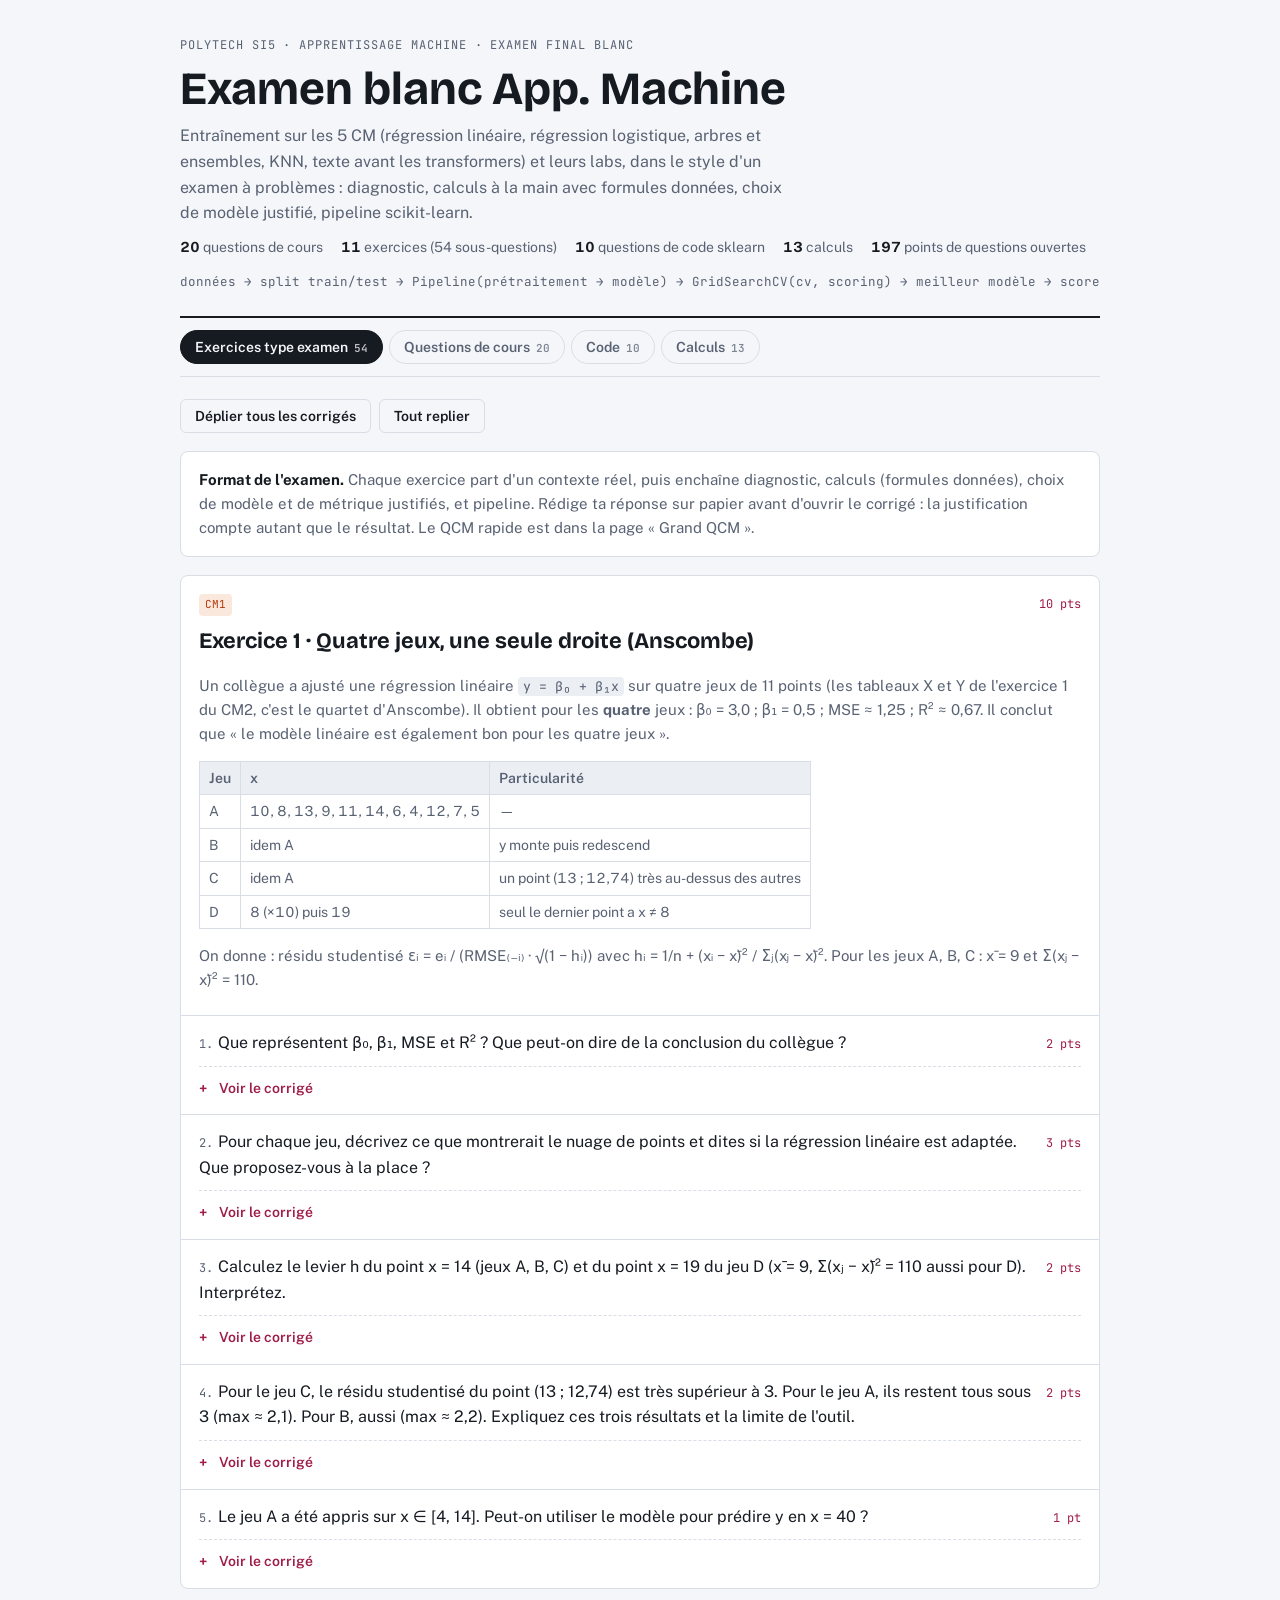
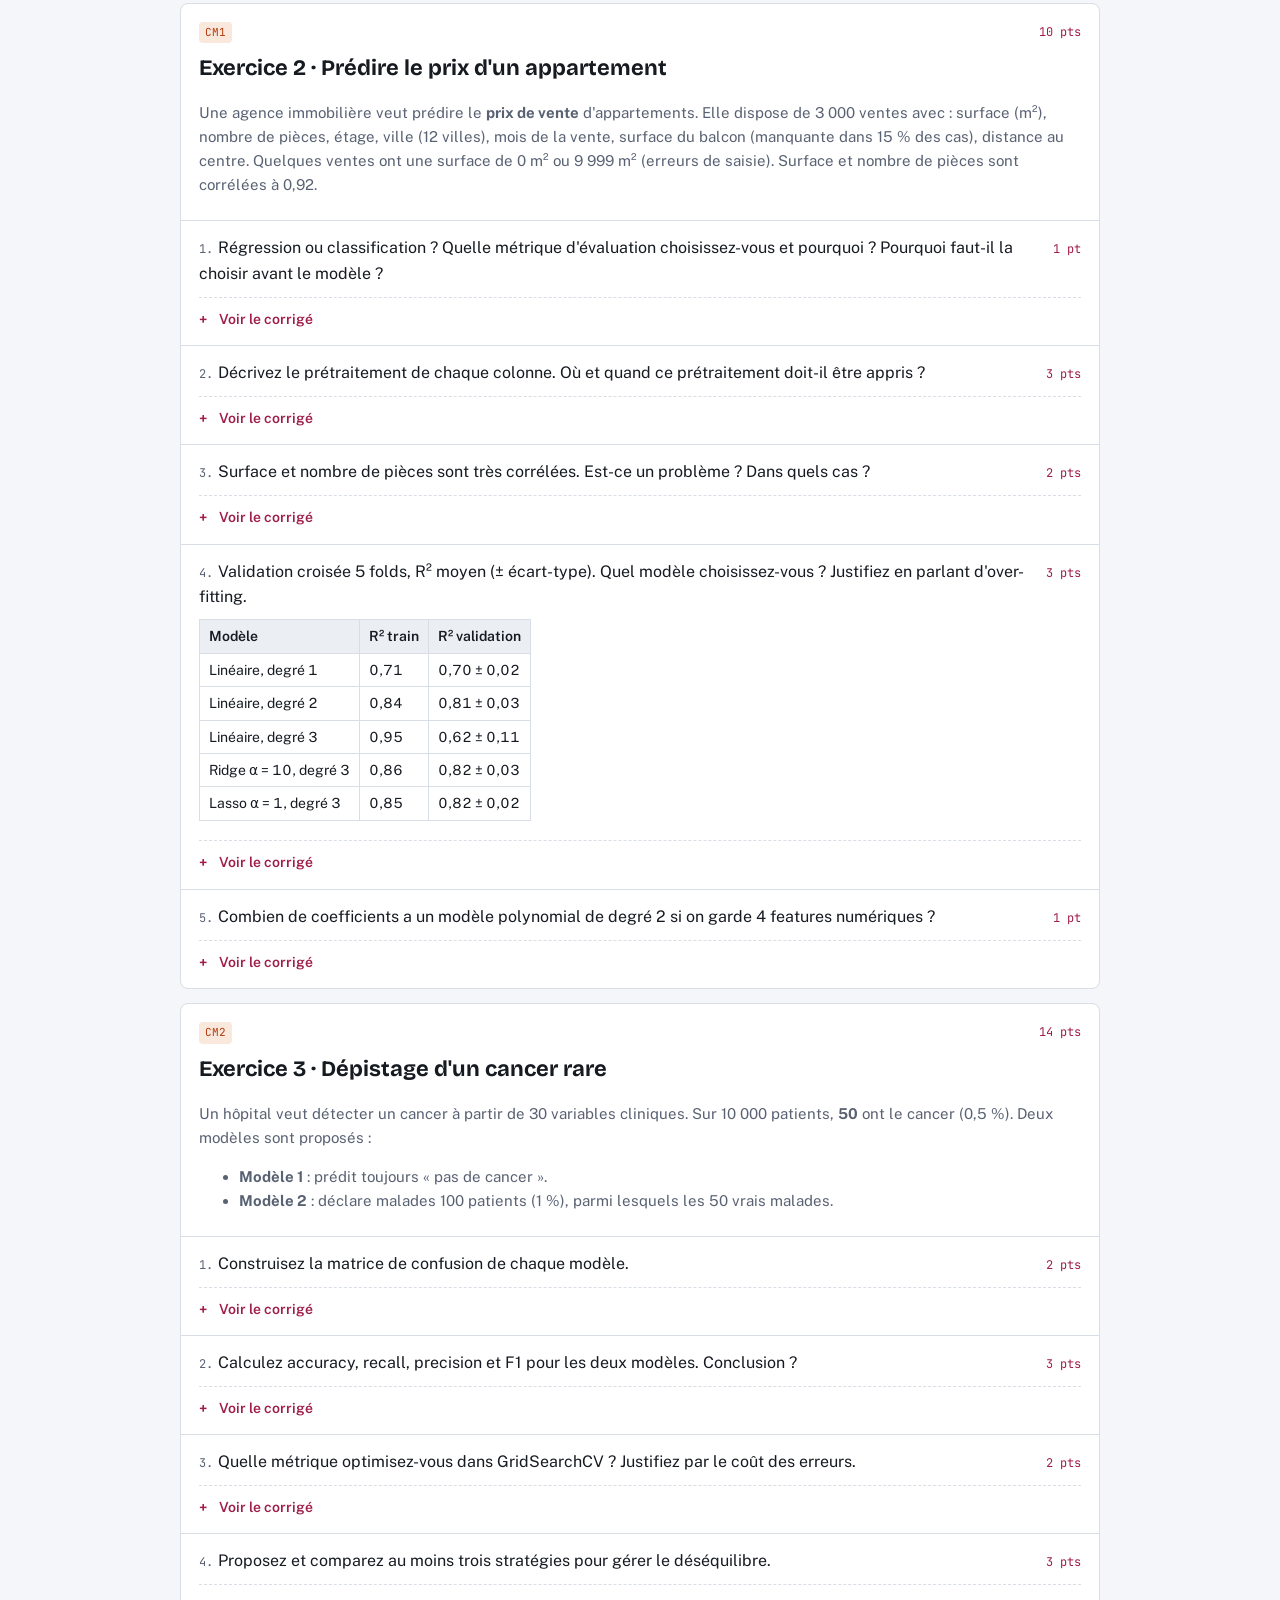
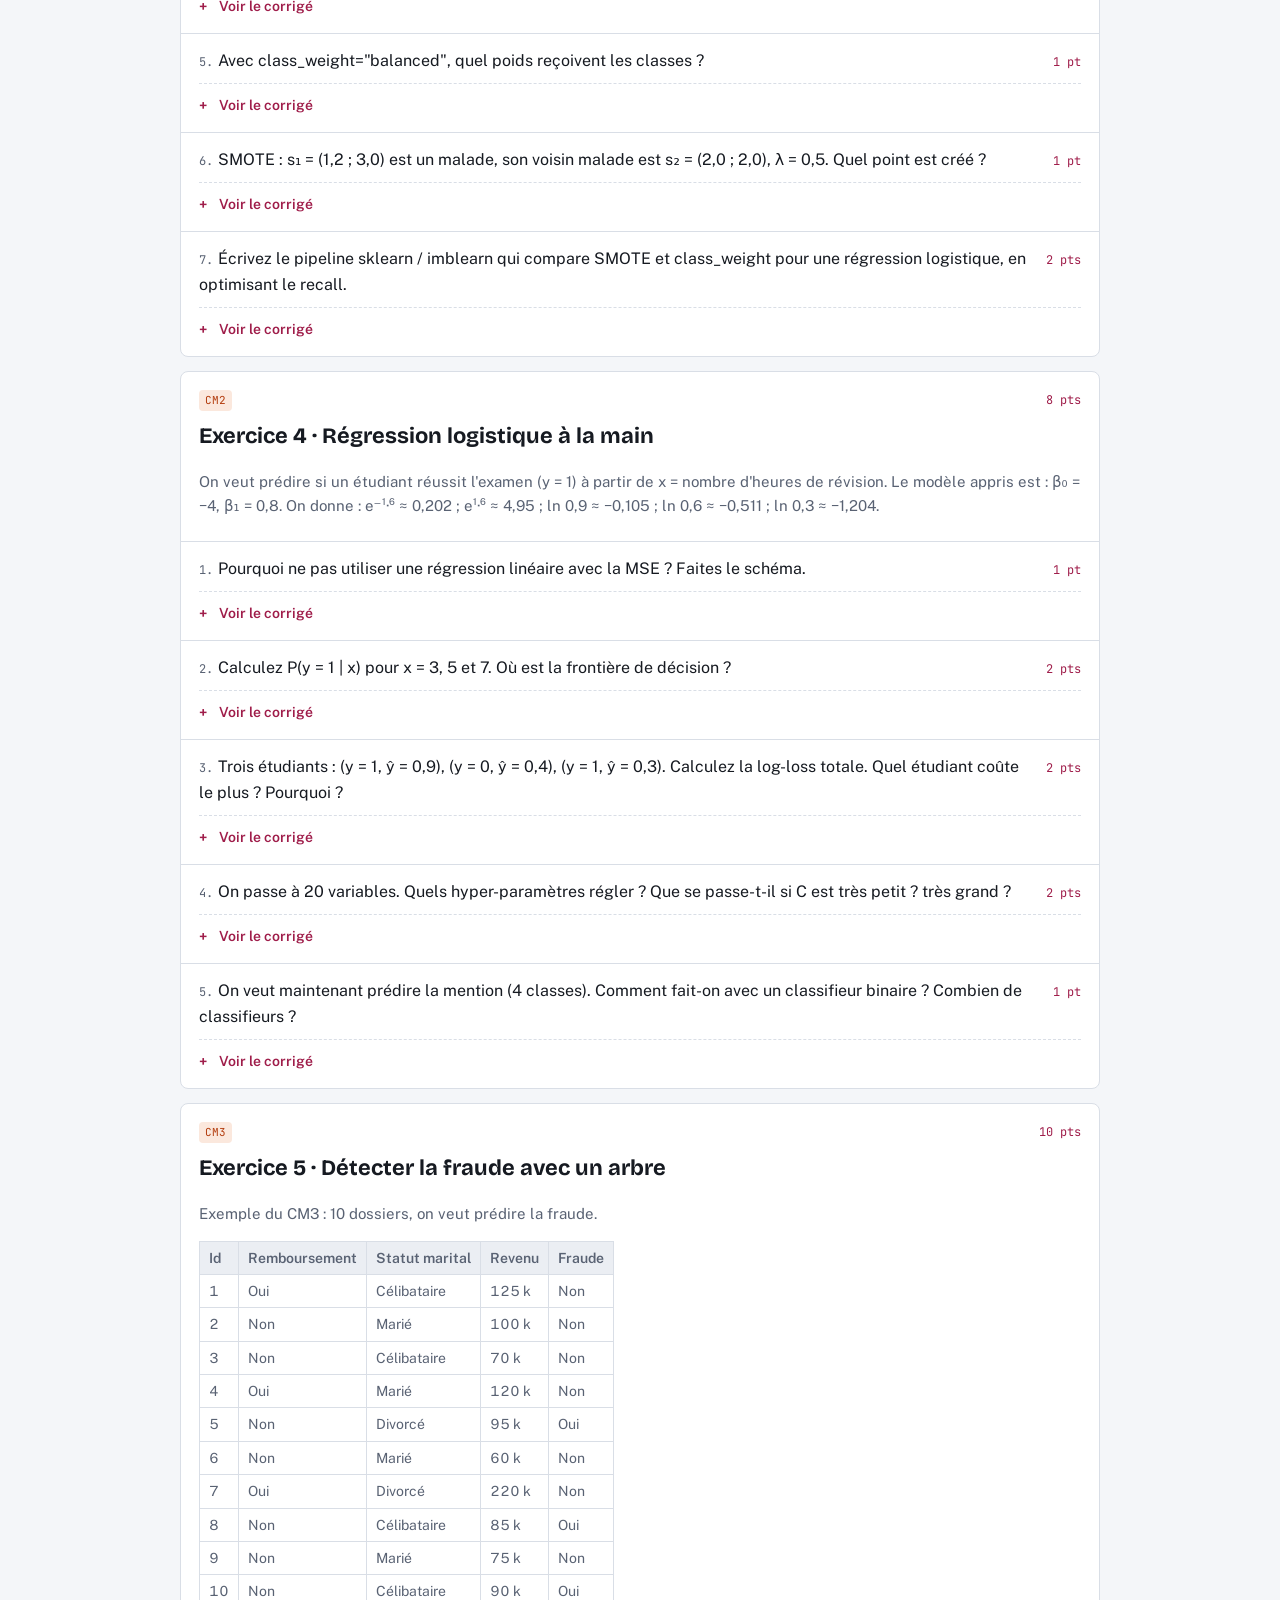
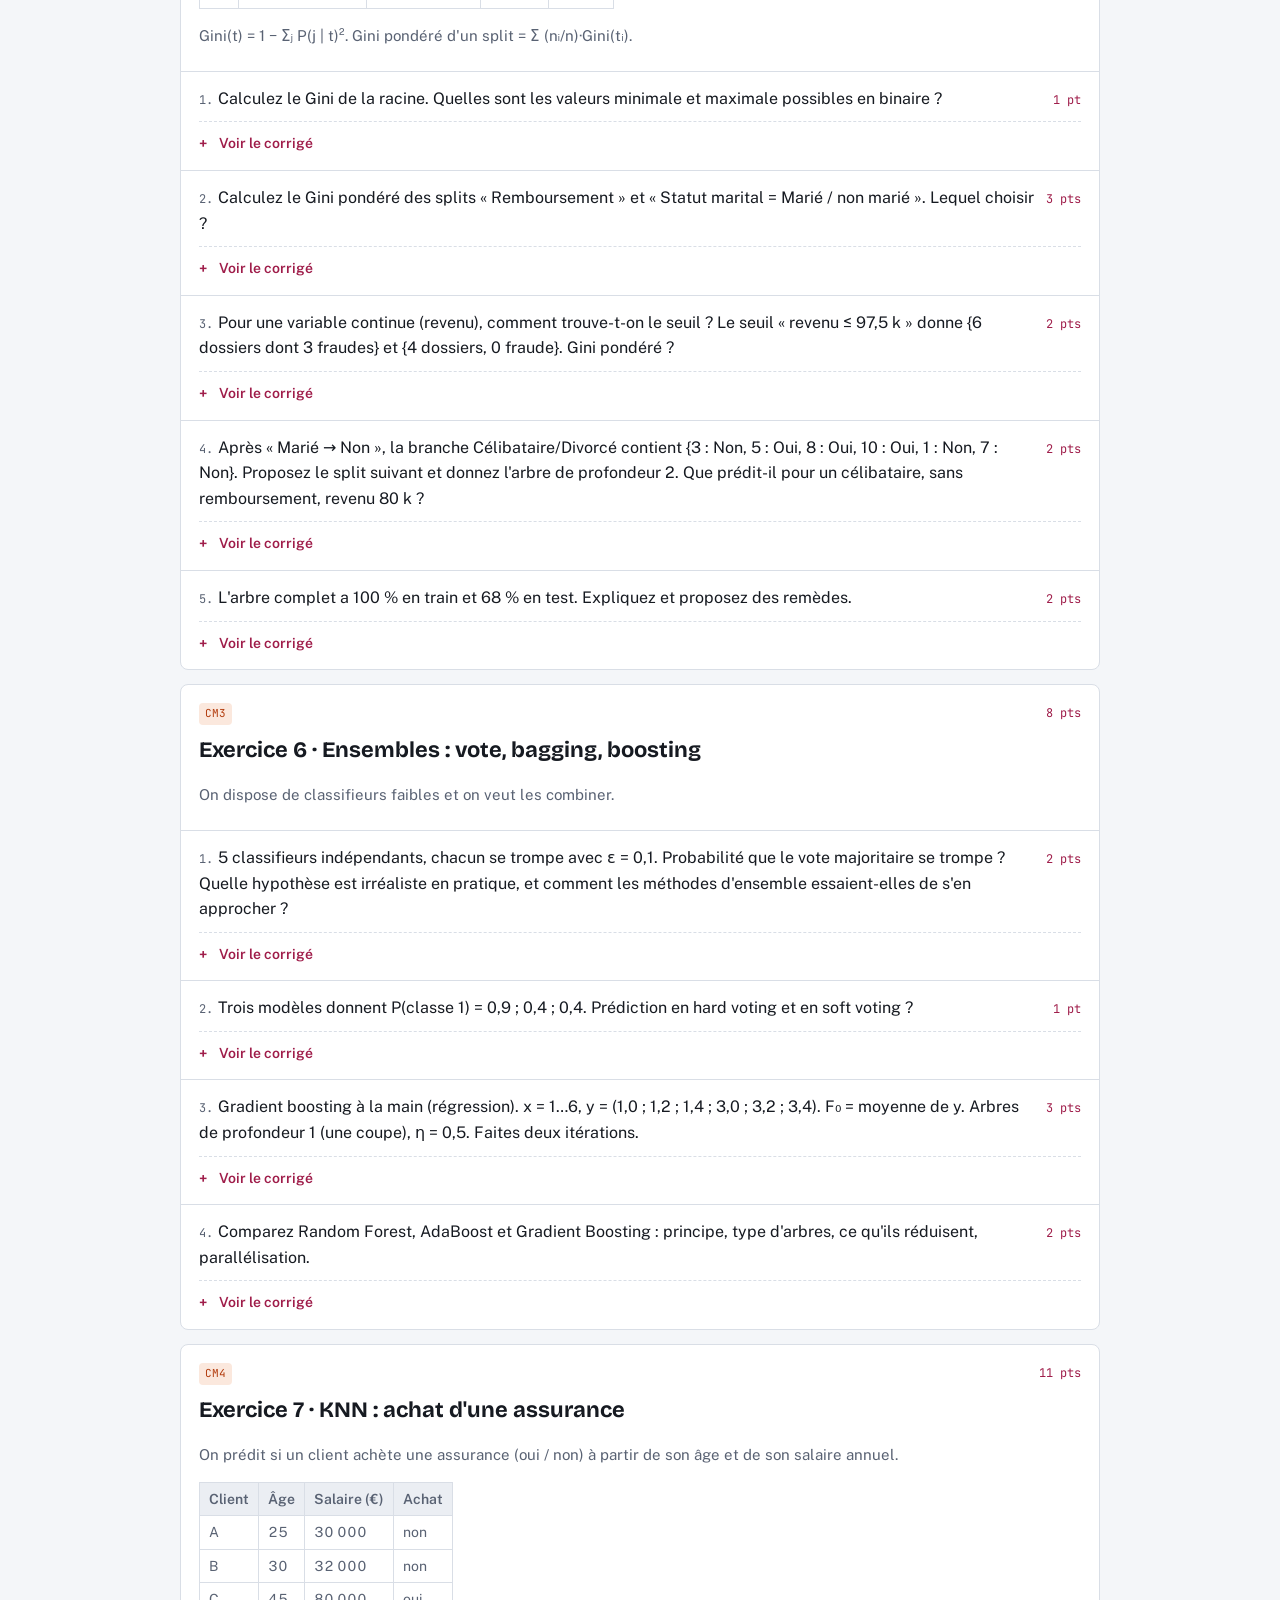
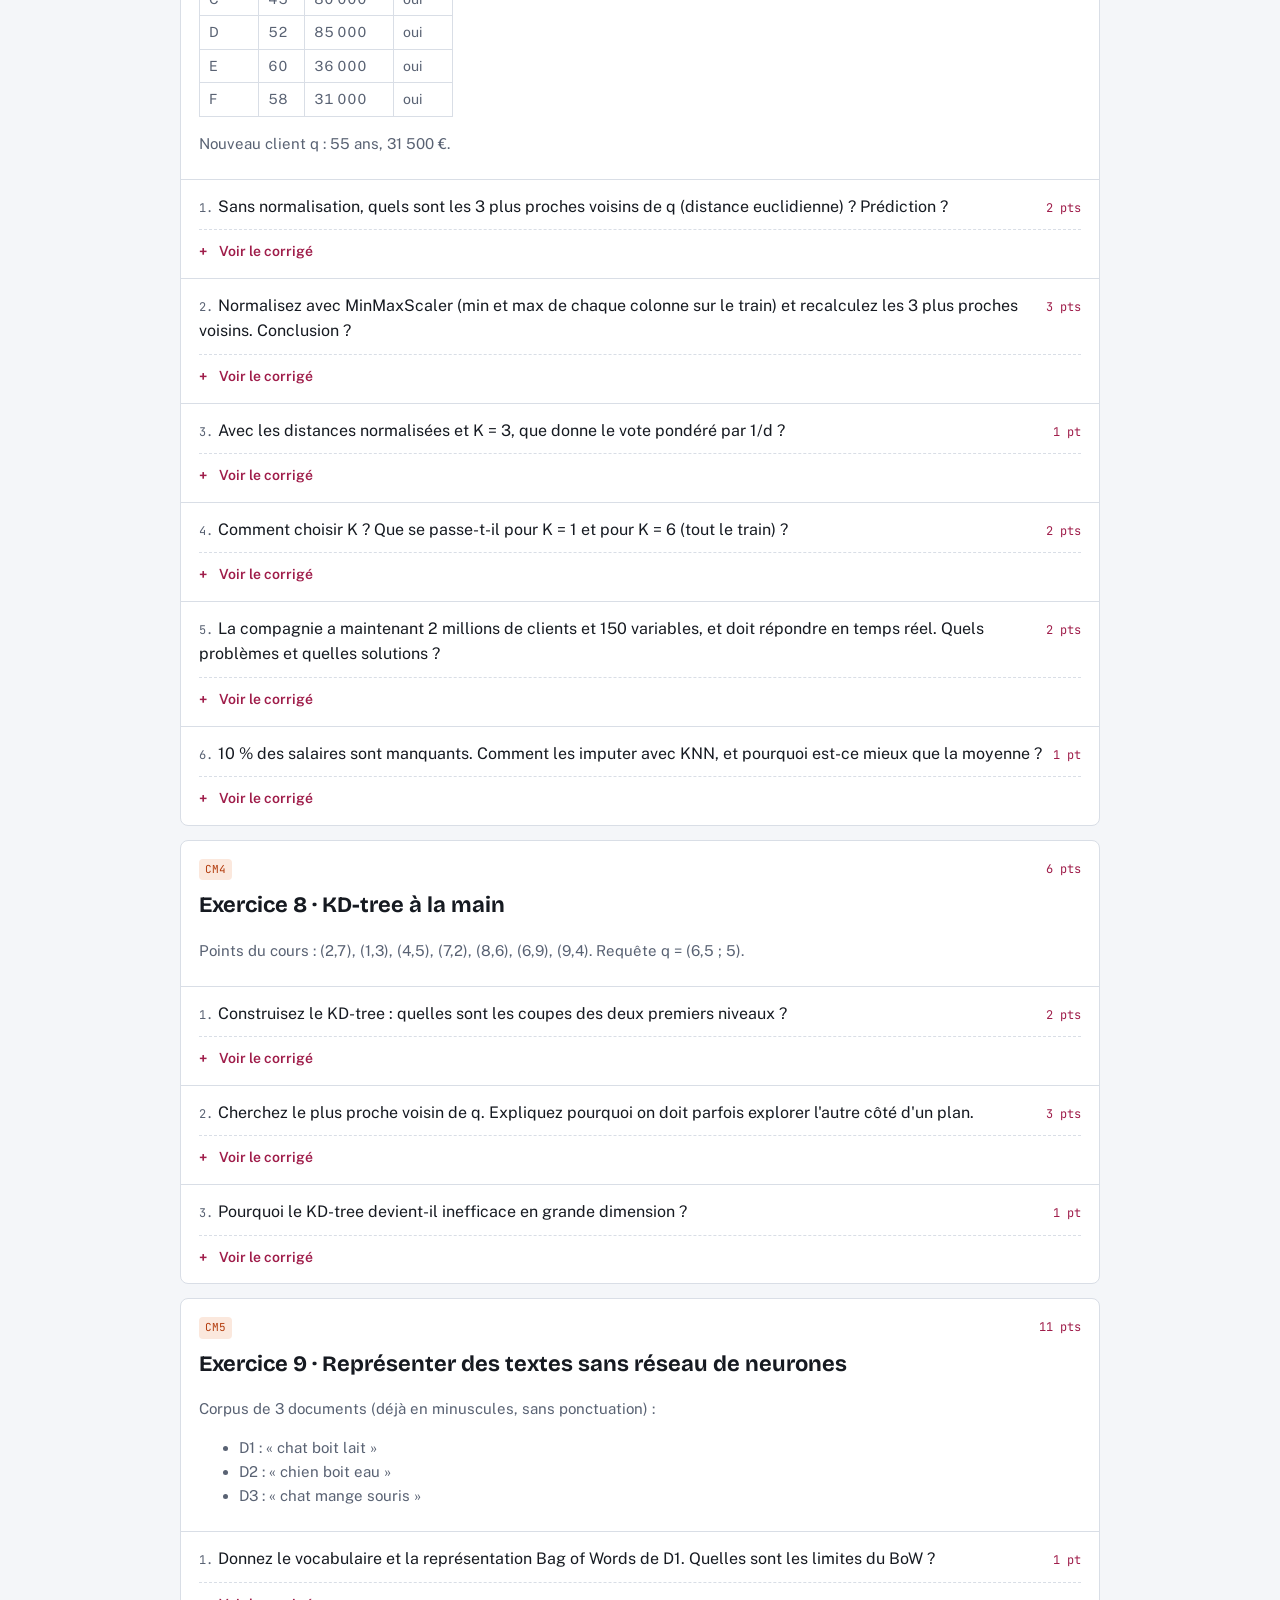
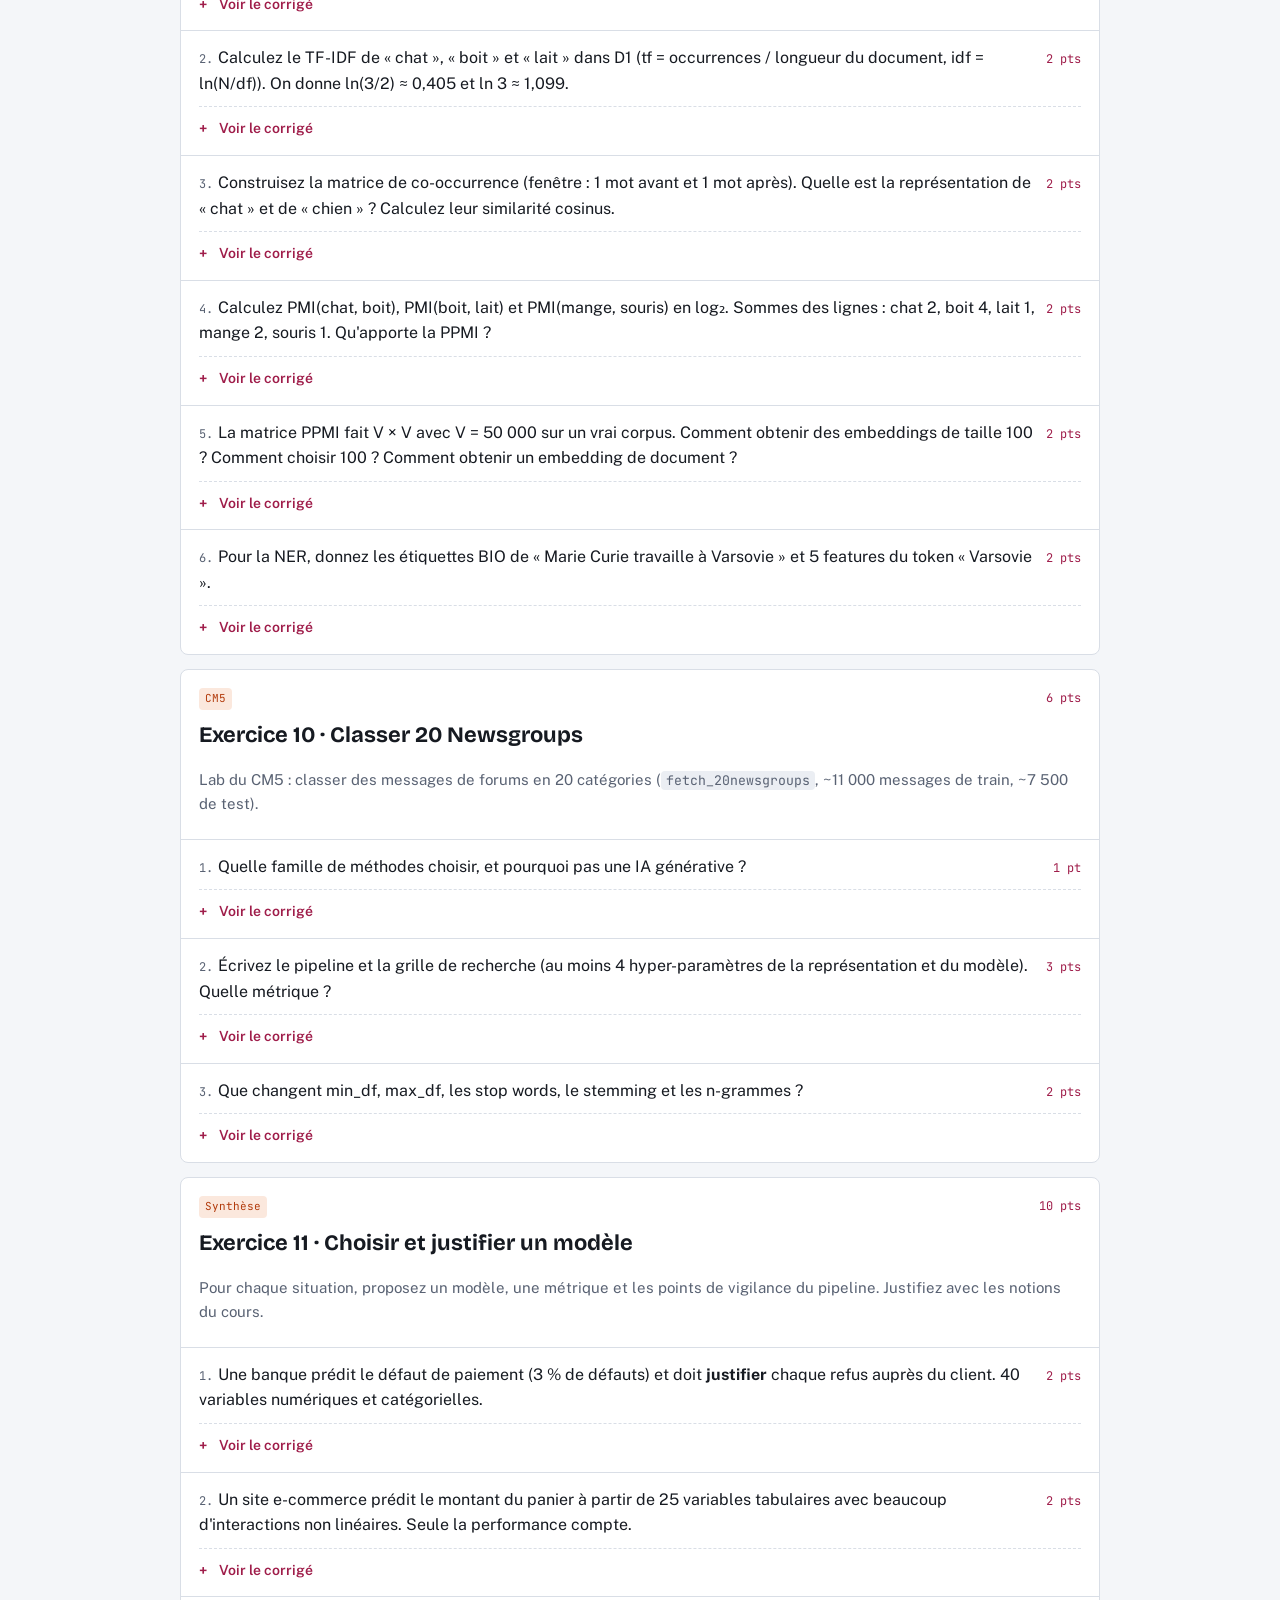
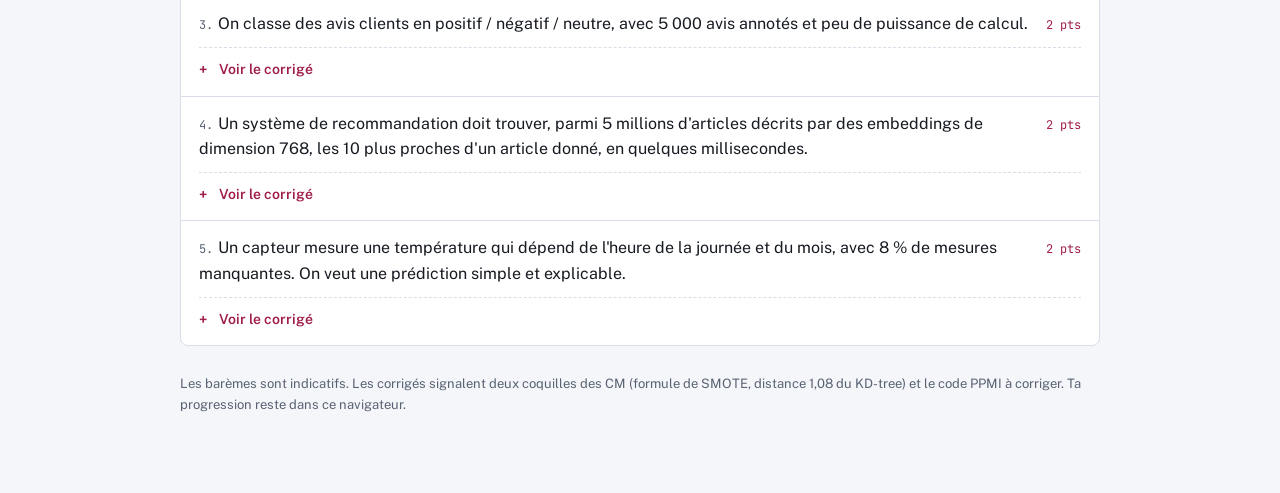
<file: matieres/app-machine/examen-blanc.html>
<!doctype html><html><head><meta charset=utf8><meta name=viewport content="width=device-width,initial-scale=1,viewport-fit=cover"><style>:root{color-scheme:light;box-sizing:border-box;padding-top:env(safe-area-inset-top,0px);padding-bottom:env(safe-area-inset-bottom,0px)}html{scroll-padding-top:env(safe-area-inset-top,0px)}body{margin:0;padding:0;font:14px -apple-system,BlinkMacSystemFont,sans-serif;background:#fff;color:#000}img{max-width:100%}[hidden]:not([hidden=until-found i]){display:none!important}</style></head><body>
<title>Examen blanc App. Machine</title>
<meta name="claude:viewport-fit-sides" content="cover">
<link rel="preconnect" href="https://fonts.googleapis.com">
<link rel="preconnect" href="https://fonts.gstatic.com" crossorigin>
<link rel="stylesheet" href="https://fonts.googleapis.com/css2?family=Bricolage+Grotesque:opsz,wght@12..96,500;12..96,700&family=Public+Sans:ital,wght@0,400;0,600;0,700;1,400&family=JetBrains+Mono:wght@400;600&display=swap">
<style>
/* Layout : copie d'examen — en-tête sujet, onglets par type d'épreuve, cartes-questions avec barème, corrigé à déplier */
:root{
  --bg:#F4F6F9; --surface:#FFFFFF; --sunk:#EBEEF3; --ink:#161A21; --muted:#596273; --line:#D9DEE6;
  --accent:#B23A0B; --accent-soft:#FBE8DD; --pen:#9F1D4A; --pen-soft:#FBEAF0;
  --ok:#1D7A4C; --ok-soft:#E3F3EA; --bad:#B2281F; --bad-soft:#FBE8E6; --code:#0F1720; --code-ink:#DCE3EC;
  --f-display:"Bricolage Grotesque", "Avenir Next", "Segoe UI", system-ui, sans-serif;
  --f-body:"Public Sans", "Segoe UI", system-ui, -apple-system, sans-serif;
  --f-mono:"JetBrains Mono", ui-monospace, "SFMono-Regular", Menlo, Consolas, monospace;
}
@media (prefers-color-scheme: dark){ :root:not([data-theme="light"]){
  --bg:#10141A; --surface:#181D25; --sunk:#1F2530; --ink:#E6EAF0; --muted:#9AA4B4; --line:#2B323E;
  --accent:#F3A06E; --accent-soft:#3D2416; --pen:#F28AB0; --pen-soft:#33171F;
  --ok:#62C792; --ok-soft:#16291F; --bad:#F2887F; --bad-soft:#301A19; --code:#0A0E13; --code-ink:#DCE3EC; color-scheme:dark }}
:root[data-theme="dark"]{
  --bg:#10141A; --surface:#181D25; --sunk:#1F2530; --ink:#E6EAF0; --muted:#9AA4B4; --line:#2B323E;
  --accent:#F3A06E; --accent-soft:#3D2416; --pen:#F28AB0; --pen-soft:#33171F;
  --ok:#62C792; --ok-soft:#16291F; --bad:#F2887F; --bad-soft:#301A19; --code:#0A0E13; --code-ink:#DCE3EC; color-scheme:dark }
*{box-sizing:border-box}
body{background:var(--bg);color:var(--ink);font-family:var(--f-body);font-size:16px;line-height:1.6;
  padding-left:max(16px, env(safe-area-inset-left, 0px));padding-right:max(16px, env(safe-area-inset-right, 0px));padding-block:0 64px}
.wrap{max-width:920px;margin:0 auto}
header.sujet{padding-block:36px 20px;border-bottom:2px solid var(--ink);display:grid;gap:10px}
.eyebrow{font-family:var(--f-mono);font-size:12px;letter-spacing:.08em;text-transform:uppercase;color:var(--muted)}
h1{font-family:var(--f-display);font-weight:700;font-size:clamp(30px,5vw,46px);line-height:1.05;margin:0;text-wrap:balance}
.lede{margin:0;color:var(--muted);max-width:62ch}
.meta{display:flex;flex-wrap:wrap;gap:8px 18px;font-size:14px;color:var(--muted)}
.meta b{color:var(--ink);font-variant-numeric:tabular-nums}
.shape{font-family:var(--f-mono);font-size:12.5px;color:var(--muted);overflow-x:auto;white-space:nowrap;padding-block:4px}
nav.tabs{position:sticky;top:env(safe-area-inset-top, 0px);z-index:5;background:var(--bg);display:flex;gap:6px;overflow-x:auto;padding-block:12px;border-bottom:1px solid var(--line);margin-bottom:22px}
body::before{content:"";position:fixed;inset:0 0 auto;height:env(safe-area-inset-top, 0px);z-index:10;background:var(--bg)}
nav.tabs button{flex:0 0 auto;font:600 14px/1 var(--f-body);color:var(--muted);background:transparent;border:1px solid var(--line);border-radius:999px;padding:9px 14px;cursor:pointer}
nav.tabs button[aria-selected="true"]{background:var(--ink);color:var(--bg);border-color:var(--ink)}
nav.tabs button .n{font-family:var(--f-mono);font-size:11px;opacity:.75;margin-left:6px}
button:focus-visible,input:focus-visible,select:focus-visible,summary:focus-visible{outline:2px solid var(--accent);outline-offset:2px}
.toolbar{display:flex;flex-wrap:wrap;gap:10px;align-items:center;justify-content:space-between;margin-bottom:18px}
.toolbar .left{display:flex;flex-wrap:wrap;gap:8px;align-items:center}
.chip{font:600 13px/1 var(--f-body);border:1px solid var(--line);background:var(--surface);color:var(--muted);border-radius:6px;padding:7px 10px;cursor:pointer}
.chip[aria-pressed="true"]{background:var(--accent-soft);color:var(--accent);border-color:var(--accent)}
.btn{font:600 14px/1 var(--f-body);border:1px solid var(--ink);background:var(--ink);color:var(--bg);border-radius:6px;padding:9px 14px;cursor:pointer}
.btn.ghost{background:transparent;color:var(--ink);border-color:var(--line)}
.score{font-family:var(--f-mono);font-size:13px;color:var(--muted);font-variant-numeric:tabular-nums}
.score b{color:var(--ink)}
.intro{background:var(--surface);border:1px solid var(--line);border-radius:8px;padding:16px 18px;margin-bottom:18px;color:var(--muted);font-size:15px}
.intro b{color:var(--ink)}
.list{display:grid;gap:14px}
.q{background:var(--surface);border:1px solid var(--line);border-radius:8px;padding:18px 18px 14px;min-width:0}
.qhead{display:flex;gap:10px;align-items:baseline;justify-content:space-between;margin-bottom:8px}
.qnum{font-family:var(--f-mono);font-size:12px;color:var(--muted);letter-spacing:.04em}
.tag{font-family:var(--f-mono);font-size:11px;color:var(--accent);background:var(--accent-soft);border-radius:4px;padding:2px 6px;white-space:nowrap}
.pts{font-family:var(--f-mono);font-size:12px;color:var(--pen);white-space:nowrap}
.qtext{font-size:16px;min-width:0}
.qtext p{margin:.4em 0}
.qtext ul,.qtext ol,.corr ul,.corr ol{margin:.4em 0;padding-left:1.3em}
.opts{display:grid;gap:6px;margin:12px 0 8px}
.opt{display:flex;gap:10px;align-items:flex-start;border:1px solid var(--line);border-radius:6px;padding:9px 11px;cursor:pointer;background:var(--surface)}
.opt input{margin-top:5px;accent-color:var(--accent)}
.opt.good{border-color:var(--ok);background:var(--ok-soft)}
.opt.wrong{border-color:var(--bad);background:var(--bad-soft)}
.opt.missed{border-color:var(--ok);border-style:dashed}
.multi{font-size:12.5px;color:var(--muted);font-style:italic}
.actions{display:flex;gap:8px;flex-wrap:wrap;align-items:center;margin-top:6px}
.verdict{font-weight:700;font-size:14px}
.verdict.okv{color:var(--ok)} .verdict.badv{color:var(--bad)}
details.corr{margin-top:10px;border-top:1px dashed var(--line);padding-top:8px}
details.corr summary{cursor:pointer;font:600 14px var(--f-body);color:var(--pen);list-style:none;display:inline-flex;gap:6px;align-items:center}
details.corr summary::-webkit-details-marker{display:none}
details.corr summary::before{content:"+";font-family:var(--f-mono);display:inline-block;width:1em}
details.corr[open] summary::before{content:"–"}
.corrbody{margin-top:8px;padding:12px 14px;border-left:3px solid var(--pen);background:var(--pen-soft);border-radius:0 6px 6px 0;font-size:15px;min-width:0}
.corrbody p{margin:.45em 0}
.expl{margin-top:8px;padding:10px 12px;border-left:3px solid var(--pen);background:var(--pen-soft);border-radius:0 6px 6px 0;font-size:14.5px}
pre{background:var(--code);color:var(--code-ink);font-family:var(--f-mono);font-size:13px;line-height:1.55;padding:12px 14px;border-radius:6px;overflow-x:auto;margin:.6em 0;max-width:100%}
code{font-family:var(--f-mono);font-size:.88em}
:not(pre)>code{background:var(--sunk);padding:1px 5px;border-radius:4px}
table{border-collapse:collapse;font-size:14px;font-variant-numeric:tabular-nums}
.tw{overflow-x:auto;max-width:100%;margin:.6em 0}
th,td{border:1px solid var(--line);padding:5px 9px;text-align:left;vertical-align:top}
th{background:var(--sunk);font-weight:600}
.exo{background:var(--surface);border:1px solid var(--line);border-radius:8px;overflow:hidden}
.exo>.ehead{padding:18px 18px 8px}
.exo h2{font-family:var(--f-display);font-weight:700;font-size:22px;margin:4px 0 6px;text-wrap:balance}
.exo .ctx{color:var(--muted);font-size:15px}
.exo .sub{border-top:1px solid var(--line);padding:14px 18px}
.subq{display:flex;gap:10px;justify-content:space-between;align-items:baseline}
.subq .qtext{flex:1}
.hint{font-size:13px;color:var(--muted)}
.empty{color:var(--muted);padding:20px;text-align:center}
.foot{margin-top:28px;font-size:13px;color:var(--muted)}
.k{font-weight:700}
@media (max-width:560px){ .qhead{flex-wrap:wrap} .subq{flex-direction:column;gap:2px} }
@media (prefers-reduced-motion: no-preference){ details.corr[open] .corrbody{animation:fade .18s ease-out} @keyframes fade{from{opacity:.4}to{opacity:1}} }
</style>

<div class="wrap">
<header class="sujet">
  <div class="eyebrow">Polytech SI5 · Apprentissage machine · Examen final blanc</div>
  <h1>Examen blanc App. Machine</h1>
  <p class="lede">Entraînement sur les 5 CM (régression linéaire, régression logistique, arbres et ensembles, KNN, texte avant les transformers) et leurs labs, dans le style d'un examen à problèmes : diagnostic, calculs à la main avec formules données, choix de modèle justifié, pipeline scikit-learn.</p>
  <div class="meta" id="meta"></div>
  <div class="shape">données → split train/test → Pipeline(prétraitement → modèle) → GridSearchCV(cv, scoring) → meilleur modèle → score(test) une seule fois</div>
</header>
<nav class="tabs" role="tablist" id="tabs"></nav>
<main id="main"></main>
<p class="foot">Les barèmes sont indicatifs. Les corrigés signalent deux coquilles des CM (formule de SMOTE, distance 1,08 du KD-tree) et le code PPMI à corriger. Ta progression reste dans ce navigateur.</p>
</div>
<script>
const esc = s => s.replace(/&/g,"&amp;").replace(/</g,"&lt;").replace(/>/g,"&gt;");
const C = s => `<pre><code>${esc(s.replace(/^\n/,"").replace(/\s+$/,""))}</code></pre>`;
const T = (head, rows) => `<div class="tw"><table><thead><tr>${head.map(h=>`<th>${h}</th>`).join("")}</tr></thead><tbody>${rows.map(r=>`<tr>${r.map(c=>`<td>${c}</td>`).join("")}</tr>`).join("")}</tbody></table></div>`;
const DATA = { cours: [], qcm: [], exos: [], code: [], calc: [] };
DATA.cours = [
{cm:"CM1", pts:2, q:`Que cherche-t-on à faire en machine learning supervisé ? Différence entre régression et classification ?`,
a:`<ul><li>À partir de couples (X, y), trouver f telle que f(X) = y' minimise (ou maximise) une métrique M(y, y'). La métrique doit être connue avant de choisir le modèle.</li>
<li>Régression : y continu (prix, glycémie). Classification : y discret (spam / non spam, espèce d'iris).</li></ul>`},
{cm:"CM1", pts:3, q:`Donnez les deux façons de trouver les coefficients d'une régression linéaire, avec leurs avantages et inconvénients.`,
a:`<ul><li><b>Algèbre linéaire</b> : β̂ = (XᵀX)⁻¹Xᵀy. Exacte en un calcul. Mais l'inversion coûte cher (~p³) et XᵀX doit être inversible (pas de colinéarité parfaite).</li>
<li><b>Descente de gradient</b> : on minimise J(β) = 1/(2m) Σ(f(xᵢ) − yᵢ)² en suivant −∇J jusqu'au point de gradient nul. Passe à l'échelle, marche pour des coûts sans solution fermée (Lasso, log-loss). Demande un learning rate, des itérations, et des features normalisées pour bien converger.</li></ul>`},
{cm:"CM1", pts:3, q:`Expliquez Ridge, Lasso et Elastic-Net. À quoi servent-ils ? Lequel fait de la sélection de variables ?`,
a:`<ul><li>On ajoute une pénalité sur la norme des coefficients : J(β) = α‖β‖ + MSE, pour réduire l'over-fitting.</li>
<li>Ridge : L2 = ‖β‖₂². Rétrécit les coefficients, ne les annule pas, stabilise en cas de colinéarité.</li>
<li>Lasso : L1 = ‖β‖₁. Met des coefficients exactement à 0 : <b>sélection de variables</b>.</li>
<li>Elastic-Net : ρL1 + (1 − ρ)L2, compromis.</li>
<li>α grand = régularisation forte (under-fitting possible) ; α choisi par validation croisée ; features à normaliser.</li></ul>`},
{cm:"CM1", pts:3, q:`Décrivez le pipeline ML en validation croisée du cours. Pourquoi le prétraitement est-il fait sur chaque fold ?`,
a:`<ol><li>Fixer les hyper-paramètres à évaluer.</li><li>Séparer train / test.</li>
<li>Pour chaque jeu d'hyper-paramètres et chaque fold : outliers (suppression / cap), valeurs manquantes (suppression / imputation), représentation (normalisation, OneHot, polaire, TF-IDF / embeddings), apprentissage, évaluation.</li>
<li>Moyenne et écart-type des évaluations ; choix des hyper-paramètres ; évaluation finale unique sur le test.</li></ol>
<p>Sur chaque fold, pour éviter la <b>fuite d'information</b> : si le scaler ou l'imputeur voit les données de validation, le score est trop optimiste.</p>`},
{cm:"CM1", pts:2, q:`Outlier et point isolé : définitions, effet sur la régression, détection.`,
a:`<ul><li>Outlier : point au milieu des autres (en x) mais avec une grande erreur de prédiction. Détecté par un résidu studentisé > 3.</li>
<li>Point isolé : point loin des autres en x ; levier hᵢ élevé (jusqu'à 1). Il peut fixer seul la pente même avec un résidu nul.</li>
<li>Les deux modifient la pente. Exemples : Anscombe C (outlier), D (point isolé).</li></ul>`},
{cm:"CM1", pts:2, q:`Colinéarité et normalisation : quand sont-elles utiles en régression linéaire ?`,
a:`<p>Inutiles si on cherche seulement à prédire avec une régression linéaire simple. Utiles pour (1) <b>expliquer le poids</b> de chaque feature (coefficients comparables et stables) et (2) faciliter la <b>convergence</b> en Ridge / Lasso (et la pénalité dépend de l'échelle). Colinéarité détectée par la corrélation entre features (ou groupes de features).</p>`},
{cm:"CM1", pts:2, q:`Qu'est-ce que le R² ? Comment l'interpréter ? Peut-il être négatif ?`,
a:`<p>R² = 1 − Σ(yᵢ − ŷᵢ)² / Σ(yᵢ − ȳ)² : part de la variance de y expliquée par le modèle. Proche de 1 : prédictions proches des vraies valeurs ; proche de 0 : pas mieux que prédire ȳ. Sur un jeu de test, il peut être <b>négatif</b> si le modèle est pire que la moyenne. C'est ce que renvoie <code>score()</code> d'un régresseur sklearn.</p>`},
{cm:"CM1", pts:2, q:`Comment vérifier qu'un problème peut être résolu par régression linéaire ?`,
a:`<ul><li>Tracer y en fonction de x et le graphe des résidus : pas de structure (courbe, entonnoir).</li>
<li>Résidus studentisés : εᵢ = eᵢ / (RMSE₍₋ᵢ₎√(1 − hᵢ)), on divise l'erreur par le RMSE du modèle sans la donnée i. |εᵢ| < 3 pour tous les points.</li>
<li>Regarder les leviers hᵢ (points isolés).</li>
<li>Le R² et la MSE seuls ne suffisent pas (quartet d'Anscombe).</li></ul>`},
{cm:"CM2", pts:3, q:`Expliquez la régression logistique : modèle, interprétation, frontière de décision, fonction de coût.`,
a:`<ul><li>f(x) = σ(β₀ + β₁x) = 1/(1 + e^−(β₀+β₁x)), interprétée comme P(y = 1 | x).</li>
<li>Classe 1 si β₀ + β₁x ≥ 0, sinon 0 : frontière <b>linéaire</b>. Sans besoin de probabilité, le signe suffit.</li>
<li>Perte : log-loss J(β) = −Σ[yᵢ log ŷᵢ + (1 − yᵢ) log(1 − ŷᵢ)], convexe ; la MSE avec une sigmoïde serait non convexe et mal adaptée.</li>
<li>Régularisation L1 / L2 / Elastic-Net, avec C = 1/λ.</li></ul>`},
{cm:"CM2", pts:3, q:`Définissez la matrice de confusion, l'accuracy, le recall, la precision et le F1. Quand utiliser chacun ?`,
a:`${T(["Métrique","Formule","Quand"],[["Accuracy","(TP+TN)/total","Classes équilibrées, erreurs de même coût"],["Recall","TP/(TP+FN)","Rater un positif est grave (maladie, fraude)"],["Precision","TP/(TP+FP)","Une fausse alerte est coûteuse (spam)"],["F1","2PR/(P+R)","Compromis, classes déséquilibrées"]])}`},
{cm:"CM2", pts:3, q:`Classes non balancées : pourquoi est-ce un problème et quelles solutions le cours propose-t-il ?`,
a:`<ul><li>Le modèle et l'accuracy sont dominés par la classe majoritaire (99,5 % en prédisant toujours « sain »).</li>
<li>Rééquilibrer les données : oversampling, undersampling, SMOTE (Chawla 2002), Borderline-SMOTE (Han 2005, près de la frontière), ADASYN (He 2008, là où la majorité domine).</li>
<li>Pénaliser la classe majoritaire : <code>class_weight</code> (dict ou "balanced" = n_samples / (n_classes × bincount(y)) ; défaut None).</li>
<li>Choisir une métrique adaptée, StratifiedKFold, ne jamais rééquilibrer le test.</li></ul>`},
{cm:"CM2", pts:2, q:`Comment traiter un problème multi-classe avec des classifieurs binaires ?`,
a:`<ul><li><b>OvR</b> (One-vs-Rest) : K classifieurs, chacun donne une probabilité d'appartenance à sa classe ; on garde le max.</li>
<li><b>OvO</b> (One-vs-One) : K(K − 1)/2 classifieurs, un par paire, chacun vote ; on garde la classe la plus votée.</li></ul>`},
{cm:"CM3", pts:3, q:`Comment un arbre de décision est-il construit ? Comment prédit-il (predict et predict_proba) ?`,
a:`<ul><li>Récursivement : à chaque nœud on teste tous les splits possibles (feature + seuil) et on garde celui qui fait le plus baisser le Gini pondéré Σ(nᵢ/n)Gini(tᵢ), avec Gini(t) = 1 − ΣP(j|t)².</li>
<li>On s'arrête sur un nœud pur ou selon max_depth / min_samples_*.</li>
<li>predict : classe majoritaire de la feuille ; predict_proba : proportions des classes dans la feuille.</li>
<li>Frontière : rectangles parallèles aux axes. Solution non unique, tendance à l'over-fitting, sensible au déséquilibre (class_weight).</li></ul>`},
{cm:"CM3", pts:3, q:`Expliquez bagging et boosting. Donnez un algorithme de chaque.`,
a:`<ul><li><b>Bagging</b> : en parallèle, sur des jeux tirés avec remise (même taille, certaines observations dupliquées, d'autres absentes) ; Random Forest ajoute √M features par split ; vote hard ou soft. Réduit la variance.</li>
<li><b>Boosting</b> : en séquence sur le même jeu, chaque modèle corrige le précédent. AdaBoost : repondère les observations mal classées, chaque arbre a un poids selon sa qualité. Gradient Boosting : chaque arbre (profondeur 1–2) apprend le résidu, prédiction = somme pondérée par η petit. Réduit le biais.</li></ul>`},
{cm:"CM4", pts:3, q:`Expliquez KNN : principe, choix de K, normalisation, distance, curse of dimensionality.`,
a:`<ul><li>Distances à tous les points d'entraînement, K plus proches, vote (classification) ou moyenne (régression), éventuellement pondéré par 1/d.</li>
<li>K petit : variance élevée ; K grand : biais élevé ; choisi en CV.</li>
<li>Normalisation indispensable (une feature à grande échelle domine la distance).</li>
<li>Distance euclidienne, Manhattan, Minkowski : change les voisins.</li>
<li>Grande dimension : distances peu informatives → PCA / LDA avant KNN.</li></ul>`},
{cm:"CM4", pts:3, q:`Pourquoi KNN est-il « lazy » ? Citez les 4 leviers pour accélérer la prédiction.`,
a:`<p>Il mémorise seulement les données : entraînement quasi instantané, mais chaque prédiction calcule n distances.</p>
<ol><li>Réduire le nombre d'observations (échantillonnage).</li><li>Structure de recherche : KD-tree (coupes à la médiane en alternant les axes, élagage par la distance au plan), Ball tree.</li><li>Réduire les dimensions (PCA → KNN).</li><li>Recherche approximative (Annoy : arbres à coupes aléatoires, candidats puis distances exactes).</li></ol>`},
{cm:"CM5", pts:3, q:`Présentez trois méthodes de tokenisation.`,
a:`<ul><li><b>Séparateurs</b> (espace, ponctuation) : pas d'entraînement.</li>
<li><b>BPE</b> (GPT) : on part des caractères et on fusionne itérativement la paire la plus fréquente ; à l'usage, on applique les fusions dans l'ordre appris.</li>
<li><b>WordPiece</b> (BERT) : on fusionne la paire qui maximise P(ab)/(P(a)P(b)) ; à l'usage, on cherche la plus longue sous-chaîne connue.</li></ul>
<p>Les deux derniers s'entraînent sur un corpus externe ou le train, et gèrent les mots inconnus par sous-mots.</p>`},
{cm:"CM5", pts:3, q:`BoW et TF-IDF : principe, formules, comment réduire la taille du vecteur ?`,
a:`<ul><li>BoW : compte des occurrences de chaque mot du vocabulaire. Perd l'ordre (→ n-grammes).</li>
<li>TF-IDF(t, d) = tf(t, d) × log(N / df(t)), tf = occurrences / longueur du document : un mot présent partout est peu discriminant.</li>
<li>Réduction : minuscules, min_df, max_df, taille fixe du vocabulaire, stop words, stemming (statistique, peut inventer des mots, conseillé) ou lemmatisation (linguistique, mots existants).</li></ul>`},
{cm:"CM5", pts:3, q:`Comment obtenir un embedding de mot sans réseau de neurones ?`,
a:`<ol><li>Matrice de co-occurrence (contexte = N mots avant et après).</li>
<li>PPMI : PMI(w, c) = log P(w, c)/(P(w)P(c)), PPMI = max(PMI, 0), pour corriger l'effet des mots fréquents.</li>
<li>SVD X = UΣVᵀ, réduction au rang k : embedding = U_kΣ_k.</li></ol>
<p>Embedding de texte : moyenne des embeddings des mots, éventuellement pondérée par le TF-IDF.</p>`},
{cm:"CM5", pts:2, q:`Comment faire de la NER avec un modèle de ML classique ?`,
a:`<p>Phrase → tokens → features du token et de son contexte (token, voisins, majuscule, chiffres, préfixe / suffixe, POS) → classifieur → étiquette BIO par token (B-PER, I-PER, B-LOC, O…). Bonnes performances si le contexte est bien défini ; un CRF améliore beaucoup en modélisant les transitions entre étiquettes.</p>`}
];

DATA.code.push(
{cm:"CM1", pts:2, title:"Score d'un régresseur",
q:`${C(`
lr = LinearRegression()
lr.fit(X, y)
pred = lr.predict(X)
print("train score =", lr.score(X, y))
`)}<p>Que vaut ce score ? Quels sont les deux problèmes de cette évaluation ?</p>`,
a:`<ul><li>C'est le <b>R²</b>.</li><li>Il est calculé sur les données d'apprentissage : il mesure l'ajustement, pas la généralisation (un modèle qui over-fitte aura un très bon score).</li><li>Il faut séparer train / test et évaluer en validation croisée, avec la métrique choisie (R², MAE, RMSE).</li></ul>`},
{cm:"CM1", pts:3, title:"Lab Diabetes complet",
q:`<p>Écrivez la recherche d'hyper-paramètres du lab Diabetes : régression linéaire, Ridge ou Lasso, valeur d'alpha, degré du polynôme, métrique RMSE.</p>`,
a:`${C(`
from sklearn.datasets import load_diabetes
from sklearn.model_selection import train_test_split, GridSearchCV, KFold
from sklearn.pipeline import Pipeline
from sklearn.preprocessing import PolynomialFeatures, StandardScaler
from sklearn.linear_model import LinearRegression, Ridge, Lasso

X, y = load_diabetes(return_X_y=True)
print(X.shape)                       # (442, 10)
X_tr, X_te, y_tr, y_te = train_test_split(X, y, test_size=0.2, random_state=0)

pipe = Pipeline([("poly", PolynomialFeatures()),
                 ("sc", StandardScaler()),
                 ("reg", LinearRegression())])
alphas = [0.01, 0.1, 1, 10, 100]
grid = [
  {"poly__degree": [1, 2, 3], "reg": [LinearRegression()]},
  {"poly__degree": [1, 2, 3], "reg": [Ridge(), Lasso(max_iter=10000)], "reg__alpha": alphas},
]
gs = GridSearchCV(pipe, grid, cv=KFold(5, shuffle=True, random_state=0),
                  scoring="neg_root_mean_squared_error")
gs.fit(X_tr, y_tr)
print(gs.best_params_, -gs.best_score_)
print("RMSE test =", -gs.score(X_te, y_te))
`)}<p>Les scores d'erreur sont <b>négatifs</b> dans sklearn (convention « plus grand = mieux »), d'où le signe moins.</p>`},
{cm:"CM2", pts:2, title:"Accuracy trompeuse",
q:`${C(`
lr = LogisticRegression().fit(X_train, y_train)   # 1 % de positifs
print(lr.score(X_test, y_test))                   # 0.99
`)}<p>Le modèle est-il bon ? Que faut-il afficher ?</p>`,
a:`<p>On ne peut pas conclure : score() est l'accuracy, et prédire toujours 0 donne déjà 0,99. Il faut afficher la matrice de confusion et les métriques par classe :</p>${C(`
from sklearn.metrics import confusion_matrix, classification_report
y_pred = lr.predict(X_test)
print(confusion_matrix(y_test, y_pred))
print(classification_report(y_test, y_pred))   # precision, recall, f1 par classe
`)}`},
{cm:"CM2", pts:2, title:"Changer le seuil",
q:`<p>Écrivez le code qui prédit la classe 1 dès que P(y = 1 | x) ≥ 0,3. Quel est l'effet attendu ?</p>`,
a:`${C(`
proba = lr.predict_proba(X_test)[:, 1]     # colonne de la classe 1
y_pred = (proba >= 0.3).astype(int)
`)}<p>Plus de positifs prédits : recall ↑, precision ↓. Le seuil se choisit sur la validation (courbe precision / recall), pas sur le test.</p>`},
{cm:"CM2", pts:3, title:"Lab Iris déséquilibré",
q:`<p>Rendez Iris déséquilibré (on garde 50 setosa, 10 versicolor, 10 virginica), puis comparez undersampling, oversampling, SMOTE et class_weight pour une régression logistique.</p>`,
a:`${C(`
import numpy as np
from sklearn.datasets import load_iris
from imblearn.pipeline import Pipeline
from imblearn.over_sampling import RandomOverSampler, SMOTE
from imblearn.under_sampling import RandomUnderSampler
from sklearn.preprocessing import StandardScaler
from sklearn.linear_model import LogisticRegression
from sklearn.model_selection import GridSearchCV, StratifiedKFold

X, y = load_iris(return_X_y=True)
rng = np.random.default_rng(0)
idx = np.r_[np.where(y == 0)[0],
            rng.choice(np.where(y == 1)[0], 10, replace=False),
            rng.choice(np.where(y == 2)[0], 10, replace=False)]
X, y = X[idx], y[idx]
print(np.bincount(y))            # [50 10 10]

pipe = Pipeline([("sc", StandardScaler()), ("bal", "passthrough"),
                 ("lr", LogisticRegression(max_iter=5000))])
grid = {"bal": ["passthrough", RandomUnderSampler(random_state=0),
                RandomOverSampler(random_state=0), SMOTE(k_neighbors=3, random_state=0)],
        "lr__class_weight": [None, "balanced"],
        "lr__C": [0.01, 0.1, 1, 10]}
gs = GridSearchCV(pipe, grid, scoring="f1_macro",
                  cv=StratifiedKFold(3, shuffle=True, random_state=0)).fit(X, y)
print(gs.best_params_, gs.best_score_)
`)}<p>SMOTE a besoin de <code>k_neighbors</code> inférieur au nombre d'exemples minoritaires dans un fold (ici ~6). Métrique : F1 macro (chaque classe compte autant). En vrai, on garde aussi un test à part.</p>`},
{cm:"CM3", pts:2, title:"Arbre et frontières",
q:`<p>Apprenez un arbre sur les 2 premières features d'Iris, affichez-le et tracez sa frontière de décision.</p>`,
a:`${C(`
import matplotlib.pyplot as plt
from sklearn import tree
from sklearn.datasets import load_iris
from sklearn.inspection import DecisionBoundaryDisplay

X, y = load_iris(return_X_y=True)
X = X[:, :2]
clf = tree.DecisionTreeClassifier(max_depth=3, min_samples_leaf=5, random_state=0).fit(X, y)
tree.plot_tree(clf, filled=True); plt.show()

disp = DecisionBoundaryDisplay.from_estimator(clf, X, response_method="predict", alpha=0.4)
disp.ax_.scatter(X[:, 0], X[:, 1], c=y, edgecolor="k"); plt.show()
`)}<p>Frontières en escalier, parallèles aux axes. Même code avec LogisticRegression (droites) et RandomForestClassifier (escaliers plus lisses).</p>`},
{cm:"CM3", pts:3, title:"Gradient boosting à la main",
q:`<p>Étape 3 du lab : implémentez le gradient boosting comme une succession d'arbres de profondeur 1 qui corrigent les résidus, avec un pas d'apprentissage.</p>`,
a:`${C(`
import numpy as np
from sklearn.tree import DecisionTreeRegressor

class MyGradientBoosting:
    def __init__(self, n_estimators=100, learning_rate=0.1, max_depth=1):
        self.n, self.lr, self.depth = n_estimators, learning_rate, max_depth

    def fit(self, X, y):
        self.f0 = y.mean()
        F = np.full(len(y), self.f0)
        self.trees = []
        for _ in range(self.n):
            r = y - F                                   # résidu
            t = DecisionTreeRegressor(max_depth=self.depth).fit(X, r)
            F += self.lr * t.predict(X)                 # petit pas
            self.trees.append(t)
        return self

    def predict(self, X):
        return self.f0 + self.lr * sum(t.predict(X) for t in self.trees)
`)}<p>Pour une classification binaire (Iris : une classe contre les autres), on peut prédire y ∈ {0, 1} et seuiller à 0,5 : le cours dit que « ce qui est prédit est la probabilité d'appartenir à une classe ». La version rigoureuse travaille sur les log-odds avec la log-loss.</p>`},
{cm:"CM4", pts:2, title:"Recherche de K",
q:`<p>Lab KNN : trouvez le meilleur K avec 3 folds, en testant le vote pondéré par la distance.</p>`,
a:`${C(`
from sklearn.pipeline import Pipeline
from sklearn.preprocessing import StandardScaler
from sklearn.neighbors import KNeighborsClassifier
from sklearn.model_selection import GridSearchCV

pipe = Pipeline([("sc", StandardScaler()), ("knn", KNeighborsClassifier())])
grid = {"knn__n_neighbors": list(range(1, 31, 2)),
        "knn__weights": ["uniform", "distance"],
        "knn__p": [1, 2]}                       # Manhattan / euclidienne
gs = GridSearchCV(pipe, grid, cv=3, scoring="f1_macro").fit(X_train, y_train)
print(gs.best_params_)
`)}`},
{cm:"CM4", pts:2, title:"Valeurs manquantes",
q:`<p>Supprimez 10 % des valeurs d'Iris au hasard puis imputez-les avec KNNImputer. Comment évaluer la qualité de l'imputation ?</p>`,
a:`${C(`
import numpy as np
from sklearn.impute import KNNImputer, SimpleImputer

X_nan = X.copy().astype(float)
rng = np.random.default_rng(0)
mask = rng.random(X.shape) < 0.10
X_nan[mask] = np.nan

X_knn  = KNNImputer(n_neighbors=5).fit_transform(X_nan)
X_mean = SimpleImputer(strategy="mean").fit_transform(X_nan)
print("erreur KNN :", np.abs(X_knn[mask] - X[mask]).mean())
print("erreur moyenne :", np.abs(X_mean[mask] - X[mask]).mean())
`)}<p>On connaît les vraies valeurs : on compare l'erreur d'imputation, puis le score du classifieur appris sur chaque version. KNNImputer est en général meilleur car il exploite la similarité entre fleurs. (Pour être rigoureux, on met l'imputeur dans le pipeline et on l'apprend sur le train.)</p>`},
{cm:"CM5", pts:2, title:"Code PPMI corrigé",
q:`<p>Le code PPMI du cours contient deux erreurs (<code>P_c</code> calculé avec <code>axis=1</code>, et <code>mask = Pij > 0</code> avec une variable inexistante). Écrivez la version correcte, puis la réduction au rang k.</p>`,
a:`${C(`
import numpy as np
total = X.sum()
P_wc = X / total
P_w = X.sum(axis=1, keepdims=True) / total     # (n, 1) : probabilité des mots
P_c = X.sum(axis=0, keepdims=True) / total     # (1, n) : probabilité des contextes
PMI = np.zeros_like(X, dtype=float)
mask = P_wc > 0
PMI[mask] = np.log2(P_wc[mask] / (P_w @ P_c)[mask])
PPMI = np.maximum(PMI, 0)

U, S, Vt = np.linalg.svd(PPMI)
k = 3
embeddings = U[:, :k] @ np.diag(S[:k])          # une ligne par mot
`)}<p>P_w @ P_c (produit (n,1) × (1,n)) donne la matrice des P(w)·P(c).</p>`}
);

DATA.calc.push(
{cm:"CM1", pts:1, title:"R²", q:`SSE = Σ(yᵢ − ŷᵢ)² = 36, SST = Σ(yᵢ − ȳ)² = 120. R² ?`, a:`<p>R² = 1 − 36/120 = <b>0,70</b>.</p>`},
{cm:"CM1", pts:1, title:"Levier", q:`x = (2, 4, 6, 8, 20). Calculez le levier du point x = 20.`,
a:`<p>x̄ = 8 ; Σ(xⱼ − x̄)² = 36 + 16 + 4 + 0 + 144 = 200. h = 1/5 + 144/200 = 0,2 + 0,72 = <b>0,92</b> : point isolé à fort levier.</p>`},
{cm:"CM1", pts:1, title:"Équation normale", q:`Régression sans intercept y = βx avec x = (1, 2, 3), y = (2, 3, 7). Calculez β̂ = (XᵀX)⁻¹Xᵀy.`,
a:`<p>XᵀX = 1 + 4 + 9 = 14 ; Xᵀy = 2 + 6 + 21 = 29 ; β̂ = 29/14 ≈ <b>2,07</b>.</p>`},
{cm:"CM1", pts:1, title:"Termes polynomiaux", q:`Combien de termes (intercept compris) pour 3 features et un polynôme de degré 3 ?`, a:`<p>C(3 + 3, 3) = <b>20</b>.</p>`},
{cm:"CM2", pts:2, title:"Métriques", q:`Matrice de confusion : TP = 30, FN = 10, FP = 20, TN = 940. Accuracy, recall, precision, F1 ?`,
a:`<ul><li>Accuracy = 970/1000 = <b>0,97</b></li><li>Recall = 30/40 = <b>0,75</b></li><li>Precision = 30/50 = <b>0,60</b></li><li>F1 = 2 × 0,6 × 0,75 / 1,35 ≈ <b>0,67</b></li></ul>`},
{cm:"CM2", pts:1, title:"Sigmoïde", q:`β₀ = 1, β₁ = −0,5. P(y = 1 | x = 6) ? (e² ≈ 7,39)`,
a:`<p>z = 1 − 3 = −2 ; σ(−2) = 1/(1 + e²) = 1/8,39 ≈ <b>0,12</b> → classe 0. Frontière : x = 2.</p>`},
{cm:"CM2", pts:1, title:"class_weight", q:`900 exemples de classe 0, 100 de classe 1. Poids "balanced" ?`,
a:`<p>Classe 0 : 1000/(2 × 900) ≈ <b>0,56</b> ; classe 1 : 1000/(2 × 100) = <b>5</b>.</p>`},
{cm:"CM2", pts:1, title:"OvO", q:`Combien de classifieurs OvO pour les 20 classes de 20 Newsgroups ? Et en OvR ?`, a:`<p>OvO : 20 × 19 / 2 = <b>190</b>. OvR : <b>20</b>.</p>`},
{cm:"CM3", pts:2, title:"Gini à 3 classes", q:`Un nœud de 12 exemples : 6 A, 4 B, 2 C. Il est coupé en {6 A, 1 B} et {3 B, 2 C}. Gini du parent et Gini pondéré ?`,
a:`<ul><li>Parent : 1 − (0,5² + 0,333² + 0,167²) = 1 − (0,25 + 0,111 + 0,028) ≈ <b>0,611</b>.</li>
<li>Gauche (7) : 1 − (6/7)² − (1/7)² = 1 − 0,735 − 0,020 ≈ 0,245.</li>
<li>Droite (5) : 1 − 0,6² − 0,4² = 0,48.</li>
<li>Pondéré : 7/12 × 0,245 + 5/12 × 0,48 ≈ 0,143 + 0,2 = <b>0,343</b>. Gain ≈ 0,27.</li></ul>`},
{cm:"CM3", pts:1, title:"Vote", q:`11 classifieurs indépendants avec ε = 0,3. Le vote majoritaire se trompe avec une probabilité de ≈ 7,8 %. Pourquoi est-ce bien plus faible que 30 % ?`,
a:`<p>Il faut qu'au moins 6 classifieurs sur 11 se trompent en même temps : Σₖ₌₆¹¹ C(11,k) 0,3ᵏ 0,7¹¹⁻ᵏ ≈ 0,078. Avec des erreurs indépendantes et ε < 0,5, l'erreur du vote diminue quand on ajoute des classifieurs.</p>`},
{cm:"CM4", pts:1, title:"Distances", q:`a = (1, 5, 2), b = (4, 1, 2). Distance euclidienne et de Manhattan ?`,
a:`<p>Euclidienne : √(9 + 16 + 0) = <b>5</b>. Manhattan : 3 + 4 + 0 = <b>7</b>.</p>`},
{cm:"CM5", pts:2, title:"TF-IDF", q:`Corpus de 4 documents. Le document d (10 mots) contient 2 fois « fraude » ; « fraude » apparaît dans 1 document du corpus. Le mot « the » apparaît 3 fois dans d et dans les 4 documents. TF-IDF de chacun (log népérien, ln 4 ≈ 1,386) ?`,
a:`<ul><li>fraude : tf = 2/10 = 0,2 ; idf = ln(4/1) ≈ 1,386 ; tf-idf ≈ <b>0,277</b>.</li><li>the : tf = 0,3 ; idf = ln(4/4) = 0 ; tf-idf = <b>0</b>.</li></ul>`},
{cm:"CM5", pts:2, title:"PMI", q:`Matrice de co-occurrence de total 100. count(new, york) = 8 ; somme ligne « new » = 10 ; somme colonne « york » = 10. count(the, york) = 2 ; somme ligne « the » = 40. PMI en log₂ ?`,
a:`<ul><li>PMI(new, york) = log₂[(8/100)/((10/100)(10/100))] = log₂ 8 = <b>3</b>.</li>
<li>PMI(the, york) = log₂[(2/100)/((40/100)(10/100))] = log₂ 0,5 = <b>−1</b> → PPMI = 0.</li></ul>
<p>« the » co-occurre moins avec « york » qu'attendu par hasard : la PPMI l'élimine.</p>`}
);

DATA.exos.push(
/* ---------------------------------------------------------------- EXO 1 */
{cm:"CM1", title:"Exercice 1 · Quatre jeux, une seule droite (Anscombe)",
ctx:`<p>Un collègue a ajusté une régression linéaire <code>y = β₀ + β₁x</code> sur quatre jeux de 11 points (les tableaux X et Y de l'exercice 1 du CM2, c'est le quartet d'Anscombe). Il obtient pour les <b>quatre</b> jeux : β₀ = 3,0 ; β₁ = 0,5 ; MSE ≈ 1,25 ; R² ≈ 0,67. Il conclut que « le modèle linéaire est également bon pour les quatre jeux ».</p>
${T(["Jeu","x","Particularité"],[["A","10, 8, 13, 9, 11, 14, 6, 4, 12, 7, 5","—"],["B","idem A","y monte puis redescend"],["C","idem A","un point (13 ; 12,74) très au-dessus des autres"],["D","8 (×10) puis 19","seul le dernier point a x ≠ 8"]])}
<p>On donne : résidu studentisé εᵢ = eᵢ / (RMSE₍₋ᵢ₎ · √(1 − hᵢ)) avec hᵢ = 1/n + (xᵢ − x̄)² / Σⱼ(xⱼ − x̄)². Pour les jeux A, B, C : x̄ = 9 et Σ(xⱼ − x̄)² = 110.</p>`,
parts:[
{pts:2, q:`Que représentent β₀, β₁, MSE et R² ? Que peut-on dire de la conclusion du collègue ?`,
a:`<ul><li>β₀ : ordonnée à l'origine ; β₁ : pente (y augmente de 0,5 quand x augmente de 1).</li>
<li>MSE : moyenne des erreurs au carré (ici 1,25, en unité de y²).</li>
<li>R² = 1 − Σ(yᵢ − ŷᵢ)² / Σ(yᵢ − ȳ)² : la droite explique ~67 % de la variance de y.</li>
<li>La conclusion est <b>fausse</b> : ces indicateurs résument les données mais ne vérifient pas que la relation est linéaire. Il faut <b>tracer</b> les données et <b>analyser les résidus</b> (studentized residuals, graphe des résidus en fonction de x). C'est le message du CM1 : « il faut vérifier que (X, y) peuvent être linéairement associés ».</li></ul>`},
{pts:3, q:`Pour chaque jeu, décrivez ce que montrerait le nuage de points et dites si la régression linéaire est adaptée. Que proposez-vous à la place ?`,
a:`${T(["Jeu","Diagnostic","Que faire"],[
["A","Nuage linéaire bruité, résidus sans structure","Régression linéaire OK"],
["B","Parabole : relation non linéaire. Résidus positifs au centre, négatifs aux extrémités","Régression polynomiale de degré 2 (<code>PolynomialFeatures(2)</code> + <code>LinearRegression</code>)"],
["C","Droite presque parfaite + un <b>outlier</b> qui tire la pente vers le haut","Détecter l'outlier (résidu studentisé ≫ 3), le supprimer ou le capper, ou utiliser une perte robuste (MAE)"],
["D","x constant sauf un <b>point isolé</b> (fort levier) qui fixe seul la pente","Aucun modèle fiable : il faut des données avec des x variés. La pente n'est déterminée que par un point"]])}`},
{pts:2, q:`Calculez le levier h du point x = 14 (jeux A, B, C) et du point x = 19 du jeu D (x̄ = 9, Σ(xⱼ − x̄)² = 110 aussi pour D). Interprétez.`,
a:`<ul><li>x = 14 : h = 1/11 + (14 − 9)²/110 = 0,091 + 0,227 = <b>0,318</b>. C'est le levier maximal pour A, B, C, mais il reste modéré.</li>
<li>x = 19 (D) : h = 1/11 + (19 − 9)²/110 = 0,091 + 0,909 = <b>1</b>. √(1 − h) = 0 : le résidu studentisé n'est pas calculable. La droite passe obligatoirement par ce point (résidu nul) : il décide seul de la pente. Si on le retire, tous les x valent 8 et la régression est impossible.</li></ul>
<p>Le levier mesure le poids d'un point sur l'ajustement : plus x est loin de x̄, plus h est grand.</p>`},
{pts:2, q:`Pour le jeu C, le résidu studentisé du point (13 ; 12,74) est très supérieur à 3. Pour le jeu A, ils restent tous sous 3 (max ≈ 2,1). Pour B, aussi (max ≈ 2,2). Expliquez ces trois résultats et la limite de l'outil.`,
a:`<ul><li>C : sans ce point, les 10 autres sont presque alignés, donc RMSE₍₋ᵢ₎ est quasi nul et le rapport explose. L'outlier est détecté.</li>
<li>A : aucune valeur > 3 : rien n'empêche de considérer une relation linéaire (seuil du cours).</li>
<li>B : aucune valeur > 3 non plus, et pourtant la relation n'est pas linéaire. Le résidu studentisé détecte les <b>points</b> mal expliqués, pas une mauvaise <b>forme</b> de modèle. Il faut aussi regarder la <b>structure</b> des résidus (graphe résidus vs x) : en B ils dessinent une courbe.</li>
<li>D : le point influent n'est pas détecté par l'erreur (résidu nul) mais par son levier (h = 1).</li></ul>`},
{pts:1, q:`Le jeu A a été appris sur x ∈ [4, 14]. Peut-on utiliser le modèle pour prédire y en x = 40 ?`,
a:`<p>Non, ou avec une grande prudence : c'est le principe de <b>range prediction</b> du cours. Le modèle ne doit être utilisé que sur la plage de valeurs qui a servi à le construire ; rien ne garantit que la relation reste linéaire au-delà.</p>`}
]},

/* ---------------------------------------------------------------- EXO 2 */
{cm:"CM1", title:"Exercice 2 · Prédire le prix d'un appartement",
ctx:`<p>Une agence immobilière veut prédire le <b>prix de vente</b> d'appartements. Elle dispose de 3 000 ventes avec : surface (m²), nombre de pièces, étage, ville (12 villes), mois de la vente, surface du balcon (manquante dans 15 % des cas), distance au centre. Quelques ventes ont une surface de 0 m² ou 9 999 m² (erreurs de saisie). Surface et nombre de pièces sont corrélées à 0,92.</p>`,
parts:[
{pts:1, q:`Régression ou classification ? Quelle métrique d'évaluation choisissez-vous et pourquoi ? Pourquoi faut-il la choisir avant le modèle ?`,
a:`<ul><li><b>Régression</b> : le prix est continu.</li>
<li>Métrique : <b>MAE</b> (erreur moyenne en euros, facile à expliquer à l'agence, peu sensible aux quelques biens atypiques) ou <b>RMSE</b> si les grosses erreurs doivent être fortement pénalisées. Le <b>R²</b> en complément, pour comparer les modèles sans unité.</li>
<li>Le cours : on cherche f qui minimise M(y, y'), donc M doit être connue d'abord ; elle guide le choix des hyper-paramètres en validation croisée.</li></ul>`},
{pts:3, q:`Décrivez le prétraitement de chaque colonne. Où et quand ce prétraitement doit-il être appris ?`,
a:`${T(["Donnée","Traitement"],[
["Surface 0 ou 9 999 m²","Valeurs aberrantes : suppression ou cap (écrêtage à un percentile)"],
["Balcon manquant (15 %)","Imputation (médiane, ou KNNImputer qui utilise les appartements similaires) ; éventuellement une feature « balcon manquant »"],
["Surface, étage, distance","Valeurs numériques : normalisation (StandardScaler), utile pour Ridge/Lasso"],
["Ville","Catégorie : OneHotEncoding (pas d'ordre entre villes)"],
["Mois","Variable cyclique : représentation polaire (cos 2πm/12, sin 2πm/12)"]])}
<p><b>Quand :</b> tout est appris <b>sur chaque fold d'entraînement</b> (dans un <code>Pipeline</code> / <code>ColumnTransformer</code> passé à <code>GridSearchCV</code>), jamais sur tout le dataset, sinon fuite d'information (le scaler ou l'imputeur aurait vu la validation).</p>`},
{pts:2, q:`Surface et nombre de pièces sont très corrélées. Est-ce un problème ? Dans quels cas ?`,
a:`<ul><li>Pour <b>prédire</b> seulement : ce n'est pas gênant (cours : colinéarité « inutile si on ne cherche pas à expliquer le poids de chaque feature »).</li>
<li>Pour <b>interpréter</b> les coefficients : oui, le poids se répartit de façon instable entre les deux features (un coefficient peut même devenir négatif).</li>
<li>Pour la <b>convergence</b> de Ridge/Lasso : la traiter aide.</li>
<li>Solutions : garder une seule des deux, créer une feature combinée (surface par pièce), ou utiliser Ridge (stabilise) / Lasso (en garde une).</li></ul>`},
{pts:3, q:`Validation croisée 5 folds, R² moyen (± écart-type). Quel modèle choisissez-vous ? Justifiez en parlant d'over-fitting.
${T(["Modèle","R² train","R² validation"],[
["Linéaire, degré 1","0,71","0,70 ± 0,02"],
["Linéaire, degré 2","0,84","0,81 ± 0,03"],
["Linéaire, degré 3","0,95","0,62 ± 0,11"],
["Ridge α = 10, degré 3","0,86","0,82 ± 0,03"],
["Lasso α = 1, degré 3","0,85","0,82 ± 0,02"]])}`,
a:`<ul><li>Degré 1 : under-fitting léger (train ≈ validation, mais scores plus bas).</li>
<li>Degré 3 sans régularisation : <b>over-fitting</b> net (0,95 en train contre 0,62 en validation, et grande variance ± 0,11).</li>
<li>Ridge / Lasso au degré 3 : la régularisation corrige l'over-fitting (0,82).</li>
<li>Choix : <b>Lasso α = 1, degré 3</b> (meilleur score, le plus stable, et il met des coefficients à zéro donc un modèle plus lisible). Le degré 2 sans régularisation est un choix défendable aussi (0,81, plus simple) : l'écart avec 0,82 est inférieur à l'écart-type.</li>
<li>On évalue ensuite <b>une seule fois</b> le modèle choisi sur le test.</li></ul>`},
{pts:1, q:`Combien de coefficients a un modèle polynomial de degré 2 si on garde 4 features numériques ?`,
a:`<p>C(4 + 2, 2) = 15 : 1 intercept + 4 linéaires + 4 carrés + 6 produits croisés. Le nombre de termes croît vite avec le degré, ce qui explique l'over-fitting du degré 3.</p>`}
]},

/* ---------------------------------------------------------------- EXO 3 */
{cm:"CM2", title:"Exercice 3 · Dépistage d'un cancer rare",
ctx:`<p>Un hôpital veut détecter un cancer à partir de 30 variables cliniques. Sur 10 000 patients, <b>50</b> ont le cancer (0,5 %). Deux modèles sont proposés :</p>
<ul><li><b>Modèle 1</b> : prédit toujours « pas de cancer ».</li>
<li><b>Modèle 2</b> : déclare malades 100 patients (1 %), parmi lesquels les 50 vrais malades.</li></ul>`,
parts:[
{pts:2, q:`Construisez la matrice de confusion de chaque modèle.`,
a:`${T(["","Modèle 1","Modèle 2"],[["TP (malade prédit malade)","0","50"],["FN (malade prédit sain)","50","0"],["FP (sain prédit malade)","0","50"],["TN (sain prédit sain)","9 950","9 900"]])}`},
{pts:3, q:`Calculez accuracy, recall, precision et F1 pour les deux modèles. Conclusion ?`,
a:`${T(["Métrique","Modèle 1","Modèle 2"],[["Accuracy","9 950/10 000 = 99,5 %","(50 + 9 900)/10 000 = 99,5 %"],["Recall = TP/(TP+FN)","0/50 = 0","50/50 = 1"],["Precision = TP/(TP+FP)","0/0 : non définie","50/100 = 0,5"],["F1","0","2·0,5·1/1,5 ≈ 0,67"]])}
<p>Les deux modèles ont la <b>même accuracy</b> alors que le premier est inutile (il ne détecte aucun cancer). L'accuracy n'a aucun sens sur des classes aussi déséquilibrées : on regarde le recall, la precision, le F1.</p>`},
{pts:2, q:`Quelle métrique optimisez-vous dans GridSearchCV ? Justifiez par le coût des erreurs.`,
a:`<p>Un <b>faux négatif</b> = un cancer non soigné (très grave) ; un faux positif = un examen complémentaire (coût modéré). On privilégie donc le <b>recall</b>, en surveillant la precision pour ne pas déclarer tout le monde malade : <code>scoring="recall"</code>, ou un F-beta avec β > 1 (F2), ou le F1 si on veut un compromis. Avec une validation <code>StratifiedKFold</code> pour garder ~0,5 % de positifs dans chaque fold.</p>`},
{pts:3, q:`Proposez et comparez au moins trois stratégies pour gérer le déséquilibre.`,
a:`<ul><li><b>Undersampling</b> : retirer des sains. Rapide, mais on jette beaucoup d'information (9 950 → quelques centaines).</li>
<li><b>Oversampling</b> : dupliquer les malades. Pas de perte, mais risque d'over-fitting sur ces 50 points recopiés.</li>
<li><b>SMOTE</b> (et Borderline-SMOTE, ADASYN) : créer des malades synthétiques entre deux malades voisins. Moins d'over-fitting que la duplication. Borderline-SMOTE crée près de la frontière, ADASYN là où la classe majoritaire domine.</li>
<li><b>class_weight="balanced"</b> : pénaliser plus fort les erreurs sur la classe rare dans la perte. Pas de modification des données.</li>
<li><b>Seuil</b> : baisser le seuil de predict_proba (ex. 0,2) pour augmenter le recall.</li></ul>
<p>Toutes ces stratégies se comparent en validation croisée et ne touchent <b>que le train</b> (le test garde la vraie distribution).</p>`},
{pts:1, q:`Avec class_weight="balanced", quel poids reçoivent les classes ?`,
a:`<p>poids = n_samples / (n_classes × n_c). Malades : 10 000 / (2 × 50) = <b>100</b>. Sains : 10 000 / (2 × 9 950) ≈ <b>0,503</b>. Une erreur sur un malade compte ~200 fois plus qu'une erreur sur un sain.</p>`},
{pts:1, q:`SMOTE : s₁ = (1,2 ; 3,0) est un malade, son voisin malade est s₂ = (2,0 ; 2,0), λ = 0,5. Quel point est créé ?`,
a:`<p>nouveau = s₁ + λ(s₂ − s₁) = (1,2 ; 3,0) + 0,5 × (0,8 ; −1,0) = <b>(1,6 ; 2,5)</b>, le milieu du segment. (La formule du CM « s1 + random·s2 » est une coquille : il faut la différence.)</p>`},
{pts:2, q:`Écrivez le pipeline sklearn / imblearn qui compare SMOTE et class_weight pour une régression logistique, en optimisant le recall.`,
a:`${C(`
from imblearn.pipeline import Pipeline          # le Pipeline d'imblearn accepte SMOTE
from imblearn.over_sampling import SMOTE
from sklearn.preprocessing import StandardScaler
from sklearn.linear_model import LogisticRegression
from sklearn.model_selection import GridSearchCV, StratifiedKFold, train_test_split

X_tr, X_te, y_tr, y_te = train_test_split(X, y, test_size=0.2, stratify=y, random_state=0)

pipe = Pipeline([("sc", StandardScaler()),
                 ("smote", SMOTE(random_state=0)),
                 ("lr", LogisticRegression(max_iter=5000))])
grid = [
  {"smote": [SMOTE(random_state=0)], "lr__class_weight": [None], "lr__C": [0.01, 0.1, 1, 10]},
  {"smote": ["passthrough"], "lr__class_weight": ["balanced"], "lr__C": [0.01, 0.1, 1, 10]},
]
gs = GridSearchCV(pipe, grid, scoring="recall", cv=StratifiedKFold(5, shuffle=True, random_state=0))
gs.fit(X_tr, y_tr)
print(gs.best_params_, gs.best_score_)
print("test recall =", gs.score(X_te, y_te))
`)}<p>SMOTE n'est appliqué qu'au fit (sur les folds d'entraînement), jamais à la prédiction.</p>`}
]},

/* ---------------------------------------------------------------- EXO 4 */
{cm:"CM2", title:"Exercice 4 · Régression logistique à la main",
ctx:`<p>On veut prédire si un étudiant réussit l'examen (y = 1) à partir de x = nombre d'heures de révision. Le modèle appris est : β₀ = −4, β₁ = 0,8. On donne : e⁻¹·⁶ ≈ 0,202 ; e¹·⁶ ≈ 4,95 ; ln 0,9 ≈ −0,105 ; ln 0,6 ≈ −0,511 ; ln 0,3 ≈ −1,204.</p>`,
parts:[
{pts:1, q:`Pourquoi ne pas utiliser une régression linéaire avec la MSE ? Faites le schéma.`,
a:`<p>Schéma : deux groupes de points à y = 0 (peu d'heures) et y = 1 (beaucoup d'heures). Une droite prédit des valeurs < 0 et > 1 (pas des probabilités). Si on ajoute un étudiant qui a révisé 40 h (y = 1), la droite s'aplatit et le point où elle vaut 0,5 se décale vers la droite : des étudiants qui réussissent deviennent mal classés. On veut une courbe en S bornée : la sigmoïde, et une perte adaptée : la log-loss.</p>`},
{pts:2, q:`Calculez P(y = 1 | x) pour x = 3, 5 et 7. Où est la frontière de décision ?`,
a:`<ul><li>x = 3 : z = −4 + 2,4 = −1,6 ; σ(−1,6) = 1/(1 + 4,95) ≈ <b>0,17</b> → classe 0.</li>
<li>x = 5 : z = 0 ; σ(0) = <b>0,5</b> → sur la frontière.</li>
<li>x = 7 : z = 1,6 ; σ(1,6) = 1/(1 + 0,202) ≈ <b>0,83</b> → classe 1.</li>
<li>Frontière : β₀ + β₁x = 0 ⇔ <b>x = 5 heures</b>. On peut prédire la classe avec le seul signe de β₀ + β₁x.</li></ul>`},
{pts:2, q:`Trois étudiants : (y = 1, ŷ = 0,9), (y = 0, ŷ = 0,4), (y = 1, ŷ = 0,3). Calculez la log-loss totale. Quel étudiant coûte le plus ? Pourquoi ?`,
a:`<p>J = −Σ [y log ŷ + (1 − y) log(1 − ŷ)] :</p>
<ul><li>1 : −ln 0,9 ≈ 0,105</li><li>2 : −ln(1 − 0,4) = −ln 0,6 ≈ 0,511</li><li>3 : −ln 0,3 ≈ 1,204</li></ul>
<p>Total ≈ <b>1,82</b> (moyenne ≈ 0,61). Le 3ᵉ coûte le plus : il a réussi mais le modèle lui donnait 0,3. La log-loss punit fortement les prédictions fausses et confiantes.</p>`},
{pts:2, q:`On passe à 20 variables. Quels hyper-paramètres régler ? Que se passe-t-il si C est très petit ? très grand ?`,
a:`<ul><li><code>penalty</code> : l2 (Ridge), l1 (Lasso, sélection de variables), elasticnet (avec <code>l1_ratio</code>) ; <code>C</code> ; <code>class_weight</code> ; le <code>solver</code> compatible (saga).</li>
<li><b>C = 1/λ</b>. C très petit : régularisation forte, coefficients écrasés vers 0, under-fitting. C très grand : quasi pas de régularisation, risque d'over-fitting.</li>
<li>Normaliser les features (la pénalité dépend de l'échelle) et choisir C en validation croisée.</li></ul><p class="hint">sklearn ≥ 1.8 : <code>penalty</code> est déprécié, on passe <code>l1_ratio</code> (0 = L2, 1 = L1, entre les deux = Elastic-Net, avec <code>solver="saga"</code>).</p>`},
{pts:1, q:`On veut maintenant prédire la mention (4 classes). Comment fait-on avec un classifieur binaire ? Combien de classifieurs ?`,
a:`<ul><li><b>OvR</b> : 4 classifieurs « classe k contre le reste », on choisit la classe de probabilité maximale.</li>
<li><b>OvO</b> : K(K − 1)/2 = <b>6</b> classifieurs, un par paire ; chacun vote, on garde la classe la plus votée.</li></ul>`}
]},

/* ---------------------------------------------------------------- EXO 5 */
{cm:"CM3", title:"Exercice 5 · Détecter la fraude avec un arbre",
ctx:`<p>Exemple du CM3 : 10 dossiers, on veut prédire la fraude.</p>
${T(["Id","Remboursement","Statut marital","Revenu","Fraude"],[
["1","Oui","Célibataire","125 k","Non"],["2","Non","Marié","100 k","Non"],["3","Non","Célibataire","70 k","Non"],["4","Oui","Marié","120 k","Non"],["5","Non","Divorcé","95 k","Oui"],
["6","Non","Marié","60 k","Non"],["7","Oui","Divorcé","220 k","Non"],["8","Non","Célibataire","85 k","Oui"],["9","Non","Marié","75 k","Non"],["10","Non","Célibataire","90 k","Oui"]])}
<p>Gini(t) = 1 − Σⱼ P(j | t)². Gini pondéré d'un split = Σ (nᵢ/n)·Gini(tᵢ).</p>`,
parts:[
{pts:1, q:`Calculez le Gini de la racine. Quelles sont les valeurs minimale et maximale possibles en binaire ?`,
a:`<p>3 fraudes sur 10 : Gini = 1 − 0,3² − 0,7² = <b>0,42</b>. Minimum 0 (nœud pur), maximum 1 − 1/2 = 0,5 (50/50).</p>`},
{pts:3, q:`Calculez le Gini pondéré des splits « Remboursement » et « Statut marital = Marié / non marié ». Lequel choisir ?`,
a:`<ul><li><b>Remboursement</b> : Oui (3 dossiers, 0 fraude) → Gini 0 ; Non (7 dossiers, 3 fraudes) → 1 − (3/7)² − (4/7)² = 24/49 ≈ 0,490. Pondéré : 3/10 × 0 + 7/10 × 0,490 ≈ <b>0,343</b>.</li>
<li><b>Statut marital</b> : Marié (4, 0 fraude) → 0 ; Célibataire/Divorcé (6, 3 fraudes) → 0,5. Pondéré : 6/10 × 0,5 = <b>0,30</b>.</li>
<li>On choisit le split qui fait le plus baisser le Gini : <b>Statut marital</b> (0,42 → 0,30).</li></ul>`},
{pts:2, q:`Pour une variable continue (revenu), comment trouve-t-on le seuil ? Le seuil « revenu ≤ 97,5 k » donne {6 dossiers dont 3 fraudes} et {4 dossiers, 0 fraude}. Gini pondéré ?`,
a:`<p>On trie les valeurs et on teste les seuils au milieu de deux valeurs consécutives ; on garde celui de Gini pondéré minimal.</p>
<p>Gini(≤ 97,5) = 0,5 ; Gini(> 97,5) = 0. Pondéré : 6/10 × 0,5 = <b>0,30</b>, ex æquo avec le statut marital. La solution n'est pas unique (remarque du cours) : sklearn départage selon l'ordre des features, aléatoire via <code>random_state</code>.</p>`},
{pts:2, q:`Après « Marié → Non », la branche Célibataire/Divorcé contient {3 : Non, 5 : Oui, 8 : Oui, 10 : Oui, 1 : Non, 7 : Non}. Proposez le split suivant et donnez l'arbre de profondeur 2. Que prédit-il pour un célibataire, sans remboursement, revenu 80 k ?`,
a:`<p>Dans cette branche, Remboursement = Oui donne {1, 7} : 2 Non (pur). Remboursement = Non donne {3, 5, 8, 10} : 3 Oui, 1 Non (Gini 0,375). Gini pondéré = 4/6 × 0,375 = 0,25 (contre 0,5 avant).</p>
${C(`
Statut marital = Marié ?
├── oui → Non (4/4)
└── non → Remboursement = Oui ?
          ├── oui → Non (2/2)
          └── non → Oui (3 Oui / 1 Non)   predict_proba(Oui) = 0,75
`)}
<p>Célibataire, pas de remboursement → feuille de droite : <b>Fraude = Oui</b>, avec une probabilité de 0,75 (proportion dans la feuille).</p>`},
{pts:2, q:`L'arbre complet a 100 % en train et 68 % en test. Expliquez et proposez des remèdes.`,
a:`<ul><li><b>Over-fitting</b> : l'arbre pousse jusqu'à des feuilles pures, chaque feuille apprend un ou deux dossiers (bruit compris).</li>
<li>Remèdes (pré-élagage) : limiter <code>max_depth</code>, augmenter <code>min_samples_split</code> / <code>min_samples_leaf</code>, ou élaguer (<code>ccp_alpha</code>). Régler en validation croisée : trop petit → over-fitting, trop grand → l'arbre n'apprend plus.</li>
<li>Passer à un ensemble : <b>Random Forest</b> (moyenne d'arbres décorrélés, réduit la variance).</li>
<li>La fraude est rare : <code>class_weight="balanced"</code> et une métrique comme le recall ou le F1.</li></ul>`}
]},

/* ---------------------------------------------------------------- EXO 6 */
{cm:"CM3", title:"Exercice 6 · Ensembles : vote, bagging, boosting",
ctx:`<p>On dispose de classifieurs faibles et on veut les combiner.</p>`,
parts:[
{pts:2, q:`5 classifieurs indépendants, chacun se trompe avec ε = 0,1. Probabilité que le vote majoritaire se trompe ? Quelle hypothèse est irréaliste en pratique, et comment les méthodes d'ensemble essaient-elles de s'en approcher ?`,
a:`<p>Le vote se trompe si au moins 3 classifieurs se trompent :</p>
<p>P = C(5,3)·0,1³·0,9² + C(5,4)·0,1⁴·0,9 + 0,1⁵ = 0,0081 + 0,00045 + 0,00001 ≈ <b>0,86 %</b> (≈ 0,9 % dans le cours) contre 10 % pour un seul.</p>
<p>L'hypothèse irréaliste : des erreurs <b>indépendantes</b>. Des modèles appris sur les mêmes données font les mêmes erreurs. Bagging / Random Forest les décorrèlent (bootstrap des observations + √M features par split) ; le boosting force chaque modèle à travailler sur les erreurs des précédents.</p>`},
{pts:1, q:`Trois modèles donnent P(classe 1) = 0,9 ; 0,4 ; 0,4. Prédiction en hard voting et en soft voting ?`,
a:`<p>Hard : votes 1, 0, 0 → <b>classe 0</b>. Soft : moyenne (0,9 + 0,4 + 0,4)/3 ≈ 0,57 → <b>classe 1</b>. Le soft voting tient compte de la confiance (il faut predict_proba).</p>`},
{pts:3, q:`Gradient boosting à la main (régression). x = 1…6, y = (1,0 ; 1,2 ; 1,4 ; 3,0 ; 3,2 ; 3,4). F₀ = moyenne de y. Arbres de profondeur 1 (une coupe), η = 0,5. Faites deux itérations.`,
a:`<ul><li><b>F₀</b> = 13,2/6 = <b>2,2</b> pour tous.</li>
<li>Résidus r₁ = y − F₀ = (−1,2 ; −1,0 ; −0,8 ; 0,8 ; 1,0 ; 1,2).</li>
<li>Arbre 1 : meilleure coupe x ≤ 3,5 ; feuilles = moyenne des résidus : <b>−1,0</b> à gauche, <b>+1,0</b> à droite.</li>
<li><b>F₁</b> = F₀ + 0,5 × h₁ : 1,7 pour x ≤ 3 ; 2,7 pour x ≥ 4. (MSE ≈ 0,28)</li>
<li>Résidus r₂ = (−0,7 ; −0,5 ; −0,3 ; 0,3 ; 0,5 ; 0,7). Arbre 2 : même coupe, feuilles −0,5 / +0,5.</li>
<li><b>F₂</b> : 1,45 et 2,95. (MSE ≈ 0,09)</li></ul>
<p>Chaque arbre corrige une partie du résidu ; η petit avance par petits pas (plus d'arbres, meilleure généralisation). Prédiction = F₀ + η Σ hₘ(x).</p>`},
{pts:2, q:`Comparez Random Forest, AdaBoost et Gradient Boosting : principe, type d'arbres, ce qu'ils réduisent, parallélisation.`,
a:`${T(["","Random Forest","AdaBoost","Gradient Boosting"],[
["Principe","Bagging : arbres en parallèle sur des bootstraps, √M features par split, vote","Séquentiel : repondère les observations mal classées ; chaque arbre a un poids selon sa qualité","Séquentiel : chaque arbre apprend le résidu (gradient de la perte) du précédent"],
["Arbres","Profonds (faible biais, forte variance)","Peu profonds (≈ 2)","Peu profonds (1 ou 2)"],
["Réduit","La variance","Le biais","Le biais"],
["Parallélisable","Oui","Non","Non"],
["Prédiction","Vote / moyenne","Somme pondérée","Somme pondérée par η"]])}`}
]},

/* ---------------------------------------------------------------- EXO 7 */
{cm:"CM4", title:"Exercice 7 · KNN : achat d'une assurance",
ctx:`<p>On prédit si un client achète une assurance (oui / non) à partir de son âge et de son salaire annuel.</p>
${T(["Client","Âge","Salaire (€)","Achat"],[["A","25","30 000","non"],["B","30","32 000","non"],["C","45","80 000","oui"],["D","52","85 000","oui"],["E","60","36 000","oui"],["F","58","31 000","oui"]])}
<p>Nouveau client q : 55 ans, 31 500 €.</p>`,
parts:[
{pts:2, q:`Sans normalisation, quels sont les 3 plus proches voisins de q (distance euclidienne) ? Prédiction ?`,
a:`<p>Les écarts de salaire (en euros) écrasent les écarts d'âge :</p>
<ul><li>F : √(3² + 500²) ≈ 500 (oui)</li><li>B : √(25² + 500²) ≈ 500,6 (non)</li><li>A : √(30² + 1 500²) ≈ 1 500 (non)</li><li>E : ≈ 4 500 ; C : ≈ 48 500 ; D : ≈ 53 500</li></ul>
<p>3 voisins : F, B, A → <b>non</b> (2 contre 1). B et A, qui ont 25 et 30 ans, sont jugés « proches » d'un client de 55 ans : l'âge est ignoré.</p>`},
{pts:3, q:`Normalisez avec MinMaxScaler (min et max de chaque colonne sur le train) et recalculez les 3 plus proches voisins. Conclusion ?`,
a:`<p>Âge : (a − 25)/35. Salaire : (s − 30 000)/55 000. q = (0,857 ; 0,027).</p>
${T(["Client","Âge norm.","Salaire norm.","Distance à q"],[["A","0","0","0,858"],["B","0,143","0,036","0,714"],["C","0,571","0,909","0,927"],["D","0,771","1","0,976"],["E","1","0,109","0,165"],["F","0,943","0,018","0,086"]])}
<p>3 voisins : F, E, B → <b>oui</b>. La prédiction change complètement. KNN repose sur des distances : il faut <b>toujours</b> mettre les features à la même échelle (StandardScaler ou MinMaxScaler, appris sur le train, dans le Pipeline).</p>`},
{pts:1, q:`Avec les distances normalisées et K = 3, que donne le vote pondéré par 1/d ?`,
a:`<p>F : 1/0,086 ≈ 11,6 (oui) ; E : 1/0,165 ≈ 6,1 (oui) ; B : 1/0,714 ≈ 1,4 (non). Oui ≈ 17,7 contre 1,4 → <b>oui</b>, très nettement.</p>`},
{pts:2, q:`Comment choisir K ? Que se passe-t-il pour K = 1 et pour K = 6 (tout le train) ?`,
a:`<ul><li>K = 1 : frontière très découpée, sensible au bruit, 100 % en train : <b>variance élevée</b> (over-fitting).</li>
<li>K = 6 : on prédit toujours la classe majoritaire (oui) : <b>biais élevé</b> (under-fitting).</li>
<li>On choisit K (et weights uniform / distance, la métrique) par <b>validation croisée</b> (3 folds dans le lab), en prenant K impair en binaire pour éviter les égalités.</li></ul>`},
{pts:2, q:`La compagnie a maintenant 2 millions de clients et 150 variables, et doit répondre en temps réel. Quels problèmes et quelles solutions ?`,
a:`<ul><li>KNN est <b>lazy</b> : apprentissage instantané, mais chaque prédiction calcule 2 millions de distances en dimension 150 → trop lent.</li>
<li><b>Curse of dimensionality</b> : en 150 dimensions les distances deviennent peu discriminantes.</li>
<li>Solutions : réduire les observations (échantillonnage) ; réduire les dimensions (<b>PCA</b> → 10–20 composantes) ; structure de recherche (KD-tree / Ball tree, efficaces en petite dimension) ; recherche <b>approximative</b> (Annoy : plusieurs arbres à coupes aléatoires, puis calcul exact sur les candidats).</li>
<li>Ou changer de modèle : une régression logistique ou un ensemble d'arbres prédit beaucoup plus vite.</li></ul>`},
{pts:1, q:`10 % des salaires sont manquants. Comment les imputer avec KNN, et pourquoi est-ce mieux que la moyenne ?`,
a:`<p><code>KNNImputer(n_neighbors=5)</code> : pour un client sans salaire, on cherche ses K voisins sur les autres features (âge…) et on prend la moyenne de leur salaire. Contrairement à la moyenne globale, on exploite la similarité entre clients (un client de 25 ans reçoit un salaire de jeune). À apprendre sur le train, après normalisation.</p>`}
]},

/* ---------------------------------------------------------------- EXO 8 */
{cm:"CM4", title:"Exercice 8 · KD-tree à la main",
ctx:`<p>Points du cours : (2,7), (1,3), (4,5), (7,2), (8,6), (6,9), (9,4). Requête q = (6,5 ; 5).</p>`,
parts:[
{pts:2, q:`Construisez le KD-tree : quelles sont les coupes des deux premiers niveaux ?`,
a:`<ul><li>Niveau 1 (axe x₁) : x₁ triés 1, 2, 4, 6, 7, 8, 9 → médiane <b>x₁ = 6</b>. Gauche : (1,3), (2,7), (4,5). Droite : (7,2), (8,6), (9,4) (et (6,9) au nœud ou d'un côté selon la convention).</li>
<li>Niveau 2 (axe x₂) : à gauche, x₂ = 3, 5, 7 → coupe <b>x₂ = 5</b> ; à droite, x₂ = 2, 4, 6, 9 → coupe <b>x₂ = 6</b> (schéma du cours).</li>
<li>Niveau 3 : à nouveau x₁, et ainsi de suite en alternant. La médiane donne un arbre équilibré.</li></ul>`},
{pts:3, q:`Cherchez le plus proche voisin de q. Expliquez pourquoi on doit parfois explorer l'autre côté d'un plan.`,
a:`<ol><li>On descend : x₁ = 6,5 ≥ 6 → droite ; x₂ = 5 < 6 → région {(7,2), (9,4)} ; on atteint la feuille (7,2). Meilleur provisoire : (7,2) à √(0,25 + 9) ≈ <b>3,04</b>.</li>
<li>Remontée : le plan qui sépare (7,2) de (9,4) (x₁ = 8 dans le schéma du cours) est à |6,5 − 8| = 1,5 < 3,04 → la boule de rayon 3,04 autour de q le traverse : on explore l'autre côté. (9,4) : √(6,25 + 1) ≈ 2,69 → nouveau meilleur. (Le texte du CM raisonne avec une verticale x = 7, à distance 0,5 : même conclusion.)</li>
<li>Plan x₂ = 6 : distance |5 − 6| = 1 < 2,69 → on explore la région du haut : (8,6) à √(2,25 + 1) ≈ <b>1,80</b> → nouveau meilleur ; (6,9) à 4,03.</li>
<li>Plan racine x₁ = 6 : distance 0,5 < 1,80 → on explore la gauche : (4,5) à 2,5 ; (2,7) et (1,3) plus loin.</li></ol>
<p><b>Plus proche voisin : (8,6), distance ≈ 1,80.</b> (Le CM indique 1,08 : coquille, √3,25 ≈ 1,80.) Règle : si la distance au plan est supérieure à la meilleure distance trouvée, on élimine toute la région de l'autre côté sans calculer de distance.</p>`},
{pts:1, q:`Pourquoi le KD-tree devient-il inefficace en grande dimension ?`,
a:`<p>En grande dimension, la meilleure distance trouvée reste grande comparée aux distances aux plans : presque tous les plans sont « traversés » et on explore presque tout l'arbre, donc on retombe sur la recherche exhaustive. On utilise alors une réduction de dimension ou une recherche approximative (Annoy).</p>`}
]},

/* ---------------------------------------------------------------- EXO 9 */
{cm:"CM5", title:"Exercice 9 · Représenter des textes sans réseau de neurones",
ctx:`<p>Corpus de 3 documents (déjà en minuscules, sans ponctuation) :</p>
<ul><li>D1 : « chat boit lait »</li><li>D2 : « chien boit eau »</li><li>D3 : « chat mange souris »</li></ul>`,
parts:[
{pts:1, q:`Donnez le vocabulaire et la représentation Bag of Words de D1. Quelles sont les limites du BoW ?`,
a:`<p>Vocabulaire (7) : [chat, boit, lait, chien, eau, mange, souris]. BoW(D1) = [1, 1, 1, 0, 0, 0, 0].</p>
<p>Limites : on perd l'ordre des mots (« le chat mange la souris » = « la souris mange le chat »), vecteurs très grands et creux, aucune notion de similarité entre mots (chat et chien sont aussi différents que chat et eau), les mots fréquents dominent.</p>`},
{pts:2, q:`Calculez le TF-IDF de « chat », « boit » et « lait » dans D1 (tf = occurrences / longueur du document, idf = ln(N/df)). On donne ln(3/2) ≈ 0,405 et ln 3 ≈ 1,099.`,
a:`<ul><li>tf = 1/3 pour les trois mots (document de 3 mots).</li>
<li>chat : df = 2 → idf = 0,405 → tf-idf ≈ <b>0,135</b>.</li>
<li>boit : df = 2 → ≈ <b>0,135</b>.</li>
<li>lait : df = 1 → idf = 1,099 → tf-idf ≈ <b>0,366</b>.</li></ul>
<p>« lait » est le mot le plus caractéristique de D1 (il n'apparaît que là). Un mot présent dans tous les documents aurait idf = 0.</p>`},
{pts:2, q:`Construisez la matrice de co-occurrence (fenêtre : 1 mot avant et 1 mot après). Quelle est la représentation de « chat » et de « chien » ? Calculez leur similarité cosinus.`,
a:`<p>Paires voisines : chat–boit, boit–lait, chien–boit, boit–eau, chat–mange, mange–souris (comptées dans les deux sens, matrice symétrique, total = 12).</p>
${T(["","chat","boit","lait","chien","eau","mange","souris"],[["chat","0","1","0","0","0","1","0"],["boit","1","0","1","1","1","0","0"],["chien","0","1","0","0","0","0","0"],["mange","1","0","0","0","0","0","1"]])}
<p>chat = [0,1,0,0,0,1,0] ; chien = [0,1,0,0,0,0,0]. cos = 1 / (√2 × 1) ≈ <b>0,71</b> : les deux mots partagent le contexte « boit ». En BoW pur, ils n'auraient aucun lien.</p>`},
{pts:2, q:`Calculez PMI(chat, boit), PMI(boit, lait) et PMI(mange, souris) en log₂. Sommes des lignes : chat 2, boit 4, lait 1, mange 2, souris 1. Qu'apporte la PPMI ?`,
a:`<p>PMI(w, c) = log₂ [P(w, c) / (P(w)·P(c))], avec P(w, c) = count/12, P(w) = somme de ligne/12.</p>
<ul><li>PMI(chat, boit) = log₂[(1/12) / ((2/12)(4/12))] = log₂(1,5) ≈ <b>0,58</b></li>
<li>PMI(boit, lait) = log₂[(1/12) / ((4/12)(1/12))] = log₂ 3 ≈ <b>1,58</b></li>
<li>PMI(mange, souris) = log₂[(1/12) / ((2/12)(1/12))] = log₂ 6 ≈ <b>2,58</b></li></ul>
<p>Même count (1) mais des PMI différentes : « boit » est fréquent, sa co-occurrence avec « chat » est moins surprenante. La PMI corrige l'effet des mots fréquents (« le » dans le cours). PPMI = max(PMI, 0) : on garde les associations plus fortes que le hasard, et log(0) = −∞ devient 0.</p>`},
{pts:2, q:`La matrice PPMI fait V × V avec V = 50 000 sur un vrai corpus. Comment obtenir des embeddings de taille 100 ? Comment choisir 100 ? Comment obtenir un embedding de document ?`,
a:`<ul><li>SVD : X = UΣVᵀ (valeurs singulières décroissantes), on garde les k premières : embeddings = U_k Σ_k (<code>U[:, :k] @ np.diag(S[:k])</code>, ou <code>TruncatedSVD</code> pour une matrice creuse).</li>
<li>k est un <b>hyper-paramètre</b> : on le choisit par validation croisée sur la tâche finale (question 3 du lab).</li>
<li>Document : moyenne des embeddings de ses mots, ou moyenne pondérée par le TF-IDF.</li></ul>`},
{pts:2, q:`Pour la NER, donnez les étiquettes BIO de « Marie Curie travaille à Varsovie » et 5 features du token « Varsovie ».`,
a:`<p>Marie → B-PER, Curie → I-PER, travaille → O, à → O, Varsovie → B-LOC.</p>
<p>Features de « Varsovie » : token = « Varsovie », token −1 = « à », token +1 = &lt;FIN&gt;, majuscule initiale = 1, tout en majuscules = 0, contient un chiffre = 0, préfixe « Var », suffixe « vie », POS = PROPN. Un classifieur par token marche si le contexte est bien décrit ; un <b>CRF</b> fait mieux car il impose la cohérence des étiquettes voisines (I-PER après B-PER).</p>`}
]},

/* ---------------------------------------------------------------- EXO 10 */
{cm:"CM5", title:"Exercice 10 · Classer 20 Newsgroups",
ctx:`<p>Lab du CM5 : classer des messages de forums en 20 catégories (<code>fetch_20newsgroups</code>, ~11 000 messages de train, ~7 500 de test).</p>`,
parts:[
{pts:1, q:`Quelle famille de méthodes choisir, et pourquoi pas une IA générative ?`,
a:`<p>C'est une tâche N → 1 (classification de textes) : le cours recommande un algorithme de ML classique sur une représentation BoW / TF-IDF, avec un résultat satisfaisant et un faible coût d'entraînement. L'IA générative sert aux tâches N → M (traduction, résumé, question-réponse).</p>`},
{pts:3, q:`Écrivez le pipeline et la grille de recherche (au moins 4 hyper-paramètres de la représentation et du modèle). Quelle métrique ?`,
a:`${C(`
from sklearn.datasets import fetch_20newsgroups
from sklearn.feature_extraction.text import TfidfVectorizer
from sklearn.linear_model import LogisticRegression
from sklearn.pipeline import Pipeline
from sklearn.model_selection import GridSearchCV

train = fetch_20newsgroups(subset="train")
test  = fetch_20newsgroups(subset="test")

pipe = Pipeline([("tfidf", TfidfVectorizer(lowercase=True)),
                 ("clf", LogisticRegression(max_iter=2000))])
grid = {"tfidf__min_df": [1, 3, 5],
        "tfidf__max_df": [0.5, 0.9],
        "tfidf__ngram_range": [(1, 1), (1, 2)],
        "tfidf__stop_words": [None, "english"],
        "tfidf__max_features": [None, 50000],
        "clf__C": [1, 10]}
gs = GridSearchCV(pipe, grid, cv=3, scoring="f1_macro", n_jobs=-1)
gs.fit(train.data, train.target)
print(gs.best_params_, gs.score(test.data, test.target))
`)}
<p>Métrique : les 20 classes sont à peu près équilibrées, donc l'accuracy est acceptable ; le <b>F1 macro</b> est plus sûr (même poids pour chaque classe). Le vectoriseur est dans le pipeline : le vocabulaire et l'idf sont appris sur chaque fold de train.</p>`},
{pts:2, q:`Que changent min_df, max_df, les stop words, le stemming et les n-grammes ?`,
a:`<ul><li><code>min_df</code> : retire les mots trop rares (fautes, noms propres uniques) → vocabulaire plus petit, moins de bruit.</li>
<li><code>max_df</code> : retire les mots présents dans trop de documents (peu discriminants).</li>
<li>Stop words : retire « the », « and »… (redondant en partie avec max_df et l'idf).</li>
<li>Stemming / lemmatisation : regroupe les formes d'un même mot (stemming conseillé : efficace, performance acceptable).</li>
<li>N-grammes : récupèrent un peu d'ordre (« not good »), mais multiplient la taille du vocabulaire.</li></ul>`}
]},

/* ---------------------------------------------------------------- EXO 11 */
{cm:"Synthèse", title:"Exercice 11 · Choisir et justifier un modèle",
ctx:`<p>Pour chaque situation, proposez un modèle, une métrique et les points de vigilance du pipeline. Justifiez avec les notions du cours.</p>`,
parts:[
{pts:2, q:`Une banque prédit le défaut de paiement (3 % de défauts) et doit <b>justifier</b> chaque refus auprès du client. 40 variables numériques et catégorielles.`,
a:`<ul><li>Modèle : <b>régression logistique</b> régularisée (L1 pour sélectionner peu de variables) ou <b>arbre peu profond</b> : interprétables (coefficients / règles lisibles avec <code>plot_tree</code>).</li>
<li>Métrique : recall et precision sur la classe « défaut », F1 (ou un coût métier) — pas l'accuracy (97 % en prédisant « pas de défaut »).</li>
<li>Déséquilibre : class_weight="balanced" ou SMOTE dans le pipeline, StratifiedKFold.</li>
<li>Pipeline : OneHot pour les catégories, normalisation (pour la pénalité et pour comparer les coefficients), traiter la colinéarité si on interprète les poids.</li></ul>`},
{pts:2, q:`Un site e-commerce prédit le montant du panier à partir de 25 variables tabulaires avec beaucoup d'interactions non linéaires. Seule la performance compte.`,
a:`<ul><li>Modèle : <b>ensemble d'arbres</b> (Gradient Boosting ou Random Forest) : captent non-linéarités et interactions, pas besoin de normaliser.</li>
<li>Métrique : MAE (en euros, robuste) ou RMSE ; R² pour comparer.</li>
<li>Baseline : régression linéaire (+ polynomiale / Ridge) pour vérifier que l'ensemble apporte vraiment quelque chose.</li>
<li>Hyper-paramètres : n_estimators, max_depth, learning_rate (boosting), max_features (RF), en validation croisée.</li></ul>`},
{pts:2, q:`On classe des avis clients en positif / négatif / neutre, avec 5 000 avis annotés et peu de puissance de calcul.`,
a:`<ul><li>Tâche N → 1 : <b>TF-IDF + régression logistique</b> (ou autre classifieur linéaire) : rapide, efficace sur vecteurs creux.</li>
<li>Prétraitement : minuscules, stemming, n-grammes (1, 2) pour capter « pas bon », min_df / max_df.</li>
<li>Métrique : F1 macro si les classes sont déséquilibrées (souvent peu de neutres).</li></ul>`},
{pts:2, q:`Un système de recommandation doit trouver, parmi 5 millions d'articles décrits par des embeddings de dimension 768, les 10 plus proches d'un article donné, en quelques millisecondes.`,
a:`<ul><li>Problème de plus proches voisins : KNN exact trop lent (5 M distances en dimension 768) et KD-tree inefficace en grande dimension.</li>
<li>Solution : <b>recherche approximative</b> (Annoy : forêt d'arbres à coupes aléatoires, puis distances exactes sur les candidats), éventuellement après une <b>PCA</b>.</li>
<li>On accepte de ne pas trouver exactement les 10 plus proches, contre un énorme gain de vitesse.</li></ul>`},
{pts:2, q:`Un capteur mesure une température qui dépend de l'heure de la journée et du mois, avec 8 % de mesures manquantes. On veut une prédiction simple et explicable.`,
a:`<ul><li>Représentation <b>polaire</b> de l'heure et du mois (cos, sin) : variables cycliques.</li>
<li>Imputation des manquants (KNNImputer ou médiane), apprise sur le train.</li>
<li>Régression linéaire (éventuellement polynomiale de petit degré + Ridge) : explicable.</li>
<li>Vérifier la linéarité (résidus studentisés, graphe des résidus) et respecter la plage d'apprentissage (range prediction).</li></ul>`}
]}
);

(function(){
  const TABS = [
    {id:"exos",  label:"Exercices type examen", count:()=>DATA.exos.reduce((n,e)=>n+e.parts.length,0)},
    {id:"cours", label:"Questions de cours", count:()=>DATA.cours.length},
    {id:"code",  label:"Code", count:()=>DATA.code.length},
    {id:"calc",  label:"Calculs", count:()=>DATA.calc.length},
  ];
  const CMS = ["CM1","CM2","CM3","CM4","CM5","Synthèse"];
  const store = {
    get(k, d){ try{ const v = localStorage.getItem(k); return v ? JSON.parse(v) : d; }catch(e){ return d; } },
    set(k, v){ try{ localStorage.setItem(k, JSON.stringify(v)); }catch(e){} }
  };
  let current = store.get("ml_eb_tab", "exos");
  if(!TABS.some(t=>t.id===current)) current = "exos";
  let qcmFilter = store.get("ml_eb_filter", "all");
  let qcmState = store.get("ml_eb_qcm", {});   // index -> {sel:[...], done:true}

  const tabsEl = document.getElementById("tabs");
  const main = document.getElementById("main");

  // en-tête : volumes
  const totalPts = DATA.exos.reduce((s,e)=>s+e.parts.reduce((a,p)=>a+(p.pts||0),0),0)
    + DATA.cours.reduce((s,c)=>s+(c.pts||0),0) + DATA.code.reduce((s,c)=>s+(c.pts||0),0) + DATA.calc.reduce((s,c)=>s+(c.pts||0),0);
  document.getElementById("meta").innerHTML =
    `<span><b>${DATA.cours.length}</b> questions de cours</span>`+
    `<span><b>${DATA.exos.length}</b> exercices (${DATA.exos.reduce((n,e)=>n+e.parts.length,0)} sous-questions)</span>`+
    `<span><b>${DATA.code.length}</b> questions de code sklearn</span><span><b>${DATA.calc.length}</b> calculs</span><span><b>${totalPts}</b> points de questions ouvertes</span>`;

  function renderTabs(){
    tabsEl.innerHTML = "";
    TABS.forEach(t=>{
      const b = document.createElement("button");
      b.type = "button"; b.id = "tab-"+t.id; b.setAttribute("role","tab");
      b.setAttribute("aria-selected", String(t.id===current));
      b.innerHTML = `${t.label}<span class="n">${t.count()}</span>`;
      b.addEventListener("click", ()=>{ current = t.id; store.set("ml_eb_tab", current); renderTabs(); render(); window.scrollTo({top: 0}); });
      tabsEl.appendChild(b);
    });
  }

  function corrBlock(html, label){
    return `<details class="corr"><summary>${label||"Voir le corrigé"}</summary><div class="corrbody">${html}</div></details>`;
  }
  function toolbarOpenAll(){
    const bar = document.createElement("div"); bar.className = "toolbar";
    bar.innerHTML = `<div class="left"><button class="btn ghost" type="button" id="openall">Déplier tous les corrigés</button><button class="btn ghost" type="button" id="closeall">Tout replier</button></div>`;
    bar.querySelector("#openall").onclick = ()=>main.querySelectorAll("details.corr").forEach(d=>d.open=true);
    bar.querySelector("#closeall").onclick = ()=>main.querySelectorAll("details.corr").forEach(d=>d.open=false);
    return bar;
  }

  function renderExos(){
    main.appendChild(toolbarOpenAll());
    const intro = document.createElement("div"); intro.className = "intro";
    intro.innerHTML = `<b>Format de l'examen.</b> Chaque exercice part d'un contexte réel, puis enchaîne diagnostic, calculs (formules données), choix de modèle et de métrique justifiés, et pipeline. Rédige ta réponse sur papier avant d'ouvrir le corrigé : la justification compte autant que le résultat. Le QCM rapide est dans la page « Grand QCM ».`;
    main.appendChild(intro);
    const list = document.createElement("div"); list.className = "list";
    DATA.exos.forEach((e)=>{
      const pts = e.parts.reduce((a,p)=>a+(p.pts||0),0);
      const el = document.createElement("section"); el.className = "exo";
      el.innerHTML = `<div class="ehead"><div class="qhead"><span class="tag">${e.cm}</span><span class="pts">${pts} pts</span></div><h2>${e.title}</h2><div class="ctx">${e.ctx}</div></div>` +
        e.parts.map((p,j)=>`<div class="sub"><div class="subq"><div class="qtext"><span class="qnum">${j+1}.</span> ${p.q}</div><span class="pts">${p.pts} pt${p.pts>1?"s":""}</span></div>${corrBlock(p.a)}</div>`).join("");
      list.appendChild(el);
    });
    main.appendChild(list);
  }

  function renderOpenList(arr, introHtml){
    main.appendChild(toolbarOpenAll());
    if(introHtml){ const i = document.createElement("div"); i.className = "intro"; i.innerHTML = introHtml; main.appendChild(i); }
    const list = document.createElement("div"); list.className = "list";
    arr.forEach((c,i)=>{
      const el = document.createElement("article"); el.className = "q";
      el.innerHTML = `<div class="qhead"><span class="qnum">Q${i+1} · <span class="tag">${c.cm}</span></span><span class="pts">${c.pts} pt${c.pts>1?"s":""}</span></div>` +
        (c.title ? `<div class="qtext"><b>${c.title}</b></div>` : "") +
        `<div class="qtext">${c.q}</div>${corrBlock(c.a)}`;
      list.appendChild(el);
    });
    main.appendChild(list);
  }

  function scoreQcm(){
    let done = 0, ok = 0;
    DATA.qcm.forEach((q,i)=>{ const s = qcmState[i]; if(s && s.done){ done++; if(isRight(q, s.sel)) ok++; } });
    return {done, ok};
  }
  function isRight(q, sel){
    const a = [...q.a].sort().join(","), b = [...(sel||[])].sort().join(",");
    return a === b;
  }

  function renderQcm(){
    const bar = document.createElement("div"); bar.className = "toolbar";
    const left = document.createElement("div"); left.className = "left";
    const mk = (key, label)=>{ const b = document.createElement("button"); b.type = "button"; b.className = "chip"; b.textContent = label;
      b.setAttribute("aria-pressed", String(qcmFilter===key));
      b.onclick = ()=>{ qcmFilter = key; store.set("ml_eb_filter", key); render(); }; return b; };
    left.appendChild(mk("all","Tout"));
    CMS.filter(cm=>DATA.qcm.some(q=>q.cm===cm)).forEach(cm=>left.appendChild(mk(cm, cm)));
    bar.appendChild(left);
    const right = document.createElement("div"); right.className = "left";
    const sc = scoreQcm();
    right.innerHTML = `<span class="score" id="qscore">Score <b>${sc.ok}</b> / ${sc.done} répondues · ${DATA.qcm.length} au total</span>`;
    const reset = document.createElement("button"); reset.type = "button"; reset.className = "btn ghost"; reset.textContent = "Recommencer";
    reset.onclick = ()=>{ qcmState = {}; store.set("ml_eb_qcm", qcmState); render(); };
    right.appendChild(reset);
    bar.appendChild(right);
    main.appendChild(bar);

    const list = document.createElement("div"); list.className = "list";
    let shown = 0;
    DATA.qcm.forEach((q,i)=>{
      if(qcmFilter!=="all" && q.cm!==qcmFilter) return;
      shown++;
      const multi = q.a.length > 1 || /plusieurs réponses/.test(q.q);
      const type = multi ? "checkbox" : "radio";
      const st = qcmState[i] || {sel:[], done:false};
      const el = document.createElement("article"); el.className = "q";
      el.innerHTML = `<div class="qhead"><span class="qnum">QCM ${i+1}</span><span class="tag">${q.cm}</span></div><div class="qtext">${q.q}</div>`;
      const opts = document.createElement("div"); opts.className = "opts";
      q.o.forEach((o,k)=>{
        const id = `q${i}o${k}`;
        const lab = document.createElement("label"); lab.className = "opt"; lab.htmlFor = id;
        lab.innerHTML = `<input type="${type}" name="q${i}" id="${id}" value="${k}" ${st.sel.includes(k)?"checked":""} ${st.done?"disabled":""}><span>${o}</span>`;
        if(st.done){
          const inA = q.a.includes(k), inS = st.sel.includes(k);
          if(inA && inS) lab.classList.add("good"); else if(!inA && inS) lab.classList.add("wrong"); else if(inA && !inS) lab.classList.add("missed");
        }
        opts.appendChild(lab);
      });
      el.appendChild(opts);
      const act = document.createElement("div"); act.className = "actions";
      if(!st.done){
        const b = document.createElement("button"); b.type = "button"; b.className = "btn"; b.textContent = "Valider";
        b.onclick = ()=>{
          const sel = [...opts.querySelectorAll("input:checked")].map(x=>+x.value);
          if(!sel.length){ b.textContent = "Choisis une réponse"; return; }
          qcmState[i] = {sel, done:true}; store.set("ml_eb_qcm", qcmState); render(true);
        };
        act.appendChild(b);
      } else {
        const ok = isRight(q, st.sel);
        act.innerHTML = `<span class="verdict ${ok?"okv":"badv"}">${ok?"Juste":"Faux"}</span>`;
        const again = document.createElement("button"); again.type = "button"; again.className = "btn ghost"; again.textContent = "Refaire";
        again.onclick = ()=>{ delete qcmState[i]; store.set("ml_eb_qcm", qcmState); render(true); };
        act.appendChild(again);
      }
      el.appendChild(act);
      if(st.done){ const ex = document.createElement("div"); ex.className = "expl"; ex.innerHTML = q.e; el.appendChild(ex); }
      list.appendChild(el);
    });
    if(!shown){ list.innerHTML = `<p class="empty">Aucune question pour ce filtre.</p>`; }
    main.appendChild(list);
  }

  function render(keepScroll){
    const y = window.scrollY;
    main.innerHTML = "";
    if(current==="exos") renderExos();
    else if(current==="cours") renderOpenList(DATA.cours, `<b>Questions de cours.</b> Réponds en quelques lignes structurées (définition, formule, quand l'utiliser), puis compare avec les points attendus.`);
    else if(current==="qcm") renderQcm();
    else if(current==="code") renderOpenList(DATA.code, `<b>Lire, corriger et écrire du scikit-learn.</b> Les questions reprennent les labs des 5 CM et les pièges classiques (fuite d'information, score trompeur, normalisation oubliée).`);
    else renderOpenList(DATA.calc, `<b>Calculs à savoir refaire à la main</b> : R², levier, métriques, sigmoïde, Gini, vote, distances, TF-IDF, PMI.`);
    if(keepScroll) window.scrollTo({top: y});
  }

  renderTabs(); render();
})();
</script>

<script>/* sync thème avec le site Révisions */(function(){function a(t){if(t==="light"||t==="dark")document.documentElement.setAttribute("data-theme",t);else document.documentElement.removeAttribute("data-theme")}var m=location.search.match(/[?&]theme=(light|dark)/);if(m)a(m[1]);addEventListener("message",function(e){if(e.data&&e.data.revisionTheme)a(e.data.revisionTheme)})})();</script>
</body></html>
</file>
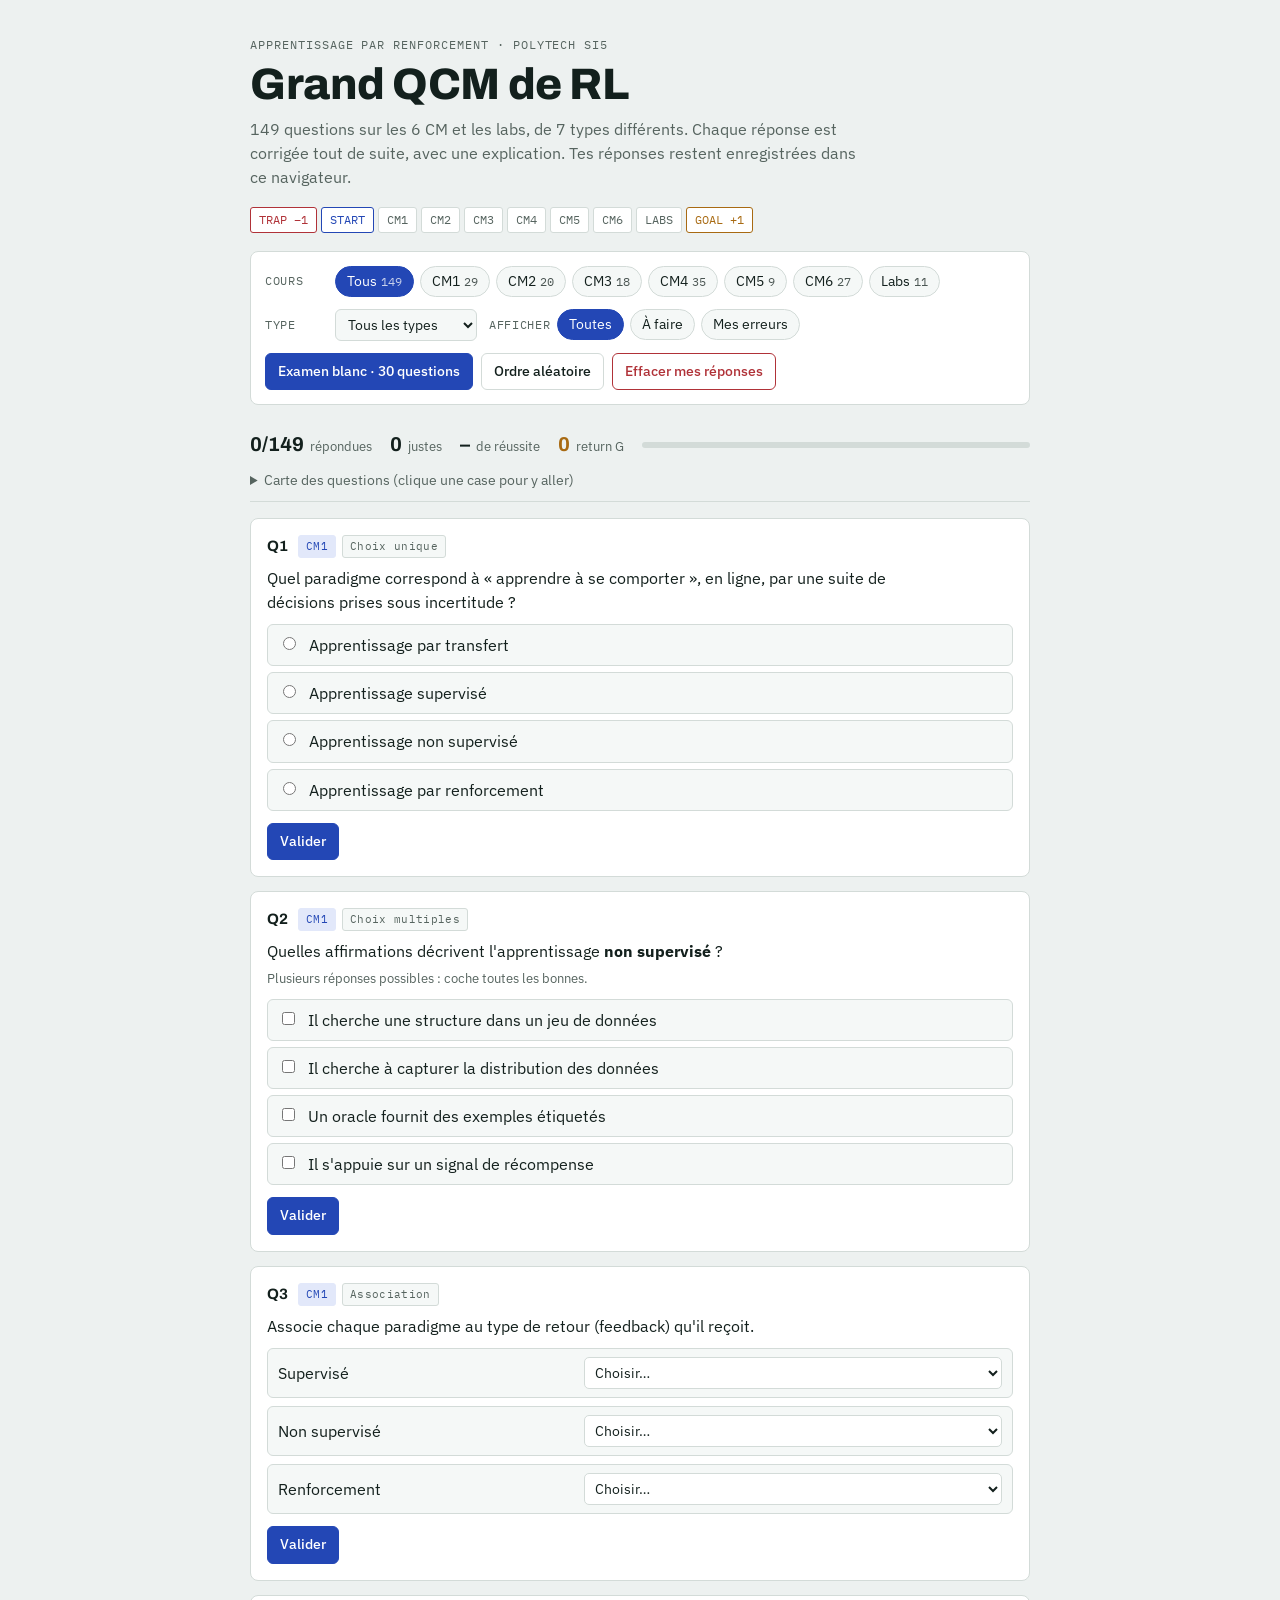
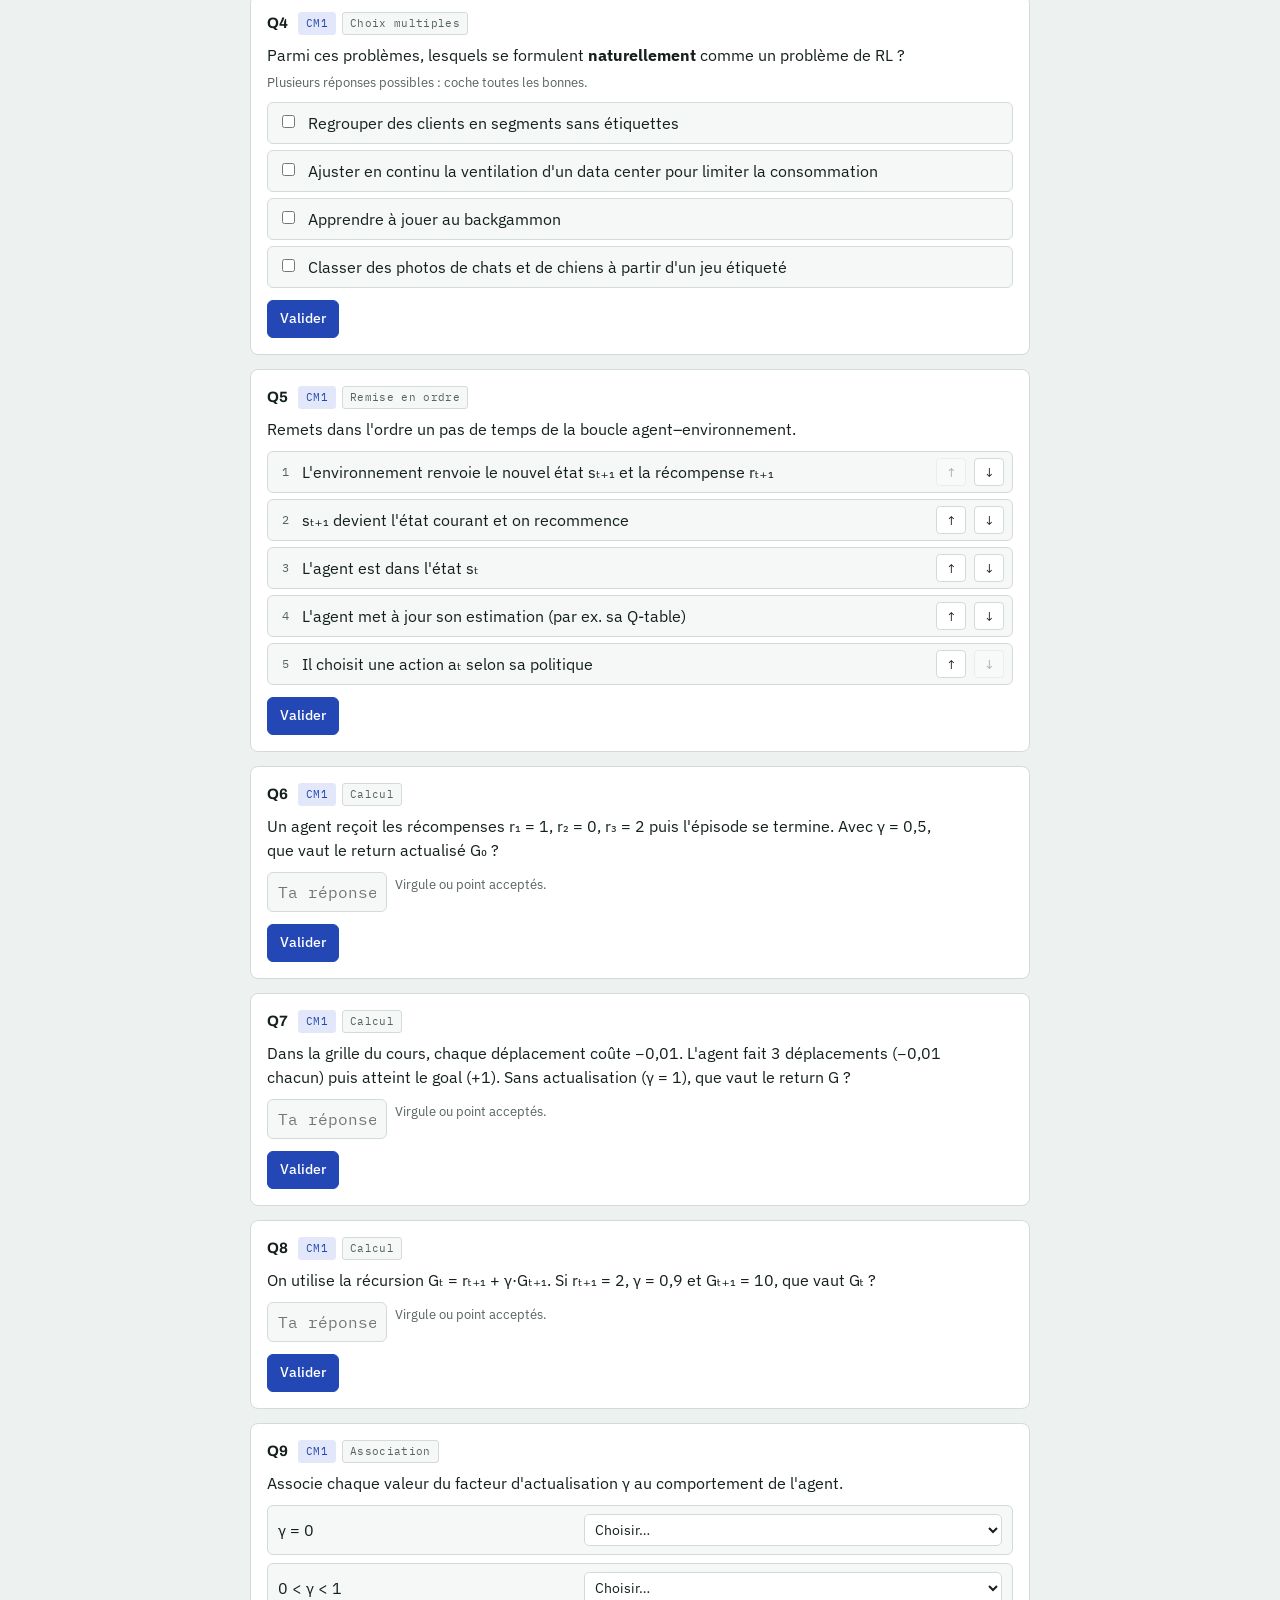
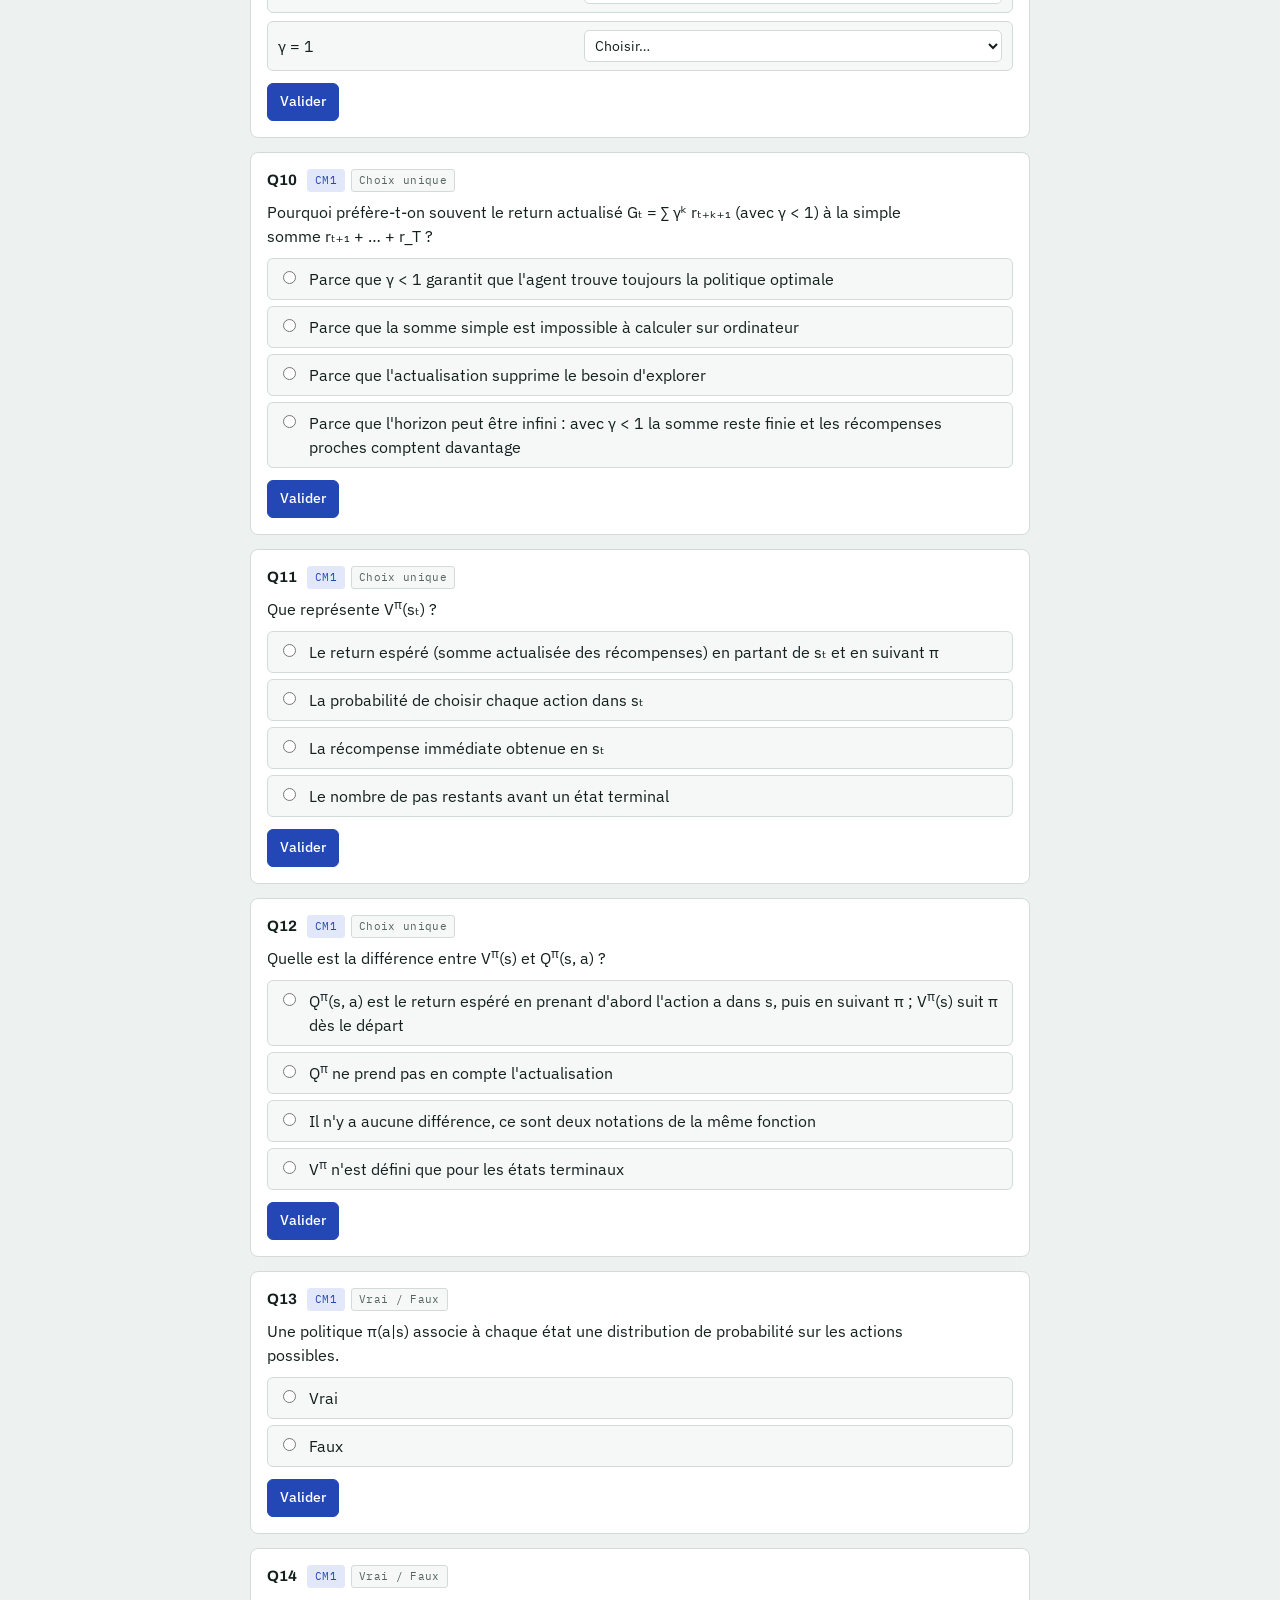
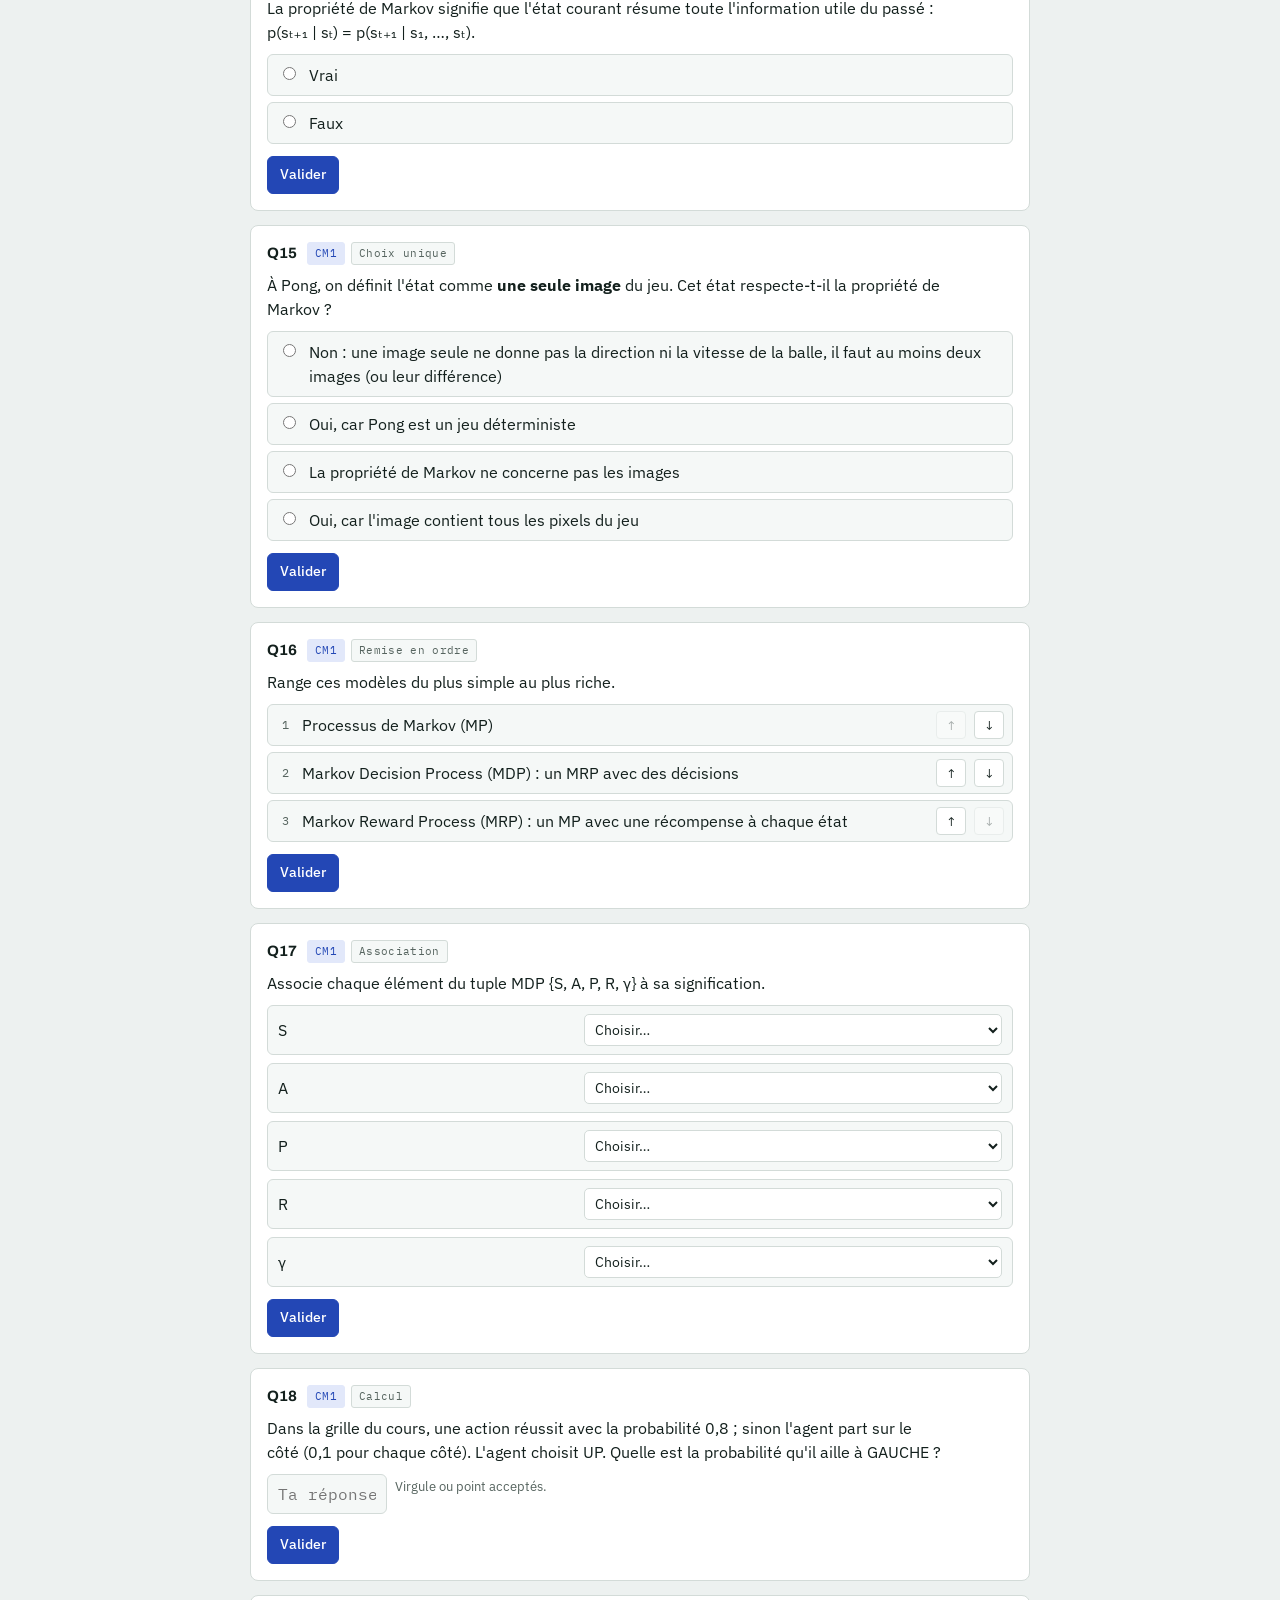
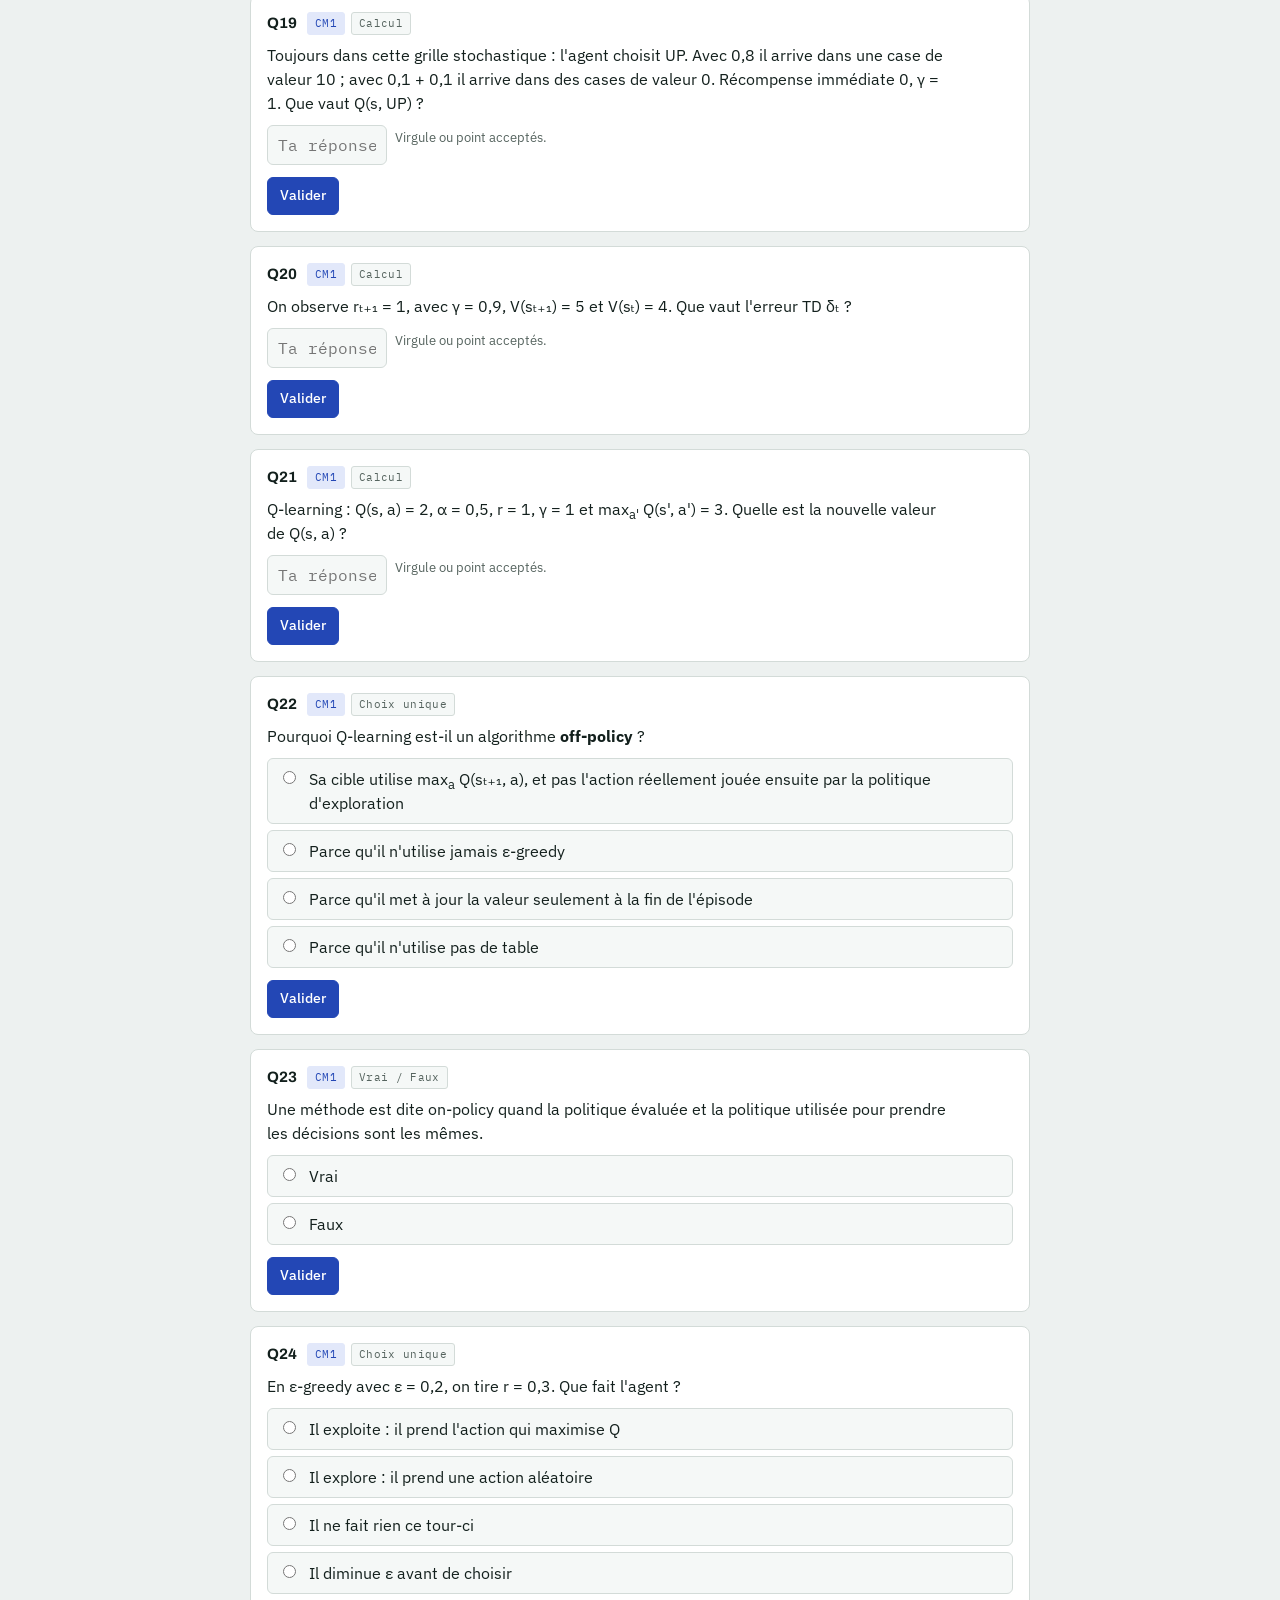
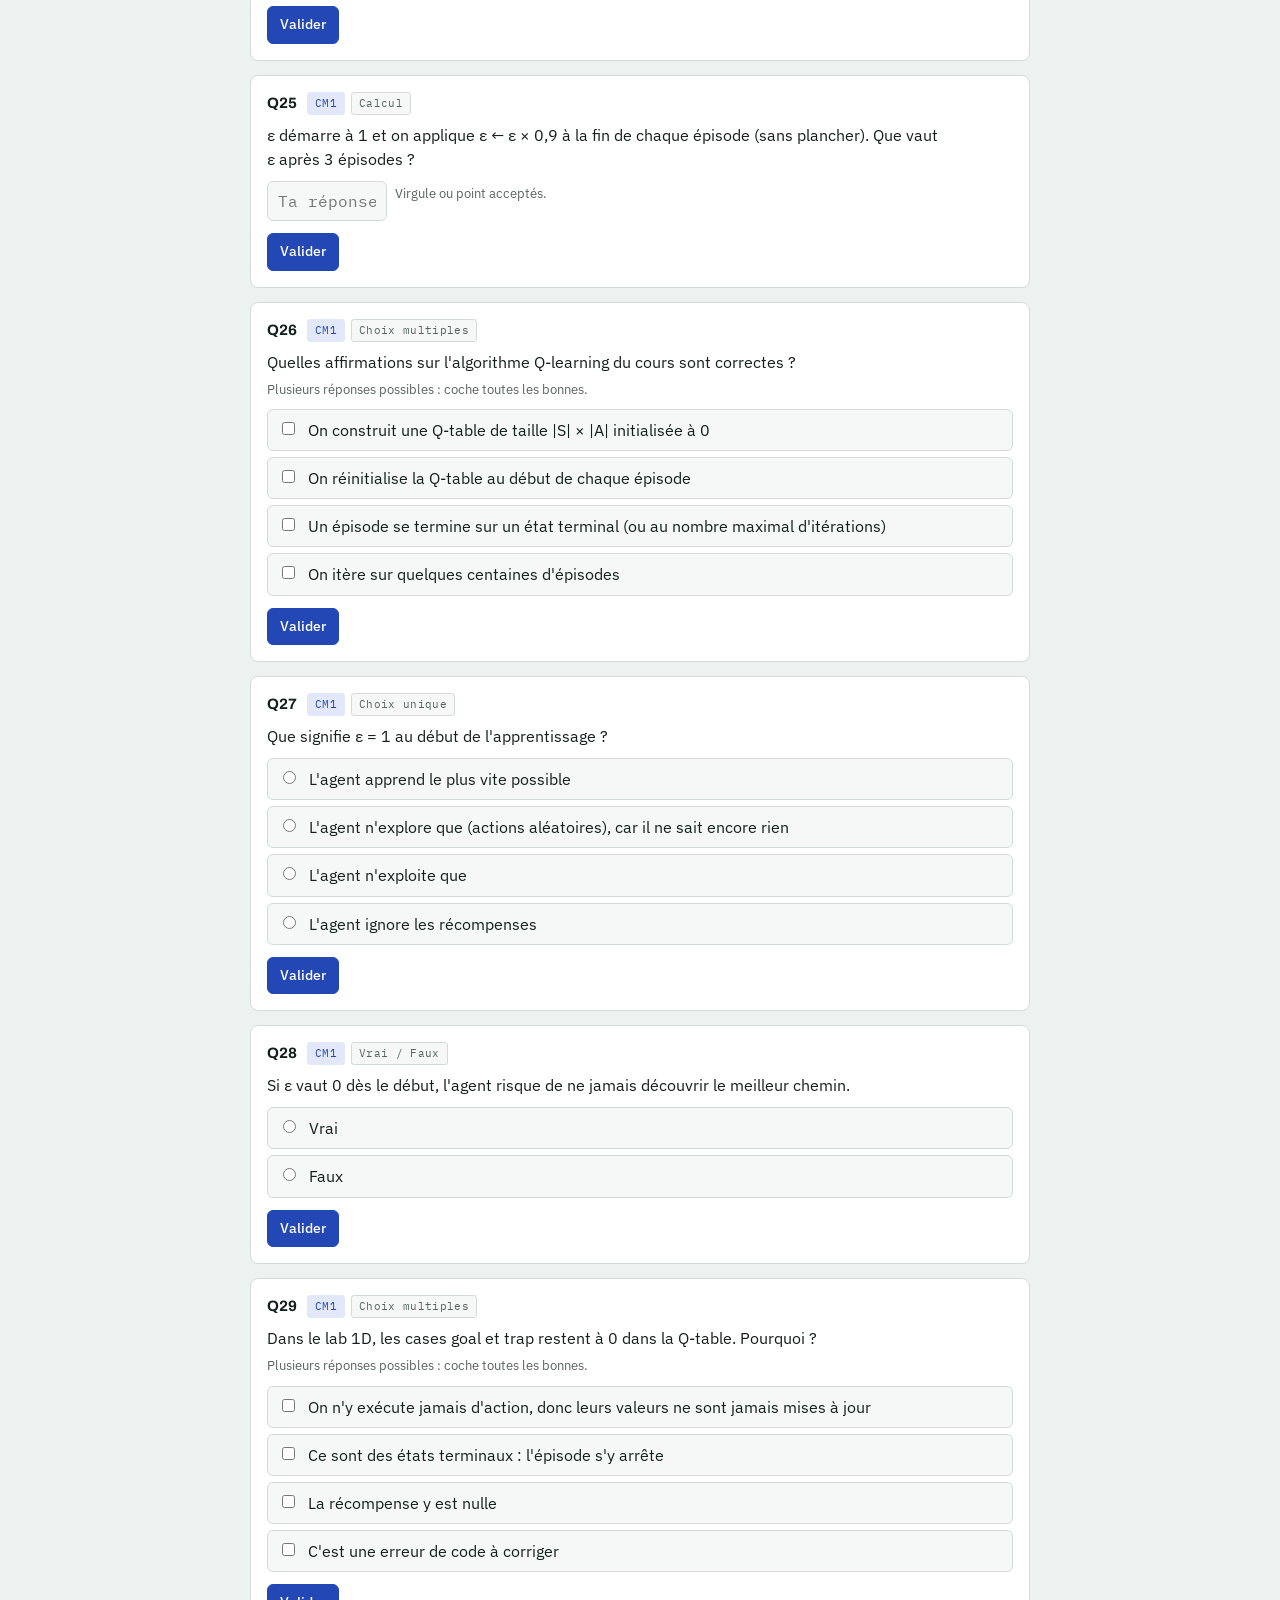
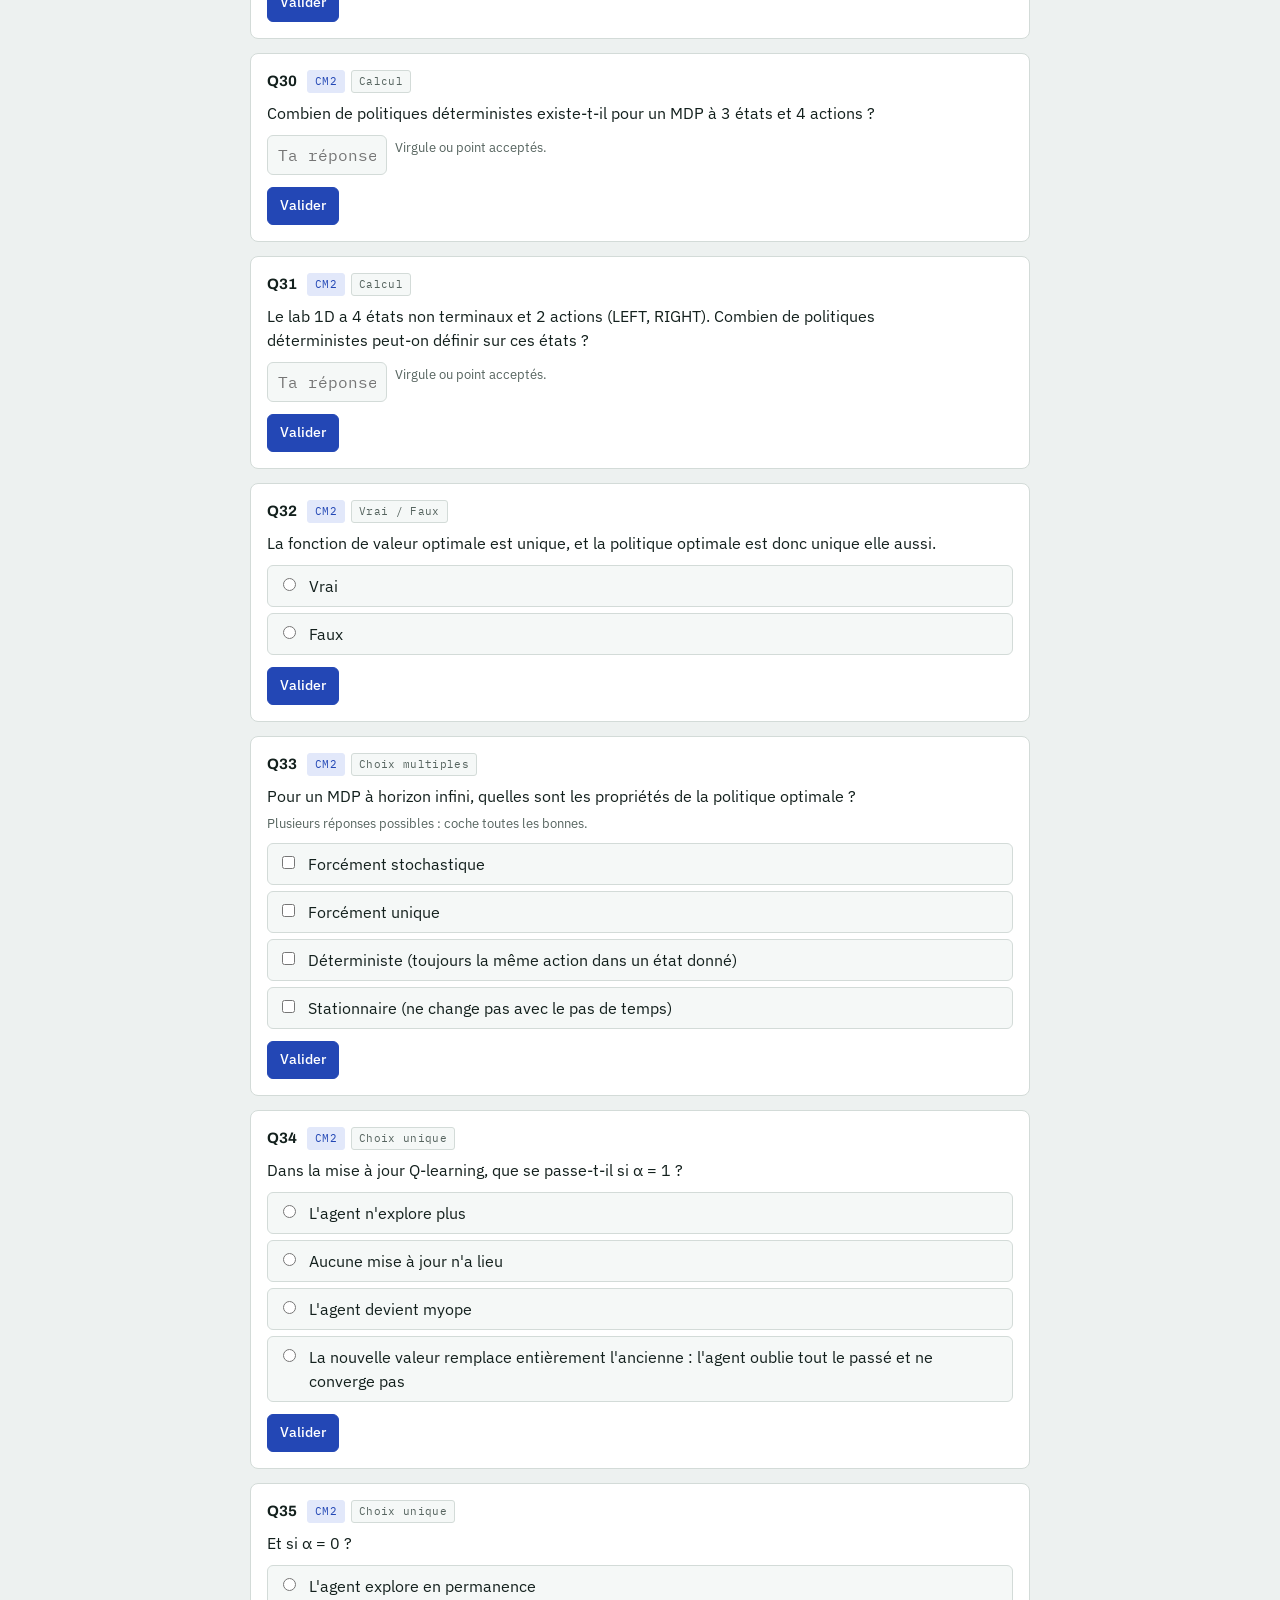
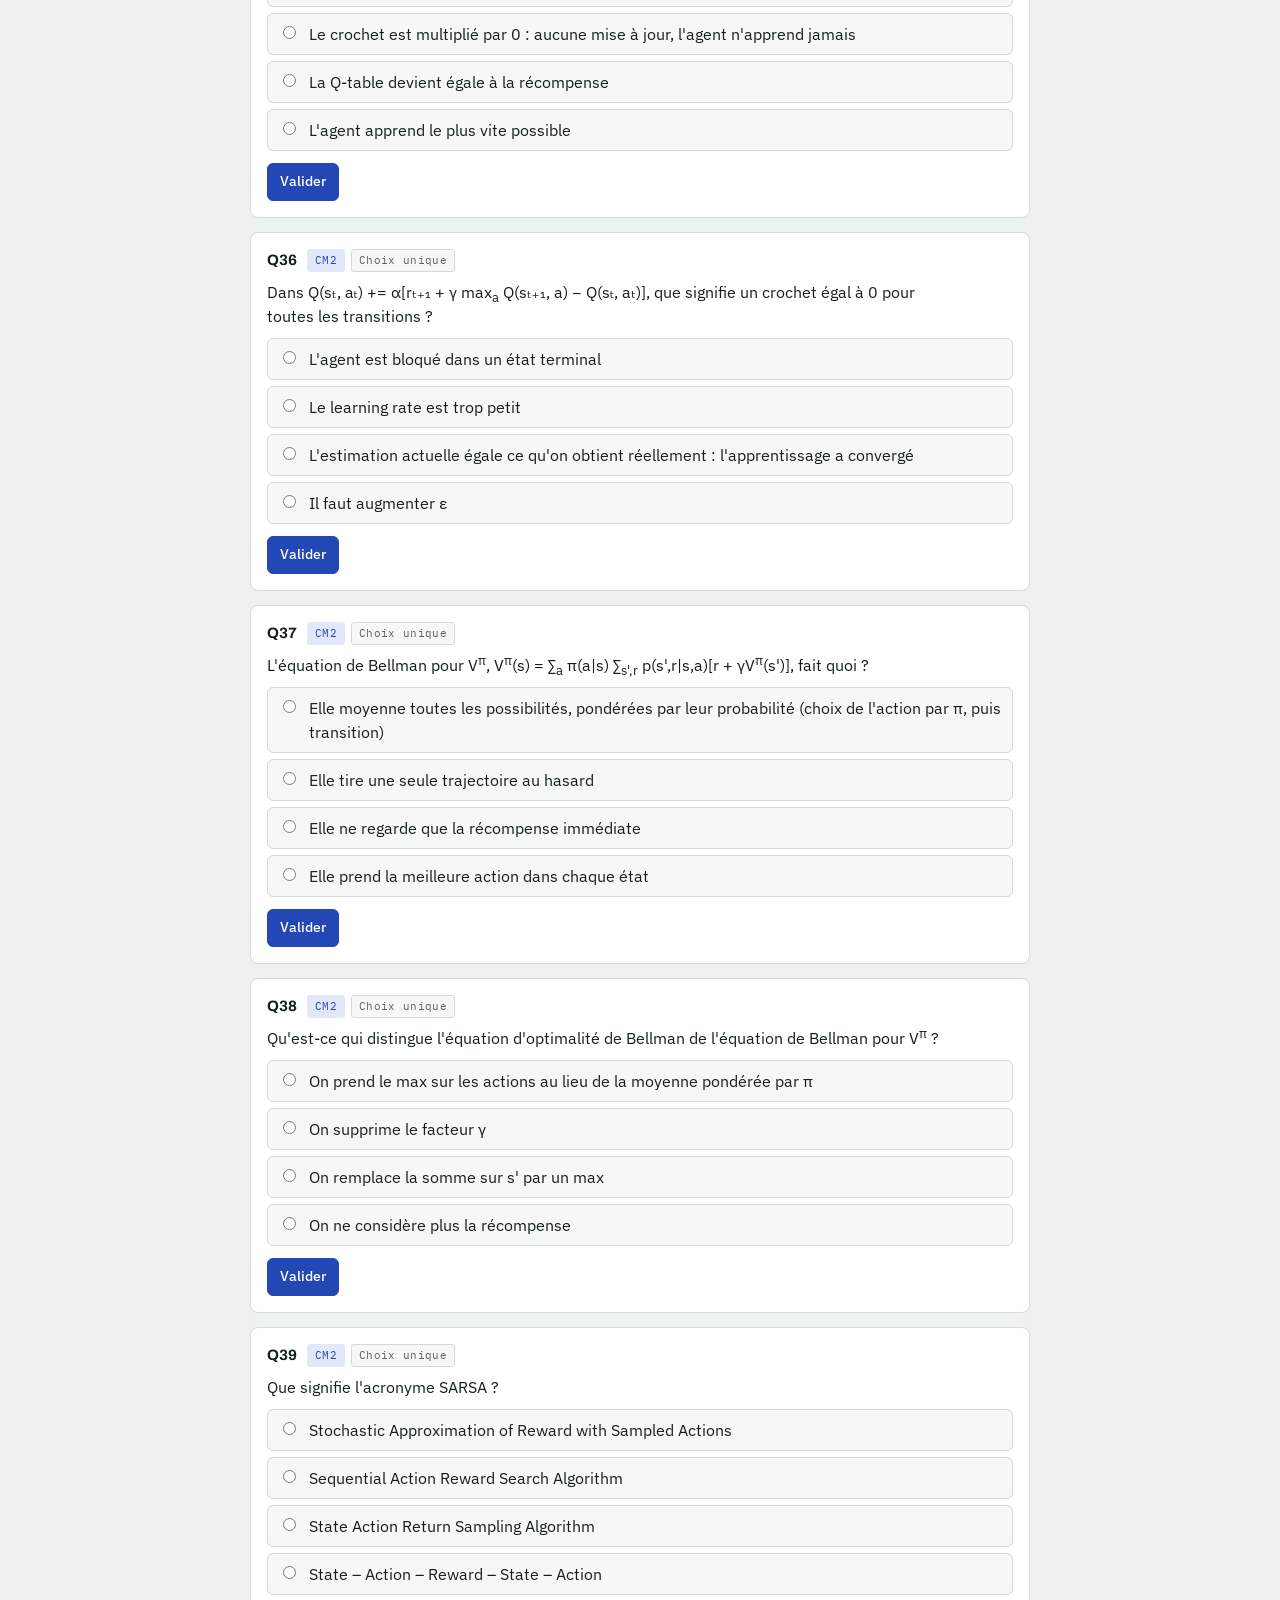
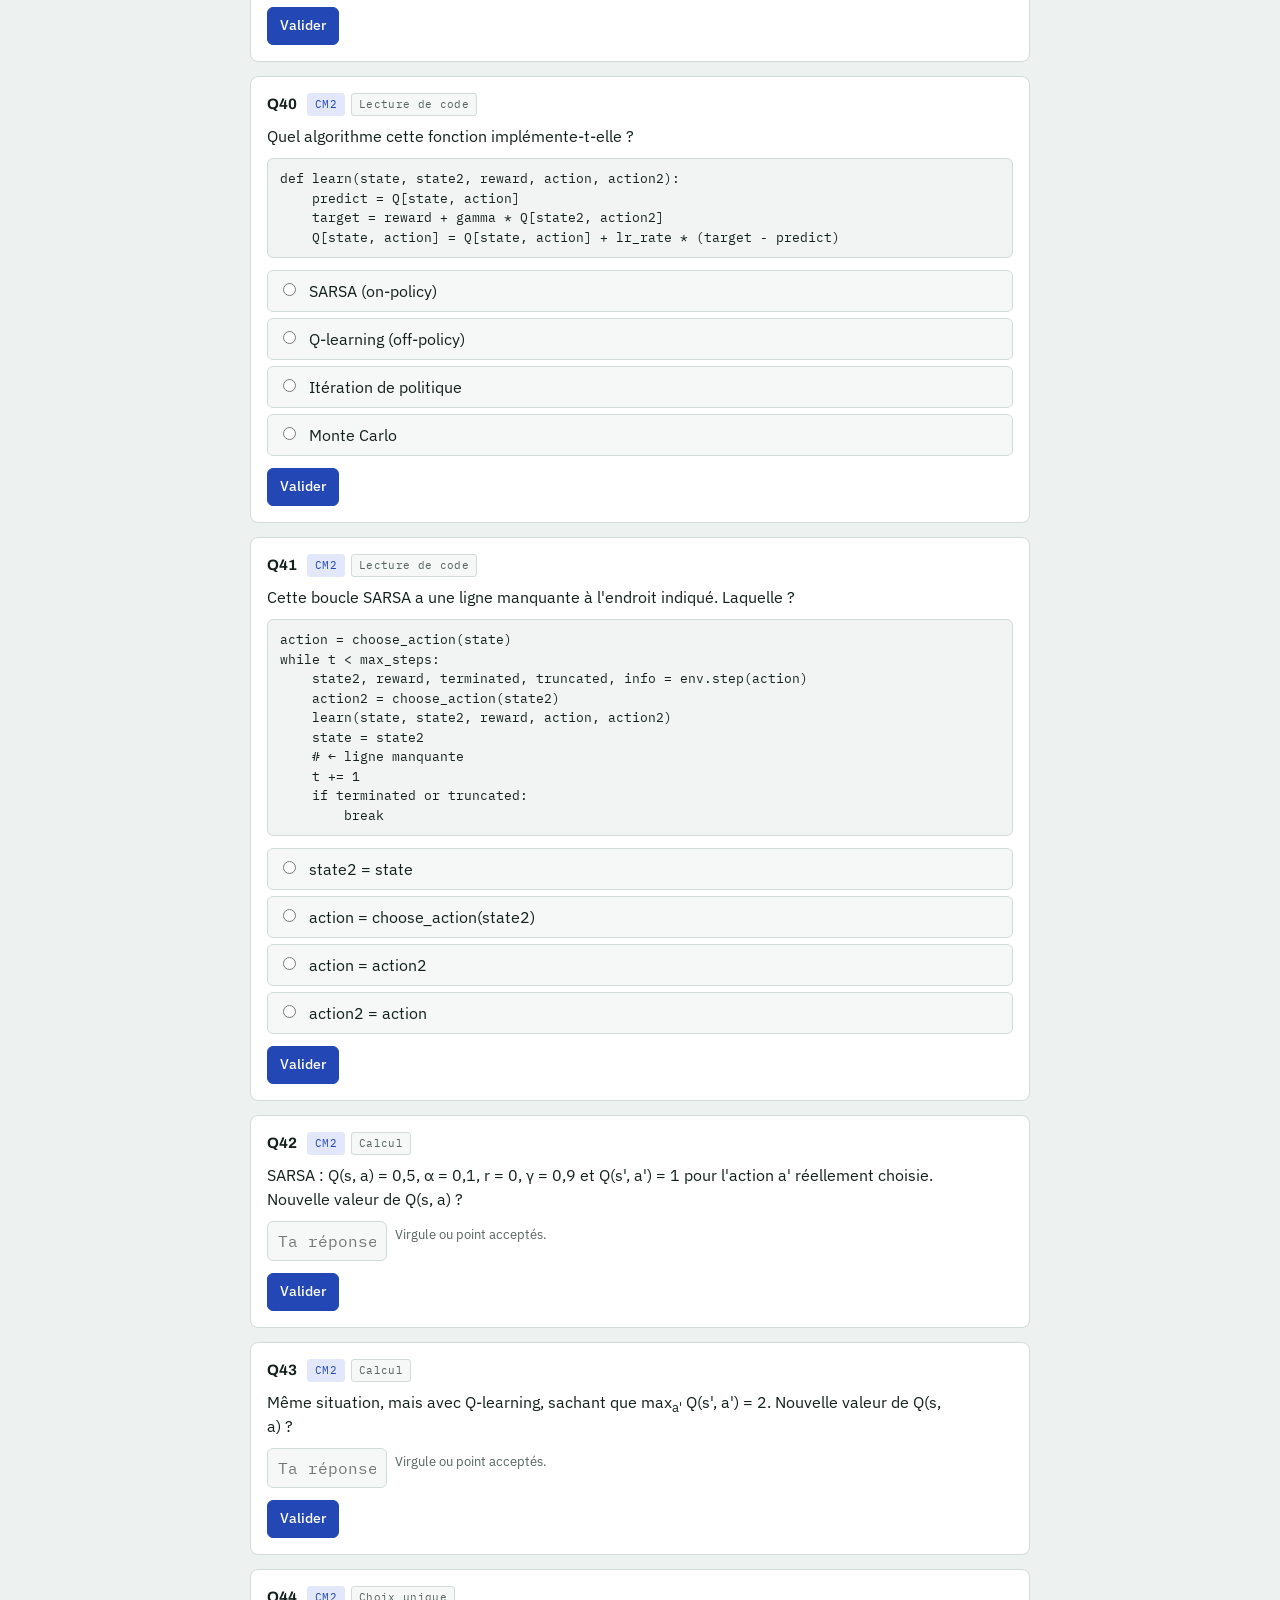
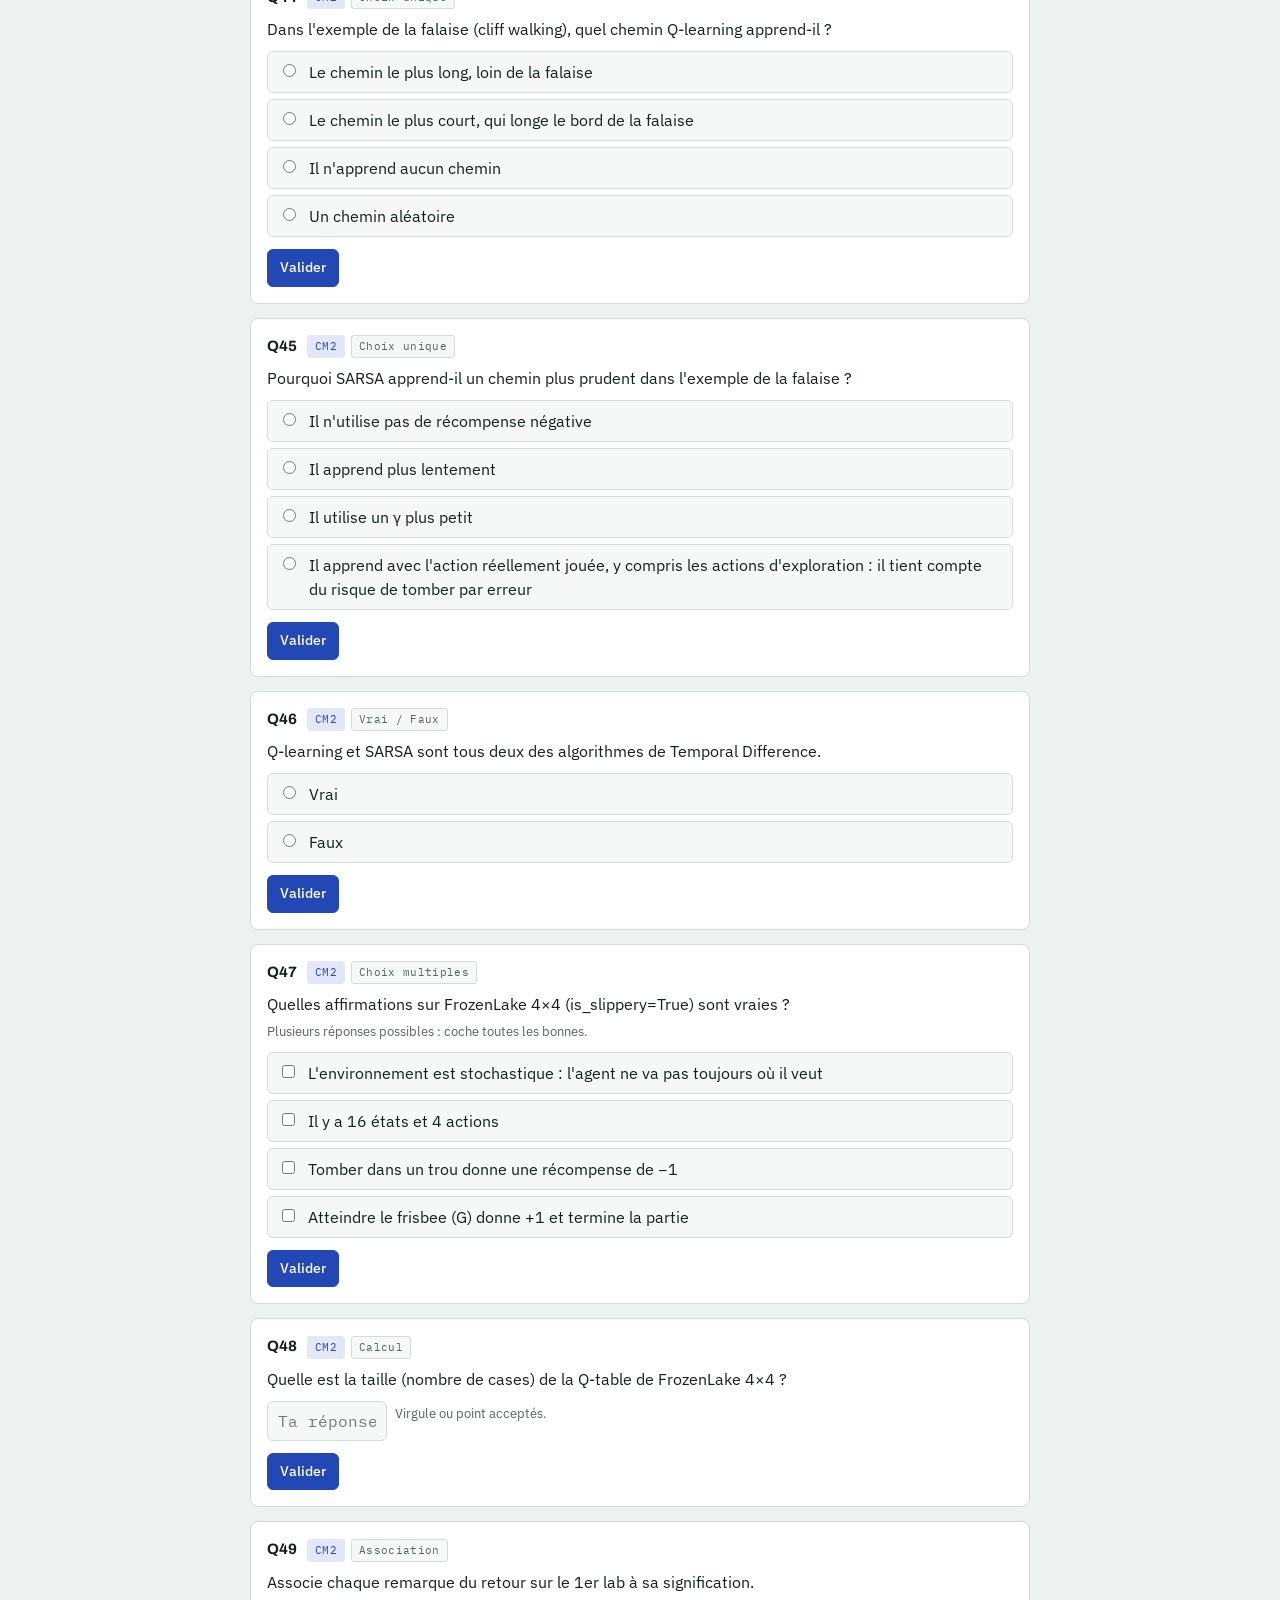
<file: matieres/app-renforcement/qcm-rl.html>
<!doctype html><html><head><meta charset=utf8><meta name=viewport content="width=device-width,initial-scale=1,viewport-fit=cover"><style>:root{color-scheme:light;box-sizing:border-box;padding-top:env(safe-area-inset-top,0px);padding-bottom:env(safe-area-inset-bottom,0px)}html{scroll-padding-top:env(safe-area-inset-top,0px)}body{margin:0;padding:0;font:14px -apple-system,BlinkMacSystemFont,sans-serif;background:#fff;color:#000}img{max-width:100%}[hidden]:not([hidden=until-found i]){display:none!important}</style></head><body>
<title>Grand QCM de RL</title>
<meta name="claude:viewport-fit-sides" content="cover">
<link rel="preconnect" href="https://fonts.googleapis.com">
<link rel="preconnect" href="https://fonts.gstatic.com" crossorigin>
<link rel="stylesheet" href="https://fonts.googleapis.com/css2?family=Archivo:wght@500;700;800&family=IBM+Plex+Mono:wght@400;500&family=IBM+Plex+Sans:wght@400;500;600&display=swap">
<style>
/* Layout : une colonne de lecture (cartes-questions) sous une barre de score collante ; la carte des questions est une « grille d'états » comme au TD. */
:root{
  --bg:#EDF1F0; --surface:#FFFFFF; --surface-2:#F5F8F7; --ink:#13201D; --muted:#56645F; --line:#D3DBD8;
  --accent:#2347B5; --accent-soft:#E2E8FA; --accent-ink:#FFFFFF;
  --good:#1D7448; --good-soft:#DFF1E6; --bad:#B03238; --bad-soft:#F7E1E2; --goal:#A86A12; --goal-soft:#F7EBD6;
  --code-bg:#F1F4F3;
  --display:"Archivo","Helvetica Neue",Arial,sans-serif;
  --body:"IBM Plex Sans","Segoe UI",system-ui,sans-serif;
  --mono:"IBM Plex Mono",ui-monospace,"SFMono-Regular",Menlo,monospace;
}
@media (prefers-color-scheme: dark){:root:not([data-theme="light"]){
  --bg:#0F1514; --surface:#171F1E; --surface-2:#1C2625; --ink:#E5ECEA; --muted:#9AA9A5; --line:#2C3836;
  --accent:#8DA8F5; --accent-soft:#1F2A47; --accent-ink:#0F1514;
  --good:#5FC48D; --good-soft:#163024; --bad:#F07C80; --bad-soft:#3A1B1D; --goal:#E3AE52; --goal-soft:#33281A;
  --code-bg:#111918; color-scheme:dark;}}
:root[data-theme="dark"]{
  --bg:#0F1514; --surface:#171F1E; --surface-2:#1C2625; --ink:#E5ECEA; --muted:#9AA9A5; --line:#2C3836;
  --accent:#8DA8F5; --accent-soft:#1F2A47; --accent-ink:#0F1514;
  --good:#5FC48D; --good-soft:#163024; --bad:#F07C80; --bad-soft:#3A1B1D; --goal:#E3AE52; --goal-soft:#33281A;
  --code-bg:#111918; color-scheme:dark;}

*{box-sizing:border-box}
body{background:var(--bg);color:var(--ink);font-family:var(--body);font-size:15.5px;line-height:1.55;
  padding-left:max(16px,env(safe-area-inset-left,0px));padding-right:max(16px,env(safe-area-inset-right,0px));padding-block:0 48px}
body::before{content:"";position:fixed;inset:0 0 auto;height:env(safe-area-inset-top,0px);z-index:10;background:var(--bg)}
.wrap{max-width:780px;margin:0 auto}
button,select,input{font:inherit;color:inherit}
:focus-visible{outline:2px solid var(--accent);outline-offset:2px}
@media (prefers-reduced-motion: reduce){*{transition:none!important;scroll-behavior:auto!important}}

/* En-tête */
.top{padding-block:36px 18px}
.eyebrow{font-family:var(--mono);font-size:12px;letter-spacing:.08em;text-transform:uppercase;color:var(--muted)}
h1{font-family:var(--display);font-weight:800;font-size:clamp(30px,6vw,44px);line-height:1.05;letter-spacing:-.01em;margin:6px 0 10px;text-wrap:balance}
.lede{color:var(--muted);max-width:62ch;margin:0}
.track{display:flex;gap:4px;margin-top:18px;flex-wrap:wrap;align-items:center}
.track span{font-family:var(--mono);font-size:11.5px;padding:3px 8px;border:1px solid var(--line);border-radius:3px;color:var(--muted);background:var(--surface)}
.track .trap{color:var(--bad);border-color:var(--bad)}
.track .goal{color:var(--goal);border-color:var(--goal)}
.track .start{color:var(--accent);border-color:var(--accent)}

/* Filtres */
.filters{display:grid;gap:12px;background:var(--surface);border:1px solid var(--line);border-radius:8px;padding:14px}
.frow{display:flex;flex-wrap:wrap;gap:6px;align-items:center}
.flabel{font-family:var(--mono);font-size:11.5px;letter-spacing:.06em;text-transform:uppercase;color:var(--muted);min-width:64px}
.chip{border:1px solid var(--line);background:var(--surface-2);border-radius:999px;padding:4px 11px;font-size:13.5px;cursor:pointer}
.chip[aria-pressed="true"]{background:var(--accent);border-color:var(--accent);color:var(--accent-ink)}
.chip .n{font-family:var(--mono);font-size:11.5px;opacity:.75;margin-left:4px}
select.sel{border:1px solid var(--line);background:var(--surface-2);border-radius:6px;padding:5px 8px;font-size:13.5px;max-width:100%}
.btn{border:1px solid var(--line);background:var(--surface);border-radius:6px;padding:7px 12px;font-size:14px;cursor:pointer;font-weight:500}
.btn:hover{border-color:var(--accent)}
.btn.primary{background:var(--accent);border-color:var(--accent);color:var(--accent-ink)}
.btn.warn{border-color:var(--bad);color:var(--bad)}
.actions-row{display:flex;flex-wrap:wrap;gap:8px}

/* Barre de score */
.bar{position:sticky;top:env(safe-area-inset-top,0px);z-index:5;background:var(--bg);padding-block:10px;margin-top:14px;border-bottom:1px solid var(--line)}
.bar-inner{display:flex;flex-wrap:wrap;gap:8px 18px;align-items:baseline}
.stat{display:flex;gap:6px;align-items:baseline}
.stat b{font-family:var(--display);font-weight:700;font-size:20px;font-variant-numeric:tabular-nums}
.stat small{color:var(--muted);font-size:12.5px}
.stat.g b{color:var(--goal)}
.meter{flex:1 1 160px;height:6px;background:var(--line);border-radius:3px;overflow:hidden;min-width:120px;align-self:center}
.meter i{display:block;height:100%;background:var(--good);width:0;transition:width .3s}

details.map{margin-top:10px}
details.map summary{cursor:pointer;font-size:13.5px;color:var(--muted)}
.cells{display:flex;flex-wrap:wrap;gap:3px;margin-top:8px}
.cell{width:18px;height:18px;border:1px solid var(--line);background:var(--surface);border-radius:2px;padding:0;cursor:pointer;font-size:0}
.cell.ok{background:var(--good);border-color:var(--good)}
.cell.ko{background:var(--bad);border-color:var(--bad)}
.legend{display:flex;gap:12px;font-size:12px;color:var(--muted);margin-top:6px;flex-wrap:wrap}
.legend i{display:inline-block;width:10px;height:10px;border-radius:2px;margin-right:4px;vertical-align:-1px;border:1px solid var(--line)}

/* Bandeau examen */
.exam{margin-top:14px;border:1px solid var(--goal);background:var(--goal-soft);border-radius:8px;padding:12px 14px;display:flex;flex-wrap:wrap;gap:10px;align-items:center;justify-content:space-between}
.exam p{margin:0}
.exam .note{font-family:var(--display);font-weight:800;font-size:26px;color:var(--goal)}

/* Questions */
.list{display:grid;gap:14px;margin-top:16px}
.q{background:var(--surface);border:1px solid var(--line);border-radius:8px;padding:16px;min-width:0;scroll-margin-top:90px}
.q.ok{border-left:4px solid var(--good)}
.q.ko{border-left:4px solid var(--bad)}
.qhead{display:flex;flex-wrap:wrap;gap:6px;align-items:center;margin-bottom:8px}
.qnum{font-family:var(--display);font-weight:700;font-size:15px;margin-right:4px}
.tag{font-family:var(--mono);font-size:11px;letter-spacing:.03em;padding:2px 7px;border-radius:3px;background:var(--surface-2);border:1px solid var(--line);color:var(--muted)}
.tag.cm{color:var(--accent);border-color:var(--accent-soft);background:var(--accent-soft)}
.prompt{margin:0 0 10px;max-width:68ch}
.hint{font-size:12.5px;color:var(--muted);margin:-4px 0 10px}
pre.code{background:var(--code-bg);border:1px solid var(--line);border-radius:6px;padding:10px 12px;overflow-x:auto;font-family:var(--mono);font-size:13px;line-height:1.5;margin:0 0 12px}
.opts{list-style:none;margin:0;padding:0;display:grid;gap:6px}
.opts label{display:flex;gap:10px;align-items:flex-start;border:1px solid var(--line);border-radius:6px;padding:8px 10px;cursor:pointer;background:var(--surface-2)}
.opts label:hover{border-color:var(--accent)}
.opts input{margin-top:4px;accent-color:var(--accent);flex:none}
.opts li.is-correct label{border-color:var(--good);background:var(--good-soft)}
.opts li.is-wrong label{border-color:var(--bad);background:var(--bad-soft)}
.num-row{display:flex;gap:8px;align-items:center;flex-wrap:wrap}
.num-row input{border:1px solid var(--line);background:var(--surface-2);border-radius:6px;padding:7px 10px;width:12ch;font-family:var(--mono)}
.num-row input.ok{border-color:var(--good);background:var(--good-soft)}
.num-row input.ko{border-color:var(--bad);background:var(--bad-soft)}
ol.order{margin:0;padding:0;list-style:none;display:grid;gap:6px;counter-reset:o}
ol.order li{display:flex;gap:8px;align-items:center;border:1px solid var(--line);border-radius:6px;padding:6px 8px;background:var(--surface-2);counter-increment:o}
ol.order li::before{content:counter(o);font-family:var(--mono);font-size:12px;color:var(--muted);width:18px;flex:none;text-align:center}
ol.order li span{flex:1;min-width:0}
ol.order li.is-correct{border-color:var(--good);background:var(--good-soft)}
ol.order li.is-wrong{border-color:var(--bad);background:var(--bad-soft)}
.mv{border:1px solid var(--line);background:var(--surface);border-radius:4px;width:30px;height:28px;cursor:pointer;flex:none;font-size:13px;line-height:1}
.mv:disabled{opacity:.35;cursor:default}
.match{display:grid;gap:8px}
.mrow{display:grid;grid-template-columns:minmax(0,1fr) minmax(0,1.4fr);gap:8px;align-items:center;border:1px solid var(--line);border-radius:6px;padding:8px 10px;background:var(--surface-2)}
.mrow select{width:100%;border:1px solid var(--line);background:var(--surface);border-radius:5px;padding:5px 6px;font-size:13.5px}
.mrow.is-correct{border-color:var(--good);background:var(--good-soft)}
.mrow.is-wrong{border-color:var(--bad);background:var(--bad-soft)}
.mrow .fix{grid-column:1/-1;font-size:13px;color:var(--bad)}
@media (max-width:520px){.mrow{grid-template-columns:1fr}}
.qfoot{display:flex;gap:10px;align-items:center;margin-top:12px;flex-wrap:wrap}
.msg{font-size:13px;color:var(--bad)}
.fb{margin-top:12px;border-top:1px dashed var(--line);padding-top:10px}
.verdict{font-weight:600}
.verdict.ok{color:var(--good)}
.verdict.ko{color:var(--bad)}
.expl{margin:4px 0 0;color:var(--ink);max-width:68ch}
.expected{font-family:var(--mono);font-size:13.5px}
.empty{text-align:center;color:var(--muted);padding:30px 10px;border:1px dashed var(--line);border-radius:8px}
sub,sup{line-height:0}
</style>
<div class="wrap">
  <header class="top">
    <div class="eyebrow">Apprentissage par renforcement · Polytech SI5</div>
    <h1>Grand QCM de RL</h1>
    <p class="lede" id="lede">Questions sur les 6 CM et les labs. Chaque réponse est corrigée tout de suite, avec une explication.</p>
    <div class="track" aria-hidden="true">
      <span class="trap">TRAP −1</span><span class="start">START</span><span>CM1</span><span>CM2</span><span>CM3</span><span>CM4</span><span>CM5</span><span>CM6</span><span>LABS</span><span class="goal">GOAL +1</span>
    </div>
  </header>

  <section class="filters" aria-label="Filtres">
    <div class="frow"><span class="flabel">Cours</span><div class="frow" id="cmChips"></div></div>
    <div class="frow">
      <span class="flabel">Type</span>
      <select class="sel" id="typeSel" aria-label="Type de question"></select>
      <span class="flabel" style="min-width:auto;margin-left:6px">Afficher</span>
      <div class="frow" id="viewChips"></div>
    </div>
    <div class="actions-row">
      <button class="btn primary" id="examBtn" type="button">Examen blanc · 30 questions</button>
      <button class="btn" id="orderBtn" type="button">Ordre aléatoire</button>
      <button class="btn warn" id="resetBtn" type="button">Effacer mes réponses</button>
    </div>
  </section>

  <div id="examBox"></div>

  <div class="bar" id="bar">
    <div class="bar-inner">
      <div class="stat"><b id="sAns">0/0</b><small>répondues</small></div>
      <div class="stat"><b id="sOk">0</b><small>justes</small></div>
      <div class="stat"><b id="sPct">–</b><small>de réussite</small></div>
      <div class="stat g" title="Récompense cumulée : +1 par bonne réponse, −1 par erreur"><b id="sG">0</b><small>return G</small></div>
      <div class="meter" aria-hidden="true"><i id="sMeter"></i></div>
    </div>
    <details class="map">
      <summary>Carte des questions (clique une case pour y aller)</summary>
      <div class="cells" id="cells"></div>
      <div class="legend"><span><i></i>à faire</span><span><i style="background:var(--good);border-color:var(--good)"></i>juste</span><span><i style="background:var(--bad);border-color:var(--bad)"></i>fausse</span></div>
    </details>
  </div>

  <main class="list" id="list" aria-live="polite"></main>
</div>
<script>
const QUESTIONS = [
/* ======================= CM1 — Introduction, MDP, TD, Q-learning ======================= */
{c:1,t:`qcu`,q:`Quel paradigme correspond à « apprendre à se comporter », en ligne, par une suite de décisions prises sous incertitude ?`,
o:[`Apprentissage supervisé`,`Apprentissage non supervisé`,`Apprentissage par renforcement`,`Apprentissage par transfert`],a:2,
e:`Le RL apprend à agir (« learn to behave ») : décision séquentielle, en ligne, sous incertitude. Le supervisé apprend un mapping entrée → sortie à partir d'exemples étiquetés ; le non supervisé cherche une structure sans oracle.`},

{c:1,t:`qcm`,q:`Quelles affirmations décrivent l'apprentissage <b>non supervisé</b> ?`,
o:[`Il cherche une structure dans un jeu de données`,`Un oracle fournit des exemples étiquetés`,`Il cherche à capturer la distribution des données`,`Il s'appuie sur un signal de récompense`],a:[0,2],
e:`Non supervisé = apprendre une structure (capturer la distribution), sans oracle. L'oracle étiqueté, c'est le supervisé ; la récompense, c'est le RL.`},

{c:1,t:`match`,q:`Associe chaque paradigme au type de retour (feedback) qu'il reçoit.`,
o:[[`Supervisé`,`Des exemples étiquetés fournis par un oracle`],[`Non supervisé`,`Aucun oracle, seulement les données`],[`Renforcement`,`Un signal de récompense après chaque action`]],
e:`C'est la compétence C1 du cours : distinguer les paradigmes par la structure du feedback (étiquettes / aucun oracle / récompense).`},

{c:1,t:`qcm`,q:`Parmi ces problèmes, lesquels se formulent <b>naturellement</b> comme un problème de RL ?`,
o:[`Ajuster en continu la ventilation d'un data center pour limiter la consommation`,`Classer des photos de chats et de chiens à partir d'un jeu étiqueté`,`Apprendre à jouer au backgammon`,`Regrouper des clients en segments sans étiquettes`],a:[0,2],
e:`Le cours cite le refroidissement de data center et les jeux (backgammon, échecs, Atari, Go) comme exemples de RL : une suite de décisions dont l'effet se mesure par une récompense. La classification étiquetée est du supervisé, la segmentation du non supervisé.`},

{c:1,t:`order`,q:`Remets dans l'ordre un pas de temps de la boucle agent–environnement.`,
o:[`L'agent est dans l'état sₜ`,`Il choisit une action aₜ selon sa politique`,`L'environnement renvoie le nouvel état sₜ₊₁ et la récompense rₜ₊₁`,`L'agent met à jour son estimation (par ex. sa Q-table)`,`sₜ₊₁ devient l'état courant et on recommence`],
e:`À chaque pas t : état sₜ → action aₜ → l'environnement répond par sₜ₊₁ et rₜ₊₁. L'agent apprend de cette transition puis continue depuis sₜ₊₁.`},

{c:1,t:`num`,q:`Un agent reçoit les récompenses r₁ = 1, r₂ = 0, r₃ = 2 puis l'épisode se termine. Avec γ = 0,5, que vaut le return actualisé G₀ ?`,a:1.5,tol:0.001,
e:`G₀ = r₁ + γ·r₂ + γ²·r₃ = 1 + 0,5×0 + 0,25×2 = 1,5.`},

{c:1,t:`num`,q:`Dans la grille du cours, chaque déplacement coûte −0,01. L'agent fait 3 déplacements (−0,01 chacun) puis atteint le goal (+1). Sans actualisation (γ = 1), que vaut le return G ?`,a:0.97,tol:0.001,
e:`G = −0,01 − 0,01 − 0,01 + 1 = 0,97. Plus le chemin est long, plus G baisse : c'est ce qui pousse l'agent vers le plus court chemin.`},

{c:1,t:`num`,q:`On utilise la récursion Gₜ = rₜ₊₁ + γ·Gₜ₊₁. Si rₜ₊₁ = 2, γ = 0,9 et Gₜ₊₁ = 10, que vaut Gₜ ?`,a:11,tol:0.001,
e:`Gₜ = 2 + 0,9 × 10 = 11. Cette récursion est la base du TD : la valeur d'un état s'écrit à partir de la valeur de l'état suivant.`},

{c:1,t:`match`,q:`Associe chaque valeur du facteur d'actualisation γ au comportement de l'agent.`,
o:[[`γ = 0`,`Myope : seule la récompense immédiate compte`],[`0 < γ < 1`,`Préfère obtenir les récompenses plus tôt`],[`γ = 1`,`Une récompense au pas 1000 vaut autant qu'au pas 3`]],
e:`γ dit à quel point on se soucie du futur. γ = 0 ignore le futur, γ = 1 met présent et futur au même niveau.`},

{c:1,t:`qcu`,q:`Pourquoi préfère-t-on souvent le return actualisé Gₜ = ∑ γᵏ rₜ₊ₖ₊₁ (avec γ < 1) à la simple somme rₜ₊₁ + … + r_T ?`,
o:[`Parce que l'horizon peut être infini : avec γ < 1 la somme reste finie et les récompenses proches comptent davantage`,`Parce que la somme simple est impossible à calculer sur ordinateur`,`Parce que γ < 1 garantit que l'agent trouve toujours la politique optimale`,`Parce que l'actualisation supprime le besoin d'explorer`],a:0,
e:`L'horizon peut être fini, infini ou indéfini. Avec γ < 1, une somme infinie de récompenses bornées reste finie, et l'agent préfère les récompenses obtenues tôt.`},

{c:1,t:`qcu`,q:`Que représente V<sup>π</sup>(sₜ) ?`,
o:[`Le return espéré (somme actualisée des récompenses) en partant de sₜ et en suivant π`,`La récompense immédiate obtenue en sₜ`,`La probabilité de choisir chaque action dans sₜ`,`Le nombre de pas restants avant un état terminal`],a:0,
e:`V<sup>π</sup>(sₜ) = E<sub>π</sub>[Gₜ | sₜ] = E<sub>π</sub>[∑ γᵏ rₜ₊ₖ₊₁ | sₜ].`},

{c:1,t:`qcu`,q:`Quelle est la différence entre V<sup>π</sup>(s) et Q<sup>π</sup>(s, a) ?`,
o:[`Q<sup>π</sup>(s, a) est le return espéré en prenant d'abord l'action a dans s, puis en suivant π ; V<sup>π</sup>(s) suit π dès le départ`,`Q<sup>π</sup> ne prend pas en compte l'actualisation`,`V<sup>π</sup> n'est défini que pour les états terminaux`,`Il n'y a aucune différence, ce sont deux notations de la même fonction`],a:0,
e:`V évalue un état, Q évalue un couple (état, action). Q dit directement quelle action est la meilleure : il suffit de prendre l'argmax.`},

{c:1,t:`vf`,q:`Une politique π(a|s) associe à chaque état une distribution de probabilité sur les actions possibles.`,a:0,
e:`Vrai : π(a|s) est une correspondance états → probabilités de choisir chaque action. La politique optimale se note π*.`},

{c:1,t:`vf`,q:`La propriété de Markov signifie que l'état courant résume toute l'information utile du passé : p(sₜ₊₁ | sₜ) = p(sₜ₊₁ | s₁, …, sₜ).`,a:0,
e:`Vrai : « le futur est indépendant du passé sachant le présent ». On suppose aussi le système stationnaire (les règles ne changent pas).`},

{c:1,t:`qcu`,q:`À Pong, on définit l'état comme <b>une seule image</b> du jeu. Cet état respecte-t-il la propriété de Markov ?`,
o:[`Non : une image seule ne donne pas la direction ni la vitesse de la balle, il faut au moins deux images (ou leur différence)`,`Oui, car l'image contient tous les pixels du jeu`,`Oui, car Pong est un jeu déterministe`,`La propriété de Markov ne concerne pas les images`],a:0,
e:`Avec une seule image, deux situations identiques à l'œil (balle qui monte / balle qui descend) mènent à des futurs différents. L'état ne capture pas toute l'information utile : il faut ajouter l'information temporelle.`},

{c:1,t:`order`,q:`Range ces modèles du plus simple au plus riche.`,
o:[`Processus de Markov (MP)`,`Markov Reward Process (MRP) : un MP avec une récompense à chaque état`,`Markov Decision Process (MDP) : un MRP avec des décisions`],
e:`MP → on ajoute une récompense → MRP → on ajoute des actions (décisions) → MDP.`},

{c:1,t:`match`,q:`Associe chaque élément du tuple MDP {S, A, P, R, γ} à sa signification.`,
o:[[`S`,`L'ensemble des états`],[`A`,`L'ensemble des actions`],[`P`,`Le modèle de dynamique p(sₜ₊₁ | sₜ, aₜ)`],[`R`,`Le modèle de récompense immédiate R(sₜ)`],[`γ`,`Le facteur d'actualisation`]],
e:`Le MDP est la description formelle d'un environnement de décision.`},

{c:1,t:`num`,q:`Dans la grille du cours, une action réussit avec la probabilité 0,8 ; sinon l'agent part sur le côté (0,1 pour chaque côté). L'agent choisit UP. Quelle est la probabilité qu'il aille à GAUCHE ?`,a:0.1,tol:0.0001,
e:`UP → 0,8 en haut, 0,1 à gauche, 0,1 à droite. L'environnement est stochastique : c'est le modèle de transition P.`},

{c:1,t:`num`,q:`Toujours dans cette grille stochastique : l'agent choisit UP. Avec 0,8 il arrive dans une case de valeur 10 ; avec 0,1 + 0,1 il arrive dans des cases de valeur 0. Récompense immédiate 0, γ = 1. Que vaut Q(s, UP) ?`,a:8,tol:0.001,
e:`Q(s, UP) = ∑ p(s'|s,a)·[r + γV(s')] = 0,8×10 + 0,1×0 + 0,1×0 = 8. On fait la moyenne des valeurs pondérée par les probabilités de transition.`},

{c:1,t:`num`,q:`On observe rₜ₊₁ = 1, avec γ = 0,9, V(sₜ₊₁) = 5 et V(sₜ) = 4. Que vaut l'erreur TD δₜ ?`,a:1.5,tol:0.001,
e:`δₜ = rₜ₊₁ + γV(sₜ₊₁) − V(sₜ) = 1 + 4,5 − 4 = 1,5. δ > 0 : l'état valait plus que ce qu'on pensait.`},

{c:1,t:`num`,q:`Q-learning : Q(s, a) = 2, α = 0,5, r = 1, γ = 1 et max<sub>a'</sub> Q(s', a') = 3. Quelle est la nouvelle valeur de Q(s, a) ?`,a:3,tol:0.001,
e:`Q ← 2 + 0,5 × (1 + 1×3 − 2) = 2 + 0,5 × 2 = 3.`},

{c:1,t:`qcu`,q:`Pourquoi Q-learning est-il un algorithme <b>off-policy</b> ?`,
o:[`Sa cible utilise max<sub>a</sub> Q(sₜ₊₁, a), et pas l'action réellement jouée ensuite par la politique d'exploration`,`Parce qu'il n'utilise pas de table`,`Parce qu'il n'utilise jamais ε-greedy`,`Parce qu'il met à jour la valeur seulement à la fin de l'épisode`],a:0,
e:`La politique qui agit (ε-greedy) diffère de la politique évaluée (greedy, via le max). C'est la définition d'off-policy.`},

{c:1,t:`vf`,q:`Une méthode est dite on-policy quand la politique évaluée et la politique utilisée pour prendre les décisions sont les mêmes.`,a:0,
e:`Vrai. Off-policy : elles sont différentes (cas de Q-learning).`},

{c:1,t:`qcu`,q:`En ε-greedy avec ε = 0,2, on tire r = 0,3. Que fait l'agent ?`,
o:[`Il exploite : il prend l'action qui maximise Q`,`Il explore : il prend une action aléatoire`,`Il ne fait rien ce tour-ci`,`Il diminue ε avant de choisir`],a:0,
e:`Si r < ε → exploration ; si r ≥ ε → exploitation. Ici 0,3 ≥ 0,2, donc exploitation.`},

{c:1,t:`num`,q:`ε démarre à 1 et on applique ε ← ε × 0,9 à la fin de chaque épisode (sans plancher). Que vaut ε après 3 épisodes ?`,a:0.729,tol:0.0005,
e:`ε = 1 × 0,9³ = 0,729. C'est une décroissance exponentielle : rapide au début, puis de plus en plus lente.`},

{c:1,t:`qcm`,q:`Quelles affirmations sur l'algorithme Q-learning du cours sont correctes ?`,
o:[`On construit une Q-table de taille |S| × |A| initialisée à 0`,`Un épisode se termine sur un état terminal (ou au nombre maximal d'itérations)`,`On itère sur quelques centaines d'épisodes`,`On réinitialise la Q-table au début de chaque épisode`],a:[0,1,2],
e:`La Q-table est conservée d'un épisode à l'autre : c'est elle qui accumule l'apprentissage. Seul l'état de l'agent est remis au départ.`},

{c:1,t:`qcu`,q:`Que signifie ε = 1 au début de l'apprentissage ?`,
o:[`L'agent n'explore que (actions aléatoires), car il ne sait encore rien`,`L'agent n'exploite que`,`L'agent apprend le plus vite possible`,`L'agent ignore les récompenses`],a:0,
e:`ε commence à 1 (exploration pure) puis décroît pour exploiter de plus en plus ce qui a été appris.`},

{c:1,t:`vf`,q:`Si ε vaut 0 dès le début, l'agent risque de ne jamais découvrir le meilleur chemin.`,a:0,
e:`Vrai : en exploitation pure avec une Q-table à 0, il répète la première action jugée « meilleure » sans jamais essayer les autres.`},

{c:1,t:`qcm`,q:`Dans le lab 1D, les cases goal et trap restent à 0 dans la Q-table. Pourquoi ?`,
o:[`Ce sont des états terminaux : l'épisode s'y arrête`,`On n'y exécute jamais d'action, donc leurs valeurs ne sont jamais mises à jour`,`La récompense y est nulle`,`C'est une erreur de code à corriger`],a:[0,1],
e:`C'est normal : Q(terminal, ·) = 0 par convention, et aucune mise à jour n'y a lieu. La récompense de ces cases (+1 / −1) est reçue en y arrivant, elle est donc stockée dans la case d'avant.`},

/* ======================= CM2 — Politique optimale, Bellman, SARSA ======================= */
{c:2,t:`num`,q:`Combien de politiques déterministes existe-t-il pour un MDP à 3 états et 4 actions ?`,a:64,tol:0,
e:`Il y a |A|<sup>|S|</sup> politiques : 4³ = 64. Ce nombre explose très vite, d'où l'inefficacité de l'énumération.`},

{c:2,t:`num`,q:`Le lab 1D a 4 états non terminaux et 2 actions (LEFT, RIGHT). Combien de politiques déterministes peut-on définir sur ces états ?`,a:16,tol:0,
e:`2⁴ = 16. Pour une grille 2D de 10 cases utiles et 4 actions, on passerait à 4¹⁰ ≈ 1 million.`},

{c:2,t:`vf`,q:`La fonction de valeur optimale est unique, et la politique optimale est donc unique elle aussi.`,a:1,
e:`Faux : la valeur optimale est unique, mais plusieurs actions (donc plusieurs politiques) peuvent donner cette même valeur.`},

{c:2,t:`qcm`,q:`Pour un MDP à horizon infini, quelles sont les propriétés de la politique optimale ?`,
o:[`Déterministe (toujours la même action dans un état donné)`,`Stationnaire (ne change pas avec le pas de temps)`,`Forcément unique`,`Forcément stochastique`],a:[0,1],
e:`Déterministe, stationnaire, mais pas forcément unique.`},

{c:2,t:`qcu`,q:`Dans la mise à jour Q-learning, que se passe-t-il si α = 1 ?`,
o:[`La nouvelle valeur remplace entièrement l'ancienne : l'agent oublie tout le passé et ne converge pas`,`Aucune mise à jour n'a lieu`,`L'agent devient myope`,`L'agent n'explore plus`],a:0,
e:`Q ← Q + 1×(cible − Q) = cible. Chaque nouvelle observation (bruitée) écrase l'historique. Avec α = 0 au contraire, rien ne bouge.`},

{c:2,t:`qcu`,q:`Et si α = 0 ?`,
o:[`Le crochet est multiplié par 0 : aucune mise à jour, l'agent n'apprend jamais`,`L'agent apprend le plus vite possible`,`L'agent explore en permanence`,`La Q-table devient égale à la récompense`],a:0,
e:`α est le pas d'apprentissage. Plus il est grand, plus les mises à jour sont rapides, mais les deux extrêmes (0 et 1) empêchent la convergence.`},

{c:2,t:`qcu`,q:`Dans Q(sₜ, aₜ) += α[rₜ₊₁ + γ max<sub>a</sub> Q(sₜ₊₁, a) − Q(sₜ, aₜ)], que signifie un crochet égal à 0 pour toutes les transitions ?`,
o:[`L'estimation actuelle égale ce qu'on obtient réellement : l'apprentissage a convergé`,`Le learning rate est trop petit`,`L'agent est bloqué dans un état terminal`,`Il faut augmenter ε`],a:0,
e:`Le crochet compare l'estimation actuelle et une meilleure estimation contenant une vraie récompense. S'il est nul, il n'y a plus rien à corriger.`},

{c:2,t:`qcu`,q:`L'équation de Bellman pour V<sup>π</sup>, V<sup>π</sup>(s) = ∑<sub>a</sub> π(a|s) ∑<sub>s',r</sub> p(s',r|s,a)[r + γV<sup>π</sup>(s')], fait quoi ?`,
o:[`Elle moyenne toutes les possibilités, pondérées par leur probabilité (choix de l'action par π, puis transition)`,`Elle prend la meilleure action dans chaque état`,`Elle ne regarde que la récompense immédiate`,`Elle tire une seule trajectoire au hasard`],a:0,
e:`Pour V<sup>π</sup> on fait une moyenne sur les actions (selon π) et sur les transitions (selon p).`},

{c:2,t:`qcu`,q:`Qu'est-ce qui distingue l'équation d'optimalité de Bellman de l'équation de Bellman pour V<sup>π</sup> ?`,
o:[`On prend le max sur les actions au lieu de la moyenne pondérée par π`,`On supprime le facteur γ`,`On remplace la somme sur s' par un max`,`On ne considère plus la récompense`],a:0,
e:`V*(s) = max<sub>a</sub> ∑ p(s',r|s,a)[r + γV*(s')]. Le max = agir optimalement ; la moyenne sur les transitions reste (on ne contrôle pas l'environnement).`},

{c:2,t:`qcu`,q:`Que signifie l'acronyme SARSA ?`,
o:[`State – Action – Reward – State – Action`,`Stochastic Approximation of Reward with Sampled Actions`,`State Action Return Sampling Algorithm`,`Sequential Action Reward Search Algorithm`],a:0,
e:`La mise à jour utilise le quintuplet (sₜ, aₜ, rₜ₊₁, sₜ₊₁, aₜ₊₁).`},

{c:2,t:`code`,q:`Quel algorithme cette fonction implémente-t-elle ?`,
k:`def learn(state, state2, reward, action, action2):
    predict = Q[state, action]
    target = reward + gamma * Q[state2, action2]
    Q[state, action] = Q[state, action] + lr_rate * (target - predict)`,
o:[`SARSA (on-policy)`,`Q-learning (off-policy)`,`Monte Carlo`,`Itération de politique`],a:0,
e:`La cible utilise Q[state2, action2], la valeur de l'action réellement choisie ensuite. Q-learning utiliserait np.max(Q[state2, :]).`},

{c:2,t:`code`,q:`Cette boucle SARSA a une ligne manquante à l'endroit indiqué. Laquelle ?`,
k:`action = choose_action(state)
while t < max_steps:
    state2, reward, terminated, truncated, info = env.step(action)
    action2 = choose_action(state2)
    learn(state, state2, reward, action, action2)
    state = state2
    # ← ligne manquante
    t += 1
    if terminated or truncated:
        break`,
o:[`action = action2`,`action2 = action`,`state2 = state`,`action = choose_action(state2)`],a:0,
e:`C'est la signature de l'on-policy : l'action utilisée dans l'update devient l'action réellement jouée au pas suivant. Sans cette ligne, action ne change jamais. Rechoisir avec choose_action(state2) tirerait une autre action que celle de l'update.`},

{c:2,t:`num`,q:`SARSA : Q(s, a) = 0,5, α = 0,1, r = 0, γ = 0,9 et Q(s', a') = 1 pour l'action a' réellement choisie. Nouvelle valeur de Q(s, a) ?`,a:0.54,tol:0.0005,
e:`Q ← 0,5 + 0,1 × (0 + 0,9×1 − 0,5) = 0,5 + 0,1 × 0,4 = 0,54.`},

{c:2,t:`num`,q:`Même situation, mais avec Q-learning, sachant que max<sub>a'</sub> Q(s', a') = 2. Nouvelle valeur de Q(s, a) ?`,a:0.63,tol:0.0005,
e:`Q ← 0,5 + 0,1 × (0 + 0,9×2 − 0,5) = 0,5 + 0,1 × 1,3 = 0,63. Q-learning prend la meilleure action possible, même si l'agent ne la joue pas.`},

{c:2,t:`qcu`,q:`Dans l'exemple de la falaise (cliff walking), quel chemin Q-learning apprend-il ?`,
o:[`Le chemin le plus court, qui longe le bord de la falaise`,`Le chemin le plus long, loin de la falaise`,`Un chemin aléatoire`,`Il n'apprend aucun chemin`],a:0,
e:`Q-learning met à jour en supposant un jeu parfait (max) : il ignore le risque de tomber pendant son exploration, donc il vise le chemin optimal, au bord.`},

{c:2,t:`qcu`,q:`Pourquoi SARSA apprend-il un chemin plus prudent dans l'exemple de la falaise ?`,
o:[`Il apprend avec l'action réellement jouée, y compris les actions d'exploration : il tient compte du risque de tomber par erreur`,`Il utilise un γ plus petit`,`Il n'utilise pas de récompense négative`,`Il apprend plus lentement`],a:0,
e:`Q-learning = optimiste (suppose un jeu parfait). SARSA = réaliste (intègre sa propre exploration ε-greedy).`},

{c:2,t:`vf`,q:`Q-learning et SARSA sont tous deux des algorithmes de Temporal Difference.`,a:0,
e:`Vrai : les deux améliorent π à partir de la différence entre V<sup>π</sup>(sₜ) et rₜ₊₁ + γV<sup>π</sup>(sₜ₊₁). Seule la cible diffère (max vs action suivante).`},

{c:2,t:`qcm`,q:`Quelles affirmations sur FrozenLake 4×4 (is_slippery=True) sont vraies ?`,
o:[`L'environnement est stochastique : l'agent ne va pas toujours où il veut`,`Il y a 16 états et 4 actions`,`Tomber dans un trou donne une récompense de −1`,`Atteindre le frisbee (G) donne +1 et termine la partie`],a:[0,1,3],
e:`Tomber dans un trou donne 0 (et termine la partie), pas −1. Les récompenses sont donc rares : il faut beaucoup d'épisodes.`},

{c:2,t:`num`,q:`Quelle est la taille (nombre de cases) de la Q-table de FrozenLake 4×4 ?`,a:64,tol:0,
e:`16 états × 4 actions = 64 valeurs : Q = np.zeros((env.observation_space.n, env.action_space.n)).`},

{c:2,t:`match`,q:`Associe chaque remarque du retour sur le 1er lab à sa signification.`,
o:[[`Épisode`,`Un essai complet, de l'état initial à un état terminal`],[`Itération (pas)`,`Un seul déplacement à l'intérieur d'un épisode`],[`Coût de déplacement`,`Ne doit pas être mis dans le modèle de récompense`],[`État initial`,`Toujours le même au début de chaque épisode`]],
e:`Épisode et itération sont deux boucles imbriquées distinctes.`},

/* ======================= CM3 — Programmation dynamique, MC, VFA ======================= */
{c:3,t:`qcu`,q:`De quoi la programmation dynamique (DP) a-t-elle besoin ?`,
o:[`D'un modèle parfait de l'environnement : P et R connus`,`D'épisodes qui se terminent`,`D'un réseau de neurones`,`D'une politique ε-greedy`],a:0,
e:`La DP est model-based : elle calcule exactement l'espérance des récompenses grâce à P et R.`},

{c:3,t:`order`,q:`Remets dans l'ordre les étapes de l'itération de politique (policy iteration).`,
o:[`Initialiser une politique π₀ quelconque`,`Évaluer la politique : calculer V<sup>π</sup> (policy evaluation)`,`Améliorer la politique de façon gloutonne : π'(s) = argmax<sub>a</sub> Q<sup>π</sup>(s, a)`,`Recommencer jusqu'à ce que plus aucun état ne change d'action (policy-stable)`],
e:`π₀ →E→ V<sup>π₀</sup> →I→ π₁ →E→ V<sup>π₁</sup> → … → π*.`},

{c:3,t:`num`,q:`Évaluation itérative de politique : depuis s, la politique mène de façon certaine vers s' avec une récompense de 1. γ = 0,5 et V<sub>k</sub>(s') = 4. Que vaut V<sub>k+1</sub>(s) ?`,a:3,tol:0.001,
e:`V<sub>k+1</sub>(s) = r + γV<sub>k</sub>(s') = 1 + 0,5 × 4 = 3.`},

{c:3,t:`qcu`,q:`Quand arrête-t-on l'évaluation itérative de politique ?`,
o:[`Quand le plus grand changement Δ sur une passe devient inférieur à un petit seuil θ`,`Après exactement |S| itérations`,`Quand V devient nul partout`,`Quand l'agent atteint un état terminal`],a:0,
e:`On itère jusqu'à ‖V<sub>k</sub> − V<sub>k−1</sub>‖ < θ. La convergence vers V<sup>π</sup> est garantie quand k → ∞.`},

{c:3,t:`qcu`,q:`Comment initialise-t-on V pour l'évaluation itérative de politique ?`,
o:[`Valeurs quelconques (aléatoires) pour tous les états, sauf les états terminaux fixés à 0`,`Tout à 1`,`Avec les récompenses immédiates uniquement`,`Avec la valeur optimale V*`],a:0,
e:`L'initialisation est arbitraire, à l'exception des états terminaux qui valent 0.`},

{c:3,t:`vf`,q:`La version « en place » de l'évaluation de politique (un seul tableau modifié au fur et à mesure) converge aussi, et plus vite que la version à deux tableaux.`,a:0,
e:`Vrai : les deux versions sont équivalentes, la version en place est plus rapide.`},

{c:3,t:`qcu`,q:`Que dit le théorème d'amélioration de politique ?`,
o:[`Si Q<sup>π</sup>(s, π'(s)) ≥ V<sup>π</sup>(s) pour tout s, alors π' est au moins aussi bonne que π partout`,`Toute politique gloutonne est optimale`,`π' est toujours strictement meilleure que π`,`La politique optimale est unique`],a:0,
e:`Et si V<sup>π'</sup> = V<sup>π</sup>, alors V<sup>π</sup> = V* : π et π' sont optimales.`},

{c:3,t:`qcu`,q:`Pourquoi l'itération de politique converge-t-elle en un nombre fini d'étapes ?`,
o:[`Un MDP fini a un nombre fini de politiques, et chaque étape donne une politique au moins aussi bonne`,`Parce que γ < 1`,`Parce que la DP utilise un réseau de neurones`,`Parce qu'on arrête après 100 itérations`],a:0,
e:`La suite de politiques est monotone et ne peut pas parcourir plus que les |A|<sup>|S|</sup> politiques existantes.`},

{c:3,t:`match`,q:`Associe chaque méthode à sa caractéristique.`,
o:[[`Programmation dynamique`,`Model-based : utilise P et R pour calculer l'espérance exacte`],[`Monte Carlo`,`Model-free, moyenne des returns, exige des épisodes qui se terminent`],[`TD (Q-learning, SARSA)`,`Model-free, met à jour à chaque pas, suppose Markov`]],
e:`Ligne de partage : connaît-on P et R ? Oui → DP. Non → on interagit avec l'environnement (MC ou TD).`},

{c:3,t:`qcm`,q:`Quelles affirmations sur les méthodes Monte Carlo sont vraies ?`,
o:[`Elles échantillonnent des trajectoires et font la moyenne des returns`,`Elles exigent des épisodes qui se terminent`,`Elles sont model-free`,`Elles mettent à jour la valeur à chaque pas, sans attendre la fin`],a:[0,1,2],
e:`MC attend la fin de l'épisode pour connaître le return réel. C'est le TD qui met à jour à chaque pas.`},

{c:3,t:`vf`,q:`Les méthodes Monte Carlo exigent que l'environnement respecte la propriété de Markov.`,a:1,
e:`Faux : MC additionne le return réel jusqu'à la fin de l'épisode, donc il ne repose pas sur Markov (le return peut dépendre de la façon dont on est arrivé en sₜ). La DP et le TD, eux, ont besoin de Markov.`},

{c:3,t:`qcu`,q:`Mini-quiz du cours : Q<sup>π</sup>(−, L) = [0, 0, 1, 1, 0, 0] et Q<sup>π</sup>(−, R) = [0, 1, 1, 0, 0, 0] pour les états s1 à s6, ε = 0,9. Quelle action la politique choisit-elle en s4 quand elle exploite ?`,
o:[`L (gauche)`,`R (droite)`,`Égalité, n'importe laquelle`,`Aucune, s4 est terminal`],a:0,
e:`En s4 : Q(s4, L) = 1 > Q(s4, R) = 0, donc L. En s2 c'est R. Pour les autres états, il y a égalité. Et avec ε = 0,9, l'agent joue au hasard 90 % du temps.`},

{c:3,t:`qcu`,q:`Pourquoi les méthodes tabulaires (DP, MC, TD) ne suffisent-elles plus pour Go, Atari ou la robotique ?`,
o:[`Trop d'états (ou des états continus) et aucune généralisation entre états voisins`,`Elles ne savent pas gérer les récompenses négatives`,`Elles exigent un réseau de neurones`,`Elles ne fonctionnent qu'avec γ = 1`],a:0,
e:`Go : ~2¹⁷⁰ états et 400 actions ; Atari : images 240×160 ; robotique : espaces continus. Une table ne passe pas à l'échelle et traite chaque état isolément.`},

{c:3,t:`qcu`,q:`Le jeu de Go compte environ 2¹⁷⁰ états. À quoi le cours le compare-t-il ?`,
o:[`Au nombre d'atomes dans l'univers (il le dépasse)`,`Au nombre de pixels d'une image Atari`,`Au nombre de neurones du cerveau`,`Au nombre de parties jouées par AlphaGo`],a:0,
e:`2¹⁷⁰ dépasse le nombre d'atomes de l'univers : impossible de stocker une valeur par état.`},

{c:3,t:`qcu`,q:`Dans V̂<sup>π</sup>(s) = V(s, θ), que représente θ ?`,
o:[`Les paramètres (poids) de la fonction, bien moins nombreux que les états`,`Le seuil d'arrêt de l'évaluation de politique`,`La température du softmax`,`Le nombre d'épisodes`],a:0,
e:`On n'apprend plus une valeur par état mais un petit vecteur de paramètres θ qui permet de calculer la valeur de n'importe quel état.`},

{c:3,t:`qcu`,q:`Quel type d'approximateur le cours recommande-t-il pour la VFA ?`,
o:[`De préférence une fonction différentiable (comme un réseau de neurones), pour optimiser θ par gradient`,`Uniquement un arbre de décision`,`Uniquement les k plus proches voisins`,`Une table de hachage`],a:0,
e:`N'importe quel approximateur est possible (arbre, plus proches voisins, réseau…), mais un approximateur différentiable permet la descente de gradient.`},

{c:3,t:`qcu`,q:`Si un oracle nous donnait la vraie valeur V<sup>π</sup>(s) pour certains états, à quel type de problème se ramènerait la VFA ?`,
o:[`De l'apprentissage supervisé sur des paires (s, V<sup>π</sup>(s))`,`De l'apprentissage non supervisé`,`De la programmation dynamique`,`Un problème sans solution`],a:0,
e:`On apprend une fonction qui reproduit ces valeurs et qui généralise aux états jamais vus : c'est le pont entre RL et ML classique.`},

{c:3,t:`qcm`,q:`Quels sont les avantages de l'approximation de la fonction de valeur ?`,
o:[`Une représentation compacte qui généralise entre états et actions`,`Moins de mémoire et de calcul`,`Moins d'expérience (de données) nécessaire`,`La garantie de trouver l'optimum global`],a:[0,1,2],
e:`Aucune garantie d'optimum global : l'optimisation par gradient peut s'arrêter dans un minimum local.`},

/* ======================= CM4 — Réseaux de neurones pour la VFA ======================= */
{c:4,t:`match`,q:`Associe chaque partie du neurone biologique à son rôle dans le neurone artificiel.`,
o:[[`Dendrites`,`Les entrées, chacune multipliée par un poids synaptique`],[`Soma (corps cellulaire)`,`La somme des entrées pondérées`],[`Axone`,`La fonction d'activation et la sortie`]],
e:`Le neurone artificiel reprend ce schéma : entrées pondérées → somme → activation → sortie.`},

{c:4,t:`qcu`,q:`Qu'est-ce que le biais dans un neurone artificiel ?`,
o:[`Une entrée spéciale x₀ = 1 associée à un poids w₀`,`Une erreur systématique du réseau`,`La fonction d'activation`,`Le learning rate`],a:0,
e:`Le biais décale la somme pondérée, comme l'ordonnée à l'origine d'une droite : z = w₀ + ∑ wᵢxᵢ.`},

{c:4,t:`num`,q:`Un neurone a pour poids w₀ = −1 (biais), w₁ = 0,5, w₂ = 1. Les entrées valent x₁ = 3, x₂ = 2. Que vaut la somme pondérée z ?`,a:2.5,tol:0.001,
e:`z = −1 + 0,5×3 + 1×2 = 2,5. La sortie est ensuite y = s(z).`},

{c:4,t:`qcu`,q:`Un neurone seul à 2 entrées, avec une activation en marche (0/1), correspond géométriquement à…`,
o:[`une droite w₀ + w₁x₁ + w₂x₂ = 0 qui coupe le plan en deux`,`un cercle`,`une parabole`,`une région quelconque du plan`],a:0,
e:`Un neurone seul est un séparateur linéaire : c'est le principe du perceptron.`},

{c:4,t:`vf`,q:`Un neurone seul (perceptron) peut apprendre la fonction OU exclusif (XOR).`,a:1,
e:`Faux : les points de XOR ne sont pas séparables par une seule droite. Il faut au moins une couche cachée.`},

{c:4,t:`qcm`,q:`Un neurone à activation en marche (sortie 1 si z > 0) a pour poids w₀ = −1,5, w₁ = 1, w₂ = 1. Pour quelles entrées (x₁, x₂) la sortie vaut-elle 1 ?`,
o:[`(0, 0)`,`(0, 1)`,`(1, 0)`,`(1, 1)`],a:[3],
e:`z = −1,5 + x₁ + x₂ n'est positif que pour (1, 1) : z = 0,5. Le neurone calcule le ET logique.`},

{c:4,t:`qcm`,q:`Que garantit le théorème d'approximation universelle (Cybenko et successeurs) ?`,
o:[`Toute fonction booléenne peut être représentée avec une seule couche cachée`,`Toute fonction continue bornée peut être approchée avec une seule couche cachée, avec une précision arbitraire`,`Toute fonction peut être approchée avec 2 couches cachées`,`Le nombre exact de neurones à mettre par couche`],a:[0,1,2],
e:`Le théorème ne dit ni la topologie, ni le nombre de neurones, ni comment régler les poids.`},

{c:4,t:`qcu`,q:`Pourquoi remplace-t-on l'activation en marche par une sigmoïde pour l'apprentissage ?`,
o:[`Le gradient exige une activation continue et dérivable`,`La sigmoïde est plus rapide à calculer`,`La marche ne fonctionne qu'avec un seul neurone`,`La sigmoïde évite le surapprentissage`],a:0,
e:`La descente de gradient a besoin de dériver l'erreur par rapport aux poids, donc de dériver l'activation.`},

{c:4,t:`num`,q:`Que vaut la sigmoïde s(z) = 1 / (1 + e<sup>−z</sup>) en z = 0 ?`,a:0.5,tol:0.0001,
e:`s(0) = 1 / (1 + 1) = 0,5.`},

{c:4,t:`num`,q:`La sortie d'un neurone sigmoïde vaut y = 0,8. Que vaut la dérivée s'(z) en ce point ?`,a:0.16,tol:0.0001,
e:`s'(z) = s(z)(1 − s(z)) = y(1 − y) = 0,8 × 0,2 = 0,16. On la calcule directement depuis la sortie.`},

{c:4,t:`num`,q:`Un neurone sigmoïde sort y = 0,5 alors que la cible vaut yʲ = 1. Avec E = ½(y − yʲ)², que vaut δ = (y − yʲ)·y(1 − y) ?`,a:-0.125,tol:0.0001,
e:`δ = (0,5 − 1) × 0,5 × 0,5 = −0,125.`},

{c:4,t:`num`,q:`Avec ce δ = −0,125, un learning rate η = 0,1 et une entrée x = 2, le poids w = 0,2 est mis à jour par w ← w − η·δ·x. Nouvelle valeur de w ?`,a:0.225,tol:0.0001,
e:`w ← 0,2 − 0,1 × (−0,125) × 2 = 0,2 + 0,025 = 0,225. Le poids augmente, ce qui rapproche la sortie de la cible 1.`},

{c:4,t:`qcu`,q:`Dans la descente de gradient, pourquoi met-on à jour avec w ← w − η∇<sub>w</sub>E (signe moins) ?`,
o:[`Le gradient pointe vers la hausse de l'erreur : on va dans la direction opposée pour la faire baisser`,`Pour garder les poids négatifs`,`Parce que l'erreur est toujours négative`,`Pour augmenter l'erreur et mieux explorer`],a:0,
e:`On minimise l'erreur, donc on descend la pente. (En policy gradient, on maximise une performance : on fait une montée, avec un signe +.)`},

{c:4,t:`qcu`,q:`Dans le réseau du cours (y = s(w₄₀ + w₄₁y₂ + w₄₂y₃)), comment s'écrit δ₃ pour le neurone caché 3 ?`,
o:[`δ₃ = δ₄ · w₄₂ · y₃(1 − y₃)`,`δ₃ = (y − yʲ) · y₃`,`δ₃ = δ₄ + w₄₂`,`δ₃ = y₃(1 − y₃) · x₁`],a:0,
e:`C'est une récursion : le δ d'un neurone caché se calcule à partir du δ de la couche suivante, du poids qui les relie et de la dérivée de sa propre activation.`},

{c:4,t:`qcu`,q:`La slide « les étudiants doivent compléter » demande ∂y/∂w₂₁. Quelle est la bonne réponse ?`,
o:[`y(1 − y) · w₄₁ · y₂(1 − y₂) · y₁`,`y(1 − y) · w₄₂ · y₃(1 − y₃) · y₁`,`y(1 − y) · y₂`,`y₂(1 − y₂) · x₁`],a:0,
e:`On remonte la chaîne : w₂₁ → z₂ → y₂ → z₄ (via w₄₁) → y. D'où δ₂ = δ₄·w₄₁·y₂(1 − y₂) et w₂₁ ← w₂₁ − η·δ₂·y₁.`},

{c:4,t:`qcu`,q:`Pourquoi δ₁ = (δ₂w₂₁ + δ₃w₃₁)·y₁(1 − y₁) contient-il une <b>somme</b> ?`,
o:[`Parce que y₁ alimente deux neurones (y₂ et y₃) : l'erreur lui revient par deux chemins`,`Parce que le neurone 1 a deux entrées`,`Pour normaliser le gradient`,`Parce qu'il y a deux biais`],a:0,
e:`C'est la règle delta généralisée : δᵢ = yᵢ(1 − yᵢ) ∑ₖ wᵢₖδₖ, somme sur les neurones que i alimente.`},

{c:4,t:`order`,q:`Remets dans l'ordre l'algorithme de rétropropagation.`,
o:[`Initialiser les poids à de petites valeurs aléatoires`,`Choisir un exemple d'entraînement au hasard (xʲ, yʲ)`,`Propagation avant : calculer zᵢ et yᵢ pour chaque neurone`,`Calculer δ pour la couche de sortie`,`Calculer δ pour les couches précédentes (rétropropagation)`,`Mettre à jour chaque poids par descente de gradient`],
e:`C'est l'algorithme de la slide « Backpropagation Algorithm ».`},

{c:4,t:`qcu`,q:`Pourquoi la rétropropagation est-elle devenue la méthode dominante pour entraîner les réseaux ?`,
o:[`Chaque calcul n'utilise que des données locales au neurone : simple et efficace`,`Elle garantit l'optimum global`,`Elle n'a pas besoin de labels`,`Elle ne demande aucune dérivée`],a:0,
e:`Simplicité, localité, donc efficacité : on n'a jamais besoin de sommer sur tout le réseau.`},

{c:4,t:`num`,q:`On normalise un pixel u = 102 avec x = (u − u<sub>min</sub>) / (u<sub>max</sub> − u<sub>min</sub>), où u<sub>min</sub> = 0 et u<sub>max</sub> = 255. Que vaut x ?`,a:0.4,tol:0.0001,
e:`x = 102 / 255 = 0,4. Les entrées d'un réseau doivent être dans [0, 1].`},

{c:4,t:`qcu`,q:`Comment encoder une entrée discrète comme {farine, beurre, sucre} ?`,
o:[`En encodage unaire (one-hot) : un neurone d'entrée par valeur, un seul à 1`,`farine = 1, beurre = 2, sucre = 3`,`Par la longueur du mot`,`On ne peut pas donner de valeurs discrètes à un réseau`],a:0,
e:`Avec 1/2/3, le réseau croirait à un ordre (sucre > beurre > farine) qui n'a aucun sens.`},

{c:4,t:`qcu`,q:`Pour une classification binaire avec un seul neurone de sortie sigmoïde, comment décide-t-on de la classe ?`,
o:[`Classe 0 si y < 0,5, sinon classe 1`,`Classe 1 si y < 0,5`,`On prend toujours la classe majoritaire`,`On arrondit z à l'entier le plus proche`],a:0,
e:`Pour n classes, on utilise plutôt n neurones de sortie, chacun donnant la probabilité d'une classe.`},

{c:4,t:`match`,q:`Associe chaque sous-ensemble de données à son rôle dans l'entraînement.`,
o:[[`Train`,`Ajuster les poids`],[`Validation`,`Décider quand arrêter l'entraînement`],[`Test`,`Évaluer la performance finale, jamais utilisé avant`]],
e:`Le découpage se fait aléatoirement. Si le jeu est trop petit pour 3 sous-ensembles : validation croisée.`},

{c:4,t:`qcu`,q:`Quel signe indique un surapprentissage (overfitting) ?`,
o:[`L'erreur sur le train continue de baisser alors que l'erreur sur la validation remonte`,`Les deux erreurs baissent ensemble`,`L'erreur de train est plus haute que celle de validation`,`Le réseau prédit toujours la même classe`],a:0,
e:`Le réseau apprend le train par cœur au lieu de généraliser : on arrête quand l'erreur de validation atteint son minimum (early stopping).`},

{c:4,t:`qcu`,q:`Pourquoi le cours conseille-t-il de relancer l'entraînement plusieurs fois avec de nouveaux poids aléatoires ?`,
o:[`Pour éviter de rester bloqué dans un minimum local`,`Pour augmenter la taille du dataset`,`Pour remplacer la validation`,`Pour réduire le nombre de neurones`],a:0,
e:`Chaque initialisation peut mener à un minimum différent ; on garde les meilleurs poids, puis on mesure l'erreur sur le test.`},

{c:4,t:`qcu`,q:`Que faire si le jeu de données est trop petit pour être coupé en train / validation / test ?`,
o:[`Utiliser la validation croisée (cross-validation)`,`Entraîner sur tout et tester sur le train`,`Supprimer la validation`,`Dupliquer les données`],a:0,
e:`C'est la recommandation de la slide « Training ».`},

{c:4,t:`num`,q:`La dérivée de la sigmoïde vaut au plus 0,25. Au mieux, par quel facteur le gradient est-il multiplié en traversant 3 couches sigmoïdes ?`,a:0.015625,tol:0.000001,
e:`0,25³ = 0,015625. Avec beaucoup de couches, le gradient devient minuscule : c'est le vanishing gradient.`},

{c:4,t:`qcm`,q:`Quelles solutions le cours propose-t-il contre le vanishing gradient ?`,
o:[`Passer à l'activation ReLU`,`Les réseaux résiduels (ResNet)`,`La batch normalisation`,`Ajouter davantage de couches sigmoïdes`],a:[0,1,2],
e:`ReLU a une dérivée de 1 pour z > 0, donc le gradient ne rétrécit pas à chaque couche.`},

{c:4,t:`num`,q:`Une couche softmax reçoit z = [ln 3 ; 0]. Quelle probabilité donne-t-elle à la première classe ?`,a:0.75,tol:0.0001,
e:`e<sup>ln 3</sup> = 3 et e⁰ = 1, donc y₁ = 3 / (3 + 1) = 0,75.`},

{c:4,t:`vf`,q:`Les sorties d'une couche softmax sont toutes dans [0, 1] et leur somme vaut 1.`,a:0,
e:`Vrai : softmax est une approximation douce de argmax qui transforme les sorties en probabilités.`},

{c:4,t:`match`,q:`Associe chaque type de problème à la fonction de perte recommandée par le cours.`,
o:[[`Classification multi-classes`,`Categorical crossentropy`],[`Classification binaire`,`Binary crossentropy`],[`Régression`,`MSE (erreur quadratique moyenne)`]],
e:`Côté activation de sortie : softmax pour la classification, linéaire pour la régression.`},

{c:4,t:`qcu`,q:`Quelle activation de sortie utilise-t-on pour une régression ?`,
o:[`Linéaire`,`Softmax`,`Sigmoïde obligatoirement`,`ReLU obligatoirement`],a:0,
e:`Une sortie linéaire peut prendre n'importe quelle valeur réelle.`},

{c:4,t:`qcm`,q:`Lesquels de ces optimiseurs ont un learning rate adaptatif ?`,
o:[`Adam`,`RMSProp`,`Adagrad`,`Un taux fixe η = 0,01`],a:[0,1,2],
e:`Le cours cite Momentum, Adagrad, RMSProp et Adam comme méthodes adaptatives. Un taux fixe ne doit être ni trop petit ni trop grand.`},

{c:4,t:`num`,q:`ALVINN (1989) prend en entrée une image de 30 × 32 pixels. Combien de neurones d'entrée a-t-il ?`,a:960,tol:0,
e:`30 × 32 = 960 entrées, 4 neurones cachés et 30 sorties (une par commande de direction). C'est le même principe que le lab Pong : image → action, appris en imitant un humain.`},

{c:4,t:`code`,q:`En PyTorch, faut-il ajouter nn.Softmax() à la fin de ce réseau de classification ?`,
k:`model = nn.Sequential(
    nn.Linear(2720, 100),
    nn.ReLU(),
    nn.Linear(100, 3)
)
criterion = nn.CrossEntropyLoss()`,
o:[`Non : CrossEntropyLoss applique déjà le (log-)softmax aux sorties brutes (logits)`,`Oui, sinon la perte ne fonctionne pas`,`Oui, et il faut aussi passer à la MSE`,`Non, car ReLU joue le rôle de softmax`],a:0,
e:`En PyTorch, on donne les logits à CrossEntropyLoss avec des labels entiers (0, 1, 2). En Keras, on met souvent softmax dans le modèle et des labels one-hot.`},

{c:4,t:`code`,q:`Ce modèle Keras utilise categorical_crossentropy. Que faut-il faire de y avant model.fit ?`,
k:`model.add(layers.Dense(3, activation='softmax'))
model.compile(optimizer='rmsprop', loss='categorical_crossentropy')
y = np.array([0, 2, 1, 1, 0])`,
o:[`Le passer en one-hot avec keras.utils.to_categorical(y, num_classes=3)`,`Rien, les entiers suffisent`,`Le normaliser en y / 2`,`L'aplatir avec y.flatten()`],a:0,
e:`categorical_crossentropy attend des vecteurs one-hot. (Avec des entiers, on utiliserait sparse_categorical_crossentropy.)`},

/* ======================= CM5 — VFA (suite) ======================= */
{c:5,t:`qcu`,q:`Comment procéder pour des domaines d'actions (ou d'états) continus ?`,
o:[`Utiliser l'approximation de la fonction de valeur, car les méthodes tabulaires ne passent pas à l'échelle`,`Agrandir la Q-table`,`Utiliser γ = 0`,`Utiliser uniquement l'exploration`],a:0,
e:`Une infinité de valeurs possibles demanderait une infinité de cases.`},

{c:5,t:`vf`,q:`En utilisant la descente de gradient, on est sûr d'atteindre la meilleure solution.`,a:1,
e:`Faux : on peut atteindre un minimum local.`},

{c:5,t:`qcu`,q:`Comment un réseau de neurones peut-il produire une action pour un état qu'il n'a jamais vu ?`,
o:[`Il généralise et donne une estimation raisonnable à partir d'états ressemblants`,`Il choisit une action au hasard`,`Il renvoie toujours 0`,`Il ne peut pas : il faut avoir vu tous les états`],a:0,
e:`Une table n'a rien à dire sur une case jamais visitée ; un réseau est une fonction continue : deux états proches donnent des sorties proches.`},

{c:5,t:`qcu`,q:`Les ANN sont entraînés de façon supervisée. Fait-on encore du RL avec Pong ?`,
o:[`On utilise du supervisé pour résoudre un problème de RL : une politique dans une décision séquentielle où chaque action influence l'état suivant, donc un dataset qui change en permanence`,`Non, c'est du supervisé pur, sans lien avec le RL`,`Oui, car le réseau reçoit des récompenses à chaque frame`,`Non, c'est de l'apprentissage non supervisé`],a:0,
e:`Le réseau est entraîné avec des labels, mais il joue le rôle de politique dans un problème séquentiel.`},

{c:5,t:`match`,q:`Associe chaque type de credit assignment problem à la solution vue en cours.`,
o:[[`Temporel : quelle décision dans le temps mérite le crédit ?`,`Le TD learning (la valeur remonte dans le temps)`],[`Structurel : quelle partie du système mérite le crédit ?`,`La rétropropagation (l'erreur remonte dans les couches)`]],
e:`La rétropropagation attribue le crédit (ou la faute) à chaque poids du réseau.`},

{c:5,t:`qcu`,q:`On apprend à prédire la température de demain : entrée = aujourd'hui, label = la température réelle de demain. Comment le cours qualifie-t-il cet apprentissage ?`,
o:[`Auto-supervisé : aucun superviseur externe, juste des observations de l'environnement`,`Supervisé par un expert humain`,`Non supervisé`,`Par renforcement avec récompense humaine`],a:0,
e:`Il suffit d'attendre le lendemain pour connaître la bonne réponse.`},

{c:5,t:`num`,q:`Idée de Sutton (« prédire ses propres prédictions ») : lundi, tu prédis V<sub>t</sub> = 20. Mardi, tu observes r<sub>t+1</sub> = 1 et ta nouvelle prédiction vaut V<sub>t+1</sub> = 22. Que vaut l'erreur TD (r<sub>t+1</sub> + V<sub>t+1</sub>) − V<sub>t</sub> ?`,a:3,tol:0.001,
e:`(1 + 22) − 20 = 3. Ta prédiction de lundi était trop basse : tu la corriges dès mardi, sans attendre la fin.`},

{c:5,t:`qcm`,q:`Comparaison entre rétropropagation (BP) et RL : quelles affirmations sont vraies selon le cours ?`,
o:[`La BP est bien plus rapide pour entraîner un réseau profond`,`Le RL n'a pas besoin de labels`,`Le RL est biologiquement plausible (pas de labels dans le cerveau)`,`On utilise couramment le RL pour entraîner les réseaux profonds à la place de la BP`],a:[0,1,2],
e:`Personne n'utilise le RL pour entraîner un réseau profond : c'est beaucoup plus long. En neurosciences, le signal d'apprentissage ressemble à une erreur TD.`},

{c:5,t:`qcm`,q:`Quels conseils le cours donne-t-il pour le lab Pong avec VFA ?`,
o:[`Avoir un X qui couvre une grande variété de situations`,`Faire varier la topologie (nombre de couches et de neurones)`,`Vérifier la précision sur les données de test AVANT d'utiliser le réseau dans l'agent`,`Viser uniquement la meilleure précision sur le train`],a:[0,1,2],
e:`La précision sur le train ne dit rien de la capacité à généraliser.`},

/* ======================= CM6 — Policy Gradient ======================= */
{c:6,t:`qcu`,q:`À quoi sert la librairie imblearn conseillée dans le retour sur le lab Pong ?`,
o:[`À gérer les jeux de données déséquilibrés (par ex. 90 % d'actions « rien faire »)`,`À accélérer l'émulateur Atari`,`À afficher le jeu`,`À calculer les récompenses actualisées`],a:0,
e:`imbalanced-learn propose du sur-échantillonnage ou du sous-échantillonnage des classes. Une alternative : pondérer la perte par classe.`},

{c:6,t:`qcu`,q:`L'agent Pong entraîné ne bouge pas du tout. Que faut-il vérifier en premier selon le cours ?`,
o:[`Que les valeurs de y contiennent bien les 3 actions possibles, et la précision sur le test`,`Que le learning rate vaut exactement 0,01`,`Que l'image est en couleur`,`Que γ vaut 1`],a:0,
e:`Si y est dominé par « rien faire », le réseau apprend à toujours prédire cette classe : précision élevée, agent immobile.`},

{c:6,t:`qcu`,q:`Qu'est-ce que le DQN ?`,
o:[`Du Q-learning avec un réseau de neurones profond pour approximer Q`,`Une variante de SARSA sans exploration`,`Un algorithme de programmation dynamique`,`Une méthode Monte Carlo`],a:0,
e:`Deep Q-Learning = Q-learning + VFA avec un réseau profond.`},

{c:6,t:`qcu`,q:`Quelle perte utilise-t-on pour apprendre une fonction de valeur approchée V(s, θ), en supposant un oracle ?`,
o:[`L'erreur quadratique moyenne J(θ) = E<sub>π</sub>[(V<sup>π</sup>(s) − V(s, θ))²]`,`La categorical crossentropy`,`La somme des récompenses`,`Le nombre d'états visités`],a:0,
e:`On minimise l'écart quadratique entre la vraie valeur et l'estimation.`},

{c:6,t:`qcu`,q:`Avec une méthode basée sur la valeur, pourquoi est-il difficile de choisir la meilleure action dans un espace d'actions <b>continu</b> ?`,
o:[`Il faut trouver le maximum de V<sub>θ</sub>(s, a) par montée de gradient sur l'action à chaque pas : lent, inefficace et avec un risque de maximum local`,`Parce que argmax n'existe pas en Python`,`Parce que les récompenses deviennent continues`,`Parce que γ doit valoir 0`],a:0,
e:`En discret, un argmax suffit. En continu, il faudrait résoudre un problème d'optimisation à chaque décision.`},

{c:6,t:`qcu`,q:`Quel autre argument pousse à estimer directement la politique π<sub>θ</sub>(s, a) ?`,
o:[`La fonction de valeur est souvent beaucoup plus complexe que la politique`,`La politique ne dépend pas de l'état`,`On n'a plus besoin de récompenses`,`La politique est toujours linéaire`],a:0,
e:`À Pong, « monter si la balle est au-dessus » est simple ; la probabilité exacte de gagner depuis chaque image ne l'est pas.`},

{c:6,t:`qcu`,q:`Quelle est la règle de mise à jour du policy gradient ?`,
o:[`θₜ₊₁ = θₜ + α ∇J(θₜ) : une montée de gradient sur une estimation stochastique de la performance`,`θₜ₊₁ = θₜ − α ∇J(θₜ) : une descente sur la performance`,`θₜ₊₁ = argmax Q`,`θₜ₊₁ = θₜ × γ`],a:0,
e:`On maximise la performance J, d'où le signe +. ∇J est estimé à partir de parties jouées.`},

{c:6,t:`match`,q:`Associe chaque terme à sa définition.`,
o:[[`Critic`,`Estime la fonction de valeur`],[`Actor`,`Apprend la politique`],[`Stochastic Policy Gradient (SPG)`,`La sortie est une probabilité sur les actions`],[`Deterministic Policy Gradient (DPG)`,`La sortie est directement l'action (haut, bas…)`]],
e:`Les méthodes actor-critic apprennent à la fois la valeur (critique) et la politique (acteur).`},

{c:6,t:`qcu`,q:`Dans le prétraitement Pong du cours, pourquoi utilise-t-on la différence de deux images consécutives ?`,
o:[`Pour obtenir la direction du déplacement de la balle`,`Pour réduire la taille de l'image de moitié`,`Pour supprimer le score affiché`,`Pour passer en niveaux de gris`],a:0,
e:`Une image seule montre où est la balle, pas où elle va. La différence ne garde que ce qui a bougé.`},

{c:6,t:`num`,q:`Prétraitement du cours : obs_t[34:194, :, 1], puis sous-échantillonnage d'un facteur 2 en x et en y, ce qui donne une image 80 × 80. Combien de pixels en entrée du réseau ?`,a:6400,tol:0,
e:`80 × 80 = 6400 pixels : c'est ce qui rend impossible de « jouer au hasard et garder les meilleurs scores ».`},

{c:6,t:`qcu`,q:`Quelle est la limite fondamentale de l'apprentissage supervisé (imitation) pour Pong ?`,
o:[`Même parfaitement entraîné, l'agent ne fera jamais mieux que le joueur humain qu'il imite`,`Il ne peut pas utiliser d'images`,`Il demande un modèle de l'environnement`,`Il ne fonctionne qu'avec 2 actions`],a:0,
e:`L'agent copie, il ne s'améliore pas au-delà de son professeur. D'où l'intérêt d'un agent qui apprend seul (policy gradient).`},

{c:6,t:`qcu`,q:`En policy gradient on maximise ∑ᵢ Aᵢ × log p(yᵢ | xᵢ). Que se passe-t-il si Aᵢ < 0 ?`,
o:[`L'action yᵢ devient moins probable à l'avenir dans l'état xᵢ`,`L'action yᵢ devient plus probable`,`Le réseau ignore cet exemple`,`On change d'état`],a:0,
e:`Aᵢ > 0 renforce l'action, Aᵢ < 0 la décourage. C'est presque du supervisé, avec l'action tirée comme « faux label » pondéré par Aᵢ.`},

{c:6,t:`qcu`,q:`Comment l'agent choisit-il ses actions en policy gradient stochastique ?`,
o:[`Il tire l'action au hasard selon les probabilités données par le réseau : aᵢ = yᵢ ~ p(· | xᵢ)`,`Il prend toujours l'action de plus forte probabilité`,`Il utilise ε-greedy sur une Q-table`,`Il copie l'action d'un humain`],a:0,
e:`Le tirage intègre l'exploration : pas besoin d'ε-greedy.`},

{c:6,t:`num`,q:`On perd un round au temps t (récompense −1). Avec γ = 0,9, quelle récompense actualisée est attribuée à l'action jouée en t − 2 ?`,a:-0.81,tol:0.0001,
e:`t : −1 ; t−1 : −γ = −0,9 ; t−2 : −γ² = −0,81. Les actions proches du résultat reçoivent plus de blâme.`},

{c:6,t:`num`,q:`On gagne un round au temps t (récompense +1). Avec γ = 0,5, quelle récompense actualisée est attribuée à l'action jouée en t − 3 ?`,a:0.125,tol:0.0001,
e:`γ³ = 0,5³ = 0,125.`},

{c:6,t:`vf`,q:`Dans le policy gradient de Pong, si on perd un round, on considère que toutes les actions de ce round étaient mauvaises.`,a:0,
e:`Vrai, même si seule la dernière action était fautive : c'est le credit assignment problem. En moyenne sur des milliers de rounds, les bonnes actions ressortent quand même.`},

{c:6,t:`qcu`,q:`Pourquoi cette méthode échoue-t-elle sur un jeu comme Montezuma's Revenge ?`,
o:[`En jouant au hasard, l'agent n'atteint jamais de récompense positive, donc il n'a aucun signal pour apprendre`,`Le jeu est trop simple`,`Le jeu n'a pas d'images`,`Le jeu a trop de récompenses`],a:0,
e:`Il faut enchaîner beaucoup d'actions précises avant la première récompense.`},

{c:6,t:`qcm`,q:`Quelles sont les limites du reward shaping (récompense intermédiaire conçue à la main) ?`,
o:[`Il faut le refaire pour chaque nouvel environnement ou jeu`,`L'agent peut se focaliser sur les récompenses intermédiaires au lieu du vrai but`,`Pour le Go, il n'est pas optimal (il pousse à jouer comme un humain)`,`Il garantit la convergence vers la politique optimale`],a:[0,1,2],
e:`Exemple à Pong : une petite récompense quand la balle touche la raquette peut aider, mais rien ne garantit l'optimalité.`},

{c:6,t:`num`,q:`L'avantage vaut Âₜ = Rₜ − b(sₜ). Si le return observé vaut Rₜ = 12 et la baseline b(sₜ) = 10, que vaut Âₜ ?`,a:2,tol:0.0001,
e:`Âₜ = 12 − 10 = 2 > 0 : l'action a fait mieux que prévu, sa probabilité augmente.`},

{c:6,t:`qcu`,q:`À quoi sert la baseline b(sₜ) dans Âₜ = Rₜ − b(sₜ) ?`,
o:[`À comparer le résultat à ce qui était attendu dans cet état, ce qui réduit le bruit de l'apprentissage`,`À remplacer la récompense`,`À choisir l'action`,`À fixer le learning rate`],a:0,
e:`Sans baseline, dans un état qui rapporte toujours ~+10, toutes les actions seraient renforcées. La baseline est souvent une estimation de V(s), c'est le lien avec actor-critic.`},

{c:6,t:`order`,q:`Remets dans l'ordre une itération du « Vanilla Policy Gradient ».`,
o:[`Collecter des trajectoires en exécutant la politique actuelle`,`Calculer à chaque pas le return Rₜ = ∑ γ<sup>t'−t</sup> r<sub>t'</sub>`,`Calculer l'avantage Âₜ = Rₜ − b(sₜ)`,`Réajuster la baseline en minimisant ‖b(sₜ) − Rₜ‖²`,`Mettre à jour la politique avec ĝ = ∑ ∇<sub>θ</sub> log π(aₜ | sₜ, θ) Âₜ`],
e:`C'est l'algorithme 1 de la slide « Policy gradient (2) ».`},

{c:6,t:`qcu`,q:`Quelle est l'idée centrale de TRPO (Trust Region Policy Optimization) ?`,
o:[`Éviter les mises à jour qui changent trop la politique d'un coup`,`Supprimer la baseline`,`Remplacer le réseau par une table`,`Utiliser ε-greedy`],a:0,
e:`Une seule grosse mise à jour malchanceuse peut ruiner une politique qui marchait. PPO reprend l'idée avec une fonction objectif plus simple.`},

{c:6,t:`qcu`,q:`Qu'apporte PPO par rapport à TRPO selon le cours ?`,
o:[`Une fonction objectif plus simple`,`L'absence de réseau de neurones`,`Un modèle de l'environnement`,`Une Q-table`],a:0,
e:`PPO (Proximal Policy Optimization) est aujourd'hui l'un des algorithmes de policy gradient les plus utilisés.`},

{c:6,t:`qcu`,q:`Dans le code de policy gradient de Karpathy pour Pong, que donne le réseau en sortie ?`,
o:[`Un seul neurone : la probabilité de monter`,`Trois neurones : haut, bas, rien`,`La valeur Q de chaque action`,`L'image suivante`],a:0,
e:`Une couche cachée de 200 neurones et une seule sortie. L'action est tirée au hasard selon cette probabilité ; mise à jour par lot avec RMSprop.`},

{c:6,t:`qcu`,q:`Qu'associe AlphaGo aux policy gradients ?`,
o:[`Une recherche arborescente Monte Carlo (MCTS)`,`La programmation dynamique exacte`,`Une Q-table`,`L'apprentissage non supervisé`],a:0,
e:`AlphaGo = policy gradients + Monte Carlo Tree Search.`},

{c:6,t:`code`,q:`Pour adapter le code de Karpathy à Python 3, que faut-il modifier dans ces lignes ? (le code d'origine est en Python 2)`,
k:`for k, v in model.iteritems():
    print k, v.shape`,
o:[`model.iteritems() → model.items() et print k, v.shape → print(k, v.shape)`,`Remplacer numpy par torch`,`Remplacer model par une liste`,`Rien, ce code est déjà compatible`],a:0,
e:`Ce sont les deux adaptations citées par le cours. Le TD suggère aussi de passer le learning rate à 10⁻³ pour accélérer.`},

{c:6,t:`qcm`,q:`Quelles pistes d'amélioration le lab propose-t-il pour le policy gradient sur Pong ?`,
o:[`Reward shaping : récompense positive quand la balle touche la raquette`,`1 ou 2 couches de convolution puis une couche dense`,`Ajouter une sortie pour permettre de ne pas bouger`,`Supprimer les récompenses actualisées`],a:[0,1,2],
e:`Les récompenses actualisées restent nécessaires pour répartir le crédit dans le temps.`},

/* ======================= Labs (TD Q-learning, FrozenLake, Pong) ======================= */
{c:7,t:`num`,q:`Lab Pong : on réduit l'image 210 × 160 × 3 avec obs_t[34:194:4, 12:148:2, 2]. Combien de valeurs reste-t-il par image ?`,a:2720,tol:0,
e:`Lignes : (194 − 34) / 4 = 40. Colonnes : (148 − 12) / 2 = 68. Un seul canal. 40 × 68 = 2720 valeurs, contre 100 800 au départ.`},

{c:7,t:`qcu`,q:`Dans obs_t[34:194:4, 12:148:2, 2], que fait la partie 34:194:4 ?`,
o:[`Elle garde les lignes 34 à 193 (on coupe le haut et le bas) en n'en prenant qu'une sur 4`,`Elle garde 4 lignes`,`Elle choisit le canal 4`,`Elle multiplie l'image par 4`],a:0,
e:`Syntaxe début:fin:pas. Les bornes recadrent (le score en haut, la bordure en bas), le pas sous-échantillonne. Le dernier indice (2) garde un seul canal de couleur.`},

{c:7,t:`qcu`,q:`Avec gymnasium récent, quelle est la signature du callback de gymnasium.utils.play.play ?`,
o:[`mycallback(obs_t, obs_tp1, action, rew, terminated, truncated, info)`,`mycallback(obs_t, obs_tp1, action, rew, done, info)`,`mycallback(obs, action)`,`mycallback(env)`],a:0,
e:`L'ancien done a été séparé en terminated (fin naturelle) et truncated (coupure par une limite de temps). On reconstruit done = terminated or truncated.`},

{c:7,t:`code`,q:`Qu'affiche ce code ?`,
k:`temp_x = temp_y = []
temp_x.append("image")
temp_y.append(2)
print(temp_x)`,
o:[`['image', 2]`,`['image']`,`[]`,`Une erreur`],a:0,
e:`temp_x et temp_y désignent la même liste. Pour deux listes séparées : temp_x, temp_y = [], [].`},

{c:7,t:`code`,q:`Ce code enregistre les frames d'un point uniquement s'il est gagné. Que se passe-t-il si on gagne deux points d'affilée ?`,
k:`if rew > 0:
    sauvegarder(temp_x, temp_y)
elif rew != 0:
    temp_x, temp_y = [], []`,
o:[`Les frames du 1er point sont réécrites une 2ᵉ fois, car le buffer n'est jamais vidé après un point gagné`,`Rien de particulier, le code est correct`,`Le 2ᵉ point n'est pas enregistré`,`Le programme plante`],a:0,
e:`Il faut deux if séparés : écrire si rew > 0, puis vider dans tous les cas où rew != 0.`},

{c:7,t:`qcu`,q:`Pourquoi ne garder que les frames des points gagnés dans le dataset de Pong ?`,
o:[`Parce que le réseau imite les actions : garder les points perdus lui apprendrait les erreurs du joueur`,`Pour que le dataset soit plus gros`,`Parce que les points perdus n'ont pas d'image`,`Parce que gymnasium l'exige`],a:0,
e:`En apprentissage par imitation, chaque exemple dit « dans cette situation, fais ça ». Les mauvaises actions ne doivent pas servir de modèle.`},

{c:7,t:`qcu`,q:`Le dataset contient 4236 actions « rien », 221 « monter » et 222 « descendre ». Le réseau prédit toujours « rien ». Quelle correction garde toutes les données ?`,
o:[`Pondérer la perte par classe (weight= dans cross_entropy), inversement à la fréquence`,`Supprimer la classe « rien »`,`Augmenter le nombre d'epochs`,`Passer à la MSE`],a:0,
e:`Prédire toujours « rien » donne déjà 90 % de précision : un chiffre trompeur. La pondération rend une erreur sur une action rare plus coûteuse. L'alternative est de rééquilibrer (imblearn ou sous-échantillonnage).`},

{c:7,t:`code`,q:`À l'entraînement, on a converti les actions Atari en classes avec mapping. Le réseau prédit la classe 2. Quelle action envoyer à env.step ?`,
k:`mapping = {0: 0, 2: 1, 3: 2}   # action Atari -> classe
pred_class = model(X_t).argmax(1).item()   # vaut 2
action = ???`,
o:[`3`,`2`,`1`,`0`],a:0,
e:`Il faut le mapping inverse {0: 0, 1: 2, 2: 3}. Et le prétraitement de l'image en test doit être identique à celui de l'entraînement.`},

{c:7,t:`code`,q:`Cette ligne lève « ValueError: too many values to unpack (expected 4) » avec gymnasium. Quelle est la bonne version ?`,
k:`state2, reward, done, info = env.step(action)`,
o:[`state2, reward, terminated, truncated, info = env.step(action) puis done = terminated or truncated`,`state2, reward = env.step(action)`,`state2 = env.step(action)[0]`,`env.step(action, done)`],a:0,
e:`step renvoie 5 valeurs depuis gymnasium. De même, reset renvoie (state, info).`},

{c:7,t:`qcu`,q:`Pourquoi env.render(mode="human") provoque-t-il une erreur avec gymnasium récent ?`,
o:[`Le mode d'affichage se choisit à la création : gym.make(..., render_mode="human"), puis env.render() sans argument`,`Parce que le mode human n'existe plus`,`Parce qu'il faut appeler render avant reset`,`Parce que Pong n'a pas de rendu`],a:0,
e:`Le mode human nécessite aussi pygame (gymnasium[toy-text]). Pour entraîner vite, on n'affiche rien et on regarde l'agent ensuite sur quelques épisodes.`},

{c:7,t:`qcu`,q:`Projet backgammon : comment TD-Gammon (Tesauro, 1992) a-t-il appris à jouer au niveau des meilleurs humains ?`,
o:[`Par self-play et TD learning, avec un réseau de neurones pour approximer la valeur (le jeu a ~10²⁰ états)`,`Avec une Q-table de toutes les positions`,`En imitant des parties d'experts uniquement`,`Par programmation dynamique avec un modèle exact`],a:0,
e:`Une Q-table est impossible à cette échelle. Le hasard des dés aide aussi à explorer l'espace d'états.`}
];
(function(){
const TYPE_LABEL={qcu:`Choix unique`,qcm:`Choix multiples`,vf:`Vrai / Faux`,num:`Calcul`,order:`Remise en ordre`,match:`Association`,code:`Lecture de code`};
const CM_LABEL={1:`CM1`,2:`CM2`,3:`CM3`,4:`CM4`,5:`CM5`,6:`CM6`,7:`Labs`};
const CM_TITLE={1:`Intro, MDP, Q-learning`,2:`Bellman, SARSA`,3:`DP, Monte Carlo, VFA`,4:`Réseaux de neurones`,5:`VFA (suite)`,6:`Policy Gradient`,7:`TD et labs`};
QUESTIONS.forEach((q,i)=>{q.id=i+1;});
const BY_ID={};QUESTIONS.forEach(q=>BY_ID[q.id]=q);
const KEY=`rl-grand-qcm-v1`;
const S={answers:{},cm:`all`,type:`all`,view:`all`,order:null,exam:null};
const optOrder={};
const $=id=>document.getElementById(id);

function load(){try{const d=JSON.parse(localStorage.getItem(KEY)||`null`);if(d){S.answers=d.answers||{};S.exam=d.exam||null;}}catch(e){}}
function save(){try{localStorage.setItem(KEY,JSON.stringify({answers:S.answers,exam:S.exam}));}catch(e){}}
function shuffle(a){a=a.slice();for(let i=a.length-1;i>0;i--){const j=Math.floor(Math.random()*(i+1));[a[i],a[j]]=[a[j],a[i]];}return a;}
function range(n){return Array.from({length:n},(_,i)=>i);}
function fmt(x){return String(x).replace(`.`,`,`);}
function el(tag,cls,html){const e=document.createElement(tag);if(cls)e.className=cls;if(html!=null)e.innerHTML=html;return e;}

function orderFor(q){
  if(optOrder[q.id])return optOrder[q.id];
  let o;
  if(q.t===`vf`)o=[0,1];
  else if(q.t===`order`){o=shuffle(range(q.o.length));let guard=0;while(o.every((v,i)=>v===i)&&guard++<10)o=shuffle(o);}
  else if(q.t===`match`)o=shuffle(range(q.o.length));
  else if(q.o)o=shuffle(range(q.o.length));
  else o=[];
  optOrder[q.id]=o;return o;
}

/* ---------- filtres ---------- */
function baseIds(){
  if(S.exam)return S.exam.ids.slice();
  return S.order?S.order.slice():QUESTIONS.map(q=>q.id);
}
function visibleIds(){
  return baseIds().filter(id=>{
    const q=BY_ID[id],a=S.answers[id];
    if(!S.exam&&S.cm!==`all`&&String(q.c)!==S.cm)return false;
    if(!S.exam&&S.type!==`all`&&q.t!==S.type)return false;
    if(S.view===`todo`&&a)return false;
    if(S.view===`wrong`&&!(a&&!a.ok))return false;
    return true;
  });
}

function buildFilters(){
  const cmBox=$(`cmChips`);cmBox.innerHTML=``;
  const counts={};QUESTIONS.forEach(q=>counts[q.c]=(counts[q.c]||0)+1);
  const mk=(val,label,n,title)=>{const b=el(`button`,`chip`);b.type=`button`;b.innerHTML=label+(n!=null?`<span class="n">${n}</span>`:``);if(title)b.title=title;b.setAttribute(`aria-pressed`,String(S.cm===val));b.onclick=()=>{S.cm=val;buildFilters();render();};return b;};
  cmBox.appendChild(mk(`all`,`Tous`,QUESTIONS.length));
  Object.keys(CM_LABEL).forEach(k=>cmBox.appendChild(mk(k,CM_LABEL[k],counts[k]||0,CM_TITLE[k])));
  const sel=$(`typeSel`);
  if(!sel.options.length){
    sel.appendChild(new Option(`Tous les types`,`all`));
    Object.keys(TYPE_LABEL).forEach(t=>sel.appendChild(new Option(TYPE_LABEL[t],t)));
    sel.onchange=()=>{S.type=sel.value;render();};
  }
  sel.value=S.type;
  const vb=$(`viewChips`);vb.innerHTML=``;
  [[`all`,`Toutes`],[`todo`,`À faire`],[`wrong`,`Mes erreurs`]].forEach(([v,l])=>{
    const b=el(`button`,`chip`,l);b.type=`button`;b.setAttribute(`aria-pressed`,String(S.view===v));
    b.onclick=()=>{S.view=v;buildFilters();render();};vb.appendChild(b);
  });
  const locked=!!S.exam;
  cmBox.querySelectorAll(`button`).forEach(b=>b.disabled=locked);sel.disabled=locked;
  $(`orderBtn`).textContent=S.order?`Ordre du cours`:`Ordre aléatoire`;
  $(`orderBtn`).disabled=locked;
}

/* ---------- rendu d'une question ---------- */
function renderCard(q){
  const card=el(`article`,`q`);card.id=`q-`+q.id;card.dataset.id=q.id;
  const head=el(`div`,`qhead`);
  head.appendChild(el(`span`,`qnum`,`Q${q.id}`));
  const cm=el(`span`,`tag cm`,CM_LABEL[q.c]);cm.title=CM_TITLE[q.c];head.appendChild(cm);
  head.appendChild(el(`span`,`tag`,TYPE_LABEL[q.t]));
  card.appendChild(head);
  card.appendChild(el(`p`,`prompt`,q.q));
  if(q.k){const pre=el(`pre`,`code`);pre.textContent=q.k;card.appendChild(pre);}
  const body=el(`div`,`body`);
  const ord=orderFor(q);
  if(q.t===`qcm`)card.insertBefore(el(`p`,`hint`,`Plusieurs réponses possibles : coche toutes les bonnes.`),null);
  if([`qcu`,`code`,`vf`,`qcm`].includes(q.t)){
    const opts=q.t===`vf`?[`Vrai`,`Faux`]:q.o;
    const ul=el(`ul`,`opts`);
    ord.forEach(i=>{
      const li=el(`li`);li.dataset.k=i;
      const lab=el(`label`);
      const inp=document.createElement(`input`);
      inp.type=q.t===`qcm`?`checkbox`:`radio`;inp.name=`q${q.id}`;inp.value=i;inp.id=`q${q.id}-o${i}`;
      lab.appendChild(inp);lab.appendChild(el(`span`,``,opts[i]));li.appendChild(lab);ul.appendChild(li);
    });
    body.appendChild(ul);
  }else if(q.t===`num`){
    const row=el(`div`,`num-row`);
    const inp=document.createElement(`input`);inp.type=`text`;inp.inputMode=`decimal`;inp.id=`q${q.id}-num`;inp.placeholder=`Ta réponse`;inp.setAttribute(`aria-label`,`Réponse numérique`);
    inp.addEventListener(`keydown`,e=>{if(e.key===`Enter`)check(q,card);});
    row.appendChild(inp);row.appendChild(el(`span`,`hint`,`Virgule ou point acceptés.`));body.appendChild(row);
  }else if(q.t===`order`){
    const ol=el(`ol`,`order`);
    ord.forEach(i=>ol.appendChild(orderItem(q,i)));
    body.appendChild(ol);refreshMoves(ol);
  }else if(q.t===`match`){
    const box=el(`div`,`match`);
    q.o.forEach((pair,i)=>{
      const row=el(`div`,`mrow`);row.dataset.k=i;
      row.appendChild(el(`div`,``,pair[0]));
      const s=document.createElement(`select`);s.id=`q${q.id}-m${i}`;s.setAttribute(`aria-label`,`Associer : `+pair[0].replace(/<[^>]+>/g,``));
      s.appendChild(new Option(`Choisir…`,``));
      ord.forEach(j=>{const op=new Option(q.o[j][1].replace(/<[^>]+>/g,``),j);s.appendChild(op);});
      row.appendChild(s);box.appendChild(row);
    });
    body.appendChild(box);
  }
  card.appendChild(body);
  const foot=el(`div`,`qfoot`);
  const btn=el(`button`,`btn primary`,`Valider`);btn.type=`button`;btn.onclick=()=>check(q,card);
  foot.appendChild(btn);foot.appendChild(el(`span`,`msg`));card.appendChild(foot);
  const a=S.answers[q.id];
  if(a){restore(q,card,a.g);applyResult(q,card,a.g,a.ok);}
  return card;
}
function orderItem(q,i){
  const li=el(`li`);li.dataset.k=i;
  li.appendChild(el(`span`,``,q.o[i]));
  const up=el(`button`,`mv`,`↑`);up.type=`button`;up.setAttribute(`aria-label`,`Monter`);
  const dn=el(`button`,`mv`,`↓`);dn.type=`button`;dn.setAttribute(`aria-label`,`Descendre`);
  up.onclick=()=>{const p=li.previousElementSibling;if(p){li.parentNode.insertBefore(li,p);refreshMoves(li.parentNode);up.focus();}};
  dn.onclick=()=>{const n=li.nextElementSibling;if(n){li.parentNode.insertBefore(n,li);refreshMoves(li.parentNode);dn.focus();}};
  li.appendChild(up);li.appendChild(dn);return li;
}
function refreshMoves(ol){const items=[...ol.children];items.forEach((li,i)=>{const [up,dn]=li.querySelectorAll(`.mv`);if(up&&!li.dataset.locked){up.disabled=i===0;dn.disabled=i===items.length-1;}});}

/* ---------- lecture, correction ---------- */
function given(q,card){
  if([`qcu`,`code`,`vf`].includes(q.t)){const c=card.querySelector(`input:checked`);return c?Number(c.value):null;}
  if(q.t===`qcm`){const c=[...card.querySelectorAll(`input:checked`)].map(x=>Number(x.value));return c.length?c.sort((a,b)=>a-b):null;}
  if(q.t===`num`){const v=card.querySelector(`input`).value.trim();return v===``?null:v;}
  if(q.t===`order`)return [...card.querySelectorAll(`ol.order li`)].map(li=>Number(li.dataset.k));
  if(q.t===`match`){const v=[...card.querySelectorAll(`select`)].map(s=>s.value);return v.some(x=>x===``)?null:v.map(Number);}
  return null;
}
function parseNum(s){const v=Number(String(s).replace(/\s/g,``).replace(`,`,`.`));return isNaN(v)?null:v;}
function isRight(q,g){
  if([`qcu`,`code`,`vf`].includes(q.t))return g===q.a;
  if(q.t===`qcm`){const a=q.a.slice().sort((x,y)=>x-y);return g.length===a.length&&g.every((v,i)=>v===a[i]);}
  if(q.t===`num`){const v=parseNum(g);if(v===null)return false;const tol=q.tol!=null?q.tol:Math.max(1e-3,Math.abs(q.a)*1e-3);return Math.abs(v-q.a)<=tol+1e-9;}
  if(q.t===`order`)return g.every((v,i)=>v===i);
  if(q.t===`match`)return g.every((v,i)=>v===i);
  return false;
}
function check(q,card){
  if(S.answers[q.id])return;
  const g=given(q,card);const msg=card.querySelector(`.msg`);
  if(g===null){msg.textContent=q.t===`match`?`Associe chaque ligne avant de valider.`:q.t===`num`?`Entre une valeur.`:`Choisis une réponse.`;return;}
  if(q.t===`num`&&parseNum(g)===null){msg.textContent=`Entre un nombre (ex. 0,54).`;return;}
  msg.textContent=``;
  const ok=isRight(q,g);
  S.answers[q.id]={g,ok};save();
  applyResult(q,card,g,ok);updateStats();checkExamEnd();
}
function restore(q,card,g){
  if([`qcu`,`code`,`vf`].includes(q.t)){const i=card.querySelector(`input[value="${g}"]`);if(i)i.checked=true;}
  else if(q.t===`qcm`){g.forEach(v=>{const i=card.querySelector(`input[value="${v}"]`);if(i)i.checked=true;});}
  else if(q.t===`num`)card.querySelector(`input`).value=g;
  else if(q.t===`order`){const ol=card.querySelector(`ol.order`);ol.innerHTML=``;g.forEach(i=>ol.appendChild(orderItem(q,i)));}
  else if(q.t===`match`){card.querySelectorAll(`select`).forEach((s,i)=>s.value=String(g[i]));}
}
function applyResult(q,card,g,ok){
  card.classList.remove(`ok`,`ko`);card.classList.add(ok?`ok`:`ko`);
  card.querySelectorAll(`input,select,.mv`).forEach(x=>x.disabled=true);
  const vbtn=card.querySelector(`.qfoot .btn`);if(vbtn)vbtn.hidden=true;
  let expected=``;
  if([`qcu`,`code`,`vf`,`qcm`].includes(q.t)){
    const good=q.t===`qcm`?q.a:[q.a];
    card.querySelectorAll(`.opts li`).forEach(li=>{const k=Number(li.dataset.k);const chosen=li.querySelector(`input`).checked;
      if(good.includes(k))li.classList.add(`is-correct`);else if(chosen)li.classList.add(`is-wrong`);});
  }else if(q.t===`num`){
    const inp=card.querySelector(`input`);inp.classList.add(ok?`ok`:`ko`);
    if(!ok)expected=`<p class="expected">Réponse attendue : ${fmt(q.a)}</p>`;
  }else if(q.t===`order`){
    card.querySelectorAll(`ol.order li`).forEach((li,i)=>{li.dataset.locked=`1`;li.classList.add(Number(li.dataset.k)===i?`is-correct`:`is-wrong`);});
    if(!ok)expected=`<p class="expected" style="font-family:var(--body)"><b>Bon ordre :</b></p><ol style="margin:4px 0 0;padding-left:20px">`+q.o.map(x=>`<li>${x}</li>`).join(``)+`</ol>`;
  }else if(q.t===`match`){
    card.querySelectorAll(`.mrow`).forEach((row,i)=>{const r=g[i]===i;row.classList.add(r?`is-correct`:`is-wrong`);
      if(!r&&!row.querySelector(`.fix`))row.appendChild(el(`div`,`fix`,`Bonne réponse : `+q.o[i][1]));});
  }
  let fb=card.querySelector(`.fb`);if(fb)fb.remove();
  fb=el(`div`,`fb`);
  fb.innerHTML=`<div class="verdict ${ok?`ok`:`ko`}">${ok?`Juste.`:`Faux.`}</div>`+expected+`<p class="expl">${q.e}</p>`;
  const again=el(`button`,`btn`,`Réessayer cette question`);again.type=`button`;again.style.marginTop=`10px`;
  again.onclick=()=>{delete S.answers[q.id];save();delete optOrder[q.id];const fresh=renderCard(q);card.replaceWith(fresh);updateStats();};
  fb.appendChild(again);card.appendChild(fb);
}

/* ---------- stats, carte ---------- */
function updateStats(){
  const ids=S.exam?S.exam.ids:visibleIdsNoView();
  let ans=0,ok=0;ids.forEach(id=>{const a=S.answers[id];if(a){ans++;if(a.ok)ok++;}});
  $(`sAns`).textContent=`${ans}/${ids.length}`;
  $(`sOk`).textContent=ok;
  $(`sPct`).textContent=ans?Math.round(100*ok/ans)+` %`:`–`;
  const G=ok-(ans-ok);$(`sG`).textContent=(G>0?`+`:``)+G;
  $(`sMeter`).style.width=(ids.length?100*ok/ids.length:0)+`%`;
  const cells=$(`cells`);cells.innerHTML=``;
  ids.forEach(id=>{const a=S.answers[id];const b=el(`button`,`cell`+(a?(a.ok?` ok`:` ko`):``),String(id));b.type=`button`;b.title=`Q${id}`+(a?(a.ok?` · juste`:` · fausse`):``);
    b.onclick=()=>{let c=$(`q-`+id);if(!c){S.view=`all`;buildFilters();render();c=$(`q-`+id);}if(c)c.scrollIntoView({behavior:`smooth`,block:`start`});};cells.appendChild(b);});
  renderExamBox();
}
function visibleIdsNoView(){const v=S.view;S.view=`all`;const r=visibleIds();S.view=v;return r;}

/* ---------- examen blanc ---------- */
function startExam(){
  const pool=(S.cm===`all`?QUESTIONS:QUESTIONS.filter(q=>String(q.c)===S.cm)).map(q=>q.id);
  const ids=shuffle(pool).slice(0,Math.min(30,pool.length));
  ids.forEach(id=>{delete S.answers[id];delete optOrder[id];});
  S.exam={ids,finished:false};S.view=`all`;save();buildFilters();render();window.scrollTo({top:0});
}
function checkExamEnd(){if(S.exam&&!S.exam.finished&&S.exam.ids.every(id=>S.answers[id])){S.exam.finished=true;save();renderExamBox();}}
function renderExamBox(){
  const box=$(`examBox`);box.innerHTML=``;if(!S.exam)return;
  const ids=S.exam.ids;const ans=ids.filter(id=>S.answers[id]).length;const ok=ids.filter(id=>S.answers[id]&&S.answers[id].ok).length;
  const d=el(`div`,`exam`);
  if(S.exam.finished){
    const note=Math.round(20*ok/ids.length*10)/10;
    d.innerHTML=`<div><p><b>Examen blanc terminé</b> · ${ok} bonnes réponses sur ${ids.length}</p><p class="note">${fmt(note)} / 20</p></div>`;
  }else{
    d.innerHTML=`<p><b>Examen blanc en cours</b> · ${ans}/${ids.length} questions répondues. Les filtres sont désactivés pendant l'examen.</p>`;
    const fin=el(`button`,`btn`,`Terminer maintenant`);fin.type=`button`;fin.onclick=()=>{S.exam.finished=true;save();renderExamBox();};d.appendChild(fin);
  }
  const q=el(`button`,`btn`,`Quitter l'examen`);q.type=`button`;q.onclick=()=>{S.exam=null;save();buildFilters();render();};d.appendChild(q);
  box.appendChild(d);
}

/* ---------- liste ---------- */
function render(){
  const list=$(`list`);list.innerHTML=``;
  const ids=visibleIds();
  if(!ids.length){list.appendChild(el(`div`,`empty`,S.view===`wrong`?`Aucune erreur pour l'instant dans cette sélection.`:S.view===`todo`?`Tout est fait dans cette sélection.`:`Aucune question ne correspond à ces filtres.`));}
  ids.forEach(id=>list.appendChild(renderCard(BY_ID[id])));
  updateStats();
}

/* ---------- boutons ---------- */
$(`examBtn`).onclick=startExam;
$(`orderBtn`).onclick=()=>{S.order=S.order?null:shuffle(QUESTIONS.map(q=>q.id));buildFilters();render();};
let resetArmed=null;
$(`resetBtn`).onclick=()=>{
  const b=$(`resetBtn`);
  if(!resetArmed){b.textContent=`Confirmer l'effacement`;resetArmed=setTimeout(()=>{b.textContent=`Effacer mes réponses`;resetArmed=null;},4000);return;}
  clearTimeout(resetArmed);resetArmed=null;b.textContent=`Effacer mes réponses`;
  S.answers={};S.exam=null;for(const k in optOrder)delete optOrder[k];save();buildFilters();render();
};

load();
$(`lede`).innerHTML=`${QUESTIONS.length} questions sur les 6 CM et les labs, de 7 types différents. Chaque réponse est corrigée tout de suite, avec une explication. Tes réponses restent enregistrées dans ce navigateur.`;
buildFilters();render();
})();
</script>

<script>/* sync thème avec le site Révisions */(function(){function a(t){if(t==="light"||t==="dark")document.documentElement.setAttribute("data-theme",t);else document.documentElement.removeAttribute("data-theme")}var m=location.search.match(/[?&]theme=(light|dark)/);if(m)a(m[1]);addEventListener("message",function(e){if(e.data&&e.data.revisionTheme)a(e.data.revisionTheme)})})();</script>
</body></html>
</file>
<file: site/style.css>
/* ============ Révisions SI5 — feuille de style du site central ============ */

:root {
  --bg: #F6F5F2;
  --surface: #FFFFFF;
  --sunk: #EEECE7;
  --ink: #1A1A1F;
  --ink-2: #3A3A42;
  --muted: #6D6C75;
  --line: #E2DFD8;
  --line-strong: #CFCBC2;
  --shadow: 0 1px 2px rgba(26, 26, 31, .05), 0 6px 24px -10px rgba(26, 26, 31, .14);
  --shadow-lg: 0 24px 60px -20px rgba(26, 26, 31, .35);
  --ok: #1D7A4C;
  --mix-base: #FFFFFF;
  --mix-amt: 0%;

  --f-display: "Bricolage Grotesque", "Avenir Next", "Segoe UI", system-ui, sans-serif;
  --f-body: "Public Sans", "Segoe UI", system-ui, -apple-system, sans-serif;
  --f-mono: "JetBrains Mono", ui-monospace, "SFMono-Regular", Menlo, Consolas, monospace;

  --sidebar-w: 264px;
  --radius: 14px;
  color-scheme: light;
}
@media (prefers-color-scheme: dark) {
  :root:not([data-theme="light"]) {
    --bg: #111215; --surface: #191A1F; --sunk: #202228; --ink: #ECECEF; --ink-2: #C9C9D0;
    --muted: #9A9AA5; --line: #2A2C33; --line-strong: #3A3D46;
    --shadow: 0 1px 2px rgba(0,0,0,.3), 0 8px 28px -12px rgba(0,0,0,.6);
    --shadow-lg: 0 24px 60px -20px rgba(0,0,0,.8);
    --ok: #5FC48D; --mix-base: #FFFFFF; --mix-amt: 38%;
    color-scheme: dark;
  }
}
:root[data-theme="dark"] {
  --bg: #111215; --surface: #191A1F; --sunk: #202228; --ink: #ECECEF; --ink-2: #C9C9D0;
  --muted: #9A9AA5; --line: #2A2C33; --line-strong: #3A3D46;
  --shadow: 0 1px 2px rgba(0,0,0,.3), 0 8px 28px -12px rgba(0,0,0,.6);
  --shadow-lg: 0 24px 60px -20px rgba(0,0,0,.8);
  --ok: #5FC48D; --mix-base: #FFFFFF; --mix-amt: 38%;
  color-scheme: dark;
}

/* Couleur d'une matière : --c est posée en inline, on en dérive les variantes */
[style*="--c"] {
  --c-ink: color-mix(in oklab, var(--c), var(--mix-base) var(--mix-amt));
  --c-soft: color-mix(in oklab, var(--c) 11%, var(--surface));
  --c-line: color-mix(in oklab, var(--c) 30%, var(--line));
}

* { box-sizing: border-box; }
[hidden] { display: none !important; }
html, body { height: 100%; }
body {
  margin: 0; background: var(--bg); color: var(--ink);
  font-family: var(--f-body); font-size: 15px; line-height: 1.55;
  -webkit-font-smoothing: antialiased;
}
a { color: inherit; text-decoration: none; }
button, input, textarea { font: inherit; color: inherit; }
button { cursor: pointer; }
:focus-visible { outline: 2px solid var(--ink); outline-offset: 2px; border-radius: 6px; }
kbd {
  font-family: var(--f-mono); font-size: 10.5px; padding: 2px 6px; border-radius: 5px;
  border: 1px solid var(--line-strong); color: var(--muted); background: var(--surface);
}
@media (prefers-reduced-motion: reduce) { * { transition: none !important; animation: none !important; } }

/* ---------- Shell ---------- */
.shell { display: grid; grid-template-columns: var(--sidebar-w) 1fr; min-height: 100vh; }
.main { min-width: 0; outline: none; }
.mobilebar, .scrim { display: none; }

.sidebar {
  position: sticky; top: 0; height: 100vh; overflow-y: auto;
  display: flex; flex-direction: column; gap: 18px;
  padding: calc(22px + env(safe-area-inset-top, 0px)) 16px 18px;
  border-right: 1px solid var(--line); background: var(--bg);
}
.brand { display: flex; align-items: center; gap: 11px; padding: 2px 6px; }
.brand__mark {
  width: 34px; height: 34px; border-radius: 10px; display: grid; place-items: center;
  background: var(--ink); color: var(--bg);
  font-family: var(--f-display); font-weight: 750; font-size: 18px; flex: none;
}
.brand__text { display: grid; line-height: 1.15; }
.brand__text strong { font-family: var(--f-display); font-weight: 650; font-size: 18px; letter-spacing: -.01em; }
.brand__text small { font-family: var(--f-mono); font-size: 10.5px; letter-spacing: .08em; text-transform: uppercase; color: var(--muted); }

.searchbtn {
  display: flex; align-items: center; gap: 9px; width: 100%;
  padding: 9px 10px; border-radius: 10px; border: 1px solid var(--line);
  background: var(--surface); color: var(--muted); text-align: left; transition: border-color .15s;
}
.searchbtn span { flex: 1; }
.searchbtn:hover { border-color: var(--line-strong); }

.nav { display: grid; gap: 2px; }
.nav__label {
  margin: 14px 8px 6px; font-family: var(--f-mono); font-size: 10.5px; letter-spacing: .1em;
  text-transform: uppercase; color: var(--muted);
}
.nav__item {
  display: flex; align-items: center; gap: 10px; padding: 8px 10px; border-radius: 9px;
  color: var(--ink-2); font-weight: 500; transition: background .15s, color .15s;
}
.nav__item:hover { background: var(--sunk); color: var(--ink); }
.nav__item.is-active { background: var(--surface); color: var(--ink); box-shadow: var(--shadow); }
.nav__dot { width: 10px; height: 10px; border-radius: 3px; background: var(--c-ink); flex: none; }
.nav__item .nav__name { flex: 1; min-width: 0; white-space: nowrap; overflow: hidden; text-overflow: ellipsis; }
.nav__count { font-family: var(--f-mono); font-size: 11px; color: var(--muted); }
.nav__soon { font-family: var(--f-mono); font-size: 10px; color: var(--muted); opacity: .75; }
.nav__item.is-active .nav__dot { box-shadow: 0 0 0 3px var(--c-soft); }

.sidebar__foot { margin-top: auto; }
.seg { display: grid; grid-template-columns: repeat(3, 1fr); padding: 3px; border-radius: 10px; background: var(--sunk); }
.seg button {
  border: 0; background: transparent; padding: 6px 4px; border-radius: 7px; font-size: 13px; color: var(--muted);
}
.seg button[aria-checked="true"] { background: var(--surface); color: var(--ink); box-shadow: var(--shadow); font-weight: 600; }

/* ---------- Pages ---------- */
.page {
  max-width: 1080px; margin: 0 auto;
  padding: calc(40px + env(safe-area-inset-top, 0px)) clamp(16px, 4vw, 48px) 72px;
  animation: rise .35s ease;
}
@keyframes rise { from { transform: translateY(8px); } to { transform: none; } }

.eyebrow { font-family: var(--f-mono); font-size: 11.5px; letter-spacing: .09em; text-transform: uppercase; color: var(--muted); margin: 0; }
.h1 {
  font-family: var(--f-display); font-weight: 750; letter-spacing: -.025em;
  font-size: clamp(32px, 4.6vw, 52px); line-height: 1.02; margin: 8px 0 0; text-wrap: balance;
}
.h2 { font-family: var(--f-display); font-weight: 650; font-size: 21px; letter-spacing: -.01em; margin: 0; }
.lede { color: var(--muted); max-width: 62ch; margin: 12px 0 0; font-size: 16px; }
.section { margin-top: 44px; }
.section__head { display: flex; align-items: baseline; justify-content: space-between; gap: 12px; margin-bottom: 16px; flex-wrap: wrap; }
.section__head p { margin: 0; color: var(--muted); font-size: 13.5px; }

/* Accueil : en-tête */
.hello { display: flex; justify-content: space-between; align-items: flex-end; gap: 24px; flex-wrap: wrap; }
.stats { display: flex; gap: 10px; flex-wrap: wrap; }
.stat {
  min-width: 112px; padding: 12px 16px; border-radius: 12px; background: var(--surface);
  border: 1px solid var(--line);
}
.stat b { display: block; font-family: var(--f-display); font-size: 26px; font-weight: 650; line-height: 1.1; font-variant-numeric: tabular-nums; }
.stat span { font-size: 12.5px; color: var(--muted); }

/* Carte « reprendre » */
.resume {
  display: grid; grid-template-columns: auto 1fr auto; align-items: center; gap: 18px;
  padding: 18px 20px; border-radius: var(--radius); background: var(--surface);
  border: 1px solid var(--line); box-shadow: var(--shadow); transition: transform .18s, border-color .18s;
}
.resume:hover { transform: translateY(-2px); border-color: var(--c-line); }
.resume__icon { width: 48px; height: 48px; border-radius: 12px; background: var(--c-soft); color: var(--c-ink); display: grid; place-items: center; }
.resume__title { font-weight: 600; font-size: 16.5px; }
.resume__meta { color: var(--muted); font-size: 13.5px; }
.resume__go { font-weight: 600; color: var(--c-ink); white-space: nowrap; }

/* Grille des matières */
.grid { display: grid; grid-template-columns: repeat(auto-fill, minmax(min(100%, 340px), 1fr)); gap: 16px; }
.mcard {
  position: relative; display: flex; flex-direction: column; min-height: 248px; overflow: hidden;
  border-radius: 18px; background: var(--surface); border: 1px solid var(--line);
  box-shadow: var(--shadow); transition: transform .2s, box-shadow .2s, border-color .2s;
}
.mcard:hover { transform: translateY(-3px); border-color: var(--c-line); box-shadow: var(--shadow), 0 18px 40px -22px var(--c); }
.mcard__art {
  height: 108px; background: var(--c-soft); color: var(--c-ink); position: relative; overflow: hidden;
  border-bottom: 1px solid var(--c-line);
}
.mcard__art svg { position: absolute; inset: 0; width: 100%; height: 100%; }
.mcard__tag {
  position: absolute; left: 16px; top: 14px; font-family: var(--f-mono); font-size: 10.5px; letter-spacing: .08em;
  text-transform: uppercase; padding: 3px 8px; border-radius: 6px; background: var(--surface); color: var(--c-ink);
}
.mcard__body { padding: 16px 18px 18px; display: flex; flex-direction: column; gap: 6px; flex: 1; }
.mcard__name { font-family: var(--f-display); font-weight: 650; font-size: 20px; letter-spacing: -.01em; line-height: 1.15; }
.mcard__desc { color: var(--muted); font-size: 13.5px; margin: 0; }
.mcard__foot { margin-top: auto; padding-top: 12px; display: grid; gap: 8px; }
.mcard__row { display: flex; justify-content: space-between; font-size: 12.5px; color: var(--muted); }
.mcard__row b { color: var(--ink); font-weight: 600; }

.bar { height: 6px; border-radius: 99px; background: var(--sunk); overflow: hidden; }
.bar i { display: block; height: 100%; border-radius: inherit; background: var(--c-ink); transition: width .5s ease; }

/* Échéances */
.deadlines { display: grid; gap: 8px; }
.deadline {
  display: grid; grid-template-columns: 64px 1fr auto; gap: 14px; align-items: center;
  padding: 12px 16px; border-radius: 12px; background: var(--surface); border: 1px solid var(--line);
}
.deadline__j { font-family: var(--f-display); font-weight: 750; font-size: 22px; color: var(--c-ink); font-variant-numeric: tabular-nums; }
.deadline__j small { font-size: 12px; font-weight: 500; color: var(--muted); }
.deadline__date { font-family: var(--f-mono); font-size: 12px; color: var(--muted); }
.hint { color: var(--muted); font-size: 13.5px; padding: 14px 16px; border: 1px dashed var(--line-strong); border-radius: 12px; margin: 0; }

/* ---------- Page matière ---------- */
.hero {
  position: relative; overflow: hidden; border-radius: 22px; padding: clamp(22px, 4vw, 36px);
  background: var(--c-soft); border: 1px solid var(--c-line); color: var(--ink);
}
.hero__art {
  position: absolute; right: 0; top: 0; bottom: 0; width: min(42%, 400px); color: var(--c-ink); opacity: .9; pointer-events: none;
  -webkit-mask-image: linear-gradient(to right, transparent, #000 45%); mask-image: linear-gradient(to right, transparent, #000 45%);
}
.hero__art svg { width: 100%; height: 100%; }
.hero__inner { position: relative; max-width: min(560px, 62%); }
.hero .eyebrow { color: var(--c-ink); }
.hero__meta { display: flex; gap: 10px; flex-wrap: wrap; margin-top: 20px; align-items: center; }
.chip {
  display: inline-flex; align-items: center; gap: 6px; font-size: 12.5px; padding: 5px 10px; border-radius: 99px;
  background: var(--surface); border: 1px solid var(--line); color: var(--ink-2);
}
.chip--mono { font-family: var(--f-mono); font-size: 11.5px; }
.dateinput { display: inline-flex; align-items: center; gap: 8px; font-size: 12.5px; padding: 3px 4px 3px 12px; border-radius: 99px; background: var(--surface); border: 1px solid var(--line); }
.dateinput input { border: 0; background: transparent; padding: 3px 6px; font-size: 12.5px; }
.hero__progress { margin-top: 18px; max-width: 420px; display: grid; gap: 6px; font-size: 13px; color: var(--ink-2); }

.layout2 { display: grid; grid-template-columns: minmax(0, 1fr) 300px; gap: 28px; align-items: start; }

.rgroup + .rgroup { margin-top: 28px; }
.rgroup__title { display: flex; align-items: center; gap: 10px; margin: 0 0 12px; font-size: 14px; font-weight: 600; color: var(--ink-2); }
.rgroup__title .count { font-family: var(--f-mono); font-size: 11px; color: var(--muted); font-weight: 400; }
.rlist { display: grid; gap: 12px; }

.rcard {
  display: grid; grid-template-columns: auto 1fr; gap: 16px; padding: 18px; border-radius: var(--radius);
  background: var(--surface); border: 1px solid var(--line); box-shadow: var(--shadow); transition: border-color .18s;
}
.rcard:hover { border-color: var(--c-line); }
.rcard__icon { width: 44px; height: 44px; border-radius: 11px; display: grid; place-items: center; background: var(--c-soft); color: var(--c-ink); }
.rcard__title { font-weight: 650; font-size: 16.5px; margin: 0; display: flex; align-items: center; gap: 8px; flex-wrap: wrap; }
.rcard__desc { color: var(--muted); margin: 4px 0 0; font-size: 14px; }
.rcard__tags { display: flex; gap: 6px; flex-wrap: wrap; margin-top: 10px; }
.rcard__actions { display: flex; gap: 8px; flex-wrap: wrap; margin-top: 14px; align-items: center; }
.badge-ok { font-family: var(--f-mono); font-size: 10.5px; letter-spacing: .05em; text-transform: uppercase; color: var(--ok); border: 1px solid currentColor; padding: 1px 6px; border-radius: 5px; font-weight: 400; }

.btn {
  display: inline-flex; align-items: center; gap: 7px; padding: 8px 14px; border-radius: 10px;
  border: 1px solid var(--line); background: var(--surface); font-size: 13.5px; font-weight: 600; color: var(--ink-2);
  transition: background .15s, border-color .15s, color .15s;
}
.btn:hover { border-color: var(--line-strong); color: var(--ink); }
.btn--primary { background: var(--ink); border-color: var(--ink); color: var(--bg); }
.btn--primary:hover { color: var(--bg); opacity: .9; }
.btn--c { background: var(--c); border-color: var(--c); color: #fff; }
.btn--c:hover { color: #fff; filter: brightness(1.08); }
.btn[aria-pressed="true"] { color: var(--ok); border-color: color-mix(in oklab, var(--ok) 45%, var(--line)); background: color-mix(in oklab, var(--ok) 9%, var(--surface)); }

.slot {
  display: flex; align-items: center; gap: 14px; padding: 14px 16px; border-radius: var(--radius);
  border: 1.5px dashed var(--line-strong); color: var(--muted); font-size: 14px;
}
.slot__icon { width: 36px; height: 36px; border-radius: 10px; display: grid; place-items: center; background: var(--sunk); flex: none; }
.slot b { color: var(--ink-2); font-weight: 600; display: block; }

.empty {
  text-align: center; padding: 40px 24px; border-radius: 18px; background: var(--surface); border: 1px solid var(--line);
}
.empty__art { width: 120px; height: 80px; margin: 0 auto 12px; color: var(--c-ink); }
.empty h3 { font-family: var(--f-display); font-weight: 650; font-size: 20px; margin: 0 0 6px; }
.empty p { color: var(--muted); margin: 0 auto; max-width: 46ch; font-size: 14px; }
.empty code { font-family: var(--f-mono); font-size: 12px; background: var(--sunk); padding: 2px 6px; border-radius: 5px; }

.panel { padding: 18px; border-radius: var(--radius); background: var(--surface); border: 1px solid var(--line); }
.panel + .panel { margin-top: 14px; }
.panel h3 { margin: 0 0 10px; font-size: 13px; font-family: var(--f-mono); font-weight: 400; letter-spacing: .08em; text-transform: uppercase; color: var(--muted); }
.chapters { display: flex; flex-wrap: wrap; gap: 6px; }
.chapters .chip { cursor: pointer; }
.chapters .chip[aria-pressed="true"] { background: var(--c-soft); border-color: var(--c-line); color: var(--c-ink); font-weight: 600; }
.notes {
  width: 100%; min-height: 180px; resize: vertical; border: 1px solid var(--line); border-radius: 10px;
  padding: 10px 12px; background: var(--bg); line-height: 1.5; font-size: 14px;
}
.notes:focus { outline: none; border-color: var(--c-line); box-shadow: 0 0 0 3px var(--c-soft); }
.saved { font-size: 12px; color: var(--muted); margin-top: 6px; min-height: 18px; }

/* ---------- Lecteur ---------- */
.reader { display: flex; flex-direction: column; height: 100vh; }
.reader__bar {
  display: flex; align-items: center; gap: 10px; flex-wrap: wrap;
  padding: calc(10px + env(safe-area-inset-top, 0px)) 16px 10px;
  border-bottom: 1px solid var(--line); background: var(--bg);
}
.crumbs { display: flex; align-items: center; gap: 8px; min-width: 0; flex: 1; font-size: 14px; }
.crumbs a { color: var(--muted); white-space: nowrap; }
.crumbs a:hover { color: var(--ink); }
.crumbs .sep { color: var(--line-strong); }
.crumbs strong { white-space: nowrap; overflow: hidden; text-overflow: ellipsis; }
.crumbs .nav__dot { width: 9px; height: 9px; }
.reader__actions { display: flex; gap: 6px; flex-wrap: wrap; }
.reader__frame { flex: 1; position: relative; background: var(--surface); }
.reader__frame iframe { position: absolute; inset: 0; width: 100%; height: 100%; border: 0; background: var(--bg); }
.iconbtn {
  width: 36px; height: 36px; display: inline-grid; place-items: center; border-radius: 10px;
  border: 1px solid var(--line); background: var(--surface); color: var(--ink-2);
}
.iconbtn:hover { border-color: var(--line-strong); color: var(--ink); }

.shell.is-focus { grid-template-columns: 0 1fr; }
.shell.is-focus .sidebar { visibility: hidden; padding: 0; border: 0; }

/* ---------- Palette de recherche ---------- */
.palette {
  position: fixed; inset: 0; z-index: 50; background: rgba(10, 10, 14, .42); backdrop-filter: blur(3px);
  display: flex; justify-content: center; align-items: flex-start; padding: 12vh 16px 16px;
}
.palette__box { width: min(620px, 100%); background: var(--surface); border-radius: 16px; border: 1px solid var(--line); box-shadow: var(--shadow-lg); overflow: hidden; animation: rise .18s ease; }
.palette__input { display: flex; align-items: center; gap: 10px; padding: 14px 16px; border-bottom: 1px solid var(--line); color: var(--muted); }
.palette__input input { flex: 1; border: 0; background: transparent; outline: none; font-size: 16px; color: var(--ink); min-width: 0; }
.palette__list { list-style: none; margin: 0; padding: 6px; max-height: 52vh; overflow-y: auto; }
.palette__list li a { display: flex; align-items: center; gap: 12px; padding: 10px 12px; border-radius: 10px; }
.palette__list li a.is-sel { background: var(--sunk); }
.palette__list .p-title { font-weight: 600; }
.palette__list .p-sub { color: var(--muted); font-size: 12.5px; }
.palette__list .p-kind { margin-left: auto; font-family: var(--f-mono); font-size: 10.5px; color: var(--muted); text-transform: uppercase; letter-spacing: .06em; }
.palette__empty { padding: 18px; color: var(--muted); text-align: center; font-size: 14px; }

/* ---------- Responsive ---------- */
@media (max-width: 1000px) {
  .layout2 { grid-template-columns: 1fr; }
}
@media (max-width: 860px) {
  .shell, .shell.is-focus { grid-template-columns: 1fr; }
  .mobilebar {
    display: flex; align-items: center; justify-content: space-between; gap: 10px;
    position: sticky; top: 0; z-index: 30;
    padding: calc(10px + env(safe-area-inset-top, 0px)) 16px 10px;
    background: color-mix(in oklab, var(--bg) 88%, transparent); backdrop-filter: blur(10px);
    border-bottom: 1px solid var(--line);
  }
  .brand--small { font-family: var(--f-display); font-weight: 650; font-size: 17px; gap: 9px; }
  .brand--small .brand__mark { width: 28px; height: 28px; font-size: 15px; border-radius: 8px; }
  .sidebar, .shell.is-focus .sidebar {
    position: fixed; z-index: 40; left: 0; top: 0; bottom: 0; width: min(300px, 86vw); height: auto;
    visibility: visible; padding: calc(22px + env(safe-area-inset-top, 0px)) 16px 18px;
    border-right: 1px solid var(--line);
    transform: translateX(-102%); transition: transform .25s ease; box-shadow: var(--shadow-lg);
  }
  .shell.nav-open .sidebar { transform: none; }
  .scrim { display: block; position: fixed; inset: 0; z-index: 35; background: rgba(10,10,14,.4); opacity: 0; pointer-events: none; transition: opacity .2s; }
  .shell.nav-open .scrim { opacity: 1; pointer-events: auto; }
  .page { padding-top: 28px; }
  .reader { height: calc(100vh - 57px - env(safe-area-inset-top, 0px)); }
  .reader__bar { padding-top: 10px; }
  .reader [data-action="focus"], .reader #rv span { display: none; }
  .hero__art { opacity: .3; width: 70%; }
  .hero__inner { max-width: none; }
  .resume { grid-template-columns: auto 1fr; }
  .resume__go { grid-column: 1 / -1; }
  .deadline { grid-template-columns: 56px 1fr; }
  .deadline__date { grid-column: 2; }
}
</file>
